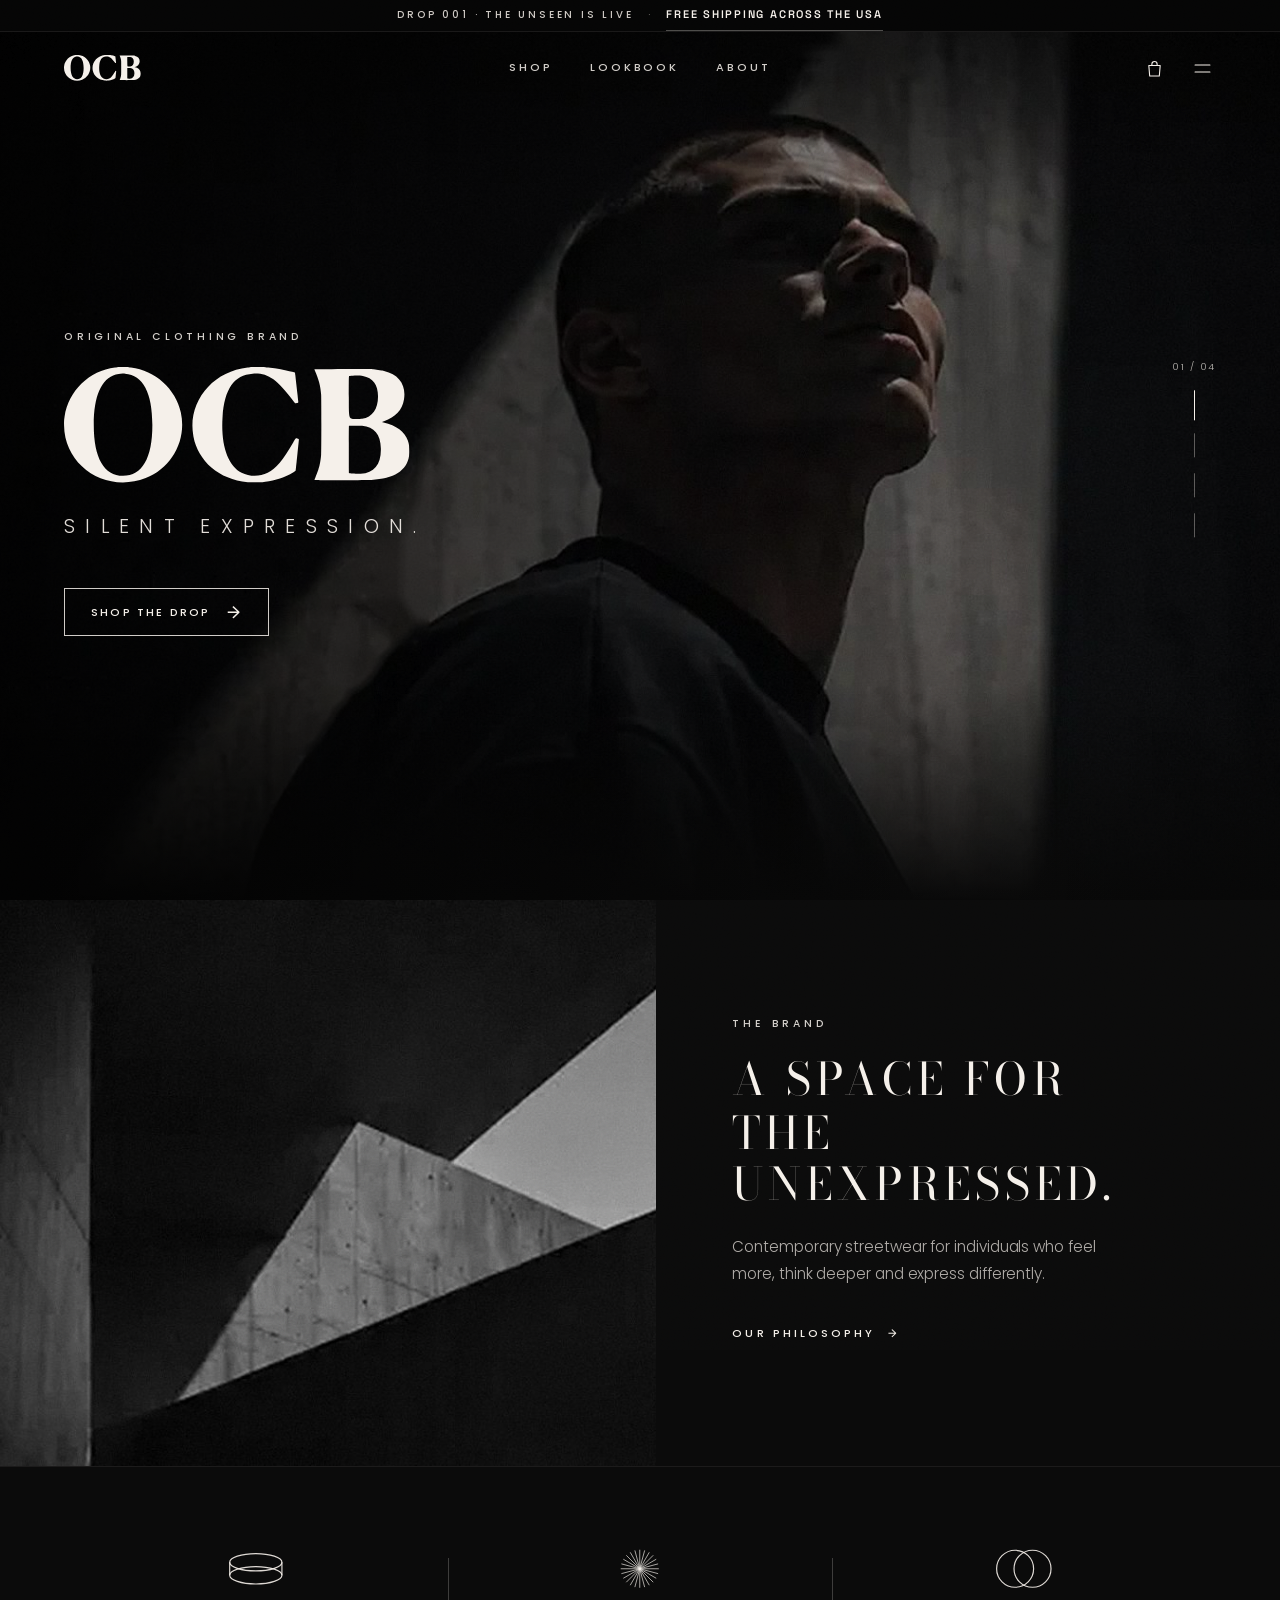
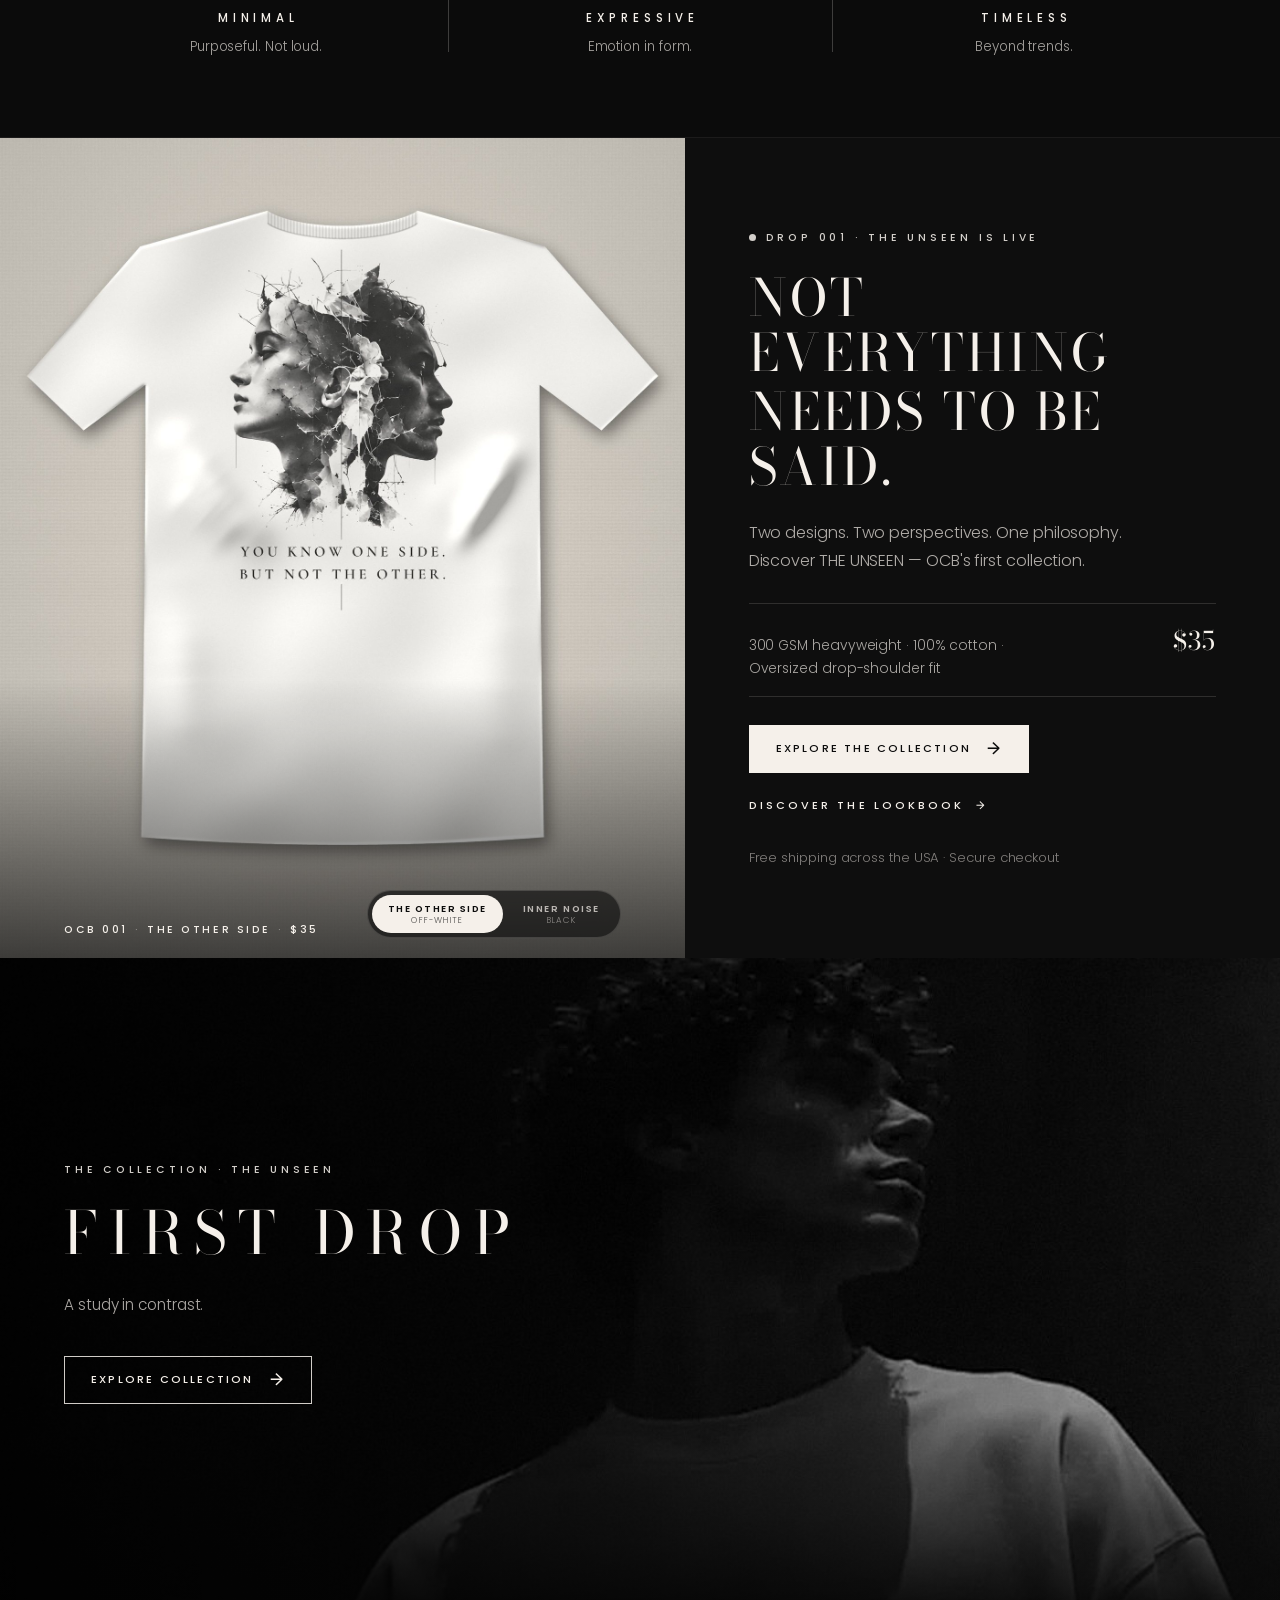
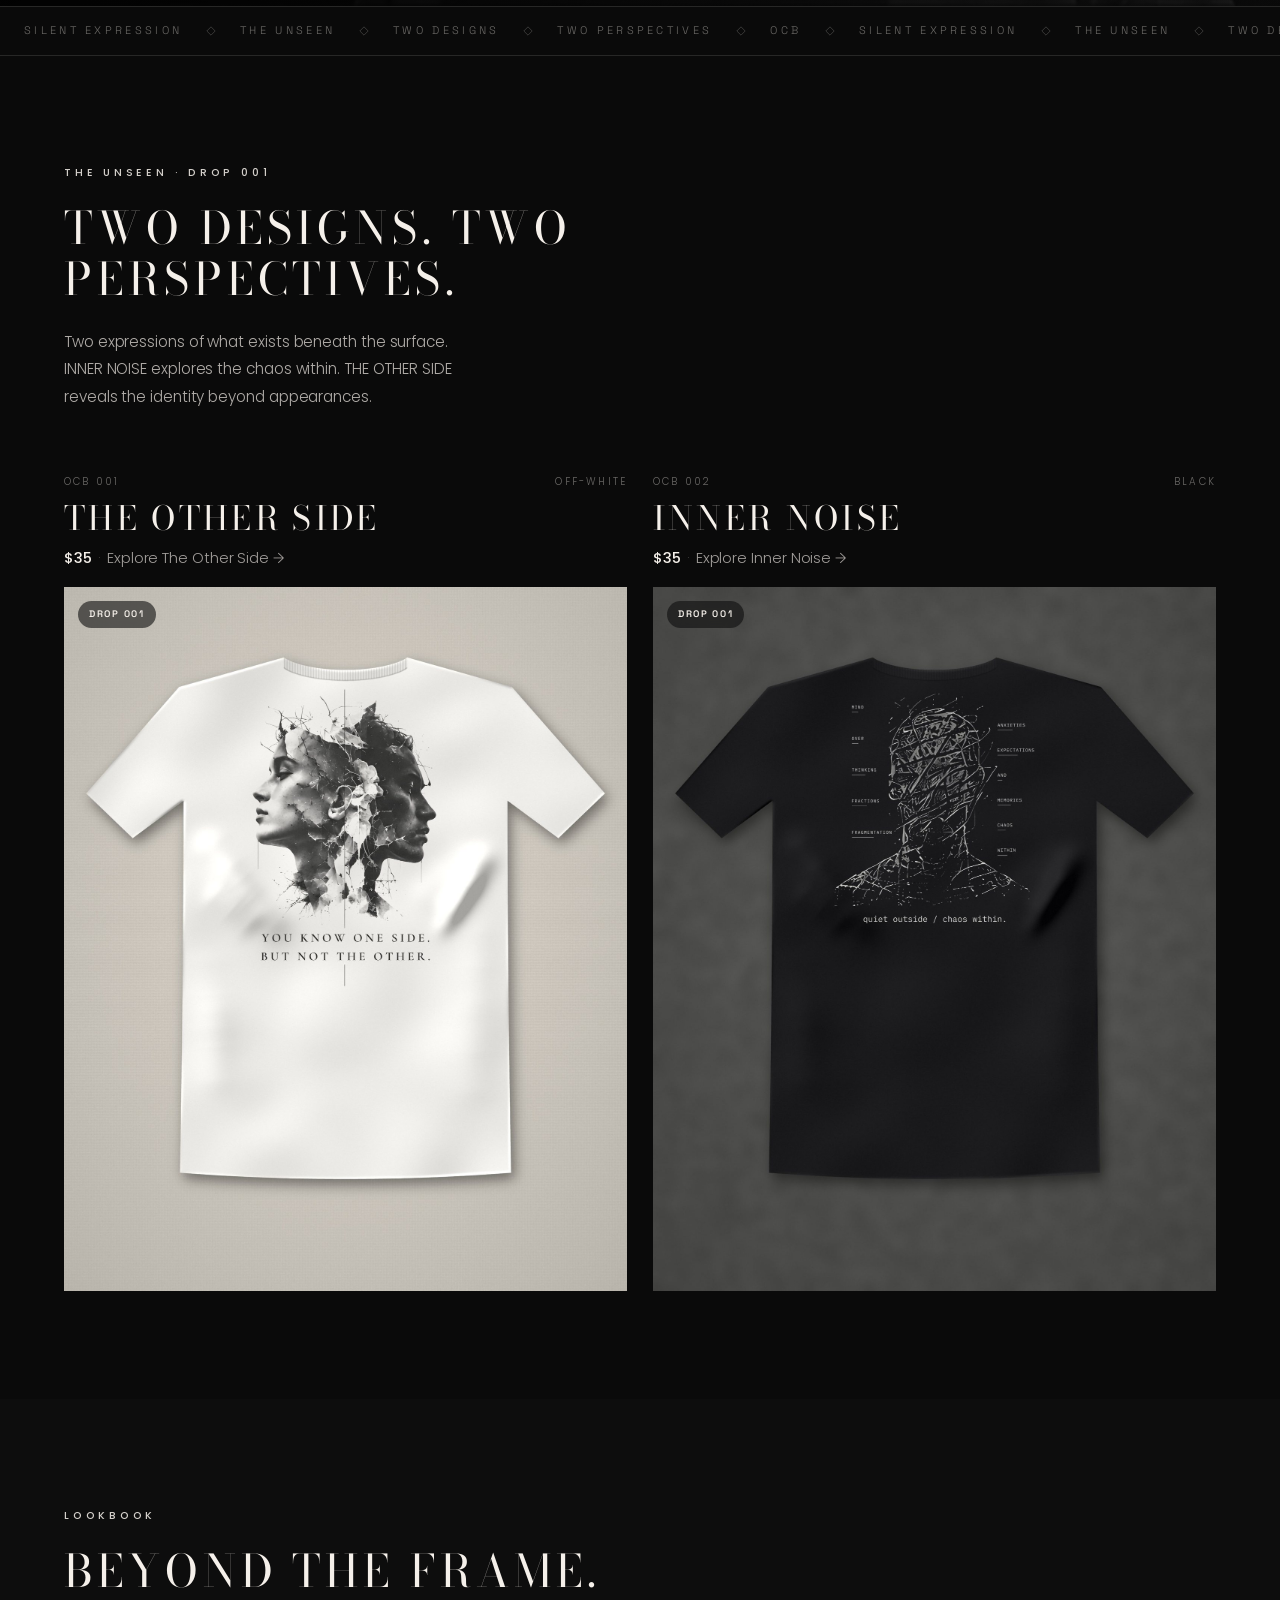
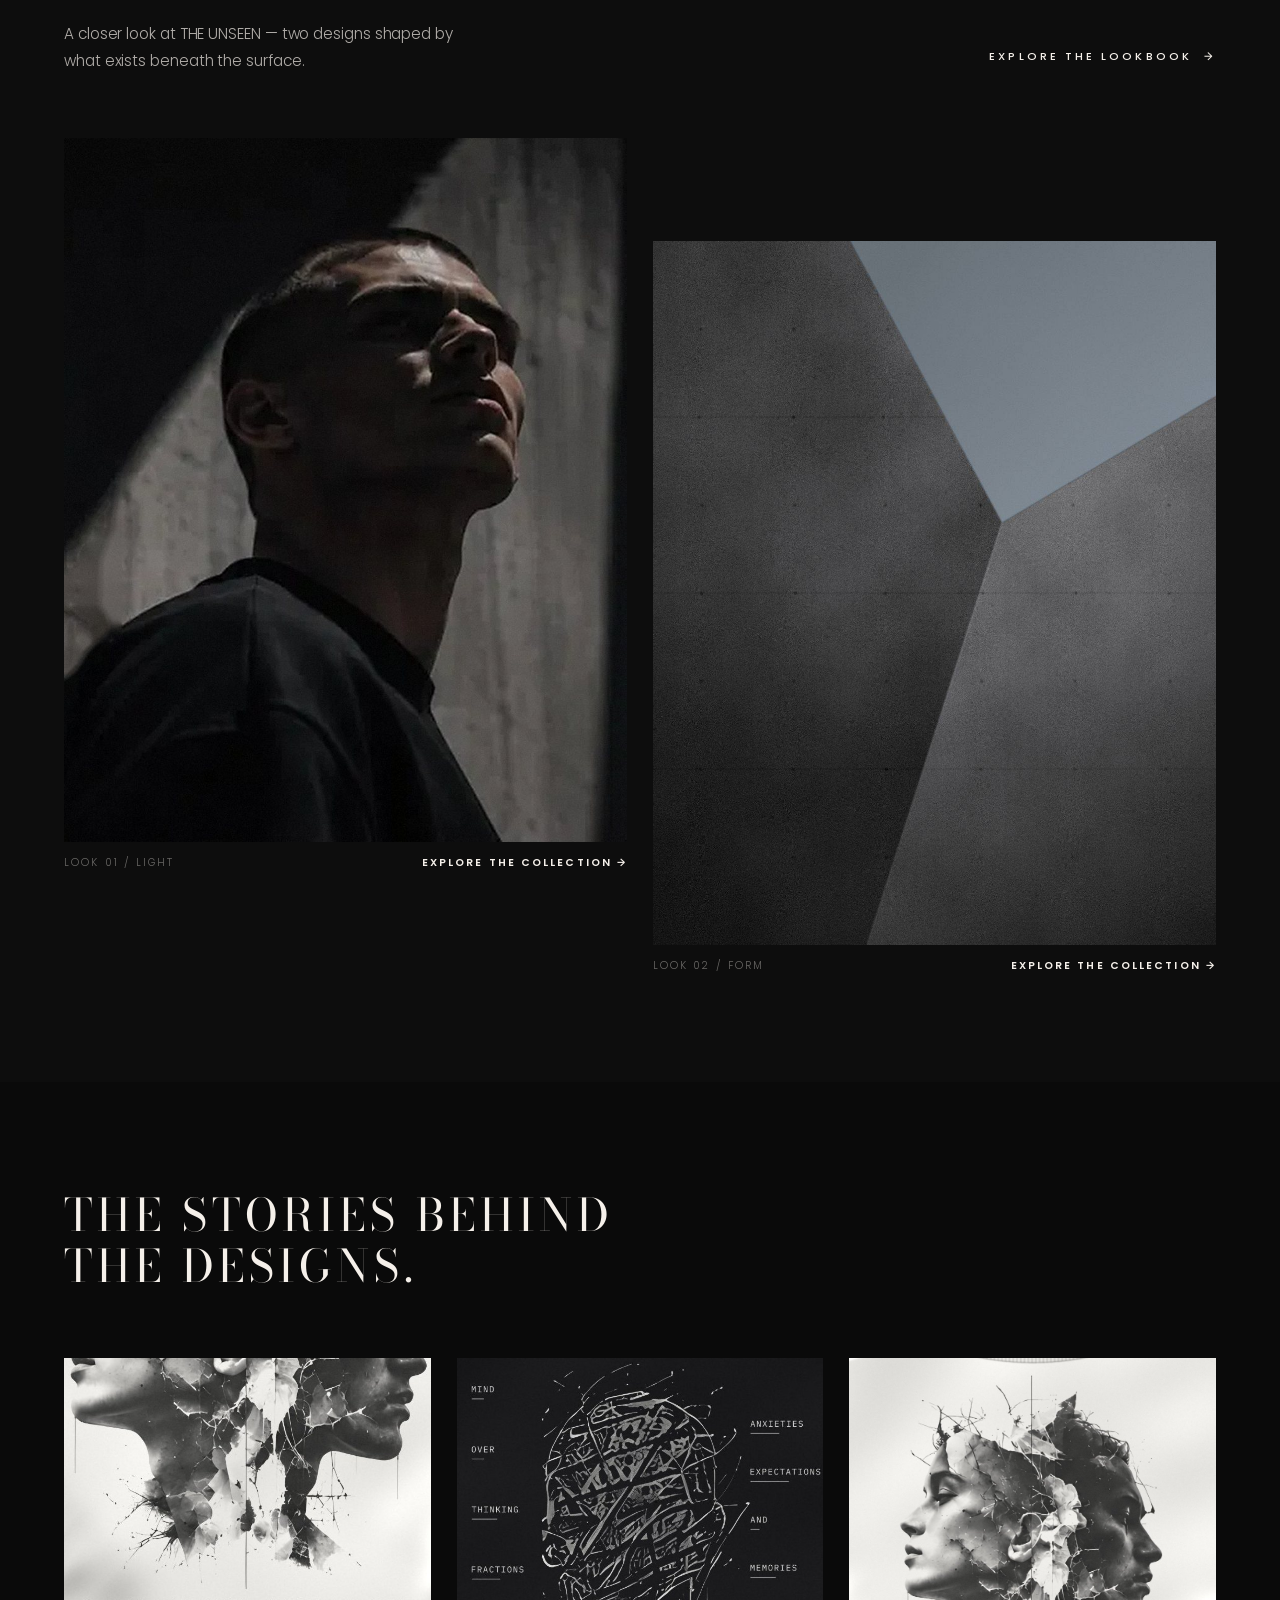
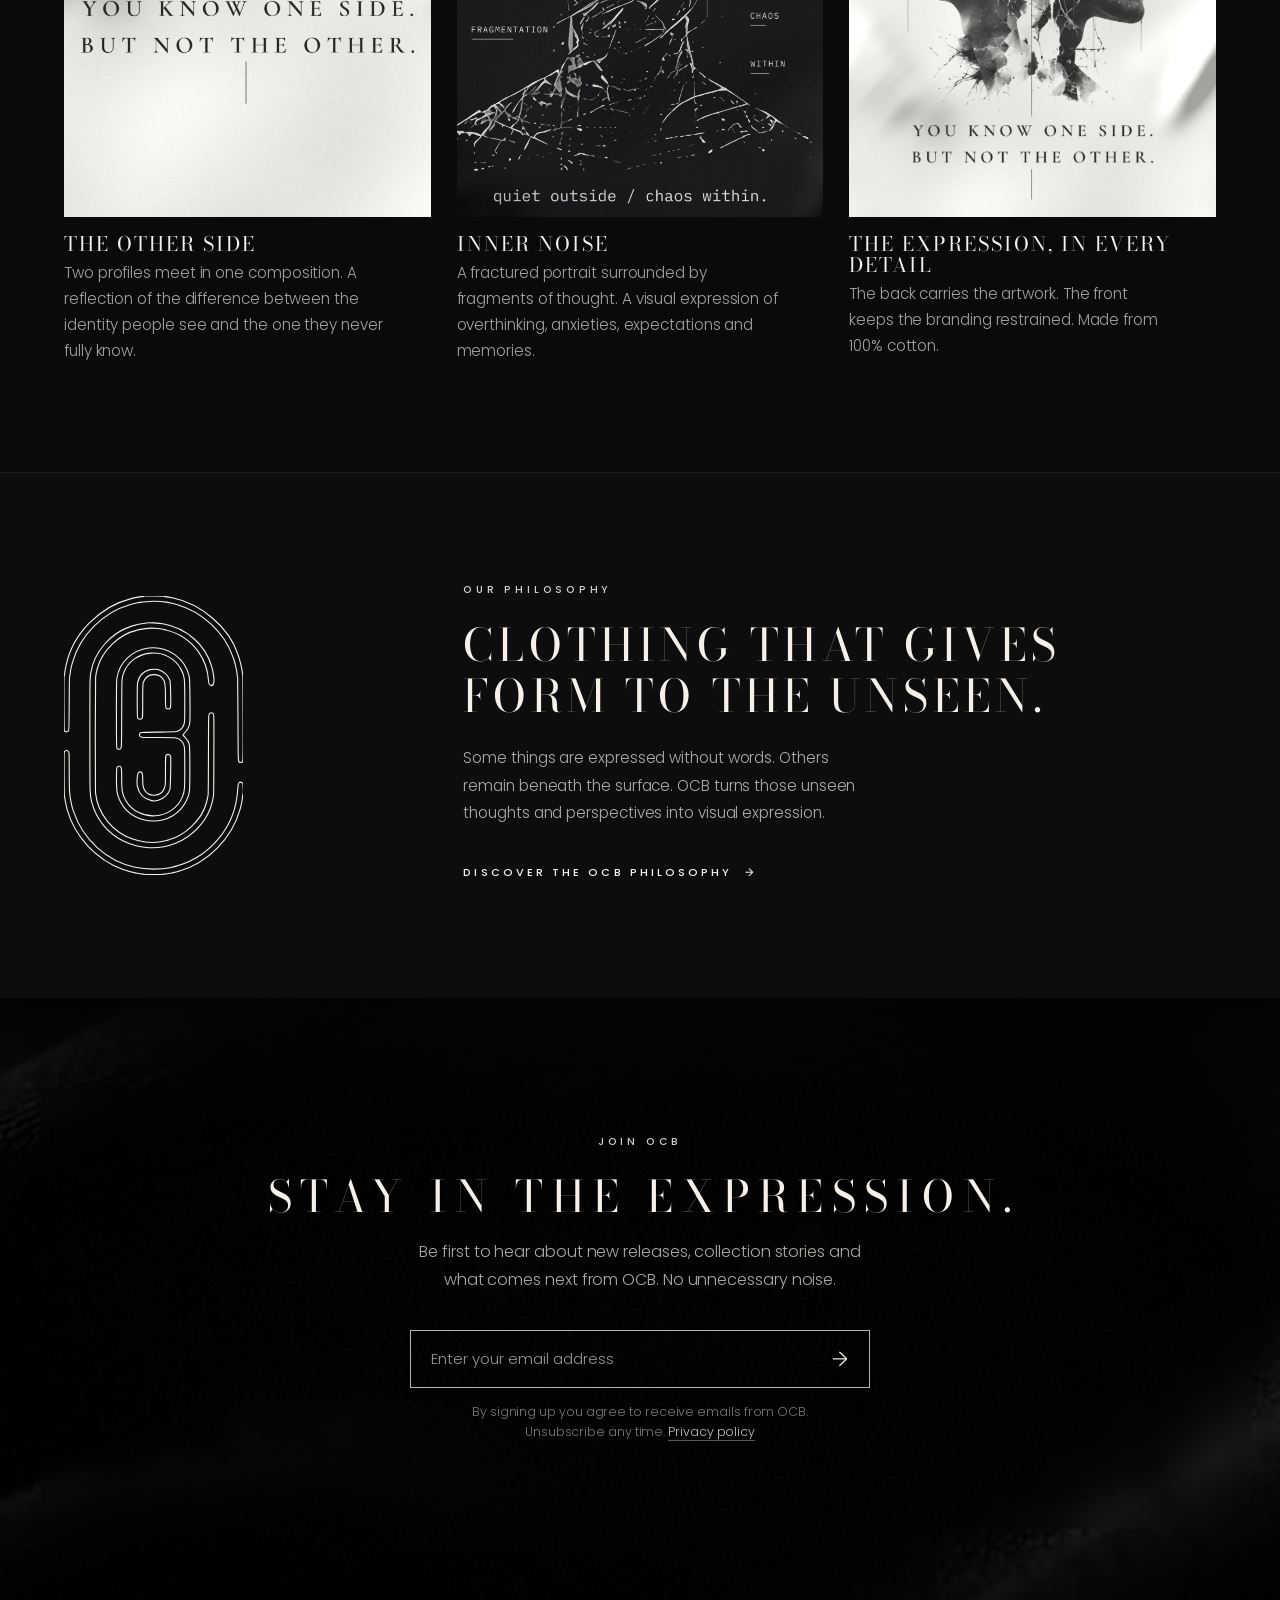
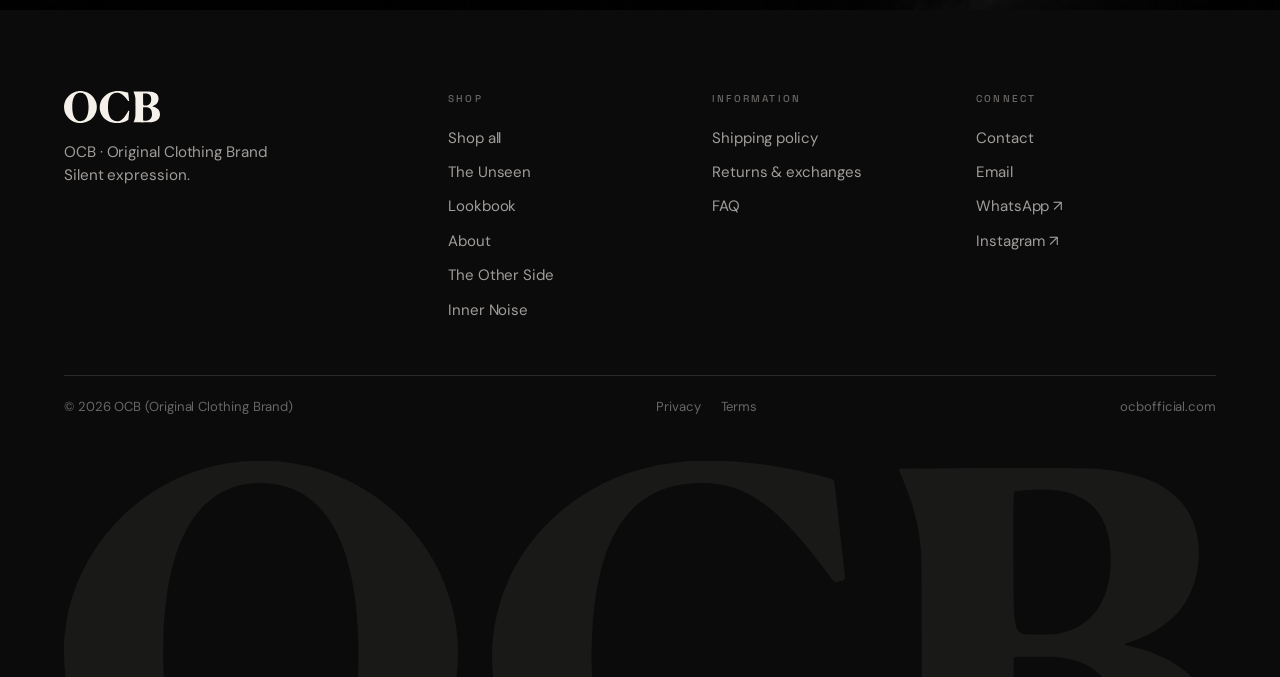
<file: index.html>
<!DOCTYPE html>
<!-- OCB store · version 4 -->
<html lang="en">
<head>
<meta charset="utf-8">
<meta name="viewport" content="width=device-width, initial-scale=1, viewport-fit=cover">
<title>OCB — Original Clothing Brand</title>
<meta name="description" content="OCB — Original Clothing Brand. Silent expression. Drop 001 · THE UNSEEN is live: two designs, two perspectives, one philosophy.">
<meta name="theme-color" content="#0B0B0B">
<meta property="og:title" content="OCB — Original Clothing Brand">
<meta property="og:description" content="Silent expression. Drop 001 · THE UNSEEN is live.">
<meta property="og:type" content="website">
<meta property="og:url" content="https://ocbofficial.com/">
<meta property="og:image" content="https://ocbofficial.com/images/og.jpg">
<meta name="twitter:card" content="summary_large_image">

<!-- installable web app -->
<link rel="manifest" href="manifest.webmanifest?v=4">
<link rel="icon" type="image/png" href="icons/favicon-48.png">
<link rel="apple-touch-icon" href="icons/apple-touch-icon.png">
<meta name="mobile-web-app-capable" content="yes">
<meta name="apple-mobile-web-app-capable" content="yes">
<meta name="apple-mobile-web-app-status-bar-style" content="black-translucent">
<meta name="apple-mobile-web-app-title" content="OCB">

<link rel="preconnect" href="https://fonts.googleapis.com">
<link rel="preconnect" href="https://fonts.gstatic.com" crossorigin>
<link href="https://fonts.googleapis.com/css2?family=Bodoni+Moda:ital,opsz,wght@0,6..96,400;0,6..96,500;1,6..96,400&family=Poppins:wght@300;400;500;600&family=DM+Sans:ital,opsz,wght@0,9..40,300;0,9..40,400;0,9..40,500;1,9..40,400&family=Instrument+Sans:ital,wght@0,400;0,500;0,600;0,700;1,400&family=Space+Grotesk:wght@400;500;600;700&display=swap" rel="stylesheet">
<link rel="stylesheet" href="css/styles.css?v=4">
</head>
<body data-theme="dark">

<!-- ============ LOGO + ICON LIBRARY (vector, no image files) ============ -->
<svg width="0" height="0" style="position:absolute" aria-hidden="true" focusable="false">
  <defs>
    <symbol id="ocbMark" viewBox="0 0 724 1126">
      <g transform="translate(0,1126) scale(0.1,-0.1)"><path d="M3235 11251 c-6 -5 -39 -12 -75 -15 -65 -6 -158 -19 -215 -31 -117
-23 -150 -31 -230 -51 -1300 -328 -2377 -1439 -2636 -2719 -36 -180 -47 -245
-55 -335 -3 -36 -10 -69 -15 -74 -21 -23 -11 -2201 10 -2220 43 -39 129 -36
167 5 18 20 19 54 24 1088 3 586 9 1072 13 1079 5 7 13 50 18 95 5 45 13 107
19 137 5 30 12 71 15 90 3 19 10 51 15 70 5 19 14 58 20 85 7 28 15 61 20 75
4 14 13 45 20 70 304 1079 1231 2006 2310 2310 25 7 56 16 70 20 14 5 48 13
75 20 28 6 66 15 85 20 19 5 51 12 70 15 19 3 60 10 90 16 112 19 209 29 388
39 239 14 536 -2 752 -39 30 -6 71 -13 90 -16 19 -3 51 -10 70 -15 19 -5 58
-14 85 -20 28 -7 61 -15 75 -20 14 -4 45 -13 70 -20 991 -279 1901 -1127 2233
-2080 9 -25 26 -72 38 -105 12 -33 26 -75 30 -92 5 -18 14 -50 20 -70 6 -21
15 -55 20 -75 5 -21 14 -57 20 -80 24 -96 47 -231 57 -334 5 -44 13 -87 18
-95 5 -8 11 -689 14 -1697 6 -1880 -3 -1742 107 -1742 112 0 104 -147 99 1763
-2 1220 -6 1734 -15 1787 -28 185 -36 232 -60 340 -18 80 -29 125 -62 240 -6
19 -14 49 -18 65 -5 17 -18 57 -30 90 -13 33 -26 71 -30 85 -326 1040 -1477
2042 -2606 2271 -180 36 -245 47 -335 55 -36 3 -69 10 -74 15 -6 5 -178 9
-386 9 -208 0 -380 -4 -385 -9z M3379 10176 c-3 -3 -50 -10 -105 -16 -207 -20
-323 -46 -544 -117 -850 -276 -1517 -1044 -1651 -1898 -33 -218 -34 -257 -34
-2510 0 -2497 -3 -2400 75 -2705 364 -1436 1973 -2224 3390 -1660 730 290
1310 943 1479 1663 30 127 35 153 53 272 7 46 12 607 14 1668 4 1599 4 1599
-30 1633 -48 48 -101 48 -151 -1 -35 -35 -35 -35 -38 -1628 -3 -1109 -7 -1613
-15 -1662 -16 -97 -35 -184 -62 -280 -6 -22 -15 -53 -19 -70 -174 -638 -843
-1281 -1528 -1466 -18 -5 -50 -14 -70 -19 -353 -97 -800 -98 -1163 -3 -97 26
-114 31 -175 51 -838 279 -1448 1030 -1532 1887 -14 143 -10 4545 4 4660 20
158 33 224 62 325 5 19 14 51 20 70 194 698 877 1345 1596 1512 22 5 58 13 80
19 196 47 573 70 760 46 108 -14 199 -28 235 -37 19 -5 58 -14 85 -21 508
-119 1001 -448 1306 -869 262 -362 393 -731 417 -1175 9 -165 32 -205 118
-205 108 0 134 193 69 525 -23 118 -28 143 -35 165 -4 14 -13 45 -20 70 -250
891 -1030 1577 -1980 1741 -148 25 -595 51 -611 35z M3420 9159 c-666 -82
-1187 -582 -1285 -1231 -23 -149 -22 -2765 0 -2808 25 -48 78 -63 139 -40 53
20 51 -48 57 1440 6 1526 1 1411 69 1605 362 1024 1836 1124 2337 160 138
-266 143 -313 143 -1312 0 -928 0 -927 -123 -1060 -140 -152 -110 -147 -940
-153 -793 -6 -767 -2 -767 -110 0 -109 -1 -109 791 -110 774 0 767 1 902 -135
136 -139 137 -141 137 -1058 0 -918 -5 -979 -92 -1192 -396 -963 -1765 -1055
-2293 -155 -142 243 -164 367 -165 918 0 440 -5 462 -105 462 -100 0 -105 -21
-105 -477 0 -556 23 -688 161 -952 553 -1057 2128 -1043 2658 24 146 295 146
297 146 1340 0 1071 6 1037 -207 1248 -88 88 -88 88 -13 159 124 116 194 249
216 416 22 166 6 1752 -19 1863 -171 756 -877 1254 -1642 1158z M3460 8285
c-244 -67 -433 -271 -486 -525 -22 -101 -20 -1389 1 -1430 32 -61 127 -71 176
-19 29 31 29 31 29 700 0 554 2 678 15 724 110 422 681 476 856 80 45 -102 49
-153 49 -622 0 -442 0 -442 23 -468 46 -54 150 -40 176 23 28 68 9 1027 -22
1107 -87 223 -233 356 -478 434 -46 15 -281 12 -339 -4z M37 4993 c-37 -26
-37 -26 -33 -887 2 -519 8 -889 14 -931 30 -207 64 -374 102 -510 6 -22 15
-53 19 -70 294 -1054 1172 -1993 2225 -2377 175 -64 371 -119 516 -147 30 -6
69 -13 85 -16 66 -14 154 -26 225 -31 41 -3 79 -10 84 -15 13 -12 679 -12 691
0 6 5 44 12 85 15 71 5 159 17 225 31 17 3 55 10 85 16 30 6 73 15 95 21 79
20 120 30 145 38 14 4 45 13 70 20 1134 318 2109 1309 2440 2480 7 25 16 56
20 70 4 14 13 52 20 85 7 33 16 71 20 85 5 14 11 45 15 70 4 25 11 70 16 100
5 30 12 87 15 125 3 39 10 74 15 80 30 31 9 440 -24 463 -122 82 -172 14 -187
-253 -86 -1577 -1201 -2867 -2745 -3176 -215 -43 -335 -53 -655 -53 -355 0
-471 11 -750 73 -1145 252 -2106 1122 -2482 2246 -39 116 -49 150 -68 225 -97
383 -108 528 -109 1473 -1 755 1 730 -61 762 -41 21 -69 18 -113 -12z M4129
4831 c-29 -29 -29 -29 -29 -610 0 -612 -1 -620 -48 -741 -137 -348 -652 -365
-815 -27 -55 114 -57 125 -57 385 0 291 -30 350 -152 303 -65 -25 -101 -406
-57 -598 69 -305 259 -490 567 -552 293 -60 618 136 739 446 26 66 51 1260 28
1351 -18 73 -121 98 -176 43z" fill="currentColor"/></g>
    </symbol>
    <symbol id="ocbWord" viewBox="0 0 2230 914">
      <g transform="translate(0,914) scale(0.1,-0.1)"><path d="M3435 9129 c-22 -4 -85 -13 -140 -20 -1656 -196 -3016 -1517 -3259
-3165 -36 -247 -38 -272 -34 -579 34 -2645 2738 -4386 5270 -3394 1698 666
2657 2459 2267 4239 -333 1522 -1659 2714 -3224 2900 -55 6 -119 16 -142 21
-51 11 -682 10 -738 -2z m506 -420 c1158 -91 1760 -1225 1760 -3312 0 -2136
-659 -3276 -1892 -3277 -1225 -1 -1889 1154 -1889 3285 0 1856 489 2975 1420
3247 125 36 225 51 446 67 11 0 81 -4 155 -10z M12005 9130 c-22 -4 -89 -13
-150 -20 -2287 -245 -3889 -2237 -3515 -4372 5 -32 14 -82 19 -112 124 -717
564 -1468 1151 -1967 636 -539 1381 -841 2350 -951 154 -17 796 -17 940 0 58
7 143 17 190 23 630 78 1292 298 1792 596 165 98 164 98 172 175 4 35 11 101
16 148 5 47 14 132 20 190 6 58 15 143 20 190 5 47 14 132 20 190 6 58 15 147
20 198 6 50 14 134 20 185 5 50 14 139 20 197 20 189 41 392 61 574 14 129 18
123 -100 150 -106 24 -89 41 -251 -241 -670 -1164 -1115 -1694 -1656 -1970
-516 -264 -1170 -263 -1684 3 -895 464 -1347 1780 -1230 3585 118 1827 743
2729 1945 2808 952 63 1542 -329 2600 -1730 158 -209 141 -197 242 -169 110
31 109 28 94 152 -17 147 -28 248 -41 363 -6 55 -15 136 -20 180 -5 44 -14
125 -20 180 -14 125 -28 257 -40 360 -5 44 -14 125 -20 180 -6 55 -15 136 -20
180 -5 44 -14 125 -20 180 -24 217 -9 193 -135 228 -317 89 -725 177 -1100
237 -110 18 -368 48 -510 60 -77 6 -173 16 -213 21 -88 11 -910 10 -967 -1z
M17278 9001 c-608 -3 -1110 -9 -1114 -13 -4 -4 3 -31 15 -60 276 -650 366
-990 413 -1558 19 -222 19 -3677 0 -3895 -22 -267 -53 -478 -98 -665 -18 -74
-71 -263 -84 -300 -79 -223 -125 -343 -182 -479 -38 -91 -66 -171 -64 -178 7
-16 3314 -19 3666 -3 1465 67 2299 598 2440 1555 7 44 16 99 21 122 39 181 -8
600 -97 853 -205 590 -746 995 -1576 1180 -124 27 -124 29 30 80 743 247 1183
723 1291 1395 152 946 -318 1624 -1284 1850 -38 9 -88 20 -110 25 -65 16 -262
47 -370 59 -55 6 -143 16 -195 22 -116 14 -1168 17 -2702 10z m2005 -436 c652
-117 980 -558 981 -1320 1 -817 -365 -1334 -1026 -1450 -63 -11 -175 -15 -470
-15 -388 0 -388 0 -388 1384 0 1384 0 1384 28 1390 23 4 190 19 347 30 110 8
443 -4 528 -19z m-48 -3224 c785 -66 1191 -556 1212 -1461 23 -1009 -418
-1562 -1300 -1630 -201 -16 -706 14 -755 44 -13 8 -18 3036 -5 3049 10 10 722
8 848 -2z M986 799 c-464 -77 -398 -781 74 -782 481 -2 539 706 63 783 -65 11
-68 11 -137 -1z m212 -93 c234 -123 230 -486 -6 -594 -346 -158 -618 348 -308
571 71 50 239 63 314 23z M3724 800 c-470 -70 -410 -780 66 -784 248 -3 285
29 285 244 0 175 0 175 -125 175 -125 0 -125 0 -128 -27 -4 -32 8 -37 108 -40
65 -3 65 -3 68 -120 3 -150 0 -153 -188 -153 -220 0 -325 102 -325 315 0 270
268 416 486 264 40 -27 40 -27 66 -1 66 65 -147 152 -313 127z M9064 800
c-422 -64 -425 -699 -3 -780 157 -31 399 79 333 151 -24 26 -44 23 -78 -11
-158 -162 -438 -54 -487 188 -57 278 264 502 469 327 36 -32 43 -34 61 -23
101 63 -122 175 -295 148z M10966 800 c-202 -36 -332 -215 -312 -432 46 -500
766 -465 770 37 2 266 -200 440 -458 395z m212 -94 c231 -121 231 -475 -1
-590 -352 -176 -623 333 -305 573 59 44 236 54 306 17z M15900 800 c-197 -33
-320 -183 -320 -390 0 -295 260 -466 566 -372 107 33 105 29 102 228 -3 169
-3 169 -122 172 -89 2 -121 -1 -128 -10 -24 -38 10 -58 98 -58 74 0 74 0 74
-120 0 -152 0 -152 -165 -158 -230 -9 -352 110 -343 333 10 276 276 398 510
233 20 -14 58 13 58 42 0 59 -207 121 -330 100z M1927 776 c-40 -41 -22 -746
19 -746 40 0 44 18 44 178 0 179 1 182 70 182 57 0 52 6 169 -192 93 -158 113
-178 155 -162 24 9 23 11 -79 180 -102 169 -104 172 -77 180 195 60 219 293
37 369 -62 26 -315 34 -338 11z m306 -80 c73 -30 95 -131 42 -186 -39 -41 -83
-52 -190 -48 -90 3 -90 3 -93 112 -1 61 0 116 2 123 7 18 195 18 239 -1z
M2873 783 c-21 -8 -18 -739 2 -747 64 -24 65 -16 65 374 0 374 -4 400 -53 379
-1 0 -8 -3 -14 -6z M4608 779 c-29 -16 -27 -723 1 -739 59 -31 61 -18 61 370
0 388 -3 404 -62 369z M5193 783 c-21 -8 -18 -739 2 -747 62 -23 65 -10 65
314 0 174 4 300 9 300 5 0 104 -137 221 -304 222 -320 231 -330 290 -311 28 9
32 738 4 749 -52 20 -54 8 -54 -314 0 -313 -3 -331 -41 -277 -9 12 -98 141
-200 287 -226 326 -230 330 -296 303z M6559 783 c-9 -2 -31 -39 -49 -81 -49
-112 -128 -294 -209 -480 -80 -183 -79 -178 -49 -185 36 -10 55 9 88 90 46
112 26 104 243 101 191 -3 191 -3 230 -95 40 -94 60 -113 102 -97 21 8 17 25
-39 156 -24 57 -67 159 -96 228 -29 69 -72 171 -96 228 -24 57 -44 107 -44
113 0 5 -12 14 -26 19 -26 10 -29 10 -55 3z m40 -131 c30 -56 140 -335 135
-343 -6 -11 -301 -12 -308 -1 -6 10 144 362 155 362 4 0 13 -8 18 -18z M7373
783 c-22 -8 -18 -739 3 -747 24 -9 377 -7 392 3 8 4 12 19 10 32 -3 24 -3 24
-168 29 -165 5 -165 5 -168 338 -2 344 -7 372 -55 351 -1 0 -8 -3 -14 -6z
M9866 774 c-24 -23 -24 -705 0 -728 13 -13 46 -16 202 -16 199 0 216 4 210 41
-3 24 -3 24 -173 29 -170 5 -170 5 -173 335 -2 296 -4 331 -19 343 -22 16 -28
15 -47 -4z M11823 780 c-80 -32 -8 -70 133 -70 104 0 104 0 106 -332 3 -333 3
-333 38 -333 35 0 35 0 38 333 2 332 2 332 106 332 118 0 156 10 156 40 0 13
-10 24 -26 30 -32 13 -521 12 -551 0z M12833 783 c-21 -8 -18 -739 2 -747 56
-21 64 2 67 181 3 168 3 168 198 168 195 0 195 0 198 -168 2 -168 2 -168 27
-177 56 -21 55 -30 55 370 0 400 1 391 -55 370 -25 -10 -25 -10 -25 -165 0
-155 0 -155 -200 -155 -200 0 -200 0 -200 155 0 155 -11 192 -53 174 -1 0 -8
-3 -14 -6z M13913 783 c-21 -8 -18 -739 2 -747 64 -24 65 -16 65 374 0 374 -4
400 -53 379 -1 0 -8 -3 -14 -6z M14508 779 c-29 -16 -27 -723 1 -739 58 -30
61 -13 61 317 0 204 3 294 11 291 5 -2 104 -138 218 -303 219 -315 233 -331
287 -306 34 15 39 722 5 741 -58 30 -61 13 -61 -315 0 -232 -3 -293 -12 -289
-7 2 -105 138 -218 300 -218 316 -237 336 -292 303z M17373 784 c-30 -13 -17
-743 13 -750 65 -16 299 1 349 27 138 69 159 270 36 341 -48 27 -49 32 -15 54
103 68 76 258 -46 311 -36 15 -311 29 -337 17z m303 -90 c86 -41 84 -168 -3
-209 -24 -12 -58 -15 -135 -13 -103 3 -103 3 -106 107 -1 58 0 111 2 118 8 20
198 18 242 -3z m8 -318 c107 -45 115 -199 14 -252 -26 -14 -59 -18 -148 -18
-115 -1 -115 -1 -118 128 -1 72 0 136 2 143 8 19 205 18 250 -1z M18353 784
c-21 -9 -18 -740 2 -748 56 -21 64 2 67 181 3 168 3 168 55 171 62 4 60 6 187
-212 79 -135 100 -156 140 -140 25 10 22 16 -80 185 -100 165 -102 173 -57
182 170 34 190 275 30 356 -46 23 -307 42 -344 25z m315 -94 c142 -87 50 -230
-148 -230 -100 0 -100 0 -100 125 0 125 0 125 108 125 90 0 112 -3 140 -20z
M19525 780 c-15 -5 -47 -67 -110 -211 -49 -112 -115 -265 -148 -339 -83 -191
-79 -178 -58 -189 38 -21 58 -2 96 89 45 107 27 100 245 100 202 0 184 8 230
-103 35 -85 58 -106 96 -88 23 10 23 10 -7 83 -70 164 -111 263 -150 356 -23
53 -59 140 -80 192 -22 52 -43 97 -47 101 -14 13 -47 17 -67 9z m104 -285 c88
-210 95 -195 -90 -195 -178 0 -169 -20 -81 186 97 230 80 229 171 9z M20333
783 c-21 -8 -18 -739 2 -747 62 -24 65 -10 65 315 0 229 3 300 12 297 7 -3
105 -139 220 -303 202 -292 220 -313 265 -314 52 -2 53 2 53 379 0 388 -2 401
-61 370 -18 -10 -19 -24 -19 -310 0 -233 -3 -300 -12 -300 -7 0 -105 134 -218
296 -232 335 -241 344 -307 317z M21468 780 c-31 -19 -27 -724 4 -741 39 -21
321 -6 390 21 305 115 302 593 -4 700 -74 25 -358 40 -390 20z m377 -98 c276
-126 207 -519 -100 -572 -210 -36 -210 -37 -213 298 -2 304 -2 304 130 300
112 -3 141 -7 183 -26z" fill="currentColor"/></g>
    </symbol>
    <symbol id="i-diamond" viewBox="0 0 24 24"><path d="M12 2 22 12 12 22 2 12Z" fill="none" stroke="currentColor" stroke-width="1.6"/></symbol>
    <symbol id="i-arrow" viewBox="0 0 24 24"><path d="M3 12h17M14 5l7 7-7 7" fill="none" stroke="currentColor" stroke-width="1.7" stroke-linecap="round" stroke-linejoin="round"/></symbol>
    <symbol id="i-left" viewBox="0 0 24 24"><path d="M15 5l-7 7 7 7" fill="none" stroke="currentColor" stroke-width="1.8" stroke-linecap="round" stroke-linejoin="round"/></symbol>
    <symbol id="i-right" viewBox="0 0 24 24"><path d="M9 5l7 7-7 7" fill="none" stroke="currentColor" stroke-width="1.8" stroke-linecap="round" stroke-linejoin="round"/></symbol>
    <symbol id="i-x" viewBox="0 0 24 24"><path d="M5 5l14 14M19 5 5 19" fill="none" stroke="currentColor" stroke-width="1.7" stroke-linecap="round"/></symbol>
    <symbol id="i-bag" viewBox="0 0 24 24"><path d="M5 8h14l-1 12.5H6L5 8Z"/><path d="M9 8V6.5a3 3 0 0 1 6 0V8"/></symbol>
    <symbol id="i-user" viewBox="0 0 24 24"><circle cx="12" cy="8.5" r="3.7"/><path d="M4.5 20.5c1.2-3.6 4-5.3 7.5-5.3s6.3 1.7 7.5 5.3"/></symbol>
    <symbol id="i-menu" viewBox="0 0 24 24"><path d="M4 8.5h16M4 15.5h16"/></symbol>
    <symbol id="i-truck" viewBox="0 0 24 24"><path d="M2.5 6.5h11v10h-11zM13.5 10h4.2l3.3 3.4v3.1h-7.5"/><circle cx="7" cy="17.5" r="1.8"/><circle cx="17" cy="17.5" r="1.8"/></symbol>
    <symbol id="i-return" viewBox="0 0 24 24"><path d="M4 9h11a5 5 0 0 1 0 10H8"/><path d="M8 5 4 9l4 4"/></symbol>
    <symbol id="i-lock" viewBox="0 0 24 24"><rect x="5" y="10.5" width="14" height="10" rx="2"/><path d="M8.5 10.5V8a3.5 3.5 0 0 1 7 0v2.5"/></symbol>
    <symbol id="i-mail" viewBox="0 0 24 24"><rect x="3" y="5.5" width="18" height="13" rx="2"/><path d="m4 7.5 8 6 8-6"/></symbol>
    <symbol id="i-card" viewBox="0 0 24 24"><rect x="2.5" y="5.5" width="19" height="13" rx="2.2"/><path d="M2.5 10h19M6.5 15h4"/></symbol>
    <symbol id="i-info" viewBox="0 0 24 24"><circle cx="12" cy="12" r="9"/><path d="M12 11v5.5M12 7.6v.2"/></symbol>
    <symbol id="i-phone" viewBox="0 0 24 24"><rect x="6.5" y="2.5" width="11" height="19" rx="2.6"/><path d="M10.5 18.5h3"/></symbol>
    <symbol id="i-share" viewBox="0 0 24 24"><path d="M12 15V3.5M8 7l4-4 4 4"/><path d="M7.5 10.5H6a1.5 1.5 0 0 0-1.5 1.5v7A1.5 1.5 0 0 0 6 20.5h12a1.5 1.5 0 0 0 1.5-1.5v-7a1.5 1.5 0 0 0-1.5-1.5h-1.5"/></symbol>
    <symbol id="i-plus" viewBox="0 0 24 24"><rect x="3.5" y="3.5" width="17" height="17" rx="4"/><path d="M12 8v8M8 12h8"/></symbol>
    <symbol id="i-dots" viewBox="0 0 24 24"><circle cx="12" cy="5" r="1.2" fill="currentColor"/><circle cx="12" cy="12" r="1.2" fill="currentColor"/><circle cx="12" cy="19" r="1.2" fill="currentColor"/></symbol>
    <symbol id="i-install" viewBox="0 0 24 24"><path d="M12 3.5V15M7.5 10.5 12 15l4.5-4.5"/><path d="M4.5 16.5v2a2 2 0 0 0 2 2h11a2 2 0 0 0 2-2v-2"/></symbol>
    <symbol id="i-desktop" viewBox="0 0 24 24"><rect x="3" y="4.5" width="18" height="12" rx="1.8"/><path d="M8.5 20.5h7M12 16.5v4M12 7.5v5M9.8 10.5 12 12.7l2.2-2.2"/></symbol>
    <symbol id="i-bag2" viewBox="0 0 24 24"><path d="M5.5 8.5h13l-1 12h-11l-1-12Z"/><path d="M9 8.5V7a3 3 0 0 1 6 0v1.5"/></symbol>
    <symbol id="i-burger" viewBox="0 0 24 24"><path d="M3.5 8h17M3.5 16h17"/></symbol>
    <symbol id="p-minimal" viewBox="0 0 64 40"><ellipse cx="32" cy="14" rx="24" ry="8"/><ellipse cx="32" cy="26" rx="24" ry="8"/><path d="M8 14v12M56 14v12"/></symbol>
    <symbol id="p-expressive" viewBox="0 0 64 64"><g><path d="M32 32 L60.0 32.0"/><path d="M32 32 L59.0 39.2"/><path d="M32 32 L56.2 46.0"/><path d="M32 32 L51.8 51.8"/><path d="M32 32 L46.0 56.2"/><path d="M32 32 L39.2 59.0"/><path d="M32 32 L32.0 60.0"/><path d="M32 32 L24.8 59.0"/><path d="M32 32 L18.0 56.2"/><path d="M32 32 L12.2 51.8"/><path d="M32 32 L7.8 46.0"/><path d="M32 32 L5.0 39.2"/><path d="M32 32 L4.0 32.0"/><path d="M32 32 L5.0 24.8"/><path d="M32 32 L7.8 18.0"/><path d="M32 32 L12.2 12.2"/><path d="M32 32 L18.0 7.8"/><path d="M32 32 L24.8 5.0"/><path d="M32 32 L32.0 4.0"/><path d="M32 32 L39.2 5.0"/><path d="M32 32 L46.0 7.8"/><path d="M32 32 L51.8 12.2"/><path d="M32 32 L56.2 18.0"/><path d="M32 32 L59.0 24.8"/></g></symbol>
    <symbol id="p-timeless" viewBox="0 0 64 40"><circle cx="24" cy="20" r="17"/><circle cx="40" cy="20" r="17"/></symbol>
    <symbol id="i-check" viewBox="0 0 24 24"><path d="m5 12.5 4.5 4.5L19 7.5"/></symbol>
    <symbol id="i-wa" viewBox="0 0 24 24"><path d="M3.6 20.4 4.9 16a8.5 8.5 0 1 1 3.2 3.1l-4.5 1.300Z"/><path d="M9.2 8.300c-.4 1.200.3 2.800 1.700 4.200 1.400 1.400 3 2.100 4.200 1.700l.8-1.300-1.700-1-.8.700c-.9-.4-1.700-1.200-2.100-2.100l.7-.8-1-1.700-1.800.300Z"/></symbol>
  </defs>
</svg>

<div class="grain" aria-hidden="true"></div>
<div class="cursor" aria-hidden="true"><b>View</b></div>
<div class="cursor-dot" aria-hidden="true"></div>

<div class="loader" id="loader" role="status" aria-label="Loading">
  <div class="loader__mark" id="loaderMark"></div>
  <div class="loader__bar"><i id="loaderBar"></i></div>
</div>
<div class="curtain" id="curtain" aria-hidden="true"><svg viewBox="0 0 724 1126"><use href="#ocbMark"/></svg></div>

<a class="skip" href="#main">Skip to content</a>

<!-- ============ HEADER ============
     Menu links: change the words freely. Keep the href values:
     #/shop  #/lookbook  #/about  #/faq  #/contact -->
<header class="head" id="head">
  <div class="strip" id="strip" hidden></div>
  <div class="nav">
    <a class="nav__logo" href="#/" aria-label="OCB, Original Clothing Brand. Home">
      <svg class="w" viewBox="0 0 2230 760" aria-hidden="true"><use href="#ocbWord" width="2230" height="914"/></svg>
    </a>
    <nav class="nav__mid" id="navMid" aria-label="Main">
      <a href="#/shop" data-spy="shop">Shop</a>
      <a href="#/lookbook" data-spy="lookbook">Lookbook</a>
      <a href="#/about" data-spy="about">About</a>
    </nav>
    <div class="nav__right">
      <button class="nav__btn nav__icon" id="btnAccount" aria-label="Account" hidden><svg class="icon" viewBox="0 0 24 24" aria-hidden="true"><use href="#i-user"/></svg></button>
      <button class="nav__btn nav__icon" id="btnCart" aria-label="Open bag"><svg class="icon" viewBox="0 0 24 24" aria-hidden="true"><use href="#i-bag2"/></svg><span class="nav__count" id="cartCount" aria-hidden="true">0</span></button>
      <button class="nav__btn nav__icon" id="btnMenu" aria-label="Open menu" aria-expanded="false"><svg class="icon" viewBox="0 0 24 24" aria-hidden="true"><use href="#i-burger"/></svg></button>
    </div>
  </div>
</header>

<!-- full-screen menu -->
<div class="menu" id="menu" data-theme="dark" role="dialog" aria-modal="true" aria-label="Menu">
  <div class="menu__top">
    <svg class="menu__word" viewBox="0 0 2230 760" aria-hidden="true"><use href="#ocbWord" width="2230" height="914"/></svg>
    <button class="nav__btn menu__close" id="menuClose" aria-label="Close menu">Close <span aria-hidden="true">✕</span></button>
  </div>
  <nav class="menu__links" aria-label="Main">
    <a href="#/">Home</a>
    <a href="#/shop">Shop</a>
    <a href="#/lookbook">Lookbook</a>
    <a href="#/about">About</a>
    <a href="#/contact">Contact</a>
  </nav>
  <div class="menu__small" id="menuSmall"></div>
  <p class="menu__tag" id="menuTag"></p>
</div>

<!-- ============ HOME ============ -->
<main id="main">
<div class="view home" id="vHome" data-theme="dark">

  <!-- 1 · Opening: films behind the OCB mark -->
  <section class="hx" id="top" aria-label="OCB">
    <div class="hx__media" id="hxMedia" aria-hidden="true"></div>
    <div class="hx__shade" aria-hidden="true"></div>
    <div class="wrap hx__inner">
      <p class="eyebrow hx__fade" id="hxEyebrow"></p>
      <h1 class="hx__logo"><span class="sr">OCB</span><svg viewBox="0 0 2230 760" aria-hidden="true"><use href="#ocbWord" width="2230" height="914"/></svg></h1>
      <p class="hx__tag hx__fade" id="hxTag"></p>
      <a class="obtn hx__fade" id="hxBtn" href="#/shop"><span id="hxBtnText"></span> <span class="arr" aria-hidden="true">→</span></a>
    </div>
    <div class="hx__count" id="hxCount" aria-label="Choose a film"></div>
  </section>

  <!-- 2 · The brand -->
  <section class="story" id="story">
    <div class="story__img" data-rv><img id="storyImg" alt="" loading="lazy" decoding="async"></div>
    <div class="story__text" id="storyText"></div>
  </section>

  <!-- 3 · Three pillars -->
  <section class="pillars" id="pillars"><div class="wrap pillars__row" id="pillarRow"></div></section>

  <!-- 4 · The drop: product feature with the switcher -->
  <section class="feat" id="feat">
    <div class="feat__media" id="heroMedia"></div>
    <div class="feat__text">
      <p class="eyebrow" id="heroLabel" data-rv></p>
      <h2 class="serif feat__title" id="heroTitle"></h2>
      <p class="feat__sub" id="heroSub" data-rv></p>
      <div class="feat__buy" data-rv>
        <p class="feat__spec" id="heroSpec"></p>
        <p class="feat__price" id="heroPrice"></p>
      </div>
      <div class="feat__cta" data-rv>
        <a href="#/shop" class="obtn obtn--fill"><span id="heroBtn"></span> <span class="arr" aria-hidden="true">→</span></a>
        <a href="#/lookbook" class="tlink" id="heroLook"></a>
      </div>
      <p class="feat__note" id="heroNote" data-rv></p>
    </div>
  </section>

  <!-- 5 · The collection banner -->
  <section class="coll" id="coll">
    <div class="coll__bg" id="collBg" aria-hidden="true"></div>
    <div class="wrap coll__inner" id="collText"></div>
  </section>

  <div class="marquee" aria-hidden="true"><div class="marquee__row" id="marquee"></div></div>

  <!-- 6 · The products -->
  <section class="prods" id="sides">
    <div class="wrap">
      <div class="shead" id="sidesHead"></div>
      <div class="cards" id="sidesGrid"></div>
    </div>
  </section>

  <!-- 7 · Lookbook teaser (uses the films) -->
  <section class="look2" id="look">
    <div class="wrap">
      <div class="shead shead--row" id="lookHead"></div>
      <div class="looks" id="lookGrid"></div>
    </div>
  </section>

  <!-- 8 · The stories behind the designs -->
  <section class="stories" id="details">
    <div class="wrap">
      <div class="shead" id="detailHead"></div>
      <div class="details" id="detailGrid"></div>
    </div>
  </section>

  <!-- 9 · Our philosophy -->
  <section class="philo2" id="note">
    <div class="wrap philo2__grid">
      <div class="philo2__mark" id="noteMark" data-draw aria-hidden="true"></div>
      <div id="noteBody"></div>
    </div>
  </section>

  <!-- 10 · Newsletter -->
  <section class="join" id="news">
    <div class="join__bg" aria-hidden="true"></div>
    <div class="wrap join__inner">
      <p class="eyebrow" id="newsEyebrow"></p>
      <h2 class="serif join__title" id="newsTitle"></h2>
      <p class="join__sub" id="newsSub"></p>
      <form id="newsForm" novalidate>
        <label class="sr" for="newsEmail">Email address</label>
        <input type="email" id="newsEmail" name="email" placeholder="Enter your email address" autocomplete="email" required>
        <div class="hp" aria-hidden="true"><label>Company <input type="text" id="newsHp" tabindex="-1" autocomplete="off"></label></div>
        <button type="submit" aria-label="Sign up"><span aria-hidden="true">→</span></button>
      </form>
      <p class="join__consent" id="newsConsent"></p>
      <p class="news__msg" id="newsMsg" role="status" aria-live="polite"></p>
    </div>
  </section>
</div>

<!-- every other page (shop, lookbook, about, product, checkout, account, order, policies) is drawn in here -->
<div class="view" id="vPage" data-theme="light"></div>
</main>

<!-- ============ FOOTER ============ -->
<footer class="foot" data-theme="dark">
  <div class="wrap">
    <div class="foot__grid">
      <div class="foot__brand">
        <svg viewBox="0 0 2230 760" aria-hidden="true"><use href="#ocbWord" width="2230" height="914"/></svg>
        <p id="footTag"></p>
      </div>
      <div><h4>Shop</h4><ul id="footShop"></ul></div>
      <div><h4>Information</h4><ul id="footInfo"></ul></div>
      <div><h4>Connect</h4><ul id="footConnect"></ul></div>
    </div>
    <div class="foot__bottom">
      <p id="footCopy"></p>
      <p class="foot__legal"><a href="#/policy/privacy">Privacy</a><a href="#/policy/terms">Terms</a></p>
      <p id="footDomain"></p>
    </div>
  </div>
  <svg class="foot__big" viewBox="0 0 2230 914" aria-hidden="true"><use href="#ocbWord"/></svg>
</footer>

<!-- ============ OVERLAYS ============ -->
<div class="scrim" id="scrim"></div>

<aside class="drawer" id="drawer" data-theme="light" role="dialog" aria-modal="true" aria-label="Your bag">
  <div class="drawer__head">
    <h2>Your bag<sup id="drawerCount"></sup></h2>
    <button class="nav__btn" id="drawerClose" aria-label="Close bag">Close <span aria-hidden="true">✕</span></button>
  </div>
  <div class="drawer__ship" id="drawerShip" hidden></div>
  <div class="drawer__body" id="drawerBody"></div>
  <div class="drawer__foot" id="drawerFoot"></div>
</aside>

<div class="modal" id="modal" role="dialog" aria-modal="true">
  <div class="modal__panel" id="modalPanel" data-theme="light"></div>
</div>

<div class="zoom" id="zoom" role="dialog" aria-modal="true" aria-label="Enlarged photo">
  <button id="zoomClose" aria-label="Close"><svg class="icon" viewBox="0 0 24 24" aria-hidden="true"><use href="#i-x"/></svg></button>
  <img id="zoomImg" alt="">
</div>

<div class="toasts" id="toasts" role="status" aria-live="polite"></div>

<noscript><p style="padding:120px 24px;text-align:center">This store needs JavaScript. Please turn it on and reload.</p></noscript>

<script src="config.js?v=4"></script>
<script src="js/app.js?v=4"></script>
</body>
</html>
</file>
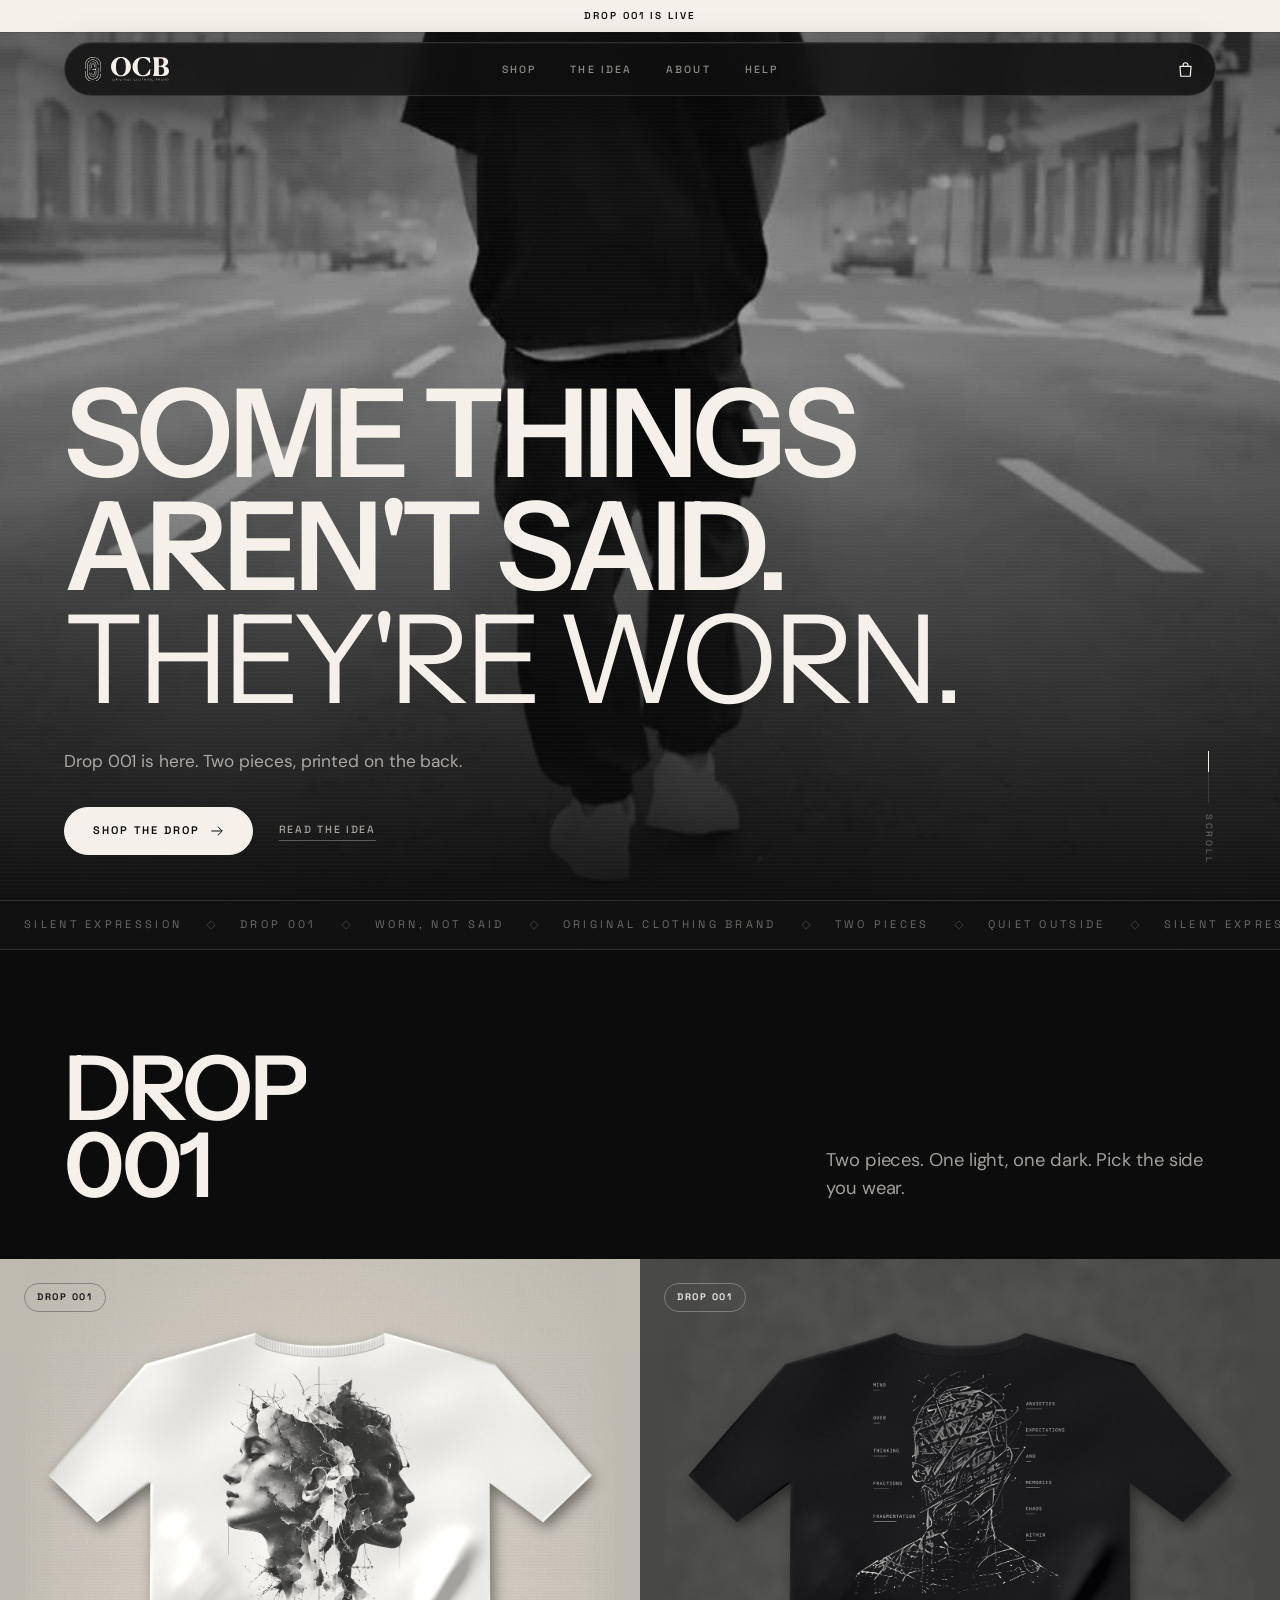
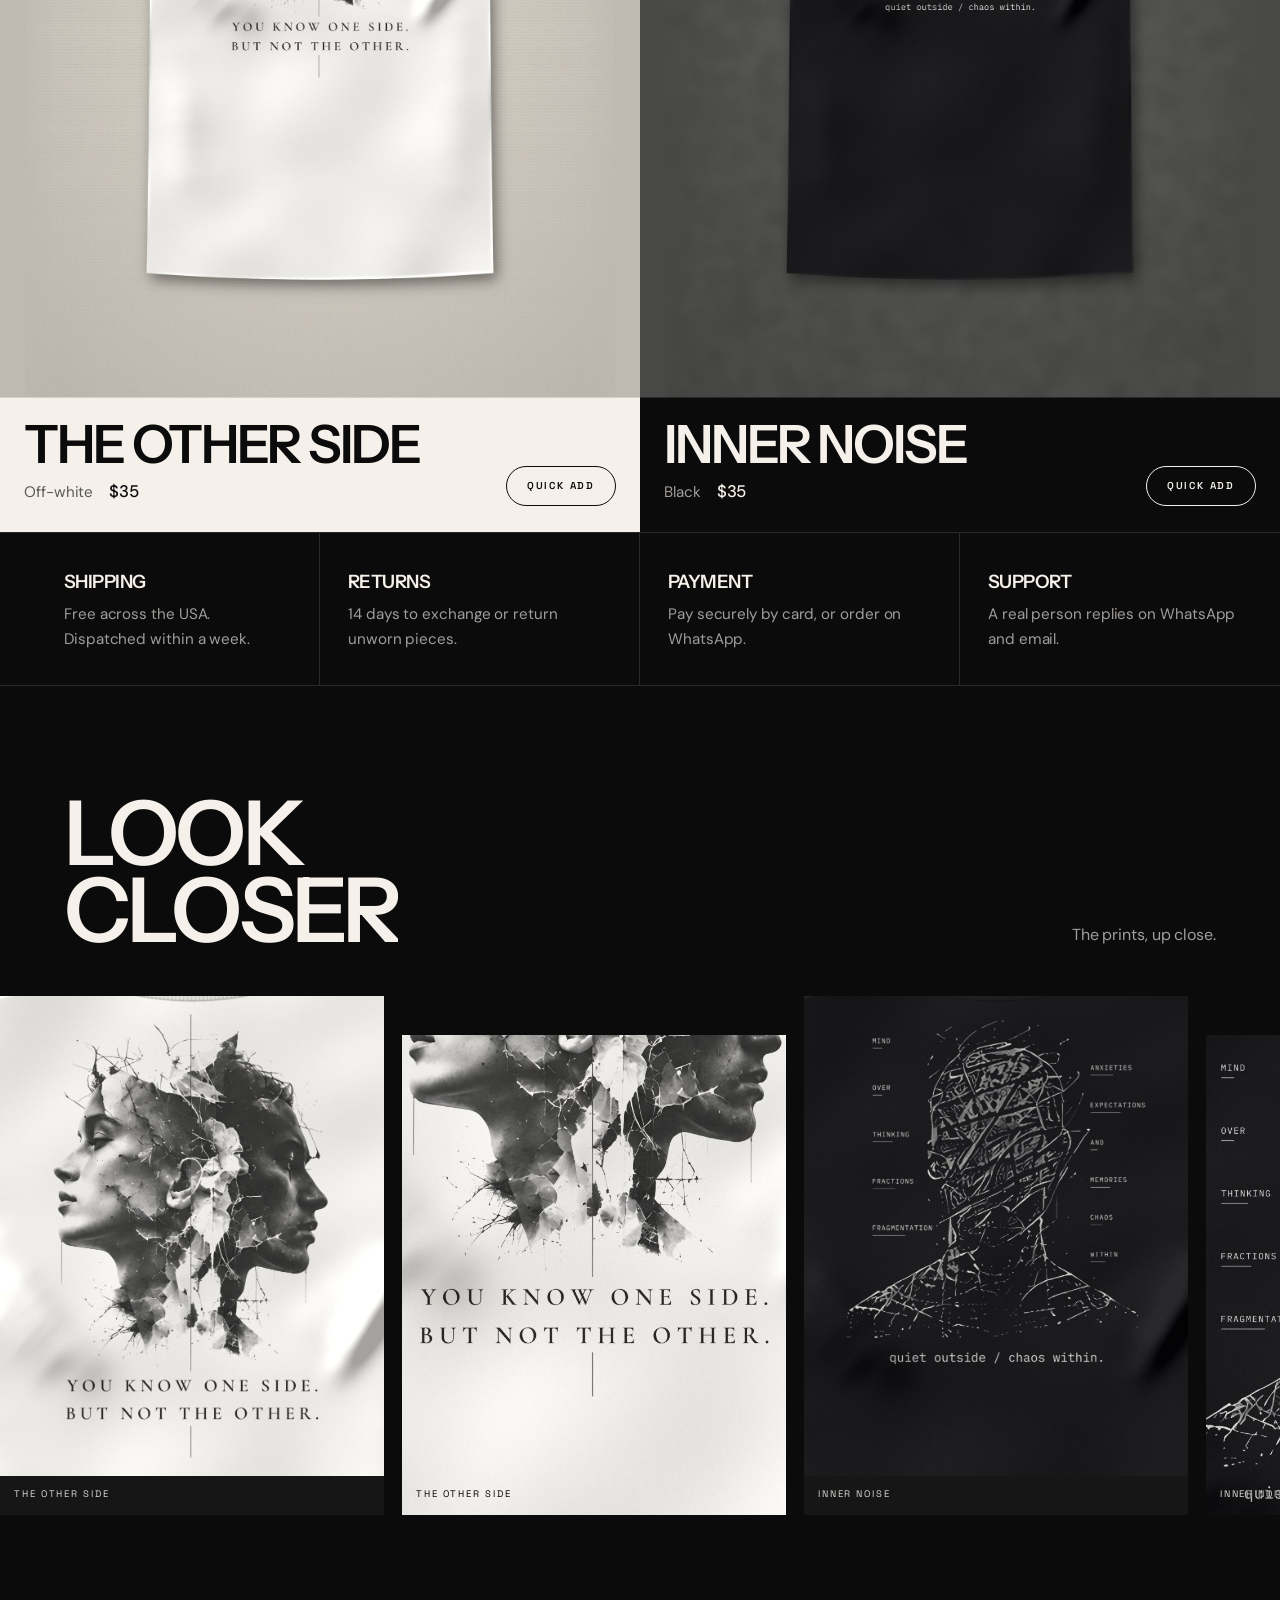
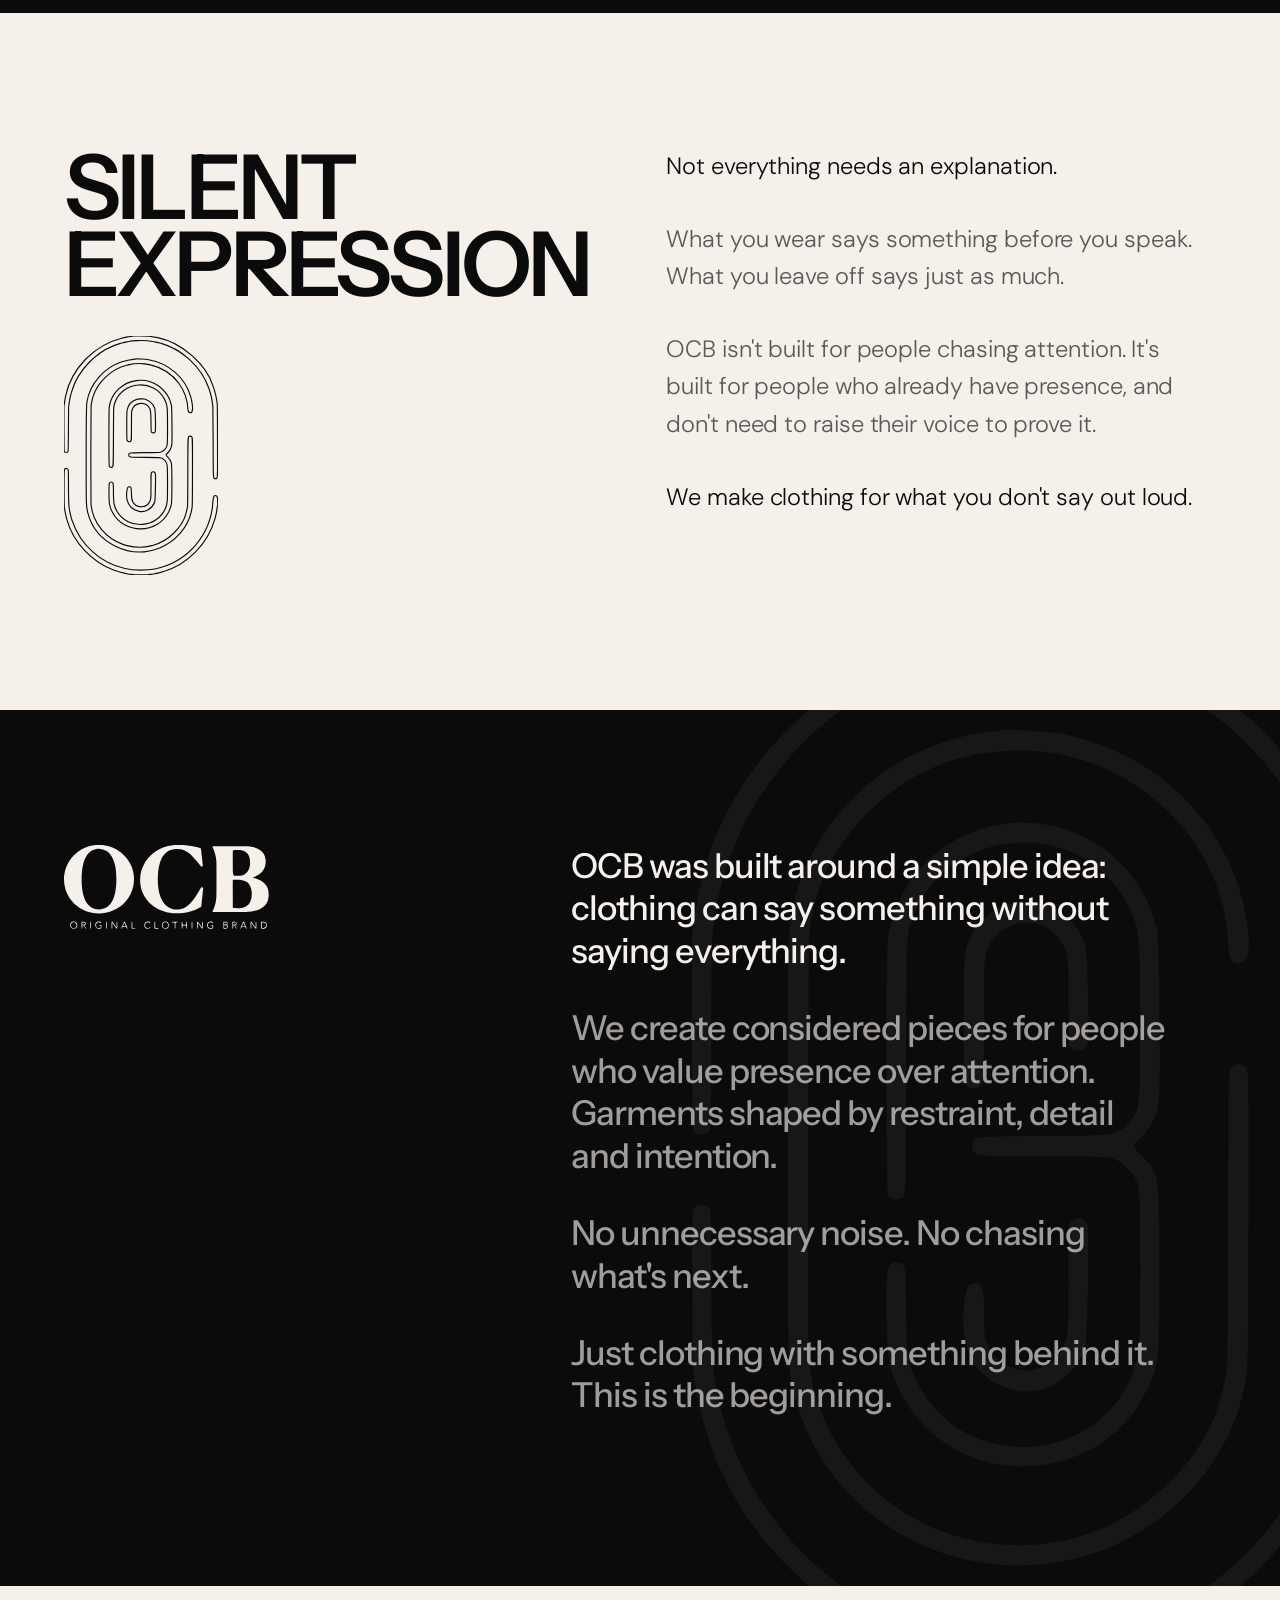
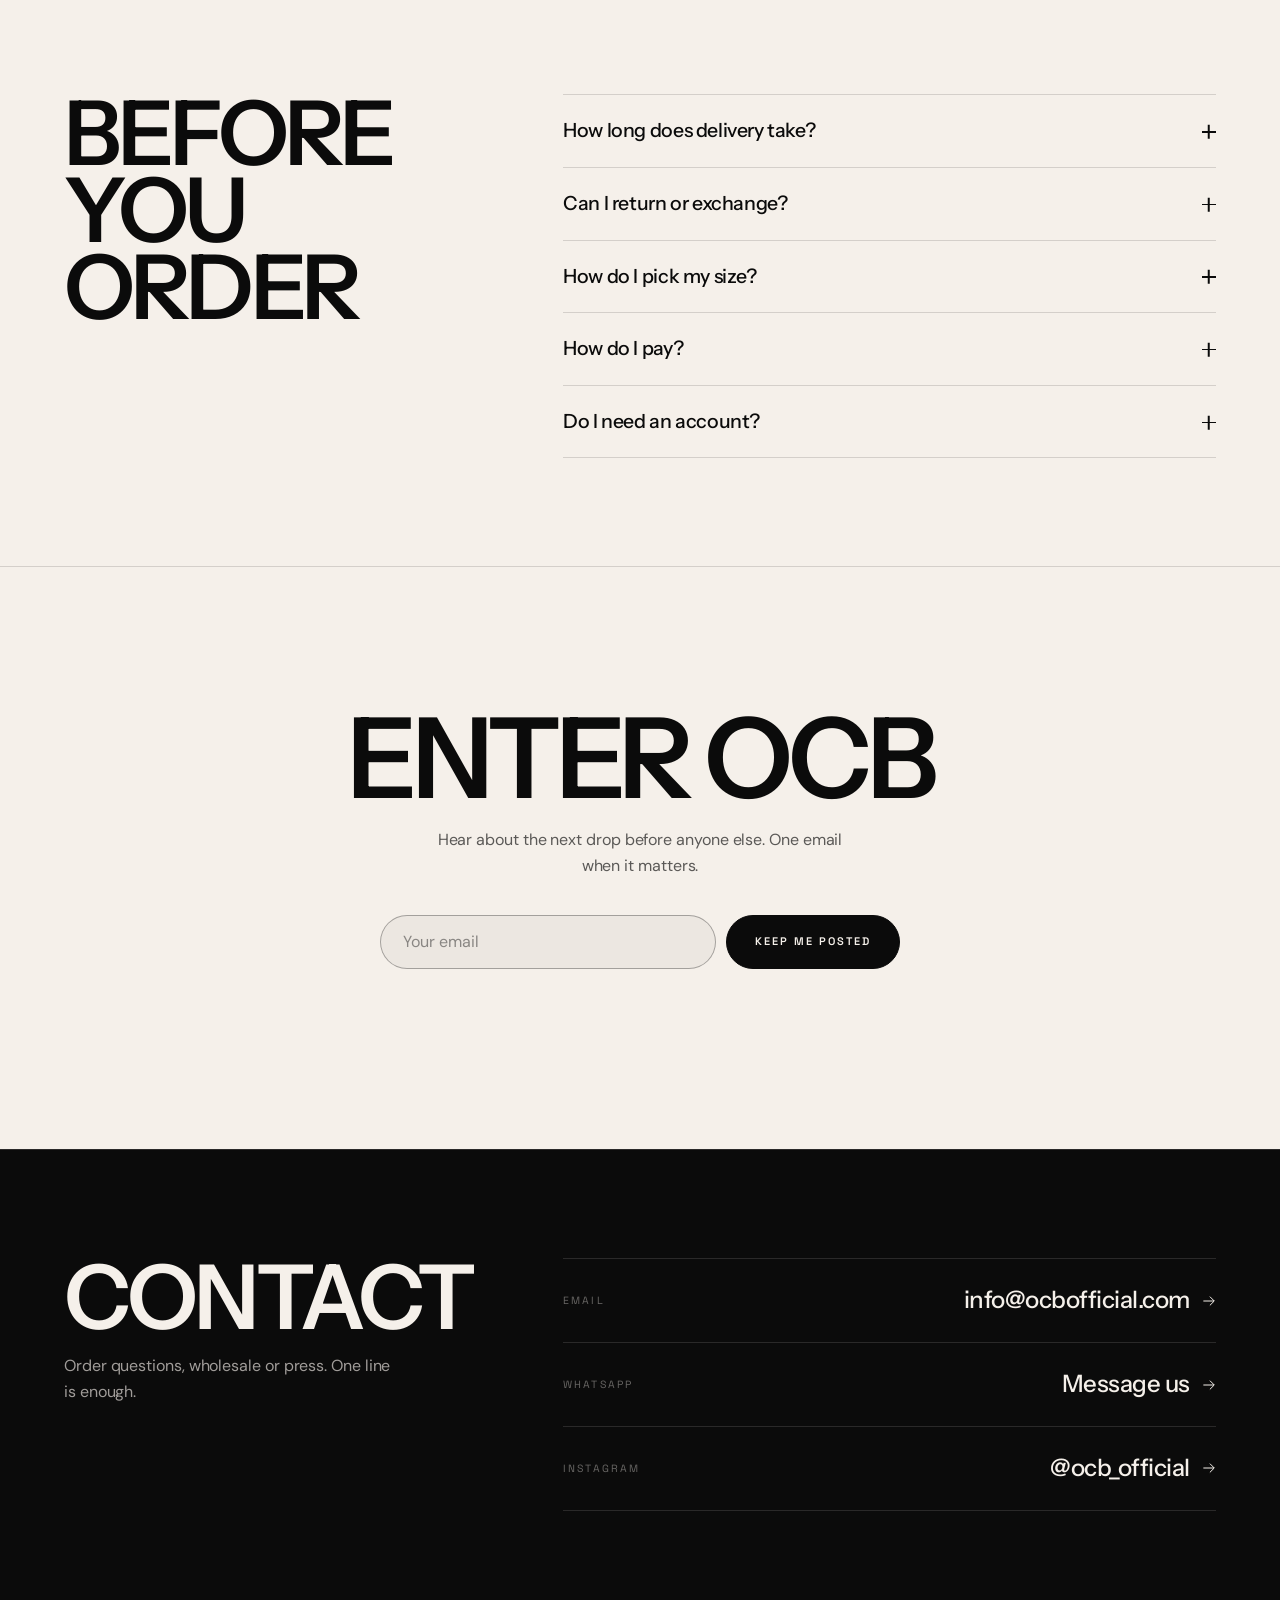
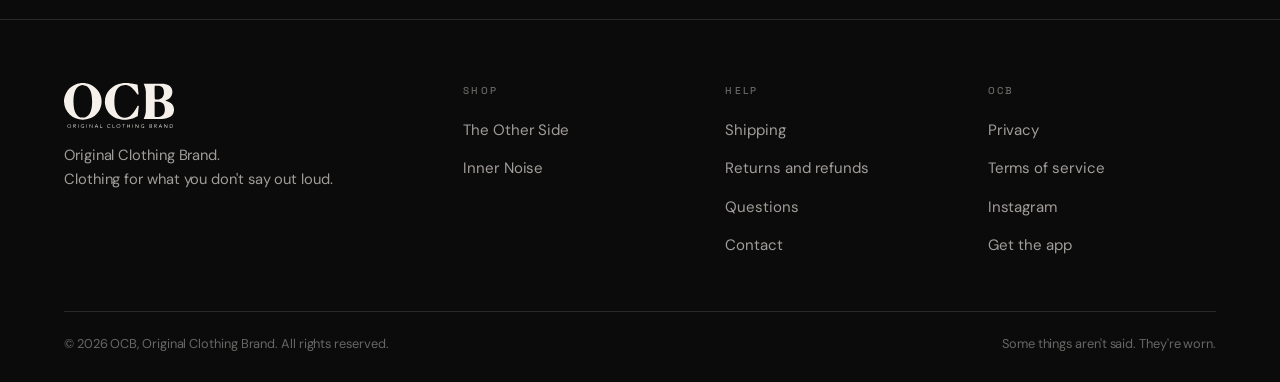
<file: v2/index.html>
<!DOCTYPE html>
<html lang="en">
<head>
<meta charset="utf-8">
<meta name="viewport" content="width=device-width, initial-scale=1, viewport-fit=cover">
<title>OCB — Original Clothing Brand</title>
<meta name="description" content="OCB — Original Clothing Brand. Some things aren't said. They're worn. Drop 001 is live: two pieces, printed on the back.">
<meta name="theme-color" content="#0B0B0B">
<meta property="og:title" content="OCB — Original Clothing Brand">
<meta property="og:description" content="Some things aren't said. They're worn. Drop 001 is live.">
<meta property="og:type" content="website">
<meta property="og:url" content="https://ocbofficial.com/">
<meta property="og:image" content="https://ocbofficial.com/images/og.jpg">
<meta name="twitter:card" content="summary_large_image">

<!-- installable web app -->
<link rel="manifest" href="manifest.webmanifest">
<link rel="icon" type="image/png" href="icons/favicon-48.png">
<link rel="apple-touch-icon" href="icons/apple-touch-icon.png">
<meta name="mobile-web-app-capable" content="yes">
<meta name="apple-mobile-web-app-capable" content="yes">
<meta name="apple-mobile-web-app-status-bar-style" content="black-translucent">
<meta name="apple-mobile-web-app-title" content="OCB">

<link rel="preconnect" href="https://fonts.googleapis.com">
<link rel="preconnect" href="https://fonts.gstatic.com" crossorigin>
<link href="https://fonts.googleapis.com/css2?family=DM+Sans:ital,opsz,wght@0,9..40,300;0,9..40,400;0,9..40,500;1,9..40,400&family=Instrument+Sans:wght@400;500;600;700&family=Space+Grotesk:wght@400;500;600;700&display=swap" rel="stylesheet">
<link rel="stylesheet" href="css/styles.css">
</head>
<body data-theme="dark">

<!-- ============ LOGO + ICON LIBRARY (vector, no image files) ============ -->
<svg width="0" height="0" style="position:absolute" aria-hidden="true" focusable="false">
  <defs>
    <symbol id="ocbMark" viewBox="0 0 724 1126">
      <g transform="translate(0,1126) scale(0.1,-0.1)"><path d="M3235 11251 c-6 -5 -39 -12 -75 -15 -65 -6 -158 -19 -215 -31 -117
-23 -150 -31 -230 -51 -1300 -328 -2377 -1439 -2636 -2719 -36 -180 -47 -245
-55 -335 -3 -36 -10 -69 -15 -74 -21 -23 -11 -2201 10 -2220 43 -39 129 -36
167 5 18 20 19 54 24 1088 3 586 9 1072 13 1079 5 7 13 50 18 95 5 45 13 107
19 137 5 30 12 71 15 90 3 19 10 51 15 70 5 19 14 58 20 85 7 28 15 61 20 75
4 14 13 45 20 70 304 1079 1231 2006 2310 2310 25 7 56 16 70 20 14 5 48 13
75 20 28 6 66 15 85 20 19 5 51 12 70 15 19 3 60 10 90 16 112 19 209 29 388
39 239 14 536 -2 752 -39 30 -6 71 -13 90 -16 19 -3 51 -10 70 -15 19 -5 58
-14 85 -20 28 -7 61 -15 75 -20 14 -4 45 -13 70 -20 991 -279 1901 -1127 2233
-2080 9 -25 26 -72 38 -105 12 -33 26 -75 30 -92 5 -18 14 -50 20 -70 6 -21
15 -55 20 -75 5 -21 14 -57 20 -80 24 -96 47 -231 57 -334 5 -44 13 -87 18
-95 5 -8 11 -689 14 -1697 6 -1880 -3 -1742 107 -1742 112 0 104 -147 99 1763
-2 1220 -6 1734 -15 1787 -28 185 -36 232 -60 340 -18 80 -29 125 -62 240 -6
19 -14 49 -18 65 -5 17 -18 57 -30 90 -13 33 -26 71 -30 85 -326 1040 -1477
2042 -2606 2271 -180 36 -245 47 -335 55 -36 3 -69 10 -74 15 -6 5 -178 9
-386 9 -208 0 -380 -4 -385 -9z M3379 10176 c-3 -3 -50 -10 -105 -16 -207 -20
-323 -46 -544 -117 -850 -276 -1517 -1044 -1651 -1898 -33 -218 -34 -257 -34
-2510 0 -2497 -3 -2400 75 -2705 364 -1436 1973 -2224 3390 -1660 730 290
1310 943 1479 1663 30 127 35 153 53 272 7 46 12 607 14 1668 4 1599 4 1599
-30 1633 -48 48 -101 48 -151 -1 -35 -35 -35 -35 -38 -1628 -3 -1109 -7 -1613
-15 -1662 -16 -97 -35 -184 -62 -280 -6 -22 -15 -53 -19 -70 -174 -638 -843
-1281 -1528 -1466 -18 -5 -50 -14 -70 -19 -353 -97 -800 -98 -1163 -3 -97 26
-114 31 -175 51 -838 279 -1448 1030 -1532 1887 -14 143 -10 4545 4 4660 20
158 33 224 62 325 5 19 14 51 20 70 194 698 877 1345 1596 1512 22 5 58 13 80
19 196 47 573 70 760 46 108 -14 199 -28 235 -37 19 -5 58 -14 85 -21 508
-119 1001 -448 1306 -869 262 -362 393 -731 417 -1175 9 -165 32 -205 118
-205 108 0 134 193 69 525 -23 118 -28 143 -35 165 -4 14 -13 45 -20 70 -250
891 -1030 1577 -1980 1741 -148 25 -595 51 -611 35z M3420 9159 c-666 -82
-1187 -582 -1285 -1231 -23 -149 -22 -2765 0 -2808 25 -48 78 -63 139 -40 53
20 51 -48 57 1440 6 1526 1 1411 69 1605 362 1024 1836 1124 2337 160 138
-266 143 -313 143 -1312 0 -928 0 -927 -123 -1060 -140 -152 -110 -147 -940
-153 -793 -6 -767 -2 -767 -110 0 -109 -1 -109 791 -110 774 0 767 1 902 -135
136 -139 137 -141 137 -1058 0 -918 -5 -979 -92 -1192 -396 -963 -1765 -1055
-2293 -155 -142 243 -164 367 -165 918 0 440 -5 462 -105 462 -100 0 -105 -21
-105 -477 0 -556 23 -688 161 -952 553 -1057 2128 -1043 2658 24 146 295 146
297 146 1340 0 1071 6 1037 -207 1248 -88 88 -88 88 -13 159 124 116 194 249
216 416 22 166 6 1752 -19 1863 -171 756 -877 1254 -1642 1158z M3460 8285
c-244 -67 -433 -271 -486 -525 -22 -101 -20 -1389 1 -1430 32 -61 127 -71 176
-19 29 31 29 31 29 700 0 554 2 678 15 724 110 422 681 476 856 80 45 -102 49
-153 49 -622 0 -442 0 -442 23 -468 46 -54 150 -40 176 23 28 68 9 1027 -22
1107 -87 223 -233 356 -478 434 -46 15 -281 12 -339 -4z M37 4993 c-37 -26
-37 -26 -33 -887 2 -519 8 -889 14 -931 30 -207 64 -374 102 -510 6 -22 15
-53 19 -70 294 -1054 1172 -1993 2225 -2377 175 -64 371 -119 516 -147 30 -6
69 -13 85 -16 66 -14 154 -26 225 -31 41 -3 79 -10 84 -15 13 -12 679 -12 691
0 6 5 44 12 85 15 71 5 159 17 225 31 17 3 55 10 85 16 30 6 73 15 95 21 79
20 120 30 145 38 14 4 45 13 70 20 1134 318 2109 1309 2440 2480 7 25 16 56
20 70 4 14 13 52 20 85 7 33 16 71 20 85 5 14 11 45 15 70 4 25 11 70 16 100
5 30 12 87 15 125 3 39 10 74 15 80 30 31 9 440 -24 463 -122 82 -172 14 -187
-253 -86 -1577 -1201 -2867 -2745 -3176 -215 -43 -335 -53 -655 -53 -355 0
-471 11 -750 73 -1145 252 -2106 1122 -2482 2246 -39 116 -49 150 -68 225 -97
383 -108 528 -109 1473 -1 755 1 730 -61 762 -41 21 -69 18 -113 -12z M4129
4831 c-29 -29 -29 -29 -29 -610 0 -612 -1 -620 -48 -741 -137 -348 -652 -365
-815 -27 -55 114 -57 125 -57 385 0 291 -30 350 -152 303 -65 -25 -101 -406
-57 -598 69 -305 259 -490 567 -552 293 -60 618 136 739 446 26 66 51 1260 28
1351 -18 73 -121 98 -176 43z" fill="currentColor"/></g>
    </symbol>
    <symbol id="ocbWord" viewBox="0 0 2230 914">
      <g transform="translate(0,914) scale(0.1,-0.1)"><path d="M3435 9129 c-22 -4 -85 -13 -140 -20 -1656 -196 -3016 -1517 -3259
-3165 -36 -247 -38 -272 -34 -579 34 -2645 2738 -4386 5270 -3394 1698 666
2657 2459 2267 4239 -333 1522 -1659 2714 -3224 2900 -55 6 -119 16 -142 21
-51 11 -682 10 -738 -2z m506 -420 c1158 -91 1760 -1225 1760 -3312 0 -2136
-659 -3276 -1892 -3277 -1225 -1 -1889 1154 -1889 3285 0 1856 489 2975 1420
3247 125 36 225 51 446 67 11 0 81 -4 155 -10z M12005 9130 c-22 -4 -89 -13
-150 -20 -2287 -245 -3889 -2237 -3515 -4372 5 -32 14 -82 19 -112 124 -717
564 -1468 1151 -1967 636 -539 1381 -841 2350 -951 154 -17 796 -17 940 0 58
7 143 17 190 23 630 78 1292 298 1792 596 165 98 164 98 172 175 4 35 11 101
16 148 5 47 14 132 20 190 6 58 15 143 20 190 5 47 14 132 20 190 6 58 15 147
20 198 6 50 14 134 20 185 5 50 14 139 20 197 20 189 41 392 61 574 14 129 18
123 -100 150 -106 24 -89 41 -251 -241 -670 -1164 -1115 -1694 -1656 -1970
-516 -264 -1170 -263 -1684 3 -895 464 -1347 1780 -1230 3585 118 1827 743
2729 1945 2808 952 63 1542 -329 2600 -1730 158 -209 141 -197 242 -169 110
31 109 28 94 152 -17 147 -28 248 -41 363 -6 55 -15 136 -20 180 -5 44 -14
125 -20 180 -14 125 -28 257 -40 360 -5 44 -14 125 -20 180 -6 55 -15 136 -20
180 -5 44 -14 125 -20 180 -24 217 -9 193 -135 228 -317 89 -725 177 -1100
237 -110 18 -368 48 -510 60 -77 6 -173 16 -213 21 -88 11 -910 10 -967 -1z
M17278 9001 c-608 -3 -1110 -9 -1114 -13 -4 -4 3 -31 15 -60 276 -650 366
-990 413 -1558 19 -222 19 -3677 0 -3895 -22 -267 -53 -478 -98 -665 -18 -74
-71 -263 -84 -300 -79 -223 -125 -343 -182 -479 -38 -91 -66 -171 -64 -178 7
-16 3314 -19 3666 -3 1465 67 2299 598 2440 1555 7 44 16 99 21 122 39 181 -8
600 -97 853 -205 590 -746 995 -1576 1180 -124 27 -124 29 30 80 743 247 1183
723 1291 1395 152 946 -318 1624 -1284 1850 -38 9 -88 20 -110 25 -65 16 -262
47 -370 59 -55 6 -143 16 -195 22 -116 14 -1168 17 -2702 10z m2005 -436 c652
-117 980 -558 981 -1320 1 -817 -365 -1334 -1026 -1450 -63 -11 -175 -15 -470
-15 -388 0 -388 0 -388 1384 0 1384 0 1384 28 1390 23 4 190 19 347 30 110 8
443 -4 528 -19z m-48 -3224 c785 -66 1191 -556 1212 -1461 23 -1009 -418
-1562 -1300 -1630 -201 -16 -706 14 -755 44 -13 8 -18 3036 -5 3049 10 10 722
8 848 -2z M986 799 c-464 -77 -398 -781 74 -782 481 -2 539 706 63 783 -65 11
-68 11 -137 -1z m212 -93 c234 -123 230 -486 -6 -594 -346 -158 -618 348 -308
571 71 50 239 63 314 23z M3724 800 c-470 -70 -410 -780 66 -784 248 -3 285
29 285 244 0 175 0 175 -125 175 -125 0 -125 0 -128 -27 -4 -32 8 -37 108 -40
65 -3 65 -3 68 -120 3 -150 0 -153 -188 -153 -220 0 -325 102 -325 315 0 270
268 416 486 264 40 -27 40 -27 66 -1 66 65 -147 152 -313 127z M9064 800
c-422 -64 -425 -699 -3 -780 157 -31 399 79 333 151 -24 26 -44 23 -78 -11
-158 -162 -438 -54 -487 188 -57 278 264 502 469 327 36 -32 43 -34 61 -23
101 63 -122 175 -295 148z M10966 800 c-202 -36 -332 -215 -312 -432 46 -500
766 -465 770 37 2 266 -200 440 -458 395z m212 -94 c231 -121 231 -475 -1
-590 -352 -176 -623 333 -305 573 59 44 236 54 306 17z M15900 800 c-197 -33
-320 -183 -320 -390 0 -295 260 -466 566 -372 107 33 105 29 102 228 -3 169
-3 169 -122 172 -89 2 -121 -1 -128 -10 -24 -38 10 -58 98 -58 74 0 74 0 74
-120 0 -152 0 -152 -165 -158 -230 -9 -352 110 -343 333 10 276 276 398 510
233 20 -14 58 13 58 42 0 59 -207 121 -330 100z M1927 776 c-40 -41 -22 -746
19 -746 40 0 44 18 44 178 0 179 1 182 70 182 57 0 52 6 169 -192 93 -158 113
-178 155 -162 24 9 23 11 -79 180 -102 169 -104 172 -77 180 195 60 219 293
37 369 -62 26 -315 34 -338 11z m306 -80 c73 -30 95 -131 42 -186 -39 -41 -83
-52 -190 -48 -90 3 -90 3 -93 112 -1 61 0 116 2 123 7 18 195 18 239 -1z
M2873 783 c-21 -8 -18 -739 2 -747 64 -24 65 -16 65 374 0 374 -4 400 -53 379
-1 0 -8 -3 -14 -6z M4608 779 c-29 -16 -27 -723 1 -739 59 -31 61 -18 61 370
0 388 -3 404 -62 369z M5193 783 c-21 -8 -18 -739 2 -747 62 -23 65 -10 65
314 0 174 4 300 9 300 5 0 104 -137 221 -304 222 -320 231 -330 290 -311 28 9
32 738 4 749 -52 20 -54 8 -54 -314 0 -313 -3 -331 -41 -277 -9 12 -98 141
-200 287 -226 326 -230 330 -296 303z M6559 783 c-9 -2 -31 -39 -49 -81 -49
-112 -128 -294 -209 -480 -80 -183 -79 -178 -49 -185 36 -10 55 9 88 90 46
112 26 104 243 101 191 -3 191 -3 230 -95 40 -94 60 -113 102 -97 21 8 17 25
-39 156 -24 57 -67 159 -96 228 -29 69 -72 171 -96 228 -24 57 -44 107 -44
113 0 5 -12 14 -26 19 -26 10 -29 10 -55 3z m40 -131 c30 -56 140 -335 135
-343 -6 -11 -301 -12 -308 -1 -6 10 144 362 155 362 4 0 13 -8 18 -18z M7373
783 c-22 -8 -18 -739 3 -747 24 -9 377 -7 392 3 8 4 12 19 10 32 -3 24 -3 24
-168 29 -165 5 -165 5 -168 338 -2 344 -7 372 -55 351 -1 0 -8 -3 -14 -6z
M9866 774 c-24 -23 -24 -705 0 -728 13 -13 46 -16 202 -16 199 0 216 4 210 41
-3 24 -3 24 -173 29 -170 5 -170 5 -173 335 -2 296 -4 331 -19 343 -22 16 -28
15 -47 -4z M11823 780 c-80 -32 -8 -70 133 -70 104 0 104 0 106 -332 3 -333 3
-333 38 -333 35 0 35 0 38 333 2 332 2 332 106 332 118 0 156 10 156 40 0 13
-10 24 -26 30 -32 13 -521 12 -551 0z M12833 783 c-21 -8 -18 -739 2 -747 56
-21 64 2 67 181 3 168 3 168 198 168 195 0 195 0 198 -168 2 -168 2 -168 27
-177 56 -21 55 -30 55 370 0 400 1 391 -55 370 -25 -10 -25 -10 -25 -165 0
-155 0 -155 -200 -155 -200 0 -200 0 -200 155 0 155 -11 192 -53 174 -1 0 -8
-3 -14 -6z M13913 783 c-21 -8 -18 -739 2 -747 64 -24 65 -16 65 374 0 374 -4
400 -53 379 -1 0 -8 -3 -14 -6z M14508 779 c-29 -16 -27 -723 1 -739 58 -30
61 -13 61 317 0 204 3 294 11 291 5 -2 104 -138 218 -303 219 -315 233 -331
287 -306 34 15 39 722 5 741 -58 30 -61 13 -61 -315 0 -232 -3 -293 -12 -289
-7 2 -105 138 -218 300 -218 316 -237 336 -292 303z M17373 784 c-30 -13 -17
-743 13 -750 65 -16 299 1 349 27 138 69 159 270 36 341 -48 27 -49 32 -15 54
103 68 76 258 -46 311 -36 15 -311 29 -337 17z m303 -90 c86 -41 84 -168 -3
-209 -24 -12 -58 -15 -135 -13 -103 3 -103 3 -106 107 -1 58 0 111 2 118 8 20
198 18 242 -3z m8 -318 c107 -45 115 -199 14 -252 -26 -14 -59 -18 -148 -18
-115 -1 -115 -1 -118 128 -1 72 0 136 2 143 8 19 205 18 250 -1z M18353 784
c-21 -9 -18 -740 2 -748 56 -21 64 2 67 181 3 168 3 168 55 171 62 4 60 6 187
-212 79 -135 100 -156 140 -140 25 10 22 16 -80 185 -100 165 -102 173 -57
182 170 34 190 275 30 356 -46 23 -307 42 -344 25z m315 -94 c142 -87 50 -230
-148 -230 -100 0 -100 0 -100 125 0 125 0 125 108 125 90 0 112 -3 140 -20z
M19525 780 c-15 -5 -47 -67 -110 -211 -49 -112 -115 -265 -148 -339 -83 -191
-79 -178 -58 -189 38 -21 58 -2 96 89 45 107 27 100 245 100 202 0 184 8 230
-103 35 -85 58 -106 96 -88 23 10 23 10 -7 83 -70 164 -111 263 -150 356 -23
53 -59 140 -80 192 -22 52 -43 97 -47 101 -14 13 -47 17 -67 9z m104 -285 c88
-210 95 -195 -90 -195 -178 0 -169 -20 -81 186 97 230 80 229 171 9z M20333
783 c-21 -8 -18 -739 2 -747 62 -24 65 -10 65 315 0 229 3 300 12 297 7 -3
105 -139 220 -303 202 -292 220 -313 265 -314 52 -2 53 2 53 379 0 388 -2 401
-61 370 -18 -10 -19 -24 -19 -310 0 -233 -3 -300 -12 -300 -7 0 -105 134 -218
296 -232 335 -241 344 -307 317z M21468 780 c-31 -19 -27 -724 4 -741 39 -21
321 -6 390 21 305 115 302 593 -4 700 -74 25 -358 40 -390 20z m377 -98 c276
-126 207 -519 -100 -572 -210 -36 -210 -37 -213 298 -2 304 -2 304 130 300
112 -3 141 -7 183 -26z" fill="currentColor"/></g>
    </symbol>
    <symbol id="i-diamond" viewBox="0 0 24 24"><path d="M12 2 22 12 12 22 2 12Z" fill="none" stroke="currentColor" stroke-width="1.6"/></symbol>
    <symbol id="i-arrow" viewBox="0 0 24 24"><path d="M3 12h17M14 5l7 7-7 7" fill="none" stroke="currentColor" stroke-width="1.7" stroke-linecap="round" stroke-linejoin="round"/></symbol>
    <symbol id="i-left" viewBox="0 0 24 24"><path d="M15 5l-7 7 7 7" fill="none" stroke="currentColor" stroke-width="1.8" stroke-linecap="round" stroke-linejoin="round"/></symbol>
    <symbol id="i-right" viewBox="0 0 24 24"><path d="M9 5l7 7-7 7" fill="none" stroke="currentColor" stroke-width="1.8" stroke-linecap="round" stroke-linejoin="round"/></symbol>
    <symbol id="i-x" viewBox="0 0 24 24"><path d="M5 5l14 14M19 5 5 19" fill="none" stroke="currentColor" stroke-width="1.7" stroke-linecap="round"/></symbol>
    <symbol id="i-bag" viewBox="0 0 24 24"><path d="M5 8h14l-1 12.5H6L5 8Z"/><path d="M9 8V6.5a3 3 0 0 1 6 0V8"/></symbol>
    <symbol id="i-user" viewBox="0 0 24 24"><circle cx="12" cy="8.5" r="3.7"/><path d="M4.5 20.5c1.2-3.6 4-5.3 7.5-5.3s6.3 1.7 7.5 5.3"/></symbol>
    <symbol id="i-menu" viewBox="0 0 24 24"><path d="M4 8.5h16M4 15.5h16"/></symbol>
    <symbol id="i-truck" viewBox="0 0 24 24"><path d="M2.5 6.5h11v10h-11zM13.5 10h4.2l3.3 3.4v3.1h-7.5"/><circle cx="7" cy="17.5" r="1.8"/><circle cx="17" cy="17.5" r="1.8"/></symbol>
    <symbol id="i-return" viewBox="0 0 24 24"><path d="M4 9h11a5 5 0 0 1 0 10H8"/><path d="M8 5 4 9l4 4"/></symbol>
    <symbol id="i-lock" viewBox="0 0 24 24"><rect x="5" y="10.5" width="14" height="10" rx="2"/><path d="M8.5 10.5V8a3.5 3.5 0 0 1 7 0v2.5"/></symbol>
    <symbol id="i-mail" viewBox="0 0 24 24"><rect x="3" y="5.5" width="18" height="13" rx="2"/><path d="m4 7.5 8 6 8-6"/></symbol>
    <symbol id="i-card" viewBox="0 0 24 24"><rect x="2.5" y="5.5" width="19" height="13" rx="2.2"/><path d="M2.5 10h19M6.5 15h4"/></symbol>
    <symbol id="i-info" viewBox="0 0 24 24"><circle cx="12" cy="12" r="9"/><path d="M12 11v5.5M12 7.6v.2"/></symbol>
    <symbol id="i-phone" viewBox="0 0 24 24"><rect x="6.5" y="2.5" width="11" height="19" rx="2.6"/><path d="M10.5 18.5h3"/></symbol>
    <symbol id="i-share" viewBox="0 0 24 24"><path d="M12 15V3.5M8 7l4-4 4 4"/><path d="M7.5 10.5H6a1.5 1.5 0 0 0-1.5 1.5v7A1.5 1.5 0 0 0 6 20.5h12a1.5 1.5 0 0 0 1.5-1.5v-7a1.5 1.5 0 0 0-1.5-1.5h-1.5"/></symbol>
    <symbol id="i-plus" viewBox="0 0 24 24"><rect x="3.5" y="3.5" width="17" height="17" rx="4"/><path d="M12 8v8M8 12h8"/></symbol>
    <symbol id="i-dots" viewBox="0 0 24 24"><circle cx="12" cy="5" r="1.2" fill="currentColor"/><circle cx="12" cy="12" r="1.2" fill="currentColor"/><circle cx="12" cy="19" r="1.2" fill="currentColor"/></symbol>
    <symbol id="i-install" viewBox="0 0 24 24"><path d="M12 3.5V15M7.5 10.5 12 15l4.5-4.5"/><path d="M4.5 16.5v2a2 2 0 0 0 2 2h11a2 2 0 0 0 2-2v-2"/></symbol>
    <symbol id="i-desktop" viewBox="0 0 24 24"><rect x="3" y="4.5" width="18" height="12" rx="1.8"/><path d="M8.5 20.5h7M12 16.5v4M12 7.5v5M9.8 10.5 12 12.7l2.2-2.2"/></symbol>
    <symbol id="i-check" viewBox="0 0 24 24"><path d="m5 12.5 4.5 4.5L19 7.5"/></symbol>
    <symbol id="i-wa" viewBox="0 0 24 24"><path d="M3.6 20.4 4.9 16a8.5 8.5 0 1 1 3.2 3.1l-4.5 1.300Z"/><path d="M9.2 8.300c-.4 1.200.3 2.800 1.700 4.200 1.400 1.400 3 2.100 4.200 1.700l.8-1.300-1.700-1-.8.700c-.9-.4-1.700-1.200-2.100-2.100l.7-.8-1-1.700-1.800.300Z"/></symbol>
  </defs>
</svg>

<div class="grain" aria-hidden="true"></div>
<div class="cursor" aria-hidden="true"><b>View</b></div>
<div class="cursor-dot" aria-hidden="true"></div>

<div class="loader" id="loader" role="status" aria-label="Loading">
  <div class="loader__mark" id="loaderMark"></div>
  <div class="loader__bar"><i id="loaderBar"></i></div>
</div>
<div class="curtain" id="curtain" aria-hidden="true"><svg viewBox="0 0 724 1126"><use href="#ocbMark"/></svg></div>

<!-- ============ HEADER ============ -->
<header class="head" id="head">
  <div class="strip" id="strip" hidden></div>
  <div class="nav">
    <a class="nav__logo" href="#/" aria-label="OCB, Original Clothing Brand. Home">
      <svg class="m" viewBox="0 0 724 1126" aria-hidden="true"><use href="#ocbMark"/></svg>
      <svg class="w" viewBox="0 0 2230 914" aria-hidden="true"><use href="#ocbWord"/></svg>
    </a>
    <!-- Main menu. To rename a link change the text. The href must stay one of: #/shop #/idea #/about #/help #/contact -->
    <nav class="nav__mid" id="navMid" aria-label="Main">
      <a href="#/shop" data-spy="shop">Shop</a>
      <a href="#/idea" data-spy="idea">The idea</a>
      <a href="#/about" data-spy="about">About</a>
      <a href="#/help" data-spy="help">Help</a>
    </nav>
    <div class="nav__right">
      <button class="nav__btn" id="btnAccount" aria-label="Account" hidden><svg class="icon" viewBox="0 0 24 24" aria-hidden="true"><use href="#i-user"/></svg></button>
      <button class="nav__btn" id="btnCart" aria-label="Open cart">
        <svg class="icon" viewBox="0 0 24 24" aria-hidden="true"><use href="#i-bag"/></svg>
        <span class="nav__count" id="cartCount" aria-hidden="true">0</span>
      </button>
      <button class="nav__btn nav__menu" id="btnMenu" aria-label="Open menu" aria-expanded="false"><svg class="icon" viewBox="0 0 24 24" aria-hidden="true"><use href="#i-menu"/></svg></button>
    </div>
  </div>
</header>

<!-- full-screen menu for phones and tablets -->
<div class="menu" id="menu" data-theme="light" role="dialog" aria-modal="true" aria-label="Menu">
  <button class="menu__close" id="menuClose" aria-label="Close menu"><svg class="icon" viewBox="0 0 24 24" aria-hidden="true"><use href="#i-x"/></svg></button>
  <nav class="menu__links" aria-label="Main">
    <a href="#/shop">Shop</a>
    <a href="#/idea">The idea</a>
    <a href="#/about">About</a>
    <a href="#/help">Help</a>
    <a href="#/contact">Contact</a>
  </nav>
  <div class="menu__foot" id="menuFoot"></div>
</div>

<!-- ============ HOME ============ -->
<main class="view" id="vHome" data-theme="dark">

  <section class="hero" id="top">
    <div class="hero__bg" id="heroBg" aria-hidden="true"></div>
    <div class="hero__shade" aria-hidden="true"></div>
    <div class="hero__scan" aria-hidden="true"></div>
    <div class="hero__inner">
      <h1 class="display" id="heroTitle"></h1>
      <p class="hero__sub hero__fade" id="heroSub"></p>
      <div class="hero__cta hero__fade">
        <a href="#/shop" class="btn btn--fill" data-magnet><span><span id="heroBtn">Shop the drop</span> <svg viewBox="0 0 24 24" aria-hidden="true"><use href="#i-arrow"/></svg></span></a>
        <a href="#/idea" class="link">Read the idea</a>
      </div>
    </div>
    <div class="hero__scroll" aria-hidden="true"><div class="track"><i></i></div><span>Scroll</span></div>
  </section>

  <div class="marquee" aria-hidden="true"><div class="marquee__row" id="marquee"></div></div>

  <!-- SHOP: products are drawn here from config.js -->
  <section class="shop" id="shop">
    <div class="wrap shop__head">
      <h2 class="section-title" id="shopTitle"></h2>
      <p id="shopIntro" data-rv></p>
    </div>
    <div class="dip" id="dip"></div>
    <div class="promises" id="promises"></div>
  </section>

  <section class="closer" id="closer">
    <div class="wrap closer__head">
      <h2 class="section-title" id="closerTitle"></h2>
      <p id="closerIntro" data-rv></p>
    </div>
    <div class="rail" id="rail"></div>
  </section>

  <section class="philo" id="idea" data-theme="light">
    <div class="wrap philo__grid">
      <div class="philo__head">
        <h2 class="section-title" id="philoTitle"></h2>
        <div class="philo__sigil" id="philoSigil" data-draw></div>
      </div>
      <div class="philo__body" id="philoBody"></div>
    </div>
  </section>

  <section class="about" id="about">
    <div class="about__mark" aria-hidden="true"><svg viewBox="0 0 724 1126"><use href="#ocbMark"/></svg></div>
    <div class="wrap about__grid">
      <div><svg class="about__word" viewBox="0 0 2230 914" role="img" aria-label="OCB, Original Clothing Brand" data-rv><use href="#ocbWord"/></svg></div>
      <div class="about__body" id="aboutBody"></div>
    </div>
  </section>

  <section class="faq" id="help" data-theme="light">
    <div class="wrap faq__grid">
      <div>
        <h2 class="section-title"><span class="mask"><span>Before</span></span><span class="mask"><span>you order</span></span></h2>
      </div>
      <div class="acc" id="faqList"></div>
    </div>
  </section>

  <section class="news" id="news" data-theme="light" style="border-top:1px solid var(--line)">
    <div class="wrap">
      <div class="news__inner">
        <h2 id="newsTitle" data-rv></h2>
        <p class="news__sub" id="newsSub" data-rv></p>
        <form id="newsForm" novalidate data-rv>
          <label class="field field--pill"><span class="sr">Your email</span>
            <input type="email" id="newsEmail" name="email" placeholder="Your email" autocomplete="email" required></label>
          <div class="hp" aria-hidden="true"><label>Company <input type="text" id="newsHp" tabindex="-1" autocomplete="off"></label></div>
          <button type="submit" class="btn btn--fill"><span>Keep me posted</span></button>
        </form>
        <p class="news__msg" id="newsMsg" role="status" aria-live="polite"></p>
      </div>
    </div>
  </section>

  <section class="contact" id="contact">
    <div class="wrap contact__grid">
      <div>
        <h2 class="section-title"><span class="mask"><span>Contact</span></span></h2>
        <p class="contact__note" data-rv>Order questions, wholesale or press. One line is enough.</p>
      </div>
      <div class="contact__rows" id="contactRows"></div>
    </div>
  </section>
</main>

<!-- every other page (product, checkout, account, order, policies) is drawn in here -->
<main class="view" id="vPage" data-theme="light"></main>

<!-- ============ FOOTER ============ -->
<footer class="foot" data-theme="dark">
  <div class="wrap">
    <div class="foot__grid">
      <div class="foot__brand">
        <svg viewBox="0 0 2230 914" aria-hidden="true"><use href="#ocbWord"/></svg>
        <p>Original Clothing Brand.<br>Clothing for what you don't say out loud.</p>
      </div>
      <div>
        <h4>Shop</h4>
        <ul id="footShop"></ul>
      </div>
      <div>
        <h4>Help</h4>
        <ul>
          <li><a href="#/policy/shipping">Shipping</a></li>
          <li><a href="#/policy/returns">Returns and refunds</a></li>
          <li><a href="#/help">Questions</a></li>
          <li><a href="#/policy/contact">Contact</a></li>
        </ul>
      </div>
      <div>
        <h4>OCB</h4>
        <ul id="footMore">
          <li><a href="#/policy/privacy">Privacy</a></li>
          <li><a href="#/policy/terms">Terms of service</a></li>
        </ul>
      </div>
    </div>
    <div class="foot__bottom">
      <p id="footCopy"></p>
      <p>Some things aren't said. They're worn.</p>
    </div>
  </div>
</footer>

<!-- ============ OVERLAYS ============ -->
<div class="scrim" id="scrim"></div>

<aside class="drawer" id="drawer" data-theme="light" role="dialog" aria-modal="true" aria-label="Cart">
  <div class="drawer__head">
    <h2>Cart<sup id="drawerCount"></sup></h2>
    <button class="x" id="drawerClose" aria-label="Close cart"><svg class="icon" viewBox="0 0 24 24" aria-hidden="true"><use href="#i-x"/></svg></button>
  </div>
  <div class="drawer__ship" id="drawerShip" hidden></div>
  <div class="drawer__body" id="drawerBody"></div>
  <div class="drawer__foot" id="drawerFoot"></div>
</aside>

<div class="modal" id="modal" role="dialog" aria-modal="true">
  <div class="modal__panel" id="modalPanel" data-theme="light"></div>
</div>

<div class="zoom" id="zoom" role="dialog" aria-modal="true" aria-label="Enlarged photo">
  <button id="zoomClose" aria-label="Close"><svg class="icon" viewBox="0 0 24 24" aria-hidden="true"><use href="#i-x"/></svg></button>
  <img id="zoomImg" alt="">
</div>

<div class="toasts" id="toasts" role="status" aria-live="polite"></div>

<noscript><p style="padding:120px 24px;text-align:center">This store needs JavaScript. Please turn it on and reload.</p></noscript>

<script src="config.js"></script>
<script src="js/app.js"></script>
</body>
</html>
</file>
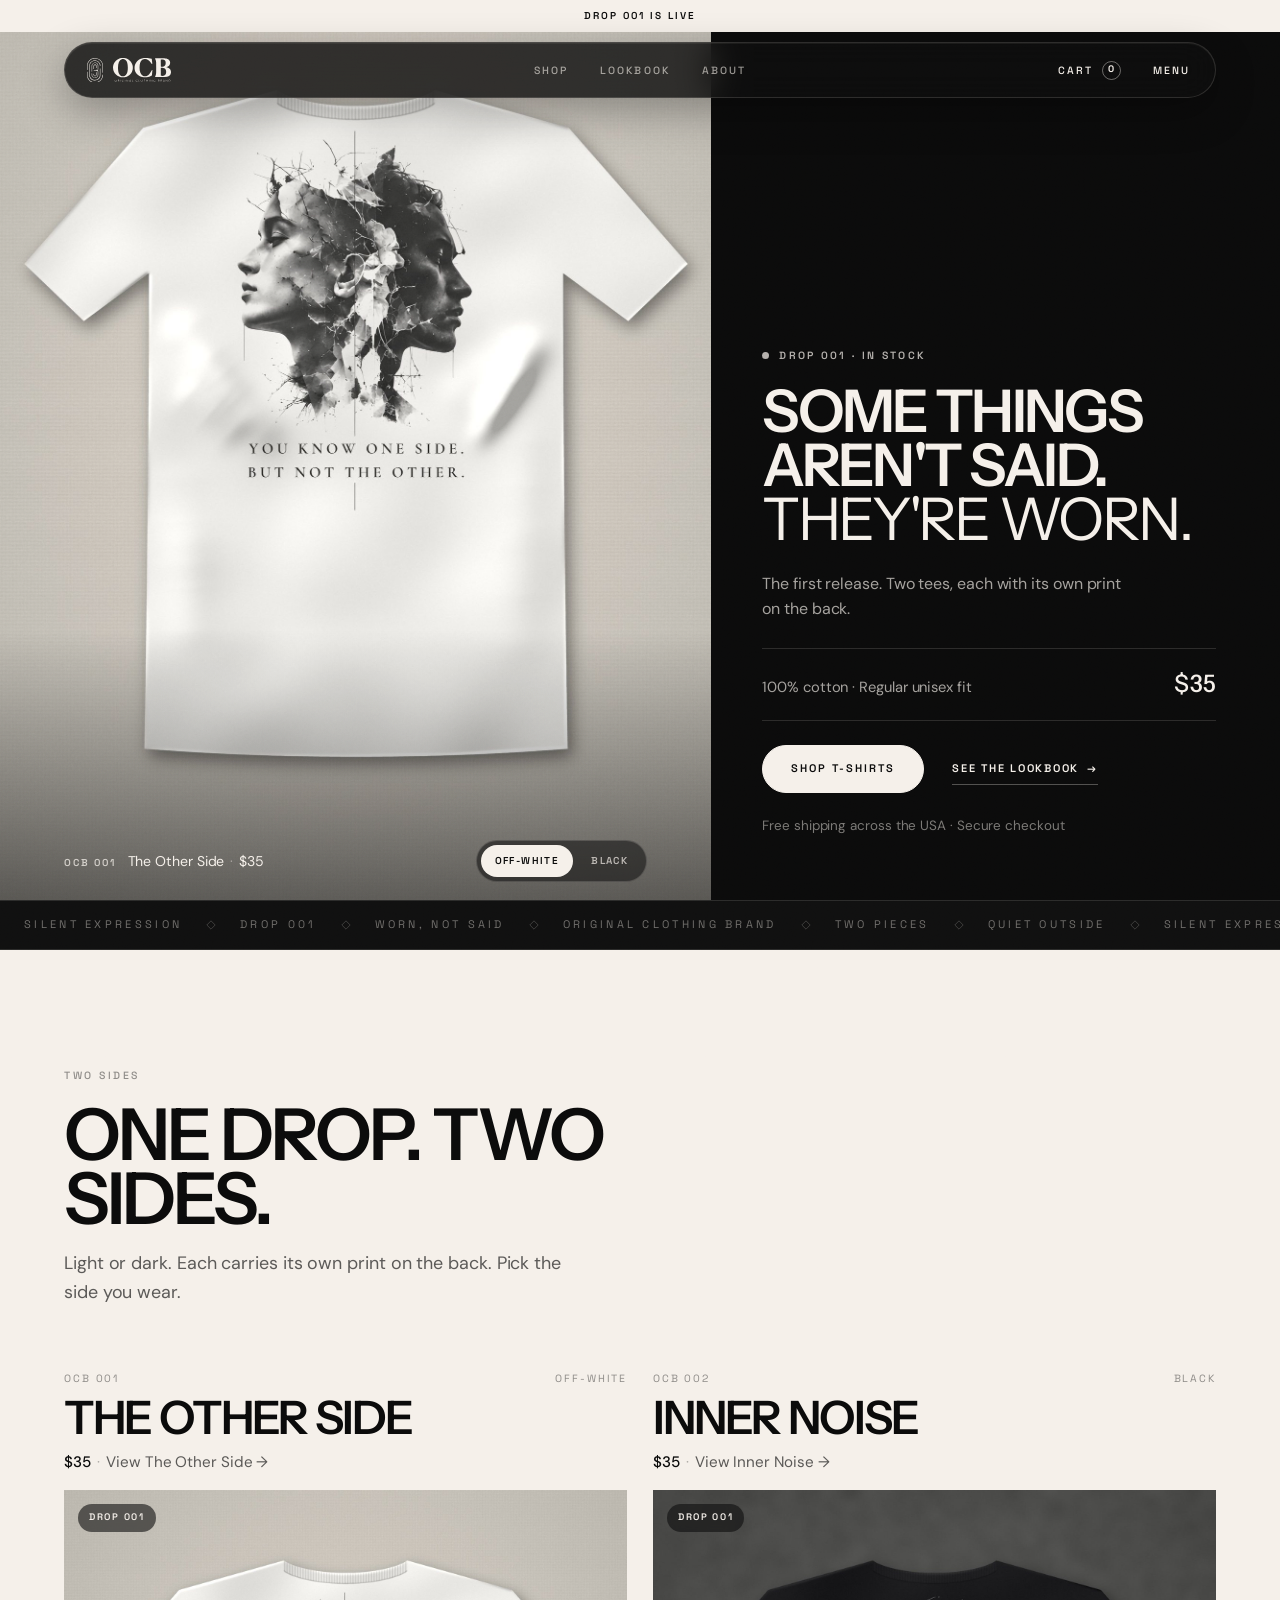
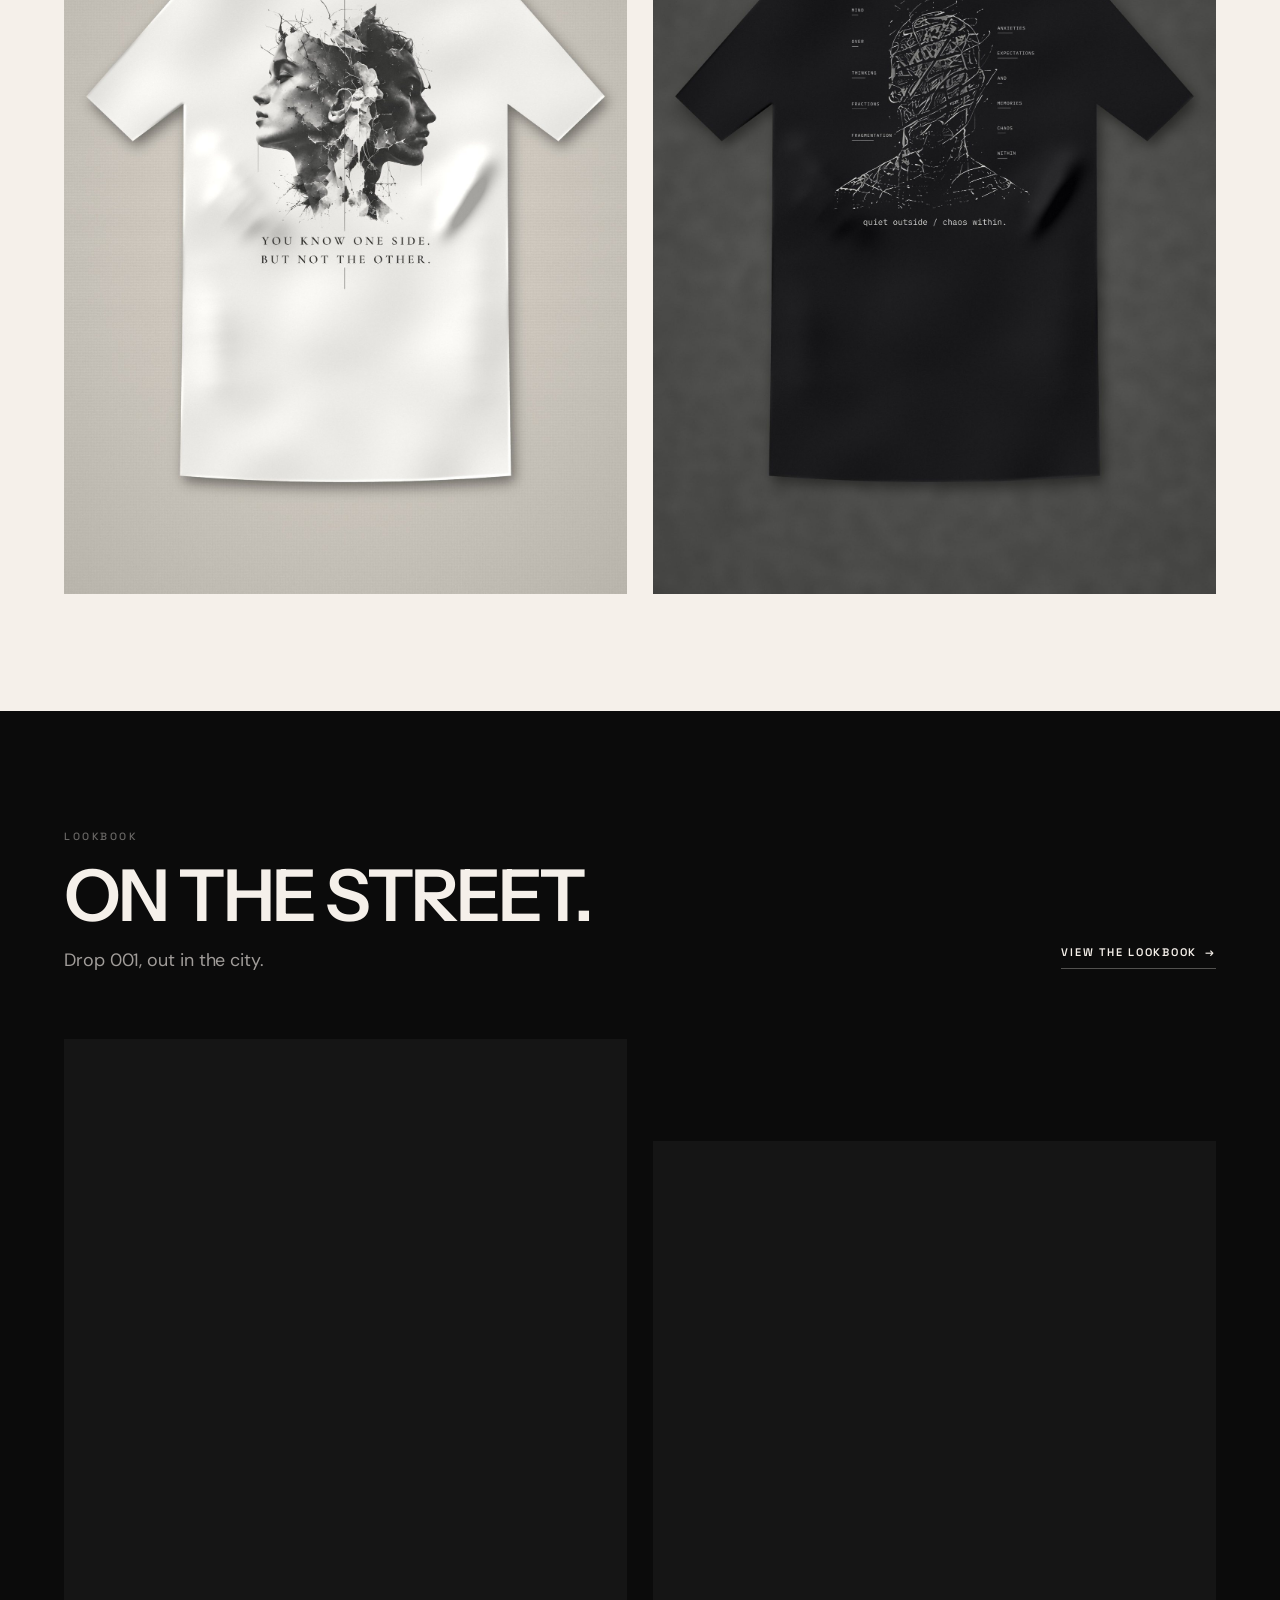
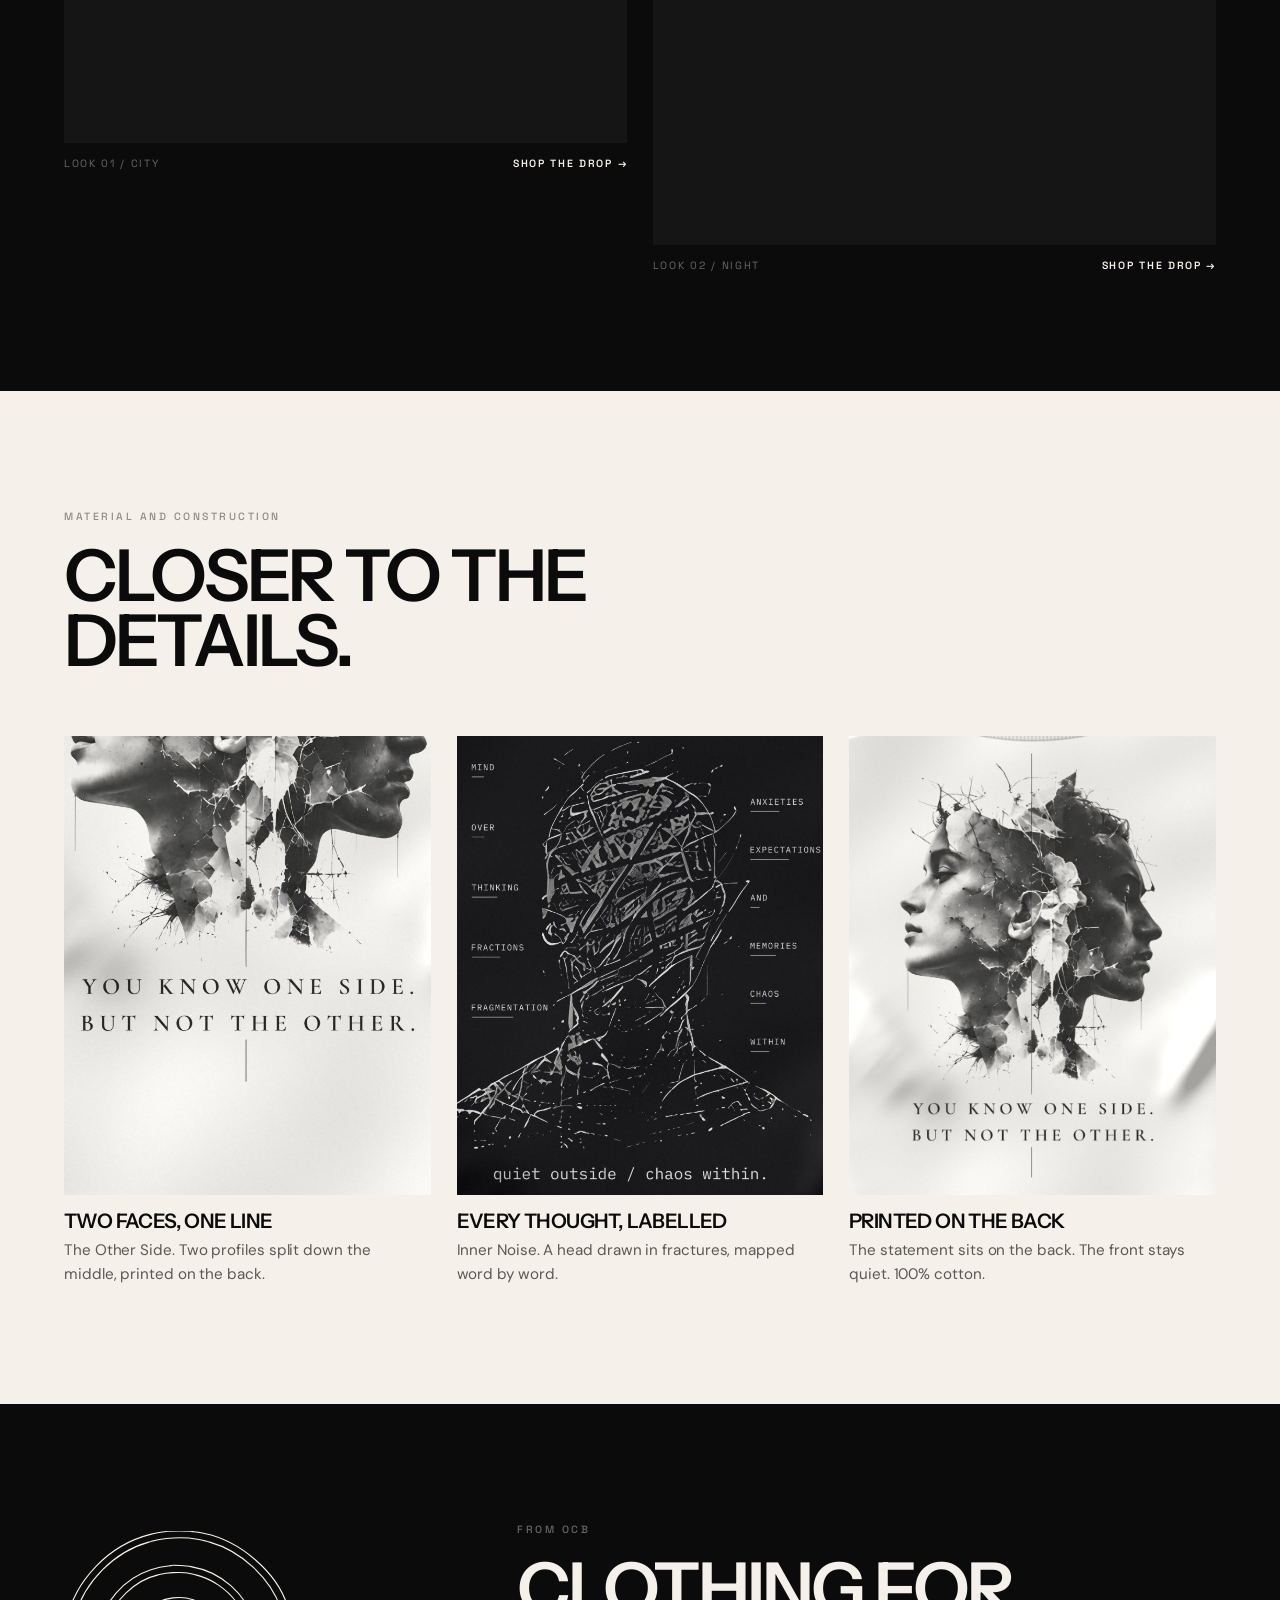
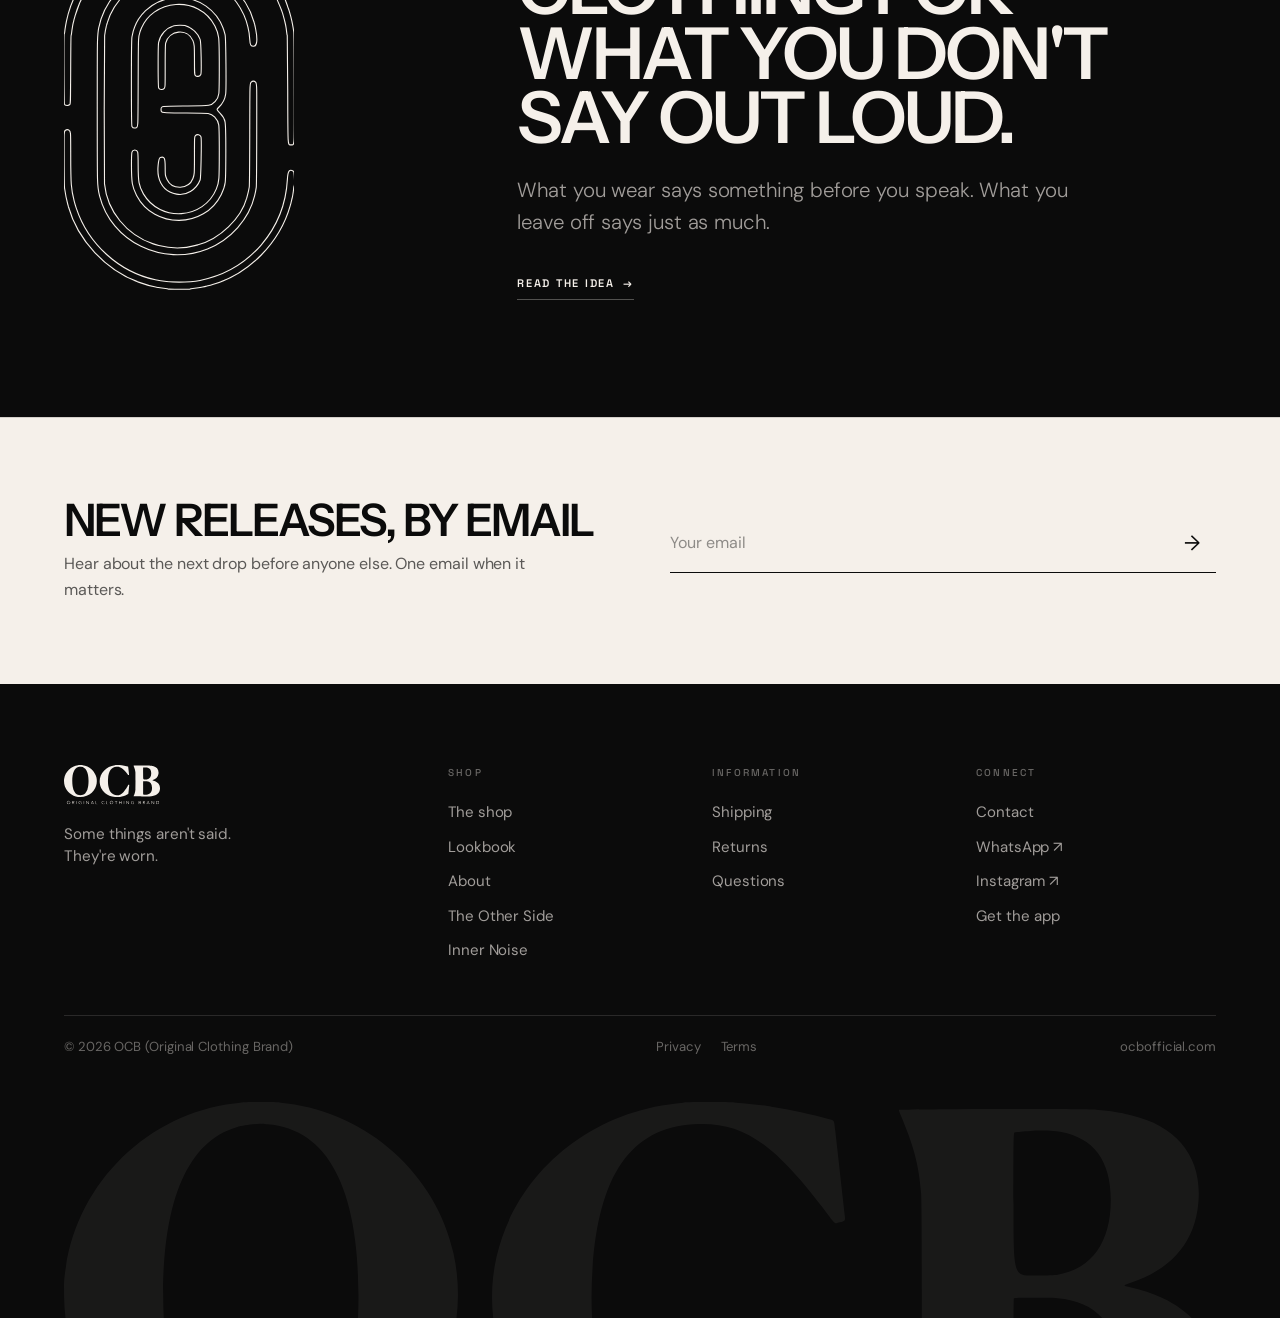
<file: v3/index.html>
<!DOCTYPE html>
<html lang="en">
<head>
<meta charset="utf-8">
<meta name="viewport" content="width=device-width, initial-scale=1, viewport-fit=cover">
<title>OCB — Original Clothing Brand</title>
<meta name="description" content="OCB — Original Clothing Brand. Some things aren't said. They're worn. Drop 001 is live: two pieces, printed on the back.">
<meta name="theme-color" content="#0B0B0B">
<meta property="og:title" content="OCB — Original Clothing Brand">
<meta property="og:description" content="Some things aren't said. They're worn. Drop 001 is live.">
<meta property="og:type" content="website">
<meta property="og:url" content="https://ocbofficial.com/">
<meta property="og:image" content="https://ocbofficial.com/images/og.jpg">
<meta name="twitter:card" content="summary_large_image">

<!-- installable web app -->
<link rel="manifest" href="manifest.webmanifest">
<link rel="icon" type="image/png" href="icons/favicon-48.png">
<link rel="apple-touch-icon" href="icons/apple-touch-icon.png">
<meta name="mobile-web-app-capable" content="yes">
<meta name="apple-mobile-web-app-capable" content="yes">
<meta name="apple-mobile-web-app-status-bar-style" content="black-translucent">
<meta name="apple-mobile-web-app-title" content="OCB">

<link rel="preconnect" href="https://fonts.googleapis.com">
<link rel="preconnect" href="https://fonts.gstatic.com" crossorigin>
<link href="https://fonts.googleapis.com/css2?family=DM+Sans:ital,opsz,wght@0,9..40,300;0,9..40,400;0,9..40,500;1,9..40,400&family=Instrument+Sans:ital,wght@0,400;0,500;0,600;0,700;1,400&family=Space+Grotesk:wght@400;500;600;700&display=swap" rel="stylesheet">
<link rel="stylesheet" href="css/styles.css">
</head>
<body data-theme="dark">

<!-- ============ LOGO + ICON LIBRARY (vector, no image files) ============ -->
<svg width="0" height="0" style="position:absolute" aria-hidden="true" focusable="false">
  <defs>
    <symbol id="ocbMark" viewBox="0 0 724 1126">
      <g transform="translate(0,1126) scale(0.1,-0.1)"><path d="M3235 11251 c-6 -5 -39 -12 -75 -15 -65 -6 -158 -19 -215 -31 -117
-23 -150 -31 -230 -51 -1300 -328 -2377 -1439 -2636 -2719 -36 -180 -47 -245
-55 -335 -3 -36 -10 -69 -15 -74 -21 -23 -11 -2201 10 -2220 43 -39 129 -36
167 5 18 20 19 54 24 1088 3 586 9 1072 13 1079 5 7 13 50 18 95 5 45 13 107
19 137 5 30 12 71 15 90 3 19 10 51 15 70 5 19 14 58 20 85 7 28 15 61 20 75
4 14 13 45 20 70 304 1079 1231 2006 2310 2310 25 7 56 16 70 20 14 5 48 13
75 20 28 6 66 15 85 20 19 5 51 12 70 15 19 3 60 10 90 16 112 19 209 29 388
39 239 14 536 -2 752 -39 30 -6 71 -13 90 -16 19 -3 51 -10 70 -15 19 -5 58
-14 85 -20 28 -7 61 -15 75 -20 14 -4 45 -13 70 -20 991 -279 1901 -1127 2233
-2080 9 -25 26 -72 38 -105 12 -33 26 -75 30 -92 5 -18 14 -50 20 -70 6 -21
15 -55 20 -75 5 -21 14 -57 20 -80 24 -96 47 -231 57 -334 5 -44 13 -87 18
-95 5 -8 11 -689 14 -1697 6 -1880 -3 -1742 107 -1742 112 0 104 -147 99 1763
-2 1220 -6 1734 -15 1787 -28 185 -36 232 -60 340 -18 80 -29 125 -62 240 -6
19 -14 49 -18 65 -5 17 -18 57 -30 90 -13 33 -26 71 -30 85 -326 1040 -1477
2042 -2606 2271 -180 36 -245 47 -335 55 -36 3 -69 10 -74 15 -6 5 -178 9
-386 9 -208 0 -380 -4 -385 -9z M3379 10176 c-3 -3 -50 -10 -105 -16 -207 -20
-323 -46 -544 -117 -850 -276 -1517 -1044 -1651 -1898 -33 -218 -34 -257 -34
-2510 0 -2497 -3 -2400 75 -2705 364 -1436 1973 -2224 3390 -1660 730 290
1310 943 1479 1663 30 127 35 153 53 272 7 46 12 607 14 1668 4 1599 4 1599
-30 1633 -48 48 -101 48 -151 -1 -35 -35 -35 -35 -38 -1628 -3 -1109 -7 -1613
-15 -1662 -16 -97 -35 -184 -62 -280 -6 -22 -15 -53 -19 -70 -174 -638 -843
-1281 -1528 -1466 -18 -5 -50 -14 -70 -19 -353 -97 -800 -98 -1163 -3 -97 26
-114 31 -175 51 -838 279 -1448 1030 -1532 1887 -14 143 -10 4545 4 4660 20
158 33 224 62 325 5 19 14 51 20 70 194 698 877 1345 1596 1512 22 5 58 13 80
19 196 47 573 70 760 46 108 -14 199 -28 235 -37 19 -5 58 -14 85 -21 508
-119 1001 -448 1306 -869 262 -362 393 -731 417 -1175 9 -165 32 -205 118
-205 108 0 134 193 69 525 -23 118 -28 143 -35 165 -4 14 -13 45 -20 70 -250
891 -1030 1577 -1980 1741 -148 25 -595 51 -611 35z M3420 9159 c-666 -82
-1187 -582 -1285 -1231 -23 -149 -22 -2765 0 -2808 25 -48 78 -63 139 -40 53
20 51 -48 57 1440 6 1526 1 1411 69 1605 362 1024 1836 1124 2337 160 138
-266 143 -313 143 -1312 0 -928 0 -927 -123 -1060 -140 -152 -110 -147 -940
-153 -793 -6 -767 -2 -767 -110 0 -109 -1 -109 791 -110 774 0 767 1 902 -135
136 -139 137 -141 137 -1058 0 -918 -5 -979 -92 -1192 -396 -963 -1765 -1055
-2293 -155 -142 243 -164 367 -165 918 0 440 -5 462 -105 462 -100 0 -105 -21
-105 -477 0 -556 23 -688 161 -952 553 -1057 2128 -1043 2658 24 146 295 146
297 146 1340 0 1071 6 1037 -207 1248 -88 88 -88 88 -13 159 124 116 194 249
216 416 22 166 6 1752 -19 1863 -171 756 -877 1254 -1642 1158z M3460 8285
c-244 -67 -433 -271 -486 -525 -22 -101 -20 -1389 1 -1430 32 -61 127 -71 176
-19 29 31 29 31 29 700 0 554 2 678 15 724 110 422 681 476 856 80 45 -102 49
-153 49 -622 0 -442 0 -442 23 -468 46 -54 150 -40 176 23 28 68 9 1027 -22
1107 -87 223 -233 356 -478 434 -46 15 -281 12 -339 -4z M37 4993 c-37 -26
-37 -26 -33 -887 2 -519 8 -889 14 -931 30 -207 64 -374 102 -510 6 -22 15
-53 19 -70 294 -1054 1172 -1993 2225 -2377 175 -64 371 -119 516 -147 30 -6
69 -13 85 -16 66 -14 154 -26 225 -31 41 -3 79 -10 84 -15 13 -12 679 -12 691
0 6 5 44 12 85 15 71 5 159 17 225 31 17 3 55 10 85 16 30 6 73 15 95 21 79
20 120 30 145 38 14 4 45 13 70 20 1134 318 2109 1309 2440 2480 7 25 16 56
20 70 4 14 13 52 20 85 7 33 16 71 20 85 5 14 11 45 15 70 4 25 11 70 16 100
5 30 12 87 15 125 3 39 10 74 15 80 30 31 9 440 -24 463 -122 82 -172 14 -187
-253 -86 -1577 -1201 -2867 -2745 -3176 -215 -43 -335 -53 -655 -53 -355 0
-471 11 -750 73 -1145 252 -2106 1122 -2482 2246 -39 116 -49 150 -68 225 -97
383 -108 528 -109 1473 -1 755 1 730 -61 762 -41 21 -69 18 -113 -12z M4129
4831 c-29 -29 -29 -29 -29 -610 0 -612 -1 -620 -48 -741 -137 -348 -652 -365
-815 -27 -55 114 -57 125 -57 385 0 291 -30 350 -152 303 -65 -25 -101 -406
-57 -598 69 -305 259 -490 567 -552 293 -60 618 136 739 446 26 66 51 1260 28
1351 -18 73 -121 98 -176 43z" fill="currentColor"/></g>
    </symbol>
    <symbol id="ocbWord" viewBox="0 0 2230 914">
      <g transform="translate(0,914) scale(0.1,-0.1)"><path d="M3435 9129 c-22 -4 -85 -13 -140 -20 -1656 -196 -3016 -1517 -3259
-3165 -36 -247 -38 -272 -34 -579 34 -2645 2738 -4386 5270 -3394 1698 666
2657 2459 2267 4239 -333 1522 -1659 2714 -3224 2900 -55 6 -119 16 -142 21
-51 11 -682 10 -738 -2z m506 -420 c1158 -91 1760 -1225 1760 -3312 0 -2136
-659 -3276 -1892 -3277 -1225 -1 -1889 1154 -1889 3285 0 1856 489 2975 1420
3247 125 36 225 51 446 67 11 0 81 -4 155 -10z M12005 9130 c-22 -4 -89 -13
-150 -20 -2287 -245 -3889 -2237 -3515 -4372 5 -32 14 -82 19 -112 124 -717
564 -1468 1151 -1967 636 -539 1381 -841 2350 -951 154 -17 796 -17 940 0 58
7 143 17 190 23 630 78 1292 298 1792 596 165 98 164 98 172 175 4 35 11 101
16 148 5 47 14 132 20 190 6 58 15 143 20 190 5 47 14 132 20 190 6 58 15 147
20 198 6 50 14 134 20 185 5 50 14 139 20 197 20 189 41 392 61 574 14 129 18
123 -100 150 -106 24 -89 41 -251 -241 -670 -1164 -1115 -1694 -1656 -1970
-516 -264 -1170 -263 -1684 3 -895 464 -1347 1780 -1230 3585 118 1827 743
2729 1945 2808 952 63 1542 -329 2600 -1730 158 -209 141 -197 242 -169 110
31 109 28 94 152 -17 147 -28 248 -41 363 -6 55 -15 136 -20 180 -5 44 -14
125 -20 180 -14 125 -28 257 -40 360 -5 44 -14 125 -20 180 -6 55 -15 136 -20
180 -5 44 -14 125 -20 180 -24 217 -9 193 -135 228 -317 89 -725 177 -1100
237 -110 18 -368 48 -510 60 -77 6 -173 16 -213 21 -88 11 -910 10 -967 -1z
M17278 9001 c-608 -3 -1110 -9 -1114 -13 -4 -4 3 -31 15 -60 276 -650 366
-990 413 -1558 19 -222 19 -3677 0 -3895 -22 -267 -53 -478 -98 -665 -18 -74
-71 -263 -84 -300 -79 -223 -125 -343 -182 -479 -38 -91 -66 -171 -64 -178 7
-16 3314 -19 3666 -3 1465 67 2299 598 2440 1555 7 44 16 99 21 122 39 181 -8
600 -97 853 -205 590 -746 995 -1576 1180 -124 27 -124 29 30 80 743 247 1183
723 1291 1395 152 946 -318 1624 -1284 1850 -38 9 -88 20 -110 25 -65 16 -262
47 -370 59 -55 6 -143 16 -195 22 -116 14 -1168 17 -2702 10z m2005 -436 c652
-117 980 -558 981 -1320 1 -817 -365 -1334 -1026 -1450 -63 -11 -175 -15 -470
-15 -388 0 -388 0 -388 1384 0 1384 0 1384 28 1390 23 4 190 19 347 30 110 8
443 -4 528 -19z m-48 -3224 c785 -66 1191 -556 1212 -1461 23 -1009 -418
-1562 -1300 -1630 -201 -16 -706 14 -755 44 -13 8 -18 3036 -5 3049 10 10 722
8 848 -2z M986 799 c-464 -77 -398 -781 74 -782 481 -2 539 706 63 783 -65 11
-68 11 -137 -1z m212 -93 c234 -123 230 -486 -6 -594 -346 -158 -618 348 -308
571 71 50 239 63 314 23z M3724 800 c-470 -70 -410 -780 66 -784 248 -3 285
29 285 244 0 175 0 175 -125 175 -125 0 -125 0 -128 -27 -4 -32 8 -37 108 -40
65 -3 65 -3 68 -120 3 -150 0 -153 -188 -153 -220 0 -325 102 -325 315 0 270
268 416 486 264 40 -27 40 -27 66 -1 66 65 -147 152 -313 127z M9064 800
c-422 -64 -425 -699 -3 -780 157 -31 399 79 333 151 -24 26 -44 23 -78 -11
-158 -162 -438 -54 -487 188 -57 278 264 502 469 327 36 -32 43 -34 61 -23
101 63 -122 175 -295 148z M10966 800 c-202 -36 -332 -215 -312 -432 46 -500
766 -465 770 37 2 266 -200 440 -458 395z m212 -94 c231 -121 231 -475 -1
-590 -352 -176 -623 333 -305 573 59 44 236 54 306 17z M15900 800 c-197 -33
-320 -183 -320 -390 0 -295 260 -466 566 -372 107 33 105 29 102 228 -3 169
-3 169 -122 172 -89 2 -121 -1 -128 -10 -24 -38 10 -58 98 -58 74 0 74 0 74
-120 0 -152 0 -152 -165 -158 -230 -9 -352 110 -343 333 10 276 276 398 510
233 20 -14 58 13 58 42 0 59 -207 121 -330 100z M1927 776 c-40 -41 -22 -746
19 -746 40 0 44 18 44 178 0 179 1 182 70 182 57 0 52 6 169 -192 93 -158 113
-178 155 -162 24 9 23 11 -79 180 -102 169 -104 172 -77 180 195 60 219 293
37 369 -62 26 -315 34 -338 11z m306 -80 c73 -30 95 -131 42 -186 -39 -41 -83
-52 -190 -48 -90 3 -90 3 -93 112 -1 61 0 116 2 123 7 18 195 18 239 -1z
M2873 783 c-21 -8 -18 -739 2 -747 64 -24 65 -16 65 374 0 374 -4 400 -53 379
-1 0 -8 -3 -14 -6z M4608 779 c-29 -16 -27 -723 1 -739 59 -31 61 -18 61 370
0 388 -3 404 -62 369z M5193 783 c-21 -8 -18 -739 2 -747 62 -23 65 -10 65
314 0 174 4 300 9 300 5 0 104 -137 221 -304 222 -320 231 -330 290 -311 28 9
32 738 4 749 -52 20 -54 8 -54 -314 0 -313 -3 -331 -41 -277 -9 12 -98 141
-200 287 -226 326 -230 330 -296 303z M6559 783 c-9 -2 -31 -39 -49 -81 -49
-112 -128 -294 -209 -480 -80 -183 -79 -178 -49 -185 36 -10 55 9 88 90 46
112 26 104 243 101 191 -3 191 -3 230 -95 40 -94 60 -113 102 -97 21 8 17 25
-39 156 -24 57 -67 159 -96 228 -29 69 -72 171 -96 228 -24 57 -44 107 -44
113 0 5 -12 14 -26 19 -26 10 -29 10 -55 3z m40 -131 c30 -56 140 -335 135
-343 -6 -11 -301 -12 -308 -1 -6 10 144 362 155 362 4 0 13 -8 18 -18z M7373
783 c-22 -8 -18 -739 3 -747 24 -9 377 -7 392 3 8 4 12 19 10 32 -3 24 -3 24
-168 29 -165 5 -165 5 -168 338 -2 344 -7 372 -55 351 -1 0 -8 -3 -14 -6z
M9866 774 c-24 -23 -24 -705 0 -728 13 -13 46 -16 202 -16 199 0 216 4 210 41
-3 24 -3 24 -173 29 -170 5 -170 5 -173 335 -2 296 -4 331 -19 343 -22 16 -28
15 -47 -4z M11823 780 c-80 -32 -8 -70 133 -70 104 0 104 0 106 -332 3 -333 3
-333 38 -333 35 0 35 0 38 333 2 332 2 332 106 332 118 0 156 10 156 40 0 13
-10 24 -26 30 -32 13 -521 12 -551 0z M12833 783 c-21 -8 -18 -739 2 -747 56
-21 64 2 67 181 3 168 3 168 198 168 195 0 195 0 198 -168 2 -168 2 -168 27
-177 56 -21 55 -30 55 370 0 400 1 391 -55 370 -25 -10 -25 -10 -25 -165 0
-155 0 -155 -200 -155 -200 0 -200 0 -200 155 0 155 -11 192 -53 174 -1 0 -8
-3 -14 -6z M13913 783 c-21 -8 -18 -739 2 -747 64 -24 65 -16 65 374 0 374 -4
400 -53 379 -1 0 -8 -3 -14 -6z M14508 779 c-29 -16 -27 -723 1 -739 58 -30
61 -13 61 317 0 204 3 294 11 291 5 -2 104 -138 218 -303 219 -315 233 -331
287 -306 34 15 39 722 5 741 -58 30 -61 13 -61 -315 0 -232 -3 -293 -12 -289
-7 2 -105 138 -218 300 -218 316 -237 336 -292 303z M17373 784 c-30 -13 -17
-743 13 -750 65 -16 299 1 349 27 138 69 159 270 36 341 -48 27 -49 32 -15 54
103 68 76 258 -46 311 -36 15 -311 29 -337 17z m303 -90 c86 -41 84 -168 -3
-209 -24 -12 -58 -15 -135 -13 -103 3 -103 3 -106 107 -1 58 0 111 2 118 8 20
198 18 242 -3z m8 -318 c107 -45 115 -199 14 -252 -26 -14 -59 -18 -148 -18
-115 -1 -115 -1 -118 128 -1 72 0 136 2 143 8 19 205 18 250 -1z M18353 784
c-21 -9 -18 -740 2 -748 56 -21 64 2 67 181 3 168 3 168 55 171 62 4 60 6 187
-212 79 -135 100 -156 140 -140 25 10 22 16 -80 185 -100 165 -102 173 -57
182 170 34 190 275 30 356 -46 23 -307 42 -344 25z m315 -94 c142 -87 50 -230
-148 -230 -100 0 -100 0 -100 125 0 125 0 125 108 125 90 0 112 -3 140 -20z
M19525 780 c-15 -5 -47 -67 -110 -211 -49 -112 -115 -265 -148 -339 -83 -191
-79 -178 -58 -189 38 -21 58 -2 96 89 45 107 27 100 245 100 202 0 184 8 230
-103 35 -85 58 -106 96 -88 23 10 23 10 -7 83 -70 164 -111 263 -150 356 -23
53 -59 140 -80 192 -22 52 -43 97 -47 101 -14 13 -47 17 -67 9z m104 -285 c88
-210 95 -195 -90 -195 -178 0 -169 -20 -81 186 97 230 80 229 171 9z M20333
783 c-21 -8 -18 -739 2 -747 62 -24 65 -10 65 315 0 229 3 300 12 297 7 -3
105 -139 220 -303 202 -292 220 -313 265 -314 52 -2 53 2 53 379 0 388 -2 401
-61 370 -18 -10 -19 -24 -19 -310 0 -233 -3 -300 -12 -300 -7 0 -105 134 -218
296 -232 335 -241 344 -307 317z M21468 780 c-31 -19 -27 -724 4 -741 39 -21
321 -6 390 21 305 115 302 593 -4 700 -74 25 -358 40 -390 20z m377 -98 c276
-126 207 -519 -100 -572 -210 -36 -210 -37 -213 298 -2 304 -2 304 130 300
112 -3 141 -7 183 -26z" fill="currentColor"/></g>
    </symbol>
    <symbol id="i-diamond" viewBox="0 0 24 24"><path d="M12 2 22 12 12 22 2 12Z" fill="none" stroke="currentColor" stroke-width="1.6"/></symbol>
    <symbol id="i-arrow" viewBox="0 0 24 24"><path d="M3 12h17M14 5l7 7-7 7" fill="none" stroke="currentColor" stroke-width="1.7" stroke-linecap="round" stroke-linejoin="round"/></symbol>
    <symbol id="i-left" viewBox="0 0 24 24"><path d="M15 5l-7 7 7 7" fill="none" stroke="currentColor" stroke-width="1.8" stroke-linecap="round" stroke-linejoin="round"/></symbol>
    <symbol id="i-right" viewBox="0 0 24 24"><path d="M9 5l7 7-7 7" fill="none" stroke="currentColor" stroke-width="1.8" stroke-linecap="round" stroke-linejoin="round"/></symbol>
    <symbol id="i-x" viewBox="0 0 24 24"><path d="M5 5l14 14M19 5 5 19" fill="none" stroke="currentColor" stroke-width="1.7" stroke-linecap="round"/></symbol>
    <symbol id="i-bag" viewBox="0 0 24 24"><path d="M5 8h14l-1 12.5H6L5 8Z"/><path d="M9 8V6.5a3 3 0 0 1 6 0V8"/></symbol>
    <symbol id="i-user" viewBox="0 0 24 24"><circle cx="12" cy="8.5" r="3.7"/><path d="M4.5 20.5c1.2-3.6 4-5.3 7.5-5.3s6.3 1.7 7.5 5.3"/></symbol>
    <symbol id="i-menu" viewBox="0 0 24 24"><path d="M4 8.5h16M4 15.5h16"/></symbol>
    <symbol id="i-truck" viewBox="0 0 24 24"><path d="M2.5 6.5h11v10h-11zM13.5 10h4.2l3.3 3.4v3.1h-7.5"/><circle cx="7" cy="17.5" r="1.8"/><circle cx="17" cy="17.5" r="1.8"/></symbol>
    <symbol id="i-return" viewBox="0 0 24 24"><path d="M4 9h11a5 5 0 0 1 0 10H8"/><path d="M8 5 4 9l4 4"/></symbol>
    <symbol id="i-lock" viewBox="0 0 24 24"><rect x="5" y="10.5" width="14" height="10" rx="2"/><path d="M8.5 10.5V8a3.5 3.5 0 0 1 7 0v2.5"/></symbol>
    <symbol id="i-mail" viewBox="0 0 24 24"><rect x="3" y="5.5" width="18" height="13" rx="2"/><path d="m4 7.5 8 6 8-6"/></symbol>
    <symbol id="i-card" viewBox="0 0 24 24"><rect x="2.5" y="5.5" width="19" height="13" rx="2.2"/><path d="M2.5 10h19M6.5 15h4"/></symbol>
    <symbol id="i-info" viewBox="0 0 24 24"><circle cx="12" cy="12" r="9"/><path d="M12 11v5.5M12 7.6v.2"/></symbol>
    <symbol id="i-phone" viewBox="0 0 24 24"><rect x="6.5" y="2.5" width="11" height="19" rx="2.6"/><path d="M10.5 18.5h3"/></symbol>
    <symbol id="i-share" viewBox="0 0 24 24"><path d="M12 15V3.5M8 7l4-4 4 4"/><path d="M7.5 10.5H6a1.5 1.5 0 0 0-1.5 1.5v7A1.5 1.5 0 0 0 6 20.5h12a1.5 1.5 0 0 0 1.5-1.5v-7a1.5 1.5 0 0 0-1.5-1.5h-1.5"/></symbol>
    <symbol id="i-plus" viewBox="0 0 24 24"><rect x="3.5" y="3.5" width="17" height="17" rx="4"/><path d="M12 8v8M8 12h8"/></symbol>
    <symbol id="i-dots" viewBox="0 0 24 24"><circle cx="12" cy="5" r="1.2" fill="currentColor"/><circle cx="12" cy="12" r="1.2" fill="currentColor"/><circle cx="12" cy="19" r="1.2" fill="currentColor"/></symbol>
    <symbol id="i-install" viewBox="0 0 24 24"><path d="M12 3.5V15M7.5 10.5 12 15l4.5-4.5"/><path d="M4.5 16.5v2a2 2 0 0 0 2 2h11a2 2 0 0 0 2-2v-2"/></symbol>
    <symbol id="i-desktop" viewBox="0 0 24 24"><rect x="3" y="4.5" width="18" height="12" rx="1.8"/><path d="M8.5 20.5h7M12 16.5v4M12 7.5v5M9.8 10.5 12 12.7l2.2-2.2"/></symbol>
    <symbol id="i-check" viewBox="0 0 24 24"><path d="m5 12.5 4.5 4.5L19 7.5"/></symbol>
    <symbol id="i-wa" viewBox="0 0 24 24"><path d="M3.6 20.4 4.9 16a8.5 8.5 0 1 1 3.2 3.1l-4.5 1.300Z"/><path d="M9.2 8.300c-.4 1.200.3 2.800 1.700 4.200 1.400 1.400 3 2.100 4.200 1.700l.8-1.300-1.700-1-.8.700c-.9-.4-1.700-1.200-2.100-2.100l.7-.8-1-1.700-1.800.300Z"/></symbol>
  </defs>
</svg>

<div class="grain" aria-hidden="true"></div>
<div class="cursor" aria-hidden="true"><b>View</b></div>
<div class="cursor-dot" aria-hidden="true"></div>

<div class="loader" id="loader" role="status" aria-label="Loading">
  <div class="loader__mark" id="loaderMark"></div>
  <div class="loader__bar"><i id="loaderBar"></i></div>
</div>
<div class="curtain" id="curtain" aria-hidden="true"><svg viewBox="0 0 724 1126"><use href="#ocbMark"/></svg></div>

<a class="skip" href="#main">Skip to content</a>

<!-- ============ HEADER ============
     Menu links: change the words freely. Keep the href values:
     #/shop  #/lookbook  #/about  #/faq  #/contact -->
<header class="head" id="head">
  <div class="strip" id="strip" hidden></div>
  <div class="nav">
    <a class="nav__logo" href="#/" aria-label="OCB, Original Clothing Brand. Home">
      <svg class="m" viewBox="0 0 724 1126" aria-hidden="true"><use href="#ocbMark"/></svg>
      <svg class="w" viewBox="0 0 2230 914" aria-hidden="true"><use href="#ocbWord"/></svg>
    </a>
    <nav class="nav__mid" id="navMid" aria-label="Main">
      <a href="#/shop" data-spy="shop">Shop</a>
      <a href="#/lookbook" data-spy="lookbook">Lookbook</a>
      <a href="#/about" data-spy="about">About</a>
    </nav>
    <div class="nav__right">
      <button class="nav__btn nav__icon" id="btnAccount" aria-label="Account" hidden><svg class="icon" viewBox="0 0 24 24" aria-hidden="true"><use href="#i-user"/></svg></button>
      <button class="nav__btn" id="btnCart" aria-label="Open cart">Cart <span class="nav__count" id="cartCount" aria-hidden="true">0</span></button>
      <button class="nav__btn" id="btnMenu" aria-label="Open menu" aria-expanded="false">Menu</button>
    </div>
  </div>
</header>

<!-- full-screen menu -->
<div class="menu" id="menu" data-theme="dark" role="dialog" aria-modal="true" aria-label="Menu">
  <div class="menu__top">
    <svg class="menu__word" viewBox="0 0 2230 914" aria-hidden="true"><use href="#ocbWord"/></svg>
    <button class="nav__btn menu__close" id="menuClose" aria-label="Close menu">Close <span aria-hidden="true">✕</span></button>
  </div>
  <nav class="menu__links" aria-label="Main">
    <a href="#/">Home</a>
    <a href="#/shop">Shop</a>
    <a href="#/lookbook">Lookbook</a>
    <a href="#/about">About</a>
    <a href="#/contact">Contact</a>
  </nav>
  <div class="menu__small" id="menuSmall"></div>
  <p class="menu__tag" id="menuTag"></p>
</div>

<!-- ============ HOME ============ -->
<main id="main">
<div class="view" id="vHome" data-theme="dark">

  <!-- the release -->
  <section class="hero" id="top">
    <div class="hero__media" id="heroMedia"></div>
    <div class="hero__text">
      <p class="hero__label hero__fade" id="heroLabel"></p>
      <h1 class="display hero__title" id="heroTitle"></h1>
      <p class="hero__sub hero__fade" id="heroSub"></p>
      <div class="hero__buy hero__fade">
        <p class="hero__spec" id="heroSpec"></p>
        <p class="hero__price" id="heroPrice"></p>
      </div>
      <div class="hero__cta hero__fade">
        <a href="#/shop" class="btn btn--fill" data-magnet><span id="heroBtn">Shop T-shirts</span></a>
        <a href="#/lookbook" class="more" id="heroLook">See the lookbook <span class="arr" aria-hidden="true">→</span></a>
      </div>
      <p class="hero__note hero__fade" id="heroNote"></p>
    </div>
  </section>

  <div class="marquee" aria-hidden="true"><div class="marquee__row" id="marquee"></div></div>

  <!-- the products -->
  <section class="block" id="sides" data-theme="light">
    <div class="wrap">
      <div class="block__head" id="sidesHead"></div>
      <div class="cards" id="sidesGrid"></div>
    </div>
  </section>

  <!-- lookbook teaser (uses the header videos) -->
  <section class="block" id="look" data-theme="dark">
    <div class="wrap">
      <div class="block__head block__head--row" id="lookHead"></div>
      <div class="looks" id="lookGrid"></div>
    </div>
  </section>

  <!-- details -->
  <section class="block" id="details" data-theme="light">
    <div class="wrap">
      <div class="block__head" id="detailHead"></div>
      <div class="details" id="detailGrid"></div>
    </div>
  </section>

  <!-- a note from OCB -->
  <section class="block letter" id="note" data-theme="dark">
    <div class="wrap note__grid">
      <div class="note__mark" id="noteMark" data-draw aria-hidden="true"></div>
      <div class="note__body" id="noteBody"></div>
    </div>
  </section>

  <!-- newsletter -->
  <section class="news" id="news" data-theme="light">
    <div class="wrap news__row">
      <div>
        <h2 class="news__title" id="newsTitle"></h2>
        <p class="news__sub" id="newsSub"></p>
      </div>
      <div class="news__form">
        <form id="newsForm" novalidate>
          <label class="sr" for="newsEmail">Your email</label>
          <input type="email" id="newsEmail" name="email" placeholder="Your email" autocomplete="email" required>
          <div class="hp" aria-hidden="true"><label>Company <input type="text" id="newsHp" tabindex="-1" autocomplete="off"></label></div>
          <button type="submit" aria-label="Sign up"><span aria-hidden="true">→</span></button>
        </form>
        <p class="news__msg" id="newsMsg" role="status" aria-live="polite"></p>
      </div>
    </div>
  </section>
</div>

<!-- every other page (shop, lookbook, about, product, checkout, account, order, policies) is drawn in here -->
<div class="view" id="vPage" data-theme="light"></div>
</main>

<!-- ============ FOOTER ============ -->
<footer class="foot" data-theme="dark">
  <div class="wrap">
    <div class="foot__grid">
      <div class="foot__brand">
        <svg viewBox="0 0 2230 914" aria-hidden="true"><use href="#ocbWord"/></svg>
        <p id="footTag"></p>
      </div>
      <div><h4>Shop</h4><ul id="footShop"></ul></div>
      <div><h4>Information</h4><ul id="footInfo"></ul></div>
      <div><h4>Connect</h4><ul id="footConnect"></ul></div>
    </div>
    <div class="foot__bottom">
      <p id="footCopy"></p>
      <p class="foot__legal"><a href="#/policy/privacy">Privacy</a><a href="#/policy/terms">Terms</a></p>
      <p id="footDomain"></p>
    </div>
  </div>
  <svg class="foot__big" viewBox="0 0 2230 914" aria-hidden="true"><use href="#ocbWord"/></svg>
</footer>

<!-- ============ OVERLAYS ============ -->
<div class="scrim" id="scrim"></div>

<aside class="drawer" id="drawer" data-theme="light" role="dialog" aria-modal="true" aria-label="Your cart">
  <div class="drawer__head">
    <h2>Your cart<sup id="drawerCount"></sup></h2>
    <button class="nav__btn" id="drawerClose" aria-label="Close cart">Close <span aria-hidden="true">✕</span></button>
  </div>
  <div class="drawer__ship" id="drawerShip" hidden></div>
  <div class="drawer__body" id="drawerBody"></div>
  <div class="drawer__foot" id="drawerFoot"></div>
</aside>

<div class="modal" id="modal" role="dialog" aria-modal="true">
  <div class="modal__panel" id="modalPanel" data-theme="light"></div>
</div>

<div class="zoom" id="zoom" role="dialog" aria-modal="true" aria-label="Enlarged photo">
  <button id="zoomClose" aria-label="Close"><svg class="icon" viewBox="0 0 24 24" aria-hidden="true"><use href="#i-x"/></svg></button>
  <img id="zoomImg" alt="">
</div>

<div class="toasts" id="toasts" role="status" aria-live="polite"></div>

<noscript><p style="padding:120px 24px;text-align:center">This store needs JavaScript. Please turn it on and reload.</p></noscript>

<script src="config.js"></script>
<script src="js/app.js"></script>
</body>
</html>
</file>
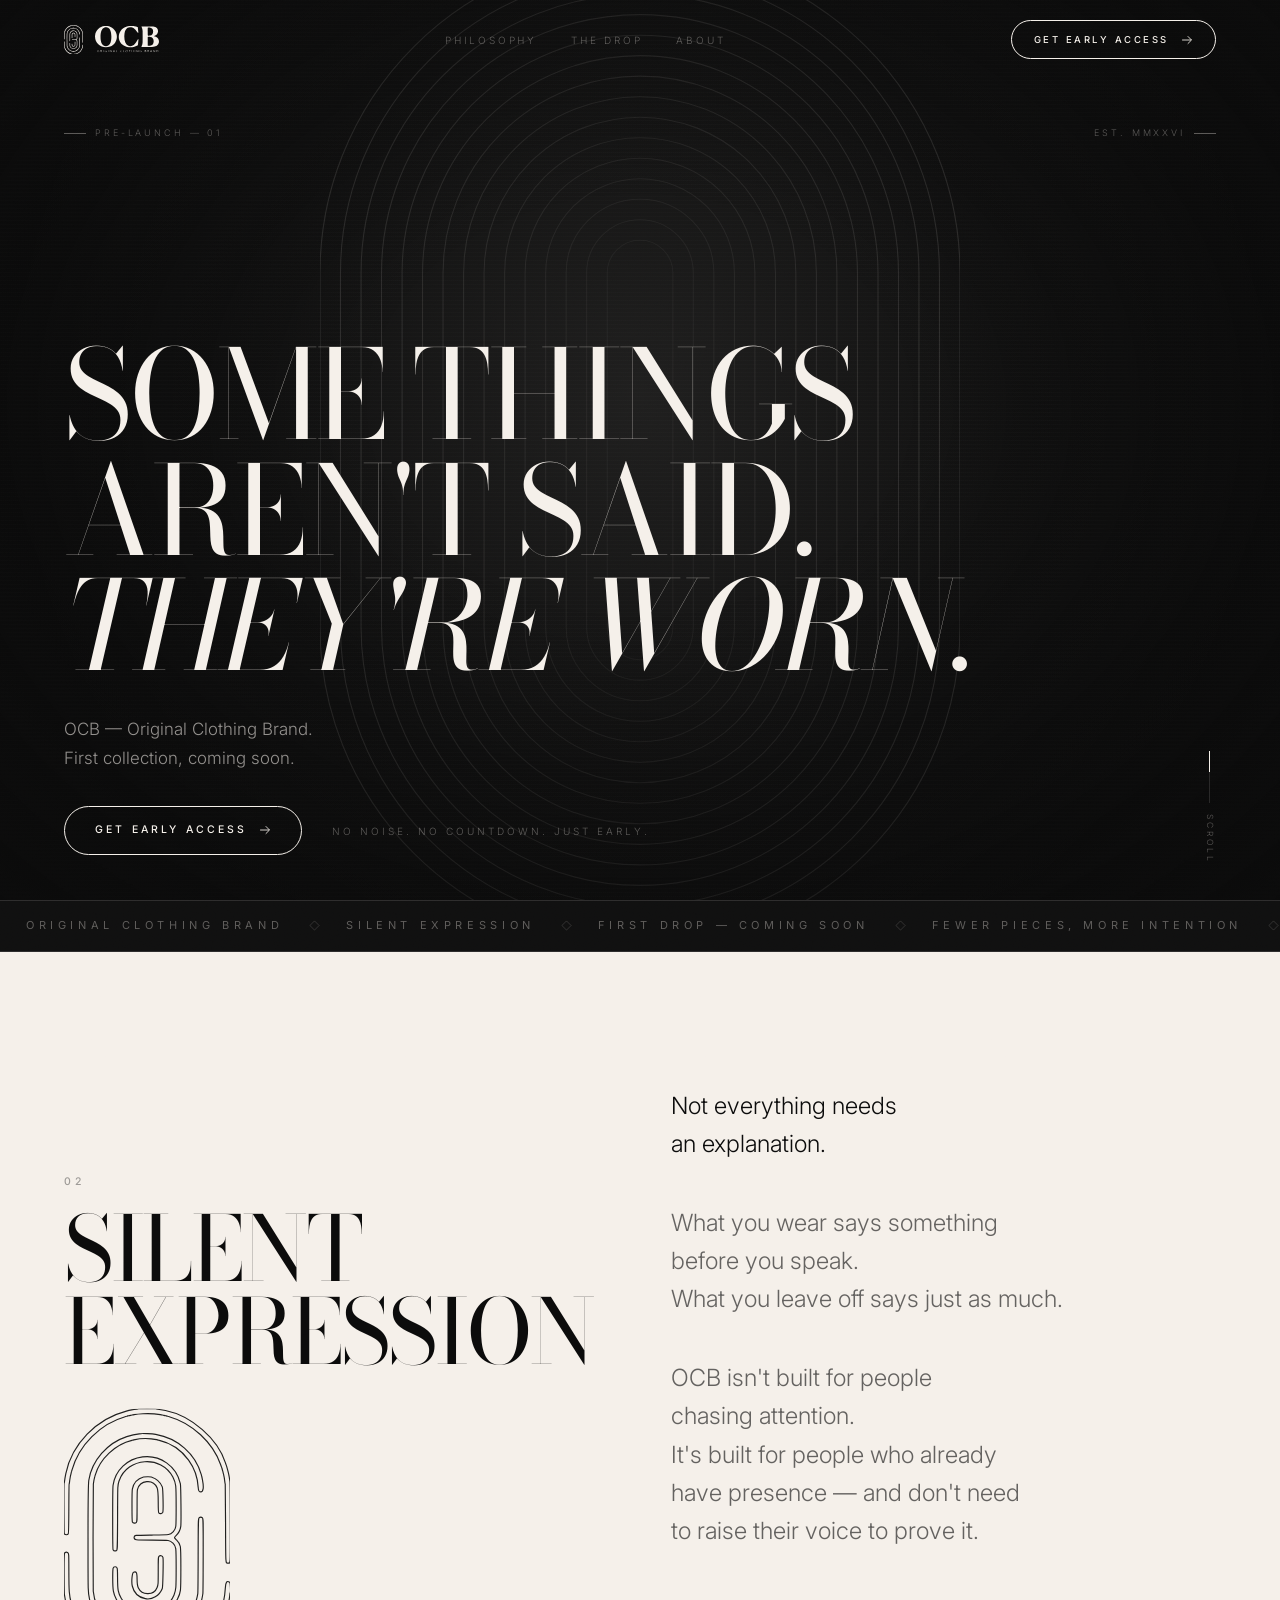
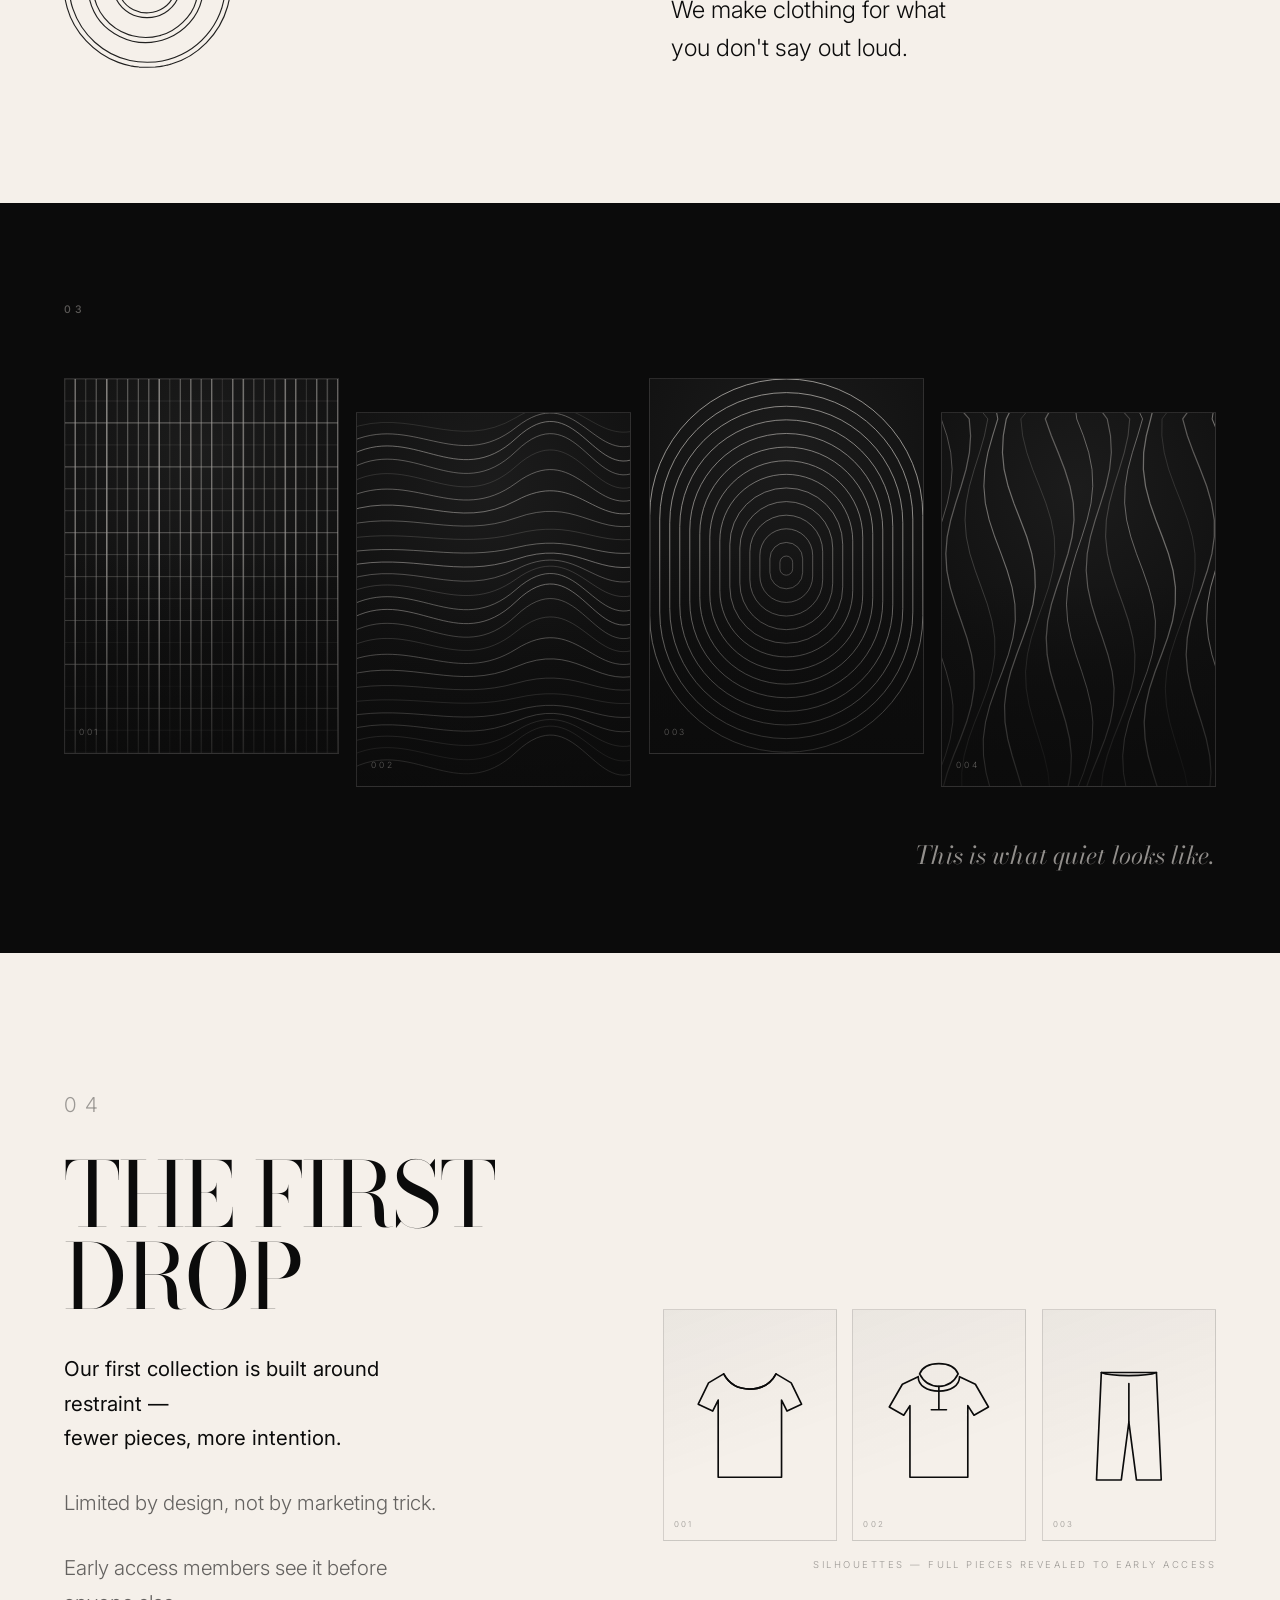
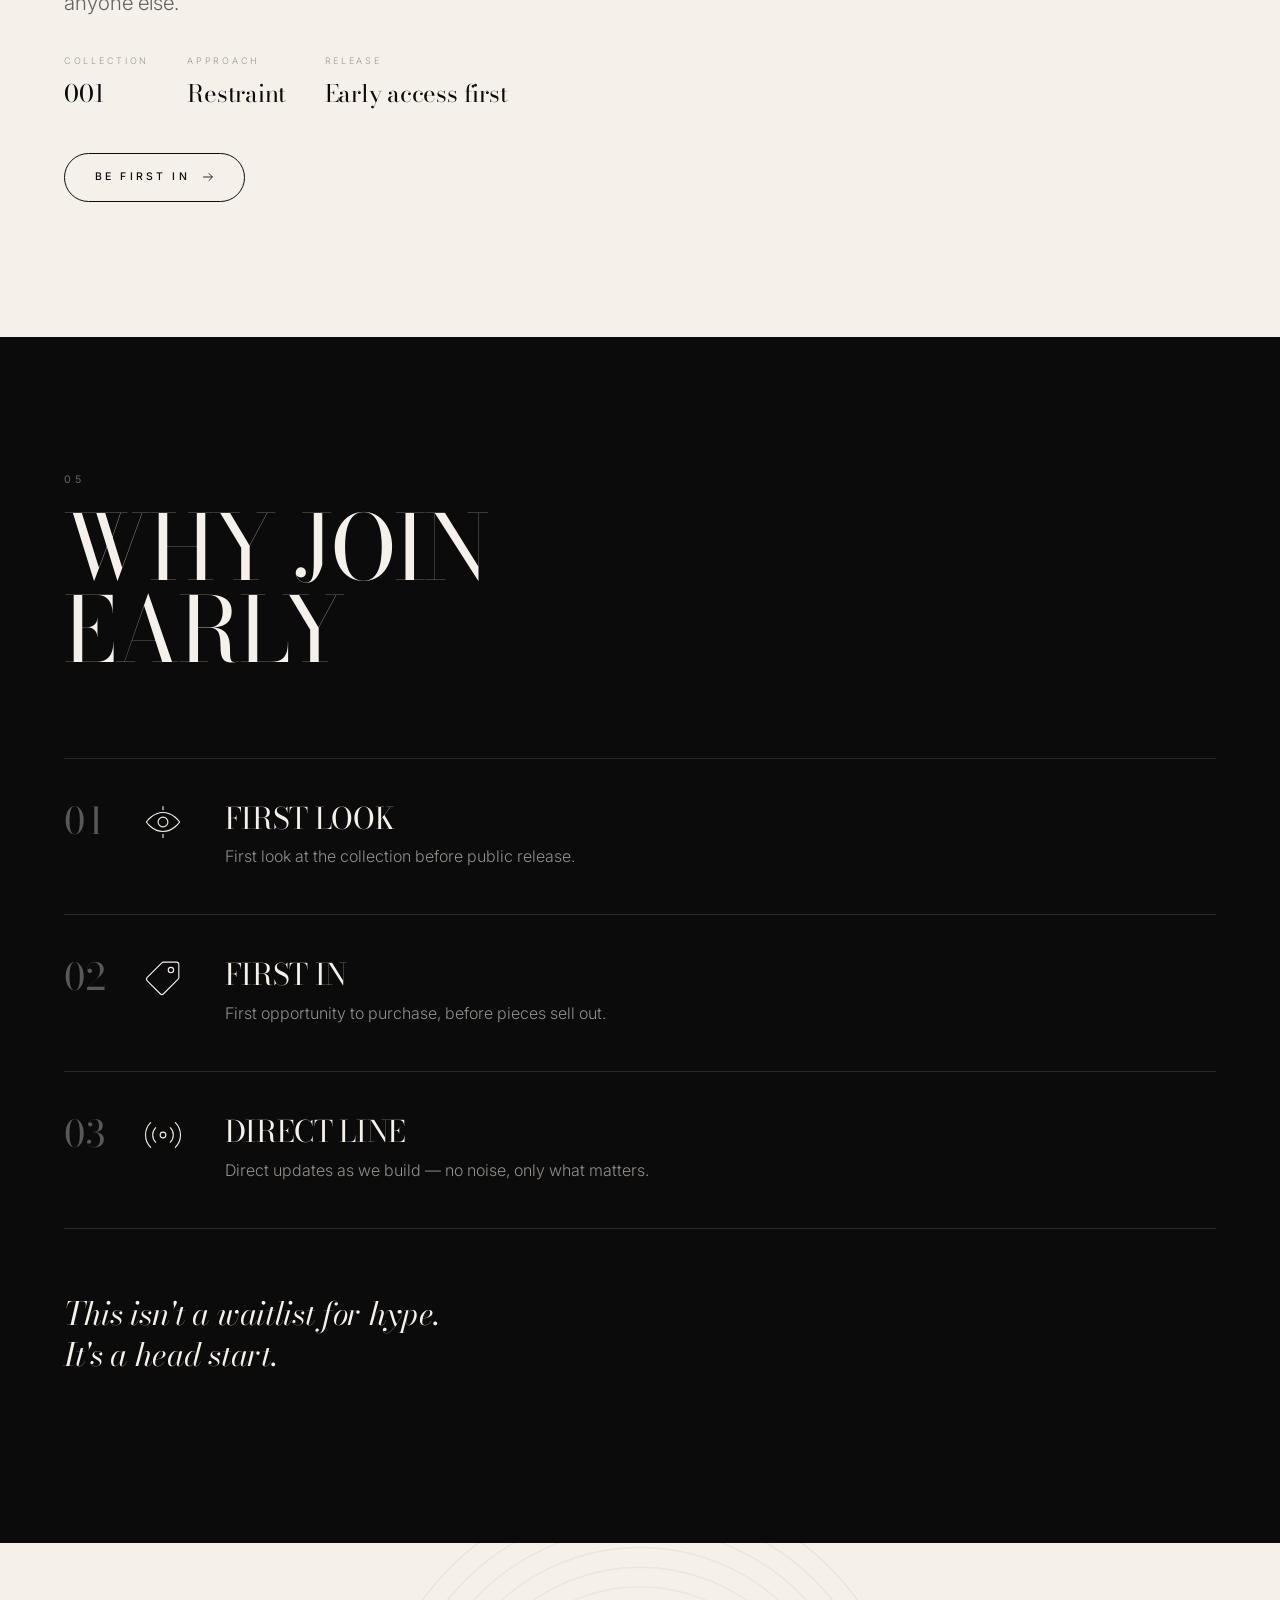
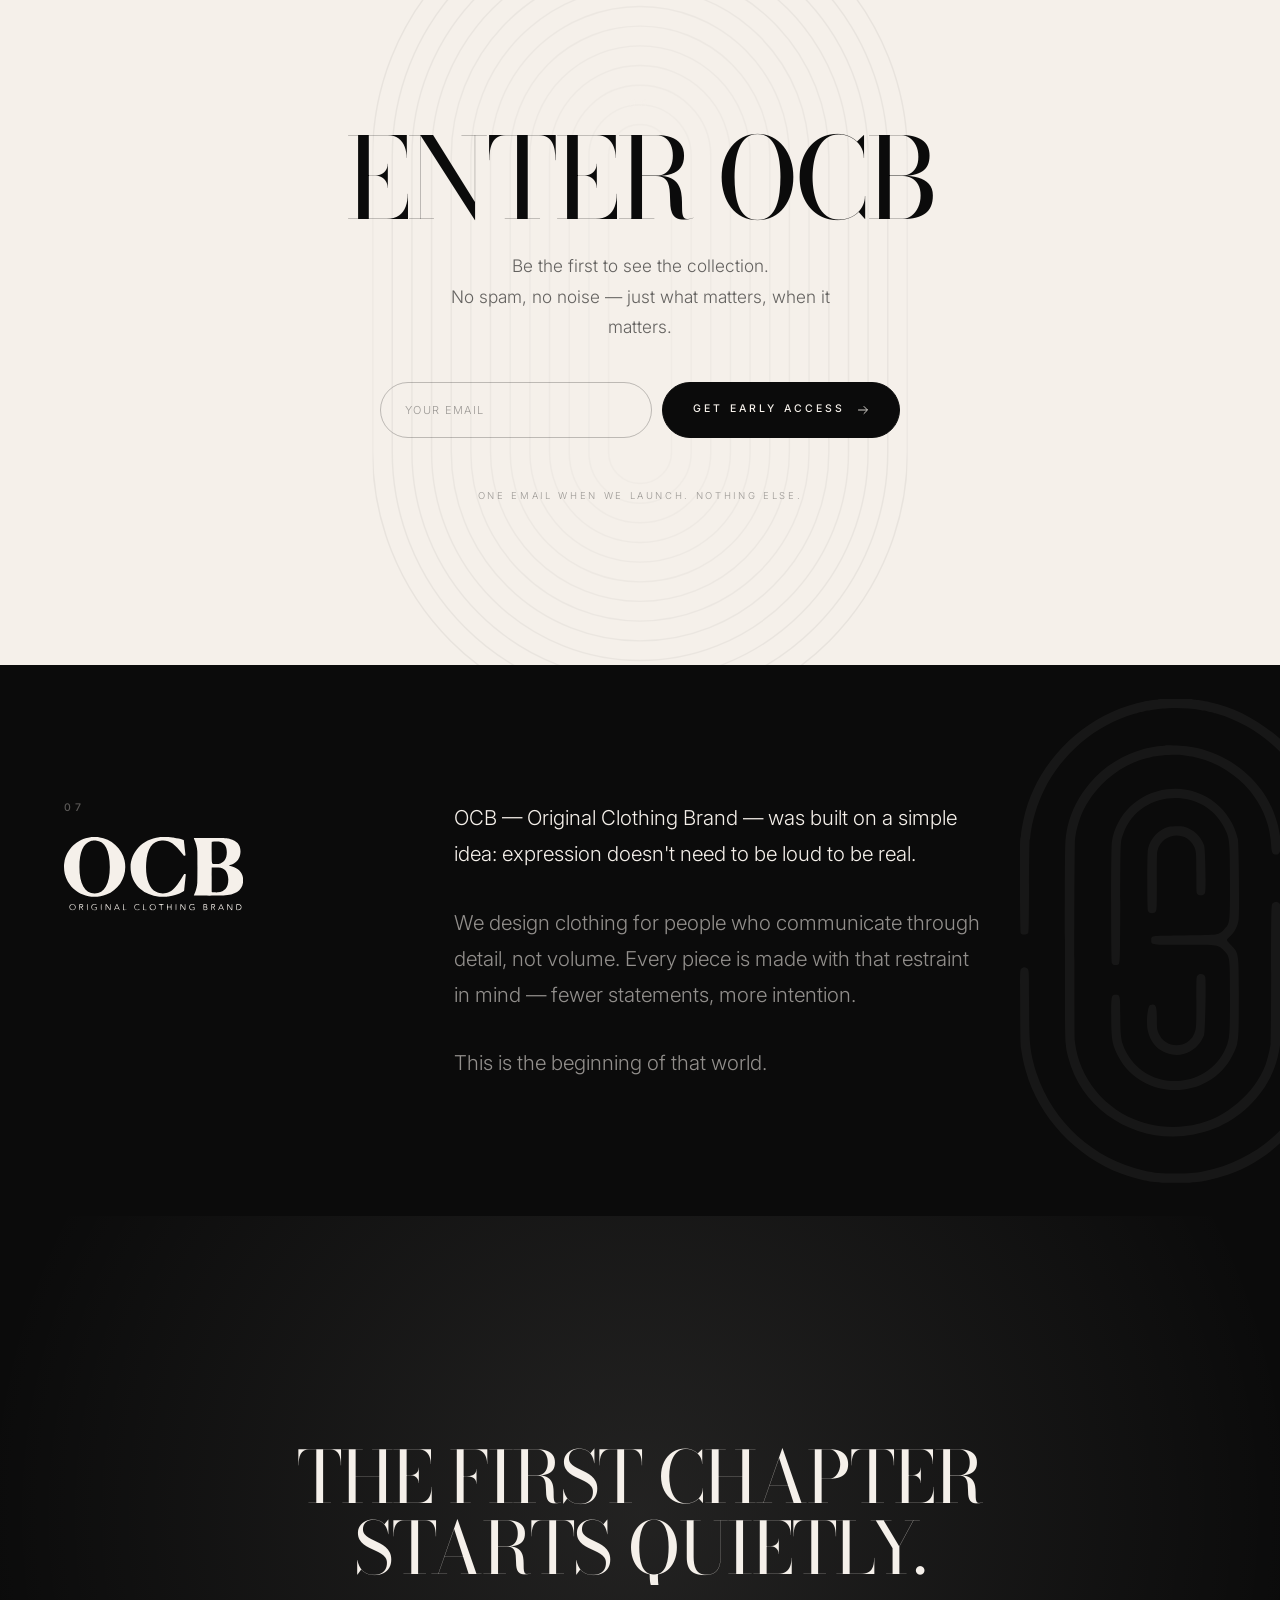
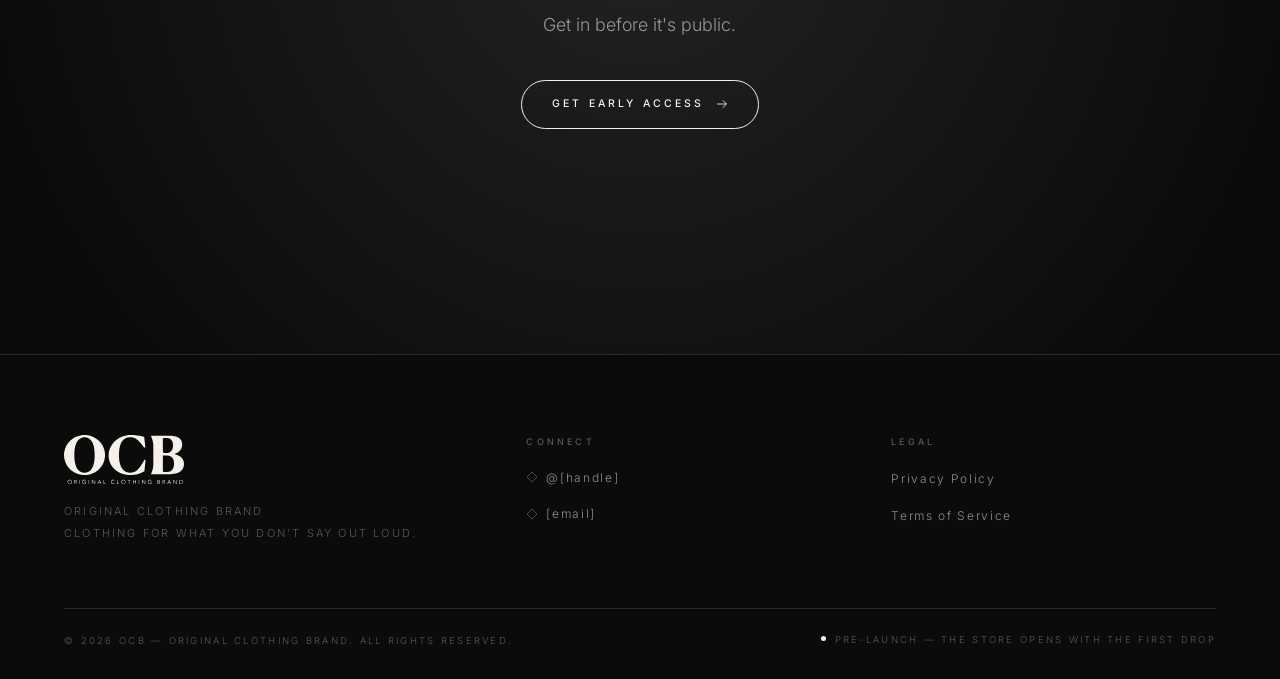
<file: v1/index(old).html>
<!DOCTYPE html>
<html lang="en">
<head>
<meta charset="utf-8">
<meta name="viewport" content="width=device-width, initial-scale=1, viewport-fit=cover">
<title>OCB — Original Clothing Brand | Coming Soon</title>
<meta name="description" content="OCB — Original Clothing Brand. Some things aren't said. They're worn. First collection coming soon. Get early access.">
<meta name="theme-color" content="#0B0B0B">
<meta property="og:title" content="OCB — Original Clothing Brand">
<meta property="og:description" content="Some things aren't said. They're worn. First collection, coming soon.">
<meta property="og:type" content="website">
<link rel="preconnect" href="https://fonts.googleapis.com">
<link rel="preconnect" href="https://fonts.gstatic.com" crossorigin>
<link href="https://fonts.googleapis.com/css2?family=Bodoni+Moda:ital,opsz,wght@0,6..96,400;0,6..96,500;0,6..96,700;1,6..96,400;1,6..96,500&family=Inter:wght@300;400;500;600&display=swap" rel="stylesheet">
<link rel="icon" href="data:image/svg+xml,%3Csvg xmlns='http://www.w3.org/2000/svg' viewBox='0 0 100 100'%3E%3Crect width='100' height='100' fill='%230B0B0B'/%3E%3Crect x='30' y='18' width='40' height='64' rx='20' fill='none' stroke='%23F5F0EA' stroke-width='5'/%3E%3Crect x='42' y='32' width='16' height='36' rx='8' fill='none' stroke='%23F5F0EA' stroke-width='5'/%3E%3C/svg%3E">

<style>
/* ============================================================
   OCB — ORIGINAL CLOTHING BRAND
   Pre-launch landing page. Single file. No dependencies.
   Palette locked to the logo: ink #0B0B0B / cream #F5F0EA
   ============================================================ */

:root{
  --ink:#0B0B0B;
  --ink-1:#101010;
  --ink-2:#151515;
  --cream:#F5F0EA;
  --cream-dim:rgba(245,240,234,.58);
  --cream-fade:rgba(245,240,234,.34);
  --line:rgba(245,240,234,.13);
  --line-strong:rgba(245,240,234,.26);
  --ink-dim:rgba(11,11,11,.62);
  --ink-fade:rgba(11,11,11,.38);
  --line-dark:rgba(11,11,11,.14);
  --serif:"Bodoni Moda",'Didot','Bodoni MT','Playfair Display',Georgia,serif;
  --sans:"Inter",-apple-system,BlinkMacSystemFont,'Segoe UI',Helvetica,Arial,sans-serif;
  --ease:cubic-bezier(.16,1,.3,1);
  --ease-io:cubic-bezier(.65,.05,.36,1);
  --pad:clamp(20px,5vw,72px);
  --max:1440px;
}

*,*::before,*::after{box-sizing:border-box}
html{-webkit-text-size-adjust:100%;scroll-behavior:smooth}
@media (prefers-reduced-motion:reduce){html{scroll-behavior:auto}}
body{
  margin:0;background:var(--ink);color:var(--cream);
  font-family:var(--sans);font-weight:300;font-size:16px;line-height:1.6;
  -webkit-font-smoothing:antialiased;-moz-osx-font-smoothing:grayscale;
  overflow-x:hidden;
}
body.is-locked{overflow:hidden;height:100vh}
img,svg{display:block;max-width:100%}
button,input{font:inherit;color:inherit}
a{color:inherit;text-decoration:none}
::selection{background:var(--cream);color:var(--ink)}

/* ---------- type primitives ---------- */
.display{
  font-family:var(--serif);font-weight:400;line-height:.94;
  letter-spacing:-.022em;text-transform:uppercase;margin:0;
}
.eyebrow{
  font-size:clamp(9px,1vw,10.5px);letter-spacing:.42em;text-transform:uppercase;
  font-weight:500;color:var(--cream-fade);margin:0;
}
.section-title{
  font-family:var(--serif);text-transform:uppercase;font-weight:400;
  font-size:clamp(2.4rem,7.4vw,5.6rem);line-height:.92;letter-spacing:-.02em;margin:0;
}
.lede{font-size:clamp(1rem,1.5vw,1.18rem);line-height:1.85;color:var(--cream-dim);font-weight:300}

/* ---------- layout ---------- */
.wrap{width:100%;max-width:var(--max);margin:0 auto;padding-left:var(--pad);padding-right:var(--pad)}
section{position:relative}
.rule{height:1px;background:var(--line);width:100%;transform-origin:left;}

/* ---------- grain + vignette ---------- */
.grain{
  position:fixed;inset:-50%;width:200%;height:200%;pointer-events:none;z-index:900;
  opacity:.045;mix-blend-mode:overlay;
  background-image:url("data:image/svg+xml,%3Csvg xmlns='http://www.w3.org/2000/svg' width='300' height='300'%3E%3Cfilter id='n'%3E%3CfeTurbulence type='fractalNoise' baseFrequency='.82' numOctaves='4' stitchTiles='stitch'/%3E%3C/filter%3E%3Crect width='300' height='300' filter='url(%23n)'/%3E%3C/svg%3E");
  animation:grainShift 7s steps(6) infinite;
}
@keyframes grainShift{
  0%{transform:translate(0,0)}20%{transform:translate(-3%,2%)}40%{transform:translate(2%,-3%)}
  60%{transform:translate(-2%,-2%)}80%{transform:translate(3%,1%)}100%{transform:translate(0,0)}
}

/* ---------- cursor ---------- */
.cursor{
  position:fixed;top:0;left:0;width:26px;height:26px;border:1px solid var(--line-strong);
  border-radius:50%;pointer-events:none;z-index:950;mix-blend-mode:difference;
  transform:translate(-50%,-50%);transition:width .45s var(--ease),height .45s var(--ease),
  background-color .45s var(--ease),border-color .45s var(--ease),opacity .3s;opacity:0;
}
.cursor.on{opacity:1}
.cursor.grow{width:64px;height:64px;background:rgba(245,240,234,.1);border-color:rgba(245,240,234,.5)}
.cursor-dot{
  position:fixed;top:0;left:0;width:4px;height:4px;background:var(--cream);border-radius:50%;
  pointer-events:none;z-index:951;transform:translate(-50%,-50%);mix-blend-mode:difference;opacity:0;
  transition:opacity .3s
}
.cursor-dot.on{opacity:1}
@media (hover:none),(pointer:coarse){.cursor,.cursor-dot{display:none}}

/* ---------- preloader ---------- */
.loader{
  position:fixed;inset:0;z-index:1000;background:var(--ink);
  display:flex;flex-direction:column;align-items:center;justify-content:center;gap:32px;
}
.loader__mark{width:58px;color:var(--cream)}
.loader__mark path{
  fill:none;stroke:var(--cream);stroke-width:1.15;vector-effect:non-scaling-stroke;
  stroke-linejoin:round;stroke-dasharray:var(--len,4000);stroke-dashoffset:var(--len,4000);
  animation:drawIn 2.1s var(--ease-io) forwards;
}
@keyframes drawIn{to{stroke-dashoffset:0}}
.loader__bar{width:min(210px,44vw);height:1px;background:var(--line);position:relative;overflow:hidden}
.loader__bar i{position:absolute;inset:0;background:var(--cream);transform:scaleX(0);transform-origin:left;transition:transform .3s linear}
.loader__num{font-size:10px;letter-spacing:.4em;color:var(--cream-fade);font-variant-numeric:tabular-nums}
.loader.done{transform:translateY(-100%);transition:transform 1.05s var(--ease) .12s}
.loader__veil{position:fixed;inset:0;z-index:999;background:var(--ink);transform:translateY(0);pointer-events:none}
.loader__veil.done{transform:translateY(-100%);transition:transform 1.05s var(--ease)}

/* ---------- nav ---------- */
.nav{
  position:fixed;top:0;left:0;right:0;z-index:800;
  display:flex;align-items:center;justify-content:space-between;gap:16px;
  padding:20px var(--pad);
  transition:transform .6s var(--ease),background-color .6s var(--ease),
             backdrop-filter .6s var(--ease),padding .6s var(--ease),border-color .6s;
  border-bottom:1px solid transparent;
}
.nav.solid{background:rgba(11,11,11,.72);backdrop-filter:blur(14px) saturate(1.1);
  -webkit-backdrop-filter:blur(14px);border-bottom-color:var(--line);padding-top:14px;padding-bottom:14px}
.nav.hide{transform:translateY(-101%)}
.nav__logo{display:flex;align-items:center;gap:12px}
.nav__logo .m{width:19px;color:var(--cream);flex:none}
.nav__logo .w{width:64px;color:var(--cream)}
.nav__mid{display:none;gap:34px}
@media(min-width:900px){.nav__mid{display:flex}}
.nav__mid a{font-size:10px;letter-spacing:.28em;text-transform:uppercase;color:var(--cream-fade);
  transition:color .4s var(--ease);position:relative;padding:4px 0}
.nav__mid a::after{content:"";position:absolute;left:0;bottom:0;height:1px;width:100%;background:currentColor;
  transform:scaleX(0);transform-origin:right;transition:transform .5s var(--ease)}
.nav__mid a:hover{color:var(--cream)}
.nav__mid a:hover::after{transform:scaleX(1);transform-origin:left}

/* ---------- buttons ---------- */
.btn{
  --bg:var(--cream);--fg:var(--ink);
  position:relative;display:inline-flex;align-items:center;justify-content:center;gap:12px;
  padding:15px 30px;border:1px solid var(--bg);background:transparent;color:var(--bg);
  font-size:10.5px;letter-spacing:.3em;text-transform:uppercase;font-weight:500;
  cursor:pointer;overflow:hidden;border-radius:999px;isolation:isolate;
  transition:color .5s var(--ease),border-color .5s var(--ease),transform .35s var(--ease);
  will-change:transform;
}
.btn span{position:relative;z-index:2;display:inline-flex;align-items:center;gap:12px;white-space:nowrap}
.btn::before{
  content:"";position:absolute;inset:0;background:var(--bg);z-index:1;
  transform:translateY(101%);transition:transform .62s var(--ease);
}
.btn:hover::before,.btn:focus-visible::before{transform:translateY(0)}
.btn:hover,.btn:focus-visible{color:var(--fg)}
.btn:focus-visible{outline:2px solid var(--bg);outline-offset:4px}
.btn .arw{width:12px;height:12px;flex:none;transition:transform .5s var(--ease)}
.btn:hover .arw{transform:translateX(4px)}
.btn--sm{padding:11px 22px;font-size:9.5px;letter-spacing:.26em}
.btn--ink{--bg:var(--ink);--fg:var(--cream)}
.light .btn--fill,.btn--fill{background:var(--ink);color:var(--cream);border-color:var(--ink)}
.light .btn--fill::before,.btn--fill::before{background:var(--cream)}
.light .btn--fill:hover,.light .btn--fill:focus-visible,.btn--fill:hover{color:var(--ink)}

/* ---------- reveal system ---------- */
[data-rv]{opacity:0;transform:translateY(28px);transition:opacity 1s var(--ease),transform 1.15s var(--ease)}
[data-rv].in{opacity:1;transform:none}
.mask{display:block;overflow:hidden}
.mask > *{display:block;transform:translateY(105%);transition:transform 1.15s var(--ease)}
.mask.in > *{transform:none}
.rule[data-rv]{transform:scaleX(0);opacity:1;transition:transform 1.3s var(--ease)}
.rule[data-rv].in{transform:scaleX(1)}
@media (prefers-reduced-motion:reduce){
  [data-rv],.mask>*{opacity:1!important;transform:none!important;transition:none!important}
  .grain{animation:none}
  .loader__mark path{animation:none;stroke-dashoffset:0}
}

/* ================= HERO ================= */
.hero{min-height:100svh;display:flex;flex-direction:column;justify-content:flex-end;
  position:relative;overflow:hidden;padding-bottom:clamp(28px,5vh,56px)}
.hero__bg{position:absolute;inset:0;z-index:0;overflow:hidden}
.hero__glow{
  position:absolute;left:50%;top:44%;width:min(150vh,150vw);aspect-ratio:1;transform:translate(-50%,-50%);
  background:radial-gradient(circle,rgba(245,240,234,.085) 0%,rgba(245,240,234,.02) 42%,transparent 68%);
  animation:breathe 11s ease-in-out infinite;
}
@keyframes breathe{0%,100%{transform:translate(-50%,-50%) scale(1);opacity:.85}50%{transform:translate(-50%,-50%) scale(1.12);opacity:1}}
.hero__motif{
  position:absolute;left:50%;top:50%;transform:translate(-50%,-50%);
  height:min(122vh,1180px);width:auto;color:var(--cream);opacity:.14;
  will-change:transform;
}
.hero__motif svg{height:100%;width:auto}
.hero__motif .st{fill:none;stroke:currentColor;stroke-width:1.1;vector-effect:non-scaling-stroke}
.hero__scan{
  position:absolute;inset:0;pointer-events:none;
  background:repeating-linear-gradient(to bottom,rgba(245,240,234,.028) 0 1px,transparent 1px 4px);
  opacity:.55;
}
.hero__vign{position:absolute;inset:0;pointer-events:none;
  background:radial-gradient(ellipse at 50% 45%,transparent 30%,rgba(11,11,11,.55) 78%,rgba(11,11,11,.92) 100%)}
.hero__inner{position:relative;z-index:2;width:100%;max-width:var(--max);margin:0 auto;
  padding:0 var(--pad)}
.hero__top{position:absolute;top:clamp(90px,14vh,150px);left:var(--pad);right:var(--pad);
  display:flex;justify-content:space-between;gap:20px;z-index:2;max-width:calc(var(--max) - var(--pad)*2);
  margin:0 auto}
.hero h1{
  font-size:clamp(2.6rem,9.6vw,9.4rem);
  max-width:16ch;margin:0 0 clamp(22px,3.4vh,38px);
}
.hero h1 .ln{display:block;overflow:hidden}
.hero h1 .ln > span{display:block;transform:translateY(108%);
  transition:transform 1.35s var(--ease)}
.hero h1 .ln:nth-child(2) > span{transition-delay:.11s}
.ready .hero h1 .ln > span{transform:none}
.hero h1 em{font-style:italic;font-weight:400}
.hero__sub{max-width:34ch;font-size:clamp(.9rem,1.35vw,1.06rem);color:var(--cream-dim);
  margin:0 0 clamp(26px,3.6vh,40px);line-height:1.75}
.hero__cta{display:flex;flex-wrap:wrap;align-items:center;gap:clamp(16px,2.4vw,30px)}
.hero__teaser{font-size:10px;letter-spacing:.3em;text-transform:uppercase;color:var(--cream-fade)}
.hero__fade{opacity:0;transform:translateY(24px);transition:opacity 1.1s var(--ease),transform 1.1s var(--ease)}
.ready .hero__fade{opacity:1;transform:none}
.ready .hero__sub{transition-delay:.34s}
.ready .hero__cta{transition-delay:.44s}
.ready .hero__top{transition-delay:.54s}
.hero__scroll{
  position:absolute;bottom:clamp(24px,4vh,44px);right:var(--pad);z-index:3;
  display:flex;flex-direction:column;align-items:center;gap:11px
}
.hero__scroll span{writing-mode:vertical-rl}
.hero__scroll .track{width:1px;height:52px;background:var(--line);position:relative;overflow:hidden}
.hero__scroll .track i{position:absolute;top:0;left:0;width:100%;height:40%;background:var(--cream);
  animation:trickle 2.4s var(--ease-io) infinite}
@keyframes trickle{0%{transform:translateY(-100%)}60%,100%{transform:translateY(260%)}}
.hero__scroll span{font-size:8.5px;letter-spacing:.35em;color:var(--cream-fade);text-transform:uppercase}
@media(max-width:900px){.hero__scroll{display:none}}

/* ================= MARQUEE ================= */
.marquee{border-top:1px solid var(--line);border-bottom:1px solid var(--line);
  padding:16px 0;overflow:hidden;background:var(--ink-1);position:relative;z-index:2}
.marquee__row{display:flex;width:max-content;animation:slide 34s linear infinite}
.marquee:hover .marquee__row{animation-play-state:paused}
.marquee__row > div{display:flex;align-items:center;flex:none}
.marquee__row span{font-size:11px;letter-spacing:.42em;text-transform:uppercase;
  color:var(--cream-fade);padding:0 26px;white-space:nowrap;font-weight:400}
.marquee__row svg{width:11px;color:var(--cream-fade);flex:none;opacity:.7}
@keyframes slide{to{transform:translateX(-50%)}}
@media (prefers-reduced-motion:reduce){.marquee__row{animation:none}}

/* ================= LIGHT SECTION ================= */
.light{background:var(--cream);color:var(--ink)}
.light .eyebrow{color:var(--ink-fade)}
.light .lede{color:var(--ink-dim)}
.light .rule{background:var(--line-dark)}
.light .btn{--bg:var(--ink);--fg:var(--cream)}

/* ================= PHILOSOPHY ================= */
.philo{padding:clamp(88px,15vh,190px) 0;overflow:hidden}
.philo__grid{display:grid;gap:clamp(34px,6vw,90px);grid-template-columns:1fr}
@media(min-width:940px){.philo__grid{grid-template-columns:.92fr 1.08fr;align-items:start}}
.philo__head{position:relative}
@media(min-width:940px){.philo__head{position:sticky;top:120px}}
.philo__body p{margin:0 0 1.7em;font-size:clamp(1.05rem,1.85vw,1.5rem);line-height:1.62;
  font-weight:300;color:var(--ink);max-width:33ch}
.philo__body p:last-child{margin-bottom:0}
.philo__body .dim{color:var(--ink-dim)}
.philo__body .ln{display:block;overflow:hidden}
.philo__body .ln > span{display:block;transform:translateY(105%);transition:transform 1.1s var(--ease)}
.philo__body .ln.in > span{transform:none}
.philo__sigil{width:clamp(90px,13vw,168px);margin-top:36px;color:var(--ink);opacity:.9}
.philo__sigil path{fill:none;stroke:currentColor;stroke-width:1.15;
  vector-effect:non-scaling-stroke;stroke-linejoin:round;
  stroke-dasharray:var(--len);stroke-dashoffset:var(--len)}
.philo__sigil.in path{transition:stroke-dashoffset 2.6s var(--ease-io);stroke-dashoffset:0}

/* ================= WORLD (mood grid) ================= */
.world{padding:clamp(70px,11vh,140px) 0 clamp(62px,9vh,120px);background:var(--ink);position:relative}
.world__head{display:flex;flex-wrap:wrap;justify-content:space-between;align-items:flex-end;
  gap:22px;margin-bottom:clamp(34px,5vw,60px)}
.world__grid{display:grid;gap:clamp(10px,1.4vw,18px);grid-template-columns:repeat(2,1fr)}
@media(min-width:860px){.world__grid{grid-template-columns:repeat(4,1fr)}}
.tile{
  position:relative;aspect-ratio:3/4.1;overflow:hidden;background:var(--ink-2);
  border:1px solid var(--line);isolation:isolate;
}
@media(min-width:860px){
  .tile:nth-child(2),.tile:nth-child(4){margin-top:clamp(14px,2.6vw,40px)}
}
.tile{background:radial-gradient(120% 90% at 50% 20%,#1c1c1c 0%,#111 55%,#0d0d0d 100%)}
.tile svg{position:absolute;inset:0;width:100%;height:100%;color:var(--cream);
  transition:transform 1.6s var(--ease),opacity .8s var(--ease);opacity:.62}
.tile:hover svg{transform:scale(1.06);opacity:.9}
.tile::after{content:"";position:absolute;inset:0;
  background:linear-gradient(to top,rgba(11,11,11,.75),transparent 55%);pointer-events:none}
.tile__lab{position:absolute;left:14px;bottom:13px;z-index:2;font-size:8.5px;letter-spacing:.32em;
  text-transform:uppercase;color:var(--cream-fade);transition:color .5s var(--ease)}
.tile:hover .tile__lab{color:var(--cream)}
.tile__no{position:absolute;right:12px;top:11px;z-index:2;font-size:8.5px;letter-spacing:.22em;
  color:var(--cream-fade);font-variant-numeric:tabular-nums}
.world__quote{margin-top:clamp(30px,4.5vw,52px);display:flex;justify-content:flex-end}
.world__quote p{font-family:var(--serif);font-size:clamp(1.05rem,2.1vw,1.55rem);line-height:1.35;
  margin:0;letter-spacing:.005em;font-style:italic;font-weight:400;color:var(--cream-dim);
  max-width:24ch;text-align:right;position:relative;padding-right:2px}

/* ================= FIRST DROP ================= */
.drop{padding:clamp(88px,15vh,190px) 0;overflow:hidden}
.drop__grid{display:grid;gap:clamp(40px,6vw,88px);grid-template-columns:1fr;align-items:center}
@media(min-width:980px){.drop__grid{grid-template-columns:1fr 1.06fr}}
.drop__copy p{margin:0 0 1.5em;font-size:clamp(1.02rem,1.6vw,1.32rem);line-height:1.68;
  font-weight:300;color:var(--ink-dim);max-width:32ch}
.drop__copy p strong{font-weight:400;color:var(--ink)}
.drop__meta{display:flex;gap:clamp(20px,3vw,44px);margin:34px 0 40px;flex-wrap:wrap}
.drop__meta div{display:flex;flex-direction:column;gap:6px}
.drop__meta dt{font-size:9px;letter-spacing:.3em;text-transform:uppercase;color:var(--ink-fade);margin:0}
.drop__meta dd{margin:0;font-family:var(--serif);font-size:clamp(1.1rem,2vw,1.5rem);letter-spacing:-.01em}
.silh{display:grid;grid-template-columns:repeat(3,1fr);gap:clamp(8px,1.2vw,16px)}
.silh__cell{position:relative;aspect-ratio:3/4;border:1px solid var(--line-dark);overflow:hidden;
  background:linear-gradient(160deg,rgba(11,11,11,.045),transparent 60%);display:grid;place-items:center}
.silh__cell svg{width:80%;height:auto;color:var(--ink);
  transition:transform 1s var(--ease),opacity .7s var(--ease)}
.silh__cell:hover svg{transform:translateY(-6px) scale(1.03)}
.silh__cell .g{fill:none;stroke:currentColor;stroke-width:2.4;stroke-linejoin:round;stroke-linecap:round;
  stroke-dasharray:var(--len);stroke-dashoffset:var(--len)}
.silh__cell.in .g{transition:stroke-dashoffset 2.2s var(--ease-io);stroke-dashoffset:0}
.silh__cell:nth-child(2).in .g{transition-delay:.16s}
.silh__cell:nth-child(3).in .g{transition-delay:.32s}
.silh__cell i{position:absolute;left:10px;bottom:9px;font-style:normal;font-size:8px;
  letter-spacing:.28em;text-transform:uppercase;color:var(--ink-fade)}
.silh__note{margin-top:16px;font-size:9.5px;letter-spacing:.26em;text-transform:uppercase;
  color:var(--ink-fade);text-align:right}

/* ================= WHY EARLY ================= */
.why{padding:clamp(88px,15vh,190px) 0;background:var(--ink)}
.why__head{max-width:none;margin-bottom:clamp(46px,7vw,86px)}
.why__head .section-title{max-width:14ch}
.why__list{display:grid;gap:0;border-top:1px solid var(--line)}
.why__item{
  display:grid;grid-template-columns:auto 1fr;gap:clamp(18px,3vw,44px);align-items:start;
  padding:clamp(26px,4vw,44px) 0;border-bottom:1px solid var(--line);position:relative;
  transition:padding-left .7s var(--ease)
}
@media(min-width:760px){
  .why__item{grid-template-columns:auto 42px 1fr}
  .why__item:hover{padding-left:16px}
}
.why__item::before{content:"";position:absolute;left:0;bottom:-1px;height:1px;width:100%;
  background:var(--cream);transform:scaleX(0);transform-origin:left;transition:transform .9s var(--ease)}
.why__item:hover::before{transform:scaleX(1)}
.why__no{font-family:var(--serif);font-size:clamp(1.5rem,3vw,2.3rem);line-height:1;
  color:var(--cream-fade);transition:color .6s var(--ease);font-variant-numeric:tabular-nums}
.why__item:hover .why__no{color:var(--cream)}
.why__ico{width:38px;height:38px;color:var(--cream);display:none}
@media(min-width:760px){.why__ico{display:block}}
.why__ico .g{fill:none;stroke:currentColor;stroke-width:1.4;stroke-linecap:round;stroke-linejoin:round;
  stroke-dasharray:var(--len);stroke-dashoffset:var(--len)}
.why__item.in .why__ico .g{transition:stroke-dashoffset 1.8s var(--ease-io) .2s;stroke-dashoffset:0}
.why__txt h3{margin:0 0 8px;font-family:var(--serif);font-weight:400;text-transform:uppercase;
  font-size:clamp(1.15rem,2.5vw,1.85rem);letter-spacing:-.012em;line-height:1.1}
.why__txt p{margin:0;font-size:clamp(.9rem,1.25vw,1rem);color:var(--cream-dim);max-width:44ch;line-height:1.7}
.why__close{margin-top:clamp(38px,5vw,64px);font-family:var(--serif);font-style:italic;
  font-size:clamp(1.15rem,2.6vw,2rem);line-height:1.3;letter-spacing:-.01em;max-width:22ch}

/* ================= SIGNUP ================= */
.signup{padding:clamp(96px,17vh,210px) 0;background:var(--cream);color:var(--ink);
  position:relative;overflow:hidden;text-align:center}
.signup__bg{position:absolute;left:50%;top:50%;transform:translate(-50%,-50%);
  height:min(115%,860px);color:var(--ink);opacity:.05;pointer-events:none}
.signup__bg svg{height:100%;width:auto}
.signup__bg .st{fill:none;stroke:currentColor;stroke-width:1.4;vector-effect:non-scaling-stroke}
.signup__inner{position:relative;z-index:2;max-width:640px;margin:0 auto}
.signup h2{font-family:var(--serif);text-transform:uppercase;font-weight:400;
  font-size:clamp(2.8rem,10vw,7rem);line-height:.9;letter-spacing:-.028em;margin:0 0 22px}
.signup__sub{color:var(--ink-dim);font-size:clamp(.94rem,1.4vw,1.08rem);line-height:1.75;
  margin:0 auto 40px;max-width:38ch}
.form{display:flex;gap:10px;flex-direction:column;align-items:stretch;max-width:520px;margin:0 auto}
@media(min-width:620px){.form{flex-direction:row}}
.form__field{flex:1;position:relative}
.form input[type=email]{
  width:100%;background:transparent;border:1px solid rgba(11,11,11,.24);border-radius:999px;
  padding:16px 24px;font-size:13.5px;letter-spacing:.06em;color:var(--ink);
  transition:border-color .5s var(--ease),background-color .5s var(--ease);
}
.form input::placeholder{color:var(--ink-fade);letter-spacing:.12em;text-transform:uppercase;font-size:11px}
.form input:focus{outline:none;border-color:var(--ink);background:rgba(11,11,11,.03)}
.form input[aria-invalid="true"]{border-color:#8B2F2F}
.form .btn{flex:none}
.form__msg{min-height:22px;margin-top:16px;font-size:10.5px;letter-spacing:.22em;text-transform:uppercase;
  color:var(--ink-fade);opacity:0;transform:translateY(6px);transition:opacity .5s,transform .5s}
.form__msg.show{opacity:1;transform:none}
.form__msg.err{color:#8B2F2F}
.signup__micro{margin-top:12px;font-size:9.5px;letter-spacing:.28em;text-transform:uppercase;color:var(--ink-fade)}
.signup__done{display:none;flex-direction:column;align-items:center;gap:20px}
.signup.done .form,.signup.done .signup__sub,.signup.done .signup__micro,
.signup.done .form__msg{display:none}
.signup.done .signup__done{display:flex;animation:fadeUp .9s var(--ease) both}
@keyframes fadeUp{from{opacity:0;transform:translateY(18px)}to{opacity:1;transform:none}}
.signup__done .tick{width:52px;color:var(--ink)}
.signup__done .tick .g{fill:none;stroke:currentColor;stroke-width:2;stroke-linecap:round;
  stroke-linejoin:round;stroke-dasharray:var(--len);stroke-dashoffset:var(--len);
  animation:drawIn 1.4s var(--ease-io) .15s forwards}
.signup__done p{margin:0;color:var(--ink-dim);font-size:.95rem;max-width:32ch;line-height:1.7}

/* ================= ABOUT ================= */
.about{padding:clamp(88px,15vh,190px) 0;background:var(--ink);position:relative;overflow:hidden}
.about__mark{position:absolute;right:-4%;top:50%;transform:translateY(-50%);height:min(88%,620px);
  color:var(--cream);opacity:.05;pointer-events:none}
.about__mark svg{height:100%;width:auto}
.about__grid{display:grid;gap:clamp(30px,5vw,80px);grid-template-columns:1fr;position:relative;z-index:2}
@media(min-width:900px){.about__grid{grid-template-columns:.6fr 1.4fr}}
.about__body p{margin:0 0 1.6em;font-size:clamp(1rem,1.6vw,1.28rem);line-height:1.75;
  color:var(--cream-dim);max-width:44ch;font-weight:300}
.about__body p:first-child{color:var(--cream)}
.about__body p:last-child{margin-bottom:0}

/* ================= FINAL CTA ================= */
.final{min-height:82vh;display:flex;align-items:center;justify-content:center;text-align:center;
  padding:clamp(90px,14vh,170px) 0;position:relative;overflow:hidden;background:var(--ink)}
.final__glow{position:absolute;left:50%;bottom:-42%;width:min(150vw,1500px);aspect-ratio:1;
  transform:translateX(-50%);
  background:radial-gradient(circle,rgba(245,240,234,.1) 0%,transparent 62%);animation:breathe 13s ease-in-out infinite}
.final__inner{position:relative;z-index:2;max-width:1000px;margin:0 auto;padding:0 var(--pad)}
.final h2{font-family:var(--serif);text-transform:uppercase;font-weight:400;
  font-size:clamp(1.95rem,5.6vw,4.6rem);line-height:1;letter-spacing:-.022em;margin:0 0 26px}
.final h2 .ln{display:block;overflow:hidden}
.final h2 .ln>span{display:block;transform:translateY(106%);transition:transform 1.2s var(--ease)}
.final h2 .ln.in>span{transform:none}
.final__sub{color:var(--cream-dim);font-size:clamp(.95rem,1.5vw,1.12rem);margin:0 0 40px}

/* ================= FOOTER ================= */
.foot{background:var(--ink);border-top:1px solid var(--line);padding:clamp(48px,7vw,80px) 0 30px}
.foot__grid{display:grid;gap:36px;grid-template-columns:1fr}
@media(min-width:760px){.foot__grid{grid-template-columns:1.3fr 1fr 1fr;gap:40px}}
.foot__brand .w{width:120px;color:var(--cream);margin-bottom:16px}
.foot__brand p{margin:0;font-size:11px;letter-spacing:.2em;text-transform:uppercase;color:var(--cream-fade);line-height:2}
.foot h4{margin:0 0 16px;font-size:9px;letter-spacing:.36em;text-transform:uppercase;
  color:var(--cream-fade);font-weight:500}
.foot ul{list-style:none;margin:0;padding:0;display:grid;gap:11px}
.foot a{font-size:12px;letter-spacing:.14em;color:var(--cream-dim);transition:color .4s var(--ease);
  display:inline-flex;align-items:center;gap:8px}
.foot a:hover{color:var(--cream)}
.foot a svg{width:12px;flex:none;opacity:.7}
.foot__bottom{margin-top:clamp(38px,6vw,64px);padding-top:22px;border-top:1px solid var(--line);
  display:flex;flex-wrap:wrap;gap:14px;justify-content:space-between;align-items:center}
.foot__bottom p{margin:0;font-size:9.5px;letter-spacing:.24em;text-transform:uppercase;color:var(--cream-fade)}
.foot__status{display:inline-flex;align-items:flex-start;gap:9px;line-height:1.9}
.foot__status i{width:5px;height:5px;border-radius:50%;background:var(--cream);flex:none;margin-top:.55em;
  animation:pulse 2.6s ease-in-out infinite}
@keyframes pulse{0%,100%{opacity:.3;transform:scale(1)}50%{opacity:1;transform:scale(1.35)}}

/* ---------- mobile polish ---------- */
@media(max-width:640px){
  .nav{padding-top:16px;padding-bottom:16px}
  .nav__logo .w{width:52px}
  .nav__logo .m{width:15px}
  .nav .btn--sm{padding:10px 15px;font-size:8.5px;letter-spacing:.2em}
  .nav .btn--sm .arw{display:none}
  .hero{padding-bottom:52px}
  .hero__cta{gap:20px}
  .hero__teaser{font-size:9px;letter-spacing:.22em}
  .hero__top .tag:last-child{display:none}
  .world{padding-bottom:clamp(56px,9vh,90px)}
  .world__quote p{text-align:left}
  .world__quote{justify-content:flex-start}
  .why__item{grid-template-columns:auto 1fr;column-gap:18px}
  .form .btn{width:100%}
  .foot__bottom{gap:10px}
}

/* misc */
.sr{position:absolute;width:1px;height:1px;overflow:hidden;clip:rect(0 0 0 0);white-space:nowrap}
.tag{display:inline-flex;align-items:center;gap:9px;font-size:9px;letter-spacing:.32em;
  text-transform:uppercase;color:var(--cream-fade)}
.tag i{width:22px;height:1px;background:currentColor;display:block}
.light .tag{color:var(--ink-fade)}
</style>
</head>
<body>

<!-- ============ SVG SYMBOL LIBRARY (all marks are vector, no images) ============ -->
<svg width="0" height="0" style="position:absolute" aria-hidden="true" focusable="false">
  <defs>
    <symbol id="ocbMark" viewBox="0 0 724 1126">
      <g transform="translate(0,1126) scale(0.1,-0.1)"><path id="markPathSrc" d="M3235 11251 c-6 -5 -39 -12 -75 -15 -65 -6 -158 -19 -215 -31 -117
-23 -150 -31 -230 -51 -1300 -328 -2377 -1439 -2636 -2719 -36 -180 -47 -245
-55 -335 -3 -36 -10 -69 -15 -74 -21 -23 -11 -2201 10 -2220 43 -39 129 -36
167 5 18 20 19 54 24 1088 3 586 9 1072 13 1079 5 7 13 50 18 95 5 45 13 107
19 137 5 30 12 71 15 90 3 19 10 51 15 70 5 19 14 58 20 85 7 28 15 61 20 75
4 14 13 45 20 70 304 1079 1231 2006 2310 2310 25 7 56 16 70 20 14 5 48 13
75 20 28 6 66 15 85 20 19 5 51 12 70 15 19 3 60 10 90 16 112 19 209 29 388
39 239 14 536 -2 752 -39 30 -6 71 -13 90 -16 19 -3 51 -10 70 -15 19 -5 58
-14 85 -20 28 -7 61 -15 75 -20 14 -4 45 -13 70 -20 991 -279 1901 -1127 2233
-2080 9 -25 26 -72 38 -105 12 -33 26 -75 30 -92 5 -18 14 -50 20 -70 6 -21
15 -55 20 -75 5 -21 14 -57 20 -80 24 -96 47 -231 57 -334 5 -44 13 -87 18
-95 5 -8 11 -689 14 -1697 6 -1880 -3 -1742 107 -1742 112 0 104 -147 99 1763
-2 1220 -6 1734 -15 1787 -28 185 -36 232 -60 340 -18 80 -29 125 -62 240 -6
19 -14 49 -18 65 -5 17 -18 57 -30 90 -13 33 -26 71 -30 85 -326 1040 -1477
2042 -2606 2271 -180 36 -245 47 -335 55 -36 3 -69 10 -74 15 -6 5 -178 9
-386 9 -208 0 -380 -4 -385 -9z M3379 10176 c-3 -3 -50 -10 -105 -16 -207 -20
-323 -46 -544 -117 -850 -276 -1517 -1044 -1651 -1898 -33 -218 -34 -257 -34
-2510 0 -2497 -3 -2400 75 -2705 364 -1436 1973 -2224 3390 -1660 730 290
1310 943 1479 1663 30 127 35 153 53 272 7 46 12 607 14 1668 4 1599 4 1599
-30 1633 -48 48 -101 48 -151 -1 -35 -35 -35 -35 -38 -1628 -3 -1109 -7 -1613
-15 -1662 -16 -97 -35 -184 -62 -280 -6 -22 -15 -53 -19 -70 -174 -638 -843
-1281 -1528 -1466 -18 -5 -50 -14 -70 -19 -353 -97 -800 -98 -1163 -3 -97 26
-114 31 -175 51 -838 279 -1448 1030 -1532 1887 -14 143 -10 4545 4 4660 20
158 33 224 62 325 5 19 14 51 20 70 194 698 877 1345 1596 1512 22 5 58 13 80
19 196 47 573 70 760 46 108 -14 199 -28 235 -37 19 -5 58 -14 85 -21 508
-119 1001 -448 1306 -869 262 -362 393 -731 417 -1175 9 -165 32 -205 118
-205 108 0 134 193 69 525 -23 118 -28 143 -35 165 -4 14 -13 45 -20 70 -250
891 -1030 1577 -1980 1741 -148 25 -595 51 -611 35z M3420 9159 c-666 -82
-1187 -582 -1285 -1231 -23 -149 -22 -2765 0 -2808 25 -48 78 -63 139 -40 53
20 51 -48 57 1440 6 1526 1 1411 69 1605 362 1024 1836 1124 2337 160 138
-266 143 -313 143 -1312 0 -928 0 -927 -123 -1060 -140 -152 -110 -147 -940
-153 -793 -6 -767 -2 -767 -110 0 -109 -1 -109 791 -110 774 0 767 1 902 -135
136 -139 137 -141 137 -1058 0 -918 -5 -979 -92 -1192 -396 -963 -1765 -1055
-2293 -155 -142 243 -164 367 -165 918 0 440 -5 462 -105 462 -100 0 -105 -21
-105 -477 0 -556 23 -688 161 -952 553 -1057 2128 -1043 2658 24 146 295 146
297 146 1340 0 1071 6 1037 -207 1248 -88 88 -88 88 -13 159 124 116 194 249
216 416 22 166 6 1752 -19 1863 -171 756 -877 1254 -1642 1158z M3460 8285
c-244 -67 -433 -271 -486 -525 -22 -101 -20 -1389 1 -1430 32 -61 127 -71 176
-19 29 31 29 31 29 700 0 554 2 678 15 724 110 422 681 476 856 80 45 -102 49
-153 49 -622 0 -442 0 -442 23 -468 46 -54 150 -40 176 23 28 68 9 1027 -22
1107 -87 223 -233 356 -478 434 -46 15 -281 12 -339 -4z M37 4993 c-37 -26
-37 -26 -33 -887 2 -519 8 -889 14 -931 30 -207 64 -374 102 -510 6 -22 15
-53 19 -70 294 -1054 1172 -1993 2225 -2377 175 -64 371 -119 516 -147 30 -6
69 -13 85 -16 66 -14 154 -26 225 -31 41 -3 79 -10 84 -15 13 -12 679 -12 691
0 6 5 44 12 85 15 71 5 159 17 225 31 17 3 55 10 85 16 30 6 73 15 95 21 79
20 120 30 145 38 14 4 45 13 70 20 1134 318 2109 1309 2440 2480 7 25 16 56
20 70 4 14 13 52 20 85 7 33 16 71 20 85 5 14 11 45 15 70 4 25 11 70 16 100
5 30 12 87 15 125 3 39 10 74 15 80 30 31 9 440 -24 463 -122 82 -172 14 -187
-253 -86 -1577 -1201 -2867 -2745 -3176 -215 -43 -335 -53 -655 -53 -355 0
-471 11 -750 73 -1145 252 -2106 1122 -2482 2246 -39 116 -49 150 -68 225 -97
383 -108 528 -109 1473 -1 755 1 730 -61 762 -41 21 -69 18 -113 -12z M4129
4831 c-29 -29 -29 -29 -29 -610 0 -612 -1 -620 -48 -741 -137 -348 -652 -365
-815 -27 -55 114 -57 125 -57 385 0 291 -30 350 -152 303 -65 -25 -101 -406
-57 -598 69 -305 259 -490 567 -552 293 -60 618 136 739 446 26 66 51 1260 28
1351 -18 73 -121 98 -176 43z" fill="currentColor"/></g>
    </symbol>
    <symbol id="ocbWord" viewBox="0 0 2230 914">
      <g transform="translate(0,914) scale(0.1,-0.1)"><path d="M3435 9129 c-22 -4 -85 -13 -140 -20 -1656 -196 -3016 -1517 -3259
-3165 -36 -247 -38 -272 -34 -579 34 -2645 2738 -4386 5270 -3394 1698 666
2657 2459 2267 4239 -333 1522 -1659 2714 -3224 2900 -55 6 -119 16 -142 21
-51 11 -682 10 -738 -2z m506 -420 c1158 -91 1760 -1225 1760 -3312 0 -2136
-659 -3276 -1892 -3277 -1225 -1 -1889 1154 -1889 3285 0 1856 489 2975 1420
3247 125 36 225 51 446 67 11 0 81 -4 155 -10z M12005 9130 c-22 -4 -89 -13
-150 -20 -2287 -245 -3889 -2237 -3515 -4372 5 -32 14 -82 19 -112 124 -717
564 -1468 1151 -1967 636 -539 1381 -841 2350 -951 154 -17 796 -17 940 0 58
7 143 17 190 23 630 78 1292 298 1792 596 165 98 164 98 172 175 4 35 11 101
16 148 5 47 14 132 20 190 6 58 15 143 20 190 5 47 14 132 20 190 6 58 15 147
20 198 6 50 14 134 20 185 5 50 14 139 20 197 20 189 41 392 61 574 14 129 18
123 -100 150 -106 24 -89 41 -251 -241 -670 -1164 -1115 -1694 -1656 -1970
-516 -264 -1170 -263 -1684 3 -895 464 -1347 1780 -1230 3585 118 1827 743
2729 1945 2808 952 63 1542 -329 2600 -1730 158 -209 141 -197 242 -169 110
31 109 28 94 152 -17 147 -28 248 -41 363 -6 55 -15 136 -20 180 -5 44 -14
125 -20 180 -14 125 -28 257 -40 360 -5 44 -14 125 -20 180 -6 55 -15 136 -20
180 -5 44 -14 125 -20 180 -24 217 -9 193 -135 228 -317 89 -725 177 -1100
237 -110 18 -368 48 -510 60 -77 6 -173 16 -213 21 -88 11 -910 10 -967 -1z
M17278 9001 c-608 -3 -1110 -9 -1114 -13 -4 -4 3 -31 15 -60 276 -650 366
-990 413 -1558 19 -222 19 -3677 0 -3895 -22 -267 -53 -478 -98 -665 -18 -74
-71 -263 -84 -300 -79 -223 -125 -343 -182 -479 -38 -91 -66 -171 -64 -178 7
-16 3314 -19 3666 -3 1465 67 2299 598 2440 1555 7 44 16 99 21 122 39 181 -8
600 -97 853 -205 590 -746 995 -1576 1180 -124 27 -124 29 30 80 743 247 1183
723 1291 1395 152 946 -318 1624 -1284 1850 -38 9 -88 20 -110 25 -65 16 -262
47 -370 59 -55 6 -143 16 -195 22 -116 14 -1168 17 -2702 10z m2005 -436 c652
-117 980 -558 981 -1320 1 -817 -365 -1334 -1026 -1450 -63 -11 -175 -15 -470
-15 -388 0 -388 0 -388 1384 0 1384 0 1384 28 1390 23 4 190 19 347 30 110 8
443 -4 528 -19z m-48 -3224 c785 -66 1191 -556 1212 -1461 23 -1009 -418
-1562 -1300 -1630 -201 -16 -706 14 -755 44 -13 8 -18 3036 -5 3049 10 10 722
8 848 -2z M986 799 c-464 -77 -398 -781 74 -782 481 -2 539 706 63 783 -65 11
-68 11 -137 -1z m212 -93 c234 -123 230 -486 -6 -594 -346 -158 -618 348 -308
571 71 50 239 63 314 23z M3724 800 c-470 -70 -410 -780 66 -784 248 -3 285
29 285 244 0 175 0 175 -125 175 -125 0 -125 0 -128 -27 -4 -32 8 -37 108 -40
65 -3 65 -3 68 -120 3 -150 0 -153 -188 -153 -220 0 -325 102 -325 315 0 270
268 416 486 264 40 -27 40 -27 66 -1 66 65 -147 152 -313 127z M9064 800
c-422 -64 -425 -699 -3 -780 157 -31 399 79 333 151 -24 26 -44 23 -78 -11
-158 -162 -438 -54 -487 188 -57 278 264 502 469 327 36 -32 43 -34 61 -23
101 63 -122 175 -295 148z M10966 800 c-202 -36 -332 -215 -312 -432 46 -500
766 -465 770 37 2 266 -200 440 -458 395z m212 -94 c231 -121 231 -475 -1
-590 -352 -176 -623 333 -305 573 59 44 236 54 306 17z M15900 800 c-197 -33
-320 -183 -320 -390 0 -295 260 -466 566 -372 107 33 105 29 102 228 -3 169
-3 169 -122 172 -89 2 -121 -1 -128 -10 -24 -38 10 -58 98 -58 74 0 74 0 74
-120 0 -152 0 -152 -165 -158 -230 -9 -352 110 -343 333 10 276 276 398 510
233 20 -14 58 13 58 42 0 59 -207 121 -330 100z M1927 776 c-40 -41 -22 -746
19 -746 40 0 44 18 44 178 0 179 1 182 70 182 57 0 52 6 169 -192 93 -158 113
-178 155 -162 24 9 23 11 -79 180 -102 169 -104 172 -77 180 195 60 219 293
37 369 -62 26 -315 34 -338 11z m306 -80 c73 -30 95 -131 42 -186 -39 -41 -83
-52 -190 -48 -90 3 -90 3 -93 112 -1 61 0 116 2 123 7 18 195 18 239 -1z
M2873 783 c-21 -8 -18 -739 2 -747 64 -24 65 -16 65 374 0 374 -4 400 -53 379
-1 0 -8 -3 -14 -6z M4608 779 c-29 -16 -27 -723 1 -739 59 -31 61 -18 61 370
0 388 -3 404 -62 369z M5193 783 c-21 -8 -18 -739 2 -747 62 -23 65 -10 65
314 0 174 4 300 9 300 5 0 104 -137 221 -304 222 -320 231 -330 290 -311 28 9
32 738 4 749 -52 20 -54 8 -54 -314 0 -313 -3 -331 -41 -277 -9 12 -98 141
-200 287 -226 326 -230 330 -296 303z M6559 783 c-9 -2 -31 -39 -49 -81 -49
-112 -128 -294 -209 -480 -80 -183 -79 -178 -49 -185 36 -10 55 9 88 90 46
112 26 104 243 101 191 -3 191 -3 230 -95 40 -94 60 -113 102 -97 21 8 17 25
-39 156 -24 57 -67 159 -96 228 -29 69 -72 171 -96 228 -24 57 -44 107 -44
113 0 5 -12 14 -26 19 -26 10 -29 10 -55 3z m40 -131 c30 -56 140 -335 135
-343 -6 -11 -301 -12 -308 -1 -6 10 144 362 155 362 4 0 13 -8 18 -18z M7373
783 c-22 -8 -18 -739 3 -747 24 -9 377 -7 392 3 8 4 12 19 10 32 -3 24 -3 24
-168 29 -165 5 -165 5 -168 338 -2 344 -7 372 -55 351 -1 0 -8 -3 -14 -6z
M9866 774 c-24 -23 -24 -705 0 -728 13 -13 46 -16 202 -16 199 0 216 4 210 41
-3 24 -3 24 -173 29 -170 5 -170 5 -173 335 -2 296 -4 331 -19 343 -22 16 -28
15 -47 -4z M11823 780 c-80 -32 -8 -70 133 -70 104 0 104 0 106 -332 3 -333 3
-333 38 -333 35 0 35 0 38 333 2 332 2 332 106 332 118 0 156 10 156 40 0 13
-10 24 -26 30 -32 13 -521 12 -551 0z M12833 783 c-21 -8 -18 -739 2 -747 56
-21 64 2 67 181 3 168 3 168 198 168 195 0 195 0 198 -168 2 -168 2 -168 27
-177 56 -21 55 -30 55 370 0 400 1 391 -55 370 -25 -10 -25 -10 -25 -165 0
-155 0 -155 -200 -155 -200 0 -200 0 -200 155 0 155 -11 192 -53 174 -1 0 -8
-3 -14 -6z M13913 783 c-21 -8 -18 -739 2 -747 64 -24 65 -16 65 374 0 374 -4
400 -53 379 -1 0 -8 -3 -14 -6z M14508 779 c-29 -16 -27 -723 1 -739 58 -30
61 -13 61 317 0 204 3 294 11 291 5 -2 104 -138 218 -303 219 -315 233 -331
287 -306 34 15 39 722 5 741 -58 30 -61 13 -61 -315 0 -232 -3 -293 -12 -289
-7 2 -105 138 -218 300 -218 316 -237 336 -292 303z M17373 784 c-30 -13 -17
-743 13 -750 65 -16 299 1 349 27 138 69 159 270 36 341 -48 27 -49 32 -15 54
103 68 76 258 -46 311 -36 15 -311 29 -337 17z m303 -90 c86 -41 84 -168 -3
-209 -24 -12 -58 -15 -135 -13 -103 3 -103 3 -106 107 -1 58 0 111 2 118 8 20
198 18 242 -3z m8 -318 c107 -45 115 -199 14 -252 -26 -14 -59 -18 -148 -18
-115 -1 -115 -1 -118 128 -1 72 0 136 2 143 8 19 205 18 250 -1z M18353 784
c-21 -9 -18 -740 2 -748 56 -21 64 2 67 181 3 168 3 168 55 171 62 4 60 6 187
-212 79 -135 100 -156 140 -140 25 10 22 16 -80 185 -100 165 -102 173 -57
182 170 34 190 275 30 356 -46 23 -307 42 -344 25z m315 -94 c142 -87 50 -230
-148 -230 -100 0 -100 0 -100 125 0 125 0 125 108 125 90 0 112 -3 140 -20z
M19525 780 c-15 -5 -47 -67 -110 -211 -49 -112 -115 -265 -148 -339 -83 -191
-79 -178 -58 -189 38 -21 58 -2 96 89 45 107 27 100 245 100 202 0 184 8 230
-103 35 -85 58 -106 96 -88 23 10 23 10 -7 83 -70 164 -111 263 -150 356 -23
53 -59 140 -80 192 -22 52 -43 97 -47 101 -14 13 -47 17 -67 9z m104 -285 c88
-210 95 -195 -90 -195 -178 0 -169 -20 -81 186 97 230 80 229 171 9z M20333
783 c-21 -8 -18 -739 2 -747 62 -24 65 -10 65 315 0 229 3 300 12 297 7 -3
105 -139 220 -303 202 -292 220 -313 265 -314 52 -2 53 2 53 379 0 388 -2 401
-61 370 -18 -10 -19 -24 -19 -310 0 -233 -3 -300 -12 -300 -7 0 -105 134 -218
296 -232 335 -241 344 -307 317z M21468 780 c-31 -19 -27 -724 4 -741 39 -21
321 -6 390 21 305 115 302 593 -4 700 -74 25 -358 40 -390 20z m377 -98 c276
-126 207 -519 -100 -572 -210 -36 -210 -37 -213 298 -2 304 -2 304 130 300
112 -3 141 -7 183 -26z" fill="currentColor"/></g>
    </symbol>

    <!-- diamond separator -->
    <symbol id="symDiamond" viewBox="0 0 24 24">
      <path d="M12 2 22 12 12 22 2 12Z" fill="none" stroke="currentColor" stroke-width="1.4"/>
    </symbol>
    <!-- arrow -->
    <symbol id="symArrow" viewBox="0 0 24 24">
      <path d="M3 12h17M14 5l7 7-7 7" fill="none" stroke="currentColor" stroke-width="1.7"
            stroke-linecap="round" stroke-linejoin="round"/>
    </symbol>
    <!-- eye / first look -->
    <symbol id="symEye" viewBox="0 0 48 48">
      <path class="g" d="M3 24s8-12 21-12 21 12 21 12-8 12-21 12S3 24 3 24Z"/>
      <circle class="g" cx="24" cy="24" r="6.2"/>
      <path class="g" d="M24 4.5v4M24 39.5v4"/>
    </symbol>
    <!-- tag / first purchase -->
    <symbol id="symTag" viewBox="0 0 48 48">
      <path class="g" d="M24.6 4H41a3 3 0 0 1 3 3v16.4a3 3 0 0 1-.9 2.1L24.7 43.9a3 3 0 0 1-4.2 0L4.1 27.5a3 3 0 0 1 0-4.2L22.5 4.9A3 3 0 0 1 24.6 4Z"/>
      <circle class="g" cx="34" cy="14" r="3.4"/>
    </symbol>
    <!-- signal / direct updates -->
    <symbol id="symSignal" viewBox="0 0 48 48">
      <circle class="g" cx="24" cy="24" r="3.6"/>
      <path class="g" d="M14.8 14.8a13 13 0 0 0 0 18.4M33.2 33.2a13 13 0 0 0 0-18.4"/>
      <path class="g" d="M8.4 8.4a22 22 0 0 0 0 31.2M39.6 39.6a22 22 0 0 0 0-31.2"/>
    </symbol>
    <!-- confirmation tick -->
    <symbol id="symTick" viewBox="0 0 48 48">
      <circle class="g" cx="24" cy="24" r="21"/>
      <path class="g" d="m14.5 24.5 6.6 6.6L34 18.2"/>
    </symbol>
    <!-- garments -->
    <symbol id="symTee" viewBox="0 0 200 200">
      <path class="g" d="M62 26 40 39 25 70l21 10 8-16v112h92V64l8 16 21-10-15-31-22-13c-8 15-22 22-38 22s-30-7-38-22Z"/>
      <path class="g" d="M62 26c8 15 22 22 38 22s30-7 38-22"/>
    </symbol>
    <symbol id="symHoodie" viewBox="0 0 200 200">
      <path class="g" d="M70 30 47 41 28 74l21 12 9-14v104h84V72l9 14 21-12-19-33-23-11c0 13-13 21-30 21s-30-8-30-21Z"/>
      <path class="g" d="M72 26c4-10 15-15 28-15s24 5 28 15c-6 12-17 18-28 18s-22-6-28-18Z"/>
      <path class="g" d="M100 44v34M89 78h22"/>
    </symbol>
    <symbol id="symTrouser" viewBox="0 0 200 200">
      <path class="g" d="M60 24h80l7 156h-36l-11-84-11 84H53Z"/>
      <path class="g" d="M60 24c14 6 66 6 80 0M100 40v56"/>
    </symbol>
  </defs>
</svg>

<div class="grain" aria-hidden="true"></div>
<div class="cursor" aria-hidden="true"></div>
<div class="cursor-dot" aria-hidden="true"></div>

<!-- ============ PRELOADER ============ -->
<div class="loader" id="loader" role="status" aria-label="Loading">
  <div class="loader__mark" id="loaderMark"></div>
  <div class="loader__bar"><i id="loaderBar"></i></div>
  <div class="loader__num" id="loaderNum">000</div>
</div>
<div class="loader__veil" id="veil" aria-hidden="true"></div>

<!-- ============ NAV ============ -->
<header class="nav" id="nav">
  <a class="nav__logo" href="#top" aria-label="OCB — Original Clothing Brand, back to top">
    <svg class="m" viewBox="0 0 724 1126" aria-hidden="true"><use href="#ocbMark"/></svg>
    <svg class="w" viewBox="0 0 2230 914" aria-hidden="true"><use href="#ocbWord"/></svg>
  </a>
  <nav class="nav__mid" aria-label="Sections">
    <a href="#philosophy" data-scroll>Philosophy</a>
    <a href="#drop" data-scroll>The Drop</a>
    <a href="#about" data-scroll>About</a>
  </nav>
  <a href="#signup" data-scroll class="btn btn--sm" data-magnet>
    <span>Get Early Access <svg class="arw" viewBox="0 0 24 24" aria-hidden="true"><use href="#symArrow"/></svg></span>
  </a>
</header>

<main id="top">

<!-- ============ 01 — HERO ============ -->
<section class="hero" id="hero">
  <div class="hero__bg" aria-hidden="true">
    <div class="hero__glow"></div>
    <div class="hero__motif" id="heroMotif" data-parallax="0.16"></div>
    <div class="hero__scan"></div>
    <div class="hero__vign"></div>
  </div>

  <div class="hero__top hero__fade">
    <span class="tag"><i></i>Pre-launch — 01</span>
    <span class="tag">Est. MMXXVI<i></i></span>
  </div>

  <div class="hero__inner">
    <h1 class="display">
      <span class="ln"><span>Some things</span></span>
      <span class="ln"><span>aren't said.</span></span>
      <span class="ln"><span><em>They're worn.</em></span></span>
    </h1>
    <p class="hero__sub hero__fade">OCB — Original Clothing Brand.<br>First collection, coming soon.</p>
    <div class="hero__cta hero__fade">
      <a href="#signup" data-scroll class="btn" data-magnet>
        <span>Get Early Access <svg class="arw" viewBox="0 0 24 24" aria-hidden="true"><use href="#symArrow"/></svg></span>
      </a>
      <span class="hero__teaser">No noise. No countdown. Just early.</span>
    </div>
  </div>

  <div class="hero__scroll" aria-hidden="true">
    <div class="track"><i></i></div>
    <span>Scroll</span>
  </div>
</section>

<!-- ============ MARQUEE ============ -->
<div class="marquee" aria-hidden="true"><div class="marquee__row" id="marquee"></div></div>

<!-- ============ 02 — BRAND PHILOSOPHY ============ -->
<section class="light philo" id="philosophy">
  <div class="wrap philo__grid">
    <div class="philo__head">
      <p class="eyebrow" data-rv>02</p>
      <h2 class="section-title" style="margin-top:18px">
        <span class="mask" data-rv-mask><span>Silent</span></span>
        <span class="mask" data-rv-mask><span>Expression</span></span>
      </h2>
      <div class="philo__sigil" data-mark data-draw></div>
    </div>
    <div class="philo__body">
      <p><span class="ln" data-rv-line><span>Not everything needs</span></span><span class="ln" data-rv-line><span>an explanation.</span></span></p>
      <p class="dim"><span class="ln" data-rv-line><span>What you wear says something</span></span><span class="ln" data-rv-line><span>before you speak.</span></span><span class="ln" data-rv-line><span>What you leave off says just as much.</span></span></p>
      <p class="dim"><span class="ln" data-rv-line><span>OCB isn't built for people</span></span><span class="ln" data-rv-line><span>chasing attention.</span></span><span class="ln" data-rv-line><span>It's built for people who already</span></span><span class="ln" data-rv-line><span>have presence — and don't need</span></span><span class="ln" data-rv-line><span>to raise their voice to prove it.</span></span></p>
      <p><span class="ln" data-rv-line><span>We make clothing for what</span></span><span class="ln" data-rv-line><span>you don't say out loud.</span></span></p>
    </div>
  </div>
</section>

<!-- ============ 03 — THE OCB WORLD ============ -->
<section class="world" id="world">
  <div class="wrap">
    <div class="world__head">
      <p class="eyebrow" data-rv>03</p>
    </div>
    <div class="world__grid" id="worldGrid"></div>
    <div class="world__quote" data-rv>
      <p>This is what quiet looks like.</p>
    </div>
  </div>
</section>

<!-- ============ 04 — FIRST COLLECTION ============ -->
<section class="light drop" id="drop">
  <div class="wrap">
    <div class="drop__grid">
      <div class="drop__copy">
        <p class="eyebrow" data-rv>04</p>
        <h2 class="section-title" style="margin:18px 0 34px">
          <span class="mask" data-rv-mask><span>The First</span></span>
          <span class="mask" data-rv-mask><span>Drop</span></span>
        </h2>
        <p data-rv><strong>Our first collection is built around restraint —<br>fewer pieces, more intention.</strong></p>
        <p data-rv>Limited by design, not by marketing trick.</p>
        <p data-rv>Early access members see it before anyone else.</p>
        <dl class="drop__meta" data-rv>
          <div><dt>Collection</dt><dd>001</dd></div>
          <div><dt>Approach</dt><dd>Restraint</dd></div>
          <div><dt>Release</dt><dd>Early access first</dd></div>
        </dl>
        <a href="#signup" data-scroll class="btn" data-magnet data-rv>
          <span>Be First In <svg class="arw" viewBox="0 0 24 24" aria-hidden="true"><use href="#symArrow"/></svg></span>
        </a>
      </div>
      <div>
        <div class="silh" role="img" aria-label="Abstract silhouettes of the first collection">
          <div class="silh__cell" data-draw><svg viewBox="0 0 200 200" aria-hidden="true"><use href="#symTee"/></svg><i>001</i></div>
          <div class="silh__cell" data-draw><svg viewBox="0 0 200 200" aria-hidden="true"><use href="#symHoodie"/></svg><i>002</i></div>
          <div class="silh__cell" data-draw><svg viewBox="0 0 200 200" aria-hidden="true"><use href="#symTrouser"/></svg><i>003</i></div>
        </div>
        <p class="silh__note" data-rv>Silhouettes — full pieces revealed to early access</p>
      </div>
    </div>
  </div>
</section>

<!-- ============ 05 — WHY EARLY ACCESS ============ -->
<section class="why" id="why">
  <div class="wrap">
    <div class="why__head">
      <p class="eyebrow" data-rv>05</p>
      <h2 class="section-title" style="margin-top:18px">
        <span class="mask" data-rv-mask><span>Why Join</span></span>
        <span class="mask" data-rv-mask><span>Early</span></span>
      </h2>
    </div>
    <div class="why__list">
      <div class="why__item" data-rv data-draw>
        <span class="why__no">01</span>
        <svg class="why__ico" viewBox="0 0 48 48" aria-hidden="true"><use href="#symEye"/></svg>
        <div class="why__txt">
          <h3>First Look</h3>
          <p>First look at the collection before public release.</p>
        </div>
      </div>
      <div class="why__item" data-rv data-draw>
        <span class="why__no">02</span>
        <svg class="why__ico" viewBox="0 0 48 48" aria-hidden="true"><use href="#symTag"/></svg>
        <div class="why__txt">
          <h3>First In</h3>
          <p>First opportunity to purchase, before pieces sell out.</p>
        </div>
      </div>
      <div class="why__item" data-rv data-draw>
        <span class="why__no">03</span>
        <svg class="why__ico" viewBox="0 0 48 48" aria-hidden="true"><use href="#symSignal"/></svg>
        <div class="why__txt">
          <h3>Direct Line</h3>
          <p>Direct updates as we build — no noise, only what matters.</p>
        </div>
      </div>
    </div>
    <p class="why__close" data-rv>This isn't a waitlist for hype.<br>It's a head start.</p>
  </div>
</section>

<!-- ============ 06 — EMAIL SIGN-UP ============ -->
<section class="signup" id="signup">
  <div class="signup__bg" id="signupMotif" aria-hidden="true"></div>
  <div class="wrap">
    <div class="signup__inner">
      <p class="eyebrow" data-rv>06</p>
      <h2 style="margin-top:16px">
        <span class="mask" data-rv-mask><span>Enter OCB</span></span>
      </h2>
      <p class="signup__sub" data-rv>Be the first to see the collection.<br>No spam, no noise — just what matters, when it matters.</p>

      <form class="form" id="form" novalidate data-rv>
        <div class="form__field">
          <label class="sr" for="email">Your email</label>
          <input type="email" id="email" name="email" placeholder="Your email" autocomplete="email" required>
        </div>
        <button type="submit" class="btn btn--fill" data-magnet>
          <span>Get Early Access <svg class="arw" viewBox="0 0 24 24" aria-hidden="true"><use href="#symArrow"/></svg></span>
        </button>
      </form>
      <p class="form__msg" id="formMsg" role="status" aria-live="polite"></p>
      <p class="signup__micro">One email when we launch. Nothing else.</p>

      <div class="signup__done" data-draw>
        <svg class="tick" viewBox="0 0 48 48" aria-hidden="true"><use href="#symTick"/></svg>
        <p>You're in. We'll be in touch — once, when it matters.</p>
      </div>
    </div>
  </div>
</section>

<!-- ============ 07 — ABOUT OCB ============ -->
<section class="about" id="about">
  <div class="about__mark" aria-hidden="true">
    <svg viewBox="0 0 724 1126"><use href="#ocbMark"/></svg>
  </div>
  <div class="wrap about__grid">
    <div>
      <p class="eyebrow" data-rv>07</p>
      <svg class="w" viewBox="0 0 2230 914" aria-hidden="true" data-rv
           style="width:clamp(110px,14vw,180px);color:var(--cream);margin-top:20px"><use href="#ocbWord"/></svg>
    </div>
    <div class="about__body">
      <p data-rv>OCB — Original Clothing Brand — was built on a simple idea: expression doesn't need to be loud to be real.</p>
      <p data-rv>We design clothing for people who communicate through detail, not volume. Every piece is made with that restraint in mind — fewer statements, more intention.</p>
      <p data-rv>This is the beginning of that world.</p>
    </div>
  </div>
</section>

<!-- ============ 08 — FINAL CTA ============ -->
<section class="final" id="final">
  <div class="final__glow" aria-hidden="true"></div>
  <div class="final__inner">
    <h2>
      <span class="ln" data-rv-line><span>The first chapter</span></span>
      <span class="ln" data-rv-line><span>starts quietly.</span></span>
    </h2>
    <p class="final__sub" data-rv>Get in before it's public.</p>
    <a href="#signup" data-scroll class="btn" data-magnet data-rv>
      <span>Get Early Access <svg class="arw" viewBox="0 0 24 24" aria-hidden="true"><use href="#symArrow"/></svg></span>
    </a>
  </div>
</section>

</main>

<!-- ============ 09 — FOOTER ============ -->
<footer class="foot">
  <div class="wrap">
    <div class="foot__grid">
      <div class="foot__brand">
        <svg class="w" viewBox="0 0 2230 914" aria-hidden="true"><use href="#ocbWord"/></svg>
        <p>Original Clothing Brand<br>Clothing for what you don't say out loud.</p>
      </div>
      <div>
        <h4>Connect</h4>
        <ul>
          <li><a id="igLink" href="#" target="_blank" rel="noopener">
            <svg viewBox="0 0 24 24" aria-hidden="true"><use href="#symDiamond"/></svg><span id="igText">Instagram</span></a></li>
          <li><a id="mailLink" href="#"><svg viewBox="0 0 24 24" aria-hidden="true"><use href="#symDiamond"/></svg><span id="mailText">Contact</span></a></li>
        </ul>
      </div>
      <div>
        <h4>Legal</h4>
        <ul>
          <li><a href="#" data-legal>Privacy Policy</a></li>
          <li><a href="#" data-legal>Terms of Service</a></li>
        </ul>
      </div>
    </div>
    <div class="foot__bottom">
      <p>© 2026 OCB — Original Clothing Brand. All rights reserved.</p>
      <p class="foot__status"><i></i> Pre-launch — the store opens with the first drop</p>
    </div>
  </div>
</footer>

<script>
(function(){
"use strict";

/* ============================================================
   CONFIG — fill these two before launch, nothing else to edit.
   ============================================================ */
var CONFIG = {
  instagram : "[handle]",   // e.g. "ocb.official"  (no @)
  email     : "[email]",    // e.g. "hello@ocb.com"
  // Paste your Google Apps Script web-app URL here to capture sign-ups
  // in a Google Sheet. Leave "" and the form validates + confirms locally.
  // e.g. "https://script.google.com/macros/s/AKfycb.../exec"
  formEndpoint : ""
};

var RM = window.matchMedia("(prefers-reduced-motion: reduce)").matches;
var $  = function(s,c){ return (c||document).querySelector(s); };
var $$ = function(s,c){ return Array.prototype.slice.call((c||document).querySelectorAll(s)); };

/* ---------- footer contact wiring ---------- */
(function(){
  var ig = $("#igLink"), igT = $("#igText"), ml = $("#mailLink"), mlT = $("#mailText");
  var h = CONFIG.instagram.replace(/^@/,"");
  igT.textContent = "@" + h;
  ig.href = /^\[/.test(h) ? "#" : "https://instagram.com/" + h;
  mlT.textContent = CONFIG.email;
  ml.href = /^\[/.test(CONFIG.email) ? "#" : "mailto:" + CONFIG.email;
})();

/* ============================================================
   SVG BUILDERS — every symbol on this page is drawn, not loaded
   ============================================================ */
var MARK_D = $("#markPathSrc").getAttribute("d");

function markSVG(stroke){
  var p = stroke
    ? '<path d="'+MARK_D+'" fill="none" stroke="currentColor" stroke-width="1.15" vector-effect="non-scaling-stroke" stroke-linejoin="round"/>'
    : '<path d="'+MARK_D+'" fill="currentColor"/>';
  return '<svg viewBox="0 0 724 1126" aria-hidden="true"><g transform="translate(0,1126) scale(0.1,-0.1)">'+p+'</g></svg>';
}

/* concentric stadium field — the logo's core geometry, expanded */
function stadiumField(rings, w, h, opts){
  opts = opts || {};
  var step = (w/2) / (rings + 0.6), s = '', i, ins, rw, rh;
  for(i=0;i<rings;i++){
    ins = i*step;
    rw = w - ins*2; rh = h - ins*2;
    if(rw < 6 || rh < 6) break;
    s += '<rect class="st" x="'+ins.toFixed(1)+'" y="'+ins.toFixed(1)+'" width="'+rw.toFixed(1)+
         '" height="'+rh.toFixed(1)+'" rx="'+(rw/2).toFixed(1)+'"'+
         ' opacity="'+(opts.fade ? (1 - i/rings*0.72).toFixed(2) : 1)+'"/>';
  }
  return '<svg viewBox="0 0 '+w+' '+h+'" preserveAspectRatio="xMidYMid meet" aria-hidden="true">'+s+'</svg>';
}

/* ---------- mood tiles: woven, draped, folded, threaded ---------- */
function tileWeave(){
  var s='',i,v,o,w;
  for(i=0;i<=26;i++){ v=i*(300/26);
    o=(0.16+0.66*Math.abs(Math.sin(i*1.9))).toFixed(2); w=(0.6+1.1*Math.abs(Math.cos(i*2.4))).toFixed(2);
    s+='<line x1="'+v.toFixed(1)+'" y1="-6" x2="'+v.toFixed(1)+'" y2="416" stroke="currentColor" stroke-width="'+w+'" opacity="'+o+'"/>'; }
  for(i=0;i<=17;i++){ v=i*(410/17);
    o=(0.1+0.42*Math.abs(Math.cos(i*1.45))).toFixed(2); w=(0.5+0.8*Math.abs(Math.sin(i*1.1))).toFixed(2);
    s+='<line x1="-6" y1="'+v.toFixed(1)+'" x2="306" y2="'+v.toFixed(1)+'" stroke="currentColor" stroke-width="'+w+'" opacity="'+o+'"/>'; }
  return wrapTile(s);
}
function tileDrape(){
  var s='',i,y,amp;
  for(i=0;i<26;i++){
    y = 18 + i*15; amp = 26 + 16*Math.sin(i*0.55);
    s+='<path d="M-10 '+y+' C 60 '+(y-amp)+', 110 '+(y+amp)+', 175 '+(y-amp*0.5)+' S 260 '+(y+amp*0.7)+', 310 '+y+'" '+
       'fill="none" stroke="currentColor" stroke-width="1" opacity="'+(0.2+0.5*Math.abs(Math.sin(i*0.8))).toFixed(2)+'"/>';
  }
  return wrapTile(s);
}
function tileFold(){
  var s='',i,ins,w=300,h=410,step=11;
  for(i=0;i<17;i++){
    ins=i*step;
    if(w-ins*2<8) break;
    s+='<rect x="'+ins+'" y="'+(ins*1.36)+'" width="'+(w-ins*2)+'" height="'+(h-ins*2.72)+'" rx="'+((w-ins*2)/2)+
       '" fill="none" stroke="currentColor" stroke-width="1" opacity="'+(1-i/18*0.7).toFixed(2)+'"/>';
  }
  return wrapTile(s);
}
function tileThread(){
  var s='',i,k,d,x0,x,y;
  for(k=0;k<15;k++){
    x0 = -8 + k*22;
    d = 'M '+x0.toFixed(1)+' -12';
    for(i=1;i<=24;i++){
      y = -12 + i*18.5;
      x = x0 + Math.sin(i*0.42 + k*0.85)*16 + Math.sin(i*0.13)*7;
      d += ' L '+x.toFixed(1)+' '+y.toFixed(1);
    }
    s+='<path d="'+d+'" fill="none" stroke="currentColor" stroke-width="'+(0.7+0.7*Math.abs(Math.sin(k*1.3))).toFixed(2)+
       '" opacity="'+(0.2+0.5*Math.abs(Math.cos(k*0.9))).toFixed(2)+'"/>';
  }
  return wrapTile(s);
}
function wrapTile(inner){
  return '<svg viewBox="0 0 300 410" preserveAspectRatio="xMidYMid slice" aria-hidden="true">'+inner+'</svg>';
}

/* ---------- inject built graphics ---------- */
$("#loaderMark").innerHTML = markSVG(true);
$$("[data-mark]").forEach(function(el){ el.innerHTML = markSVG(true); });
$("#heroMotif").innerHTML   = stadiumField(15, 644, 1000, {fade:true});
$("#signupMotif").innerHTML = stadiumField(13, 560, 870,  {fade:true});

(function(){
  var tiles = [tileWeave(), tileDrape(), tileFold(), tileThread()], g = $("#worldGrid"), i, d;
  for(i=0;i<tiles.length;i++){
    d = document.createElement("div");
    d.className = "tile";
    d.setAttribute("data-rv","");
    d.innerHTML = tiles[i] + '<span class="tile__lab">'+("00"+(i+1))+'</span>';
    g.appendChild(d);
  }
})();

(function(){
  var words = ["Original Clothing Brand","Silent Expression","First Drop — Coming Soon","Fewer Pieces, More Intention","Early Access Only"];
  var block = '<div>' + words.map(function(w){
    return '<span>'+w+'</span><svg viewBox="0 0 24 24"><use href="#symDiamond"/></svg>';
  }).join('') + '</div>';
  $("#marquee").innerHTML = block + block;
})();

/* ============================================================
   STROKE-DRAW PREP
   ============================================================ */
function prepDraw(root){
  $$("path,circle,line,rect,polyline", root).forEach(function(p){
    try{
      var L = p.getTotalLength ? p.getTotalLength() : 0;
      if(L > 0) p.style.setProperty("--len", Math.ceil(L));
    }catch(e){}
  });
}
$$("[data-draw]").forEach(function(el){
  // <use> shadow content can't be measured — inline the referenced symbol first
  $$("use", el).forEach(function(u){
    var id = (u.getAttribute("href")||u.getAttribute("xlink:href")||"").slice(1);
    var sym = document.getElementById(id);
    if(!sym) return;
    var frag = document.createDocumentFragment();
    Array.prototype.slice.call(sym.children).forEach(function(c){ frag.appendChild(c.cloneNode(true)); });
    u.parentNode.replaceChild(frag, u);
  });
  prepDraw(el);
});
prepDraw($("#loaderMark"));
prepDraw($(".signup__done"));
(function(){
  var lp = $("#loaderMark path");
  if(lp){ var L = Math.ceil(lp.getTotalLength()); lp.style.setProperty("--len", L); }
})();

/* ============================================================
   PRELOADER
   ============================================================ */
(function(){
  var loader = $("#loader"), veil = $("#veil"), bar = $("#loaderBar"), num = $("#loaderNum");
  var pct = 0, done = false;
  document.body.classList.add("is-locked");

  function set(v){
    pct = Math.min(100, v);
    bar.style.transform = "scaleX(" + (pct/100) + ")";
    num.textContent = ("00" + Math.round(pct)).slice(-3);
  }
  function finish(){
    if(done) return; done = true;
    set(100);
    setTimeout(function(){
      loader.classList.add("done"); veil.classList.add("done");
      document.body.classList.remove("is-locked");
      document.documentElement.classList.add("ready");
      setTimeout(function(){ loader.remove(); veil.remove(); }, 1300);
    }, RM ? 60 : 420);
  }

  if(RM){ finish(); return; }
  var tick = setInterval(function(){
    set(pct + Math.random()*11 + 4);
    if(pct >= 99){ clearInterval(tick); }
  }, 105);
  var hard = setTimeout(function(){ clearInterval(tick); finish(); }, 2500);
  window.addEventListener("load", function(){
    setTimeout(function(){ clearInterval(tick); clearTimeout(hard); finish(); }, 1500);
  });
})();

/* ============================================================
   REVEAL ON SCROLL
   ============================================================ */
(function(){
  var targets = $$("[data-rv], [data-rv-mask], [data-rv-line], [data-draw]");
  if(RM || !("IntersectionObserver" in window)){
    targets.forEach(function(el){ el.classList.add("in"); });
    document.documentElement.classList.add("ready");
    return;
  }
  $$("[data-rv-mask]").forEach(function(el){ el.classList.add("mask"); });
  $$("[data-rv-line]").forEach(function(el){ el.classList.add("ln"); });

  var io = new IntersectionObserver(function(entries){
    entries.forEach(function(e){
      if(!e.isIntersecting) return;
      var el = e.target;
      var sibs = el.parentNode ? $$("[data-rv-mask],[data-rv-line]", el.parentNode) : [];
      var idx = sibs.indexOf(el);
      el.style.transitionDelay = (idx > 0 ? idx * 0.075 : 0) + "s";
      el.classList.add("in");
      io.unobserve(el);
    });
  }, { threshold: 0.12, rootMargin: "0px 0px -8% 0px" });

  targets.forEach(function(el){ io.observe(el); });
})();

/* ============================================================
   NAV
   ============================================================ */
(function(){
  var nav = $("#nav"), last = 0, tickQ = false;
  function onScroll(){
    var y = window.pageYOffset;
    nav.classList.toggle("solid", y > 40);
    if(y > 420 && y > last + 4) nav.classList.add("hide");
    else if(y < last - 4 || y < 200) nav.classList.remove("hide");
    last = y; tickQ = false;
  }
  window.addEventListener("scroll", function(){
    if(!tickQ){ tickQ = true; requestAnimationFrame(onScroll); }
  }, {passive:true});
  onScroll();
})();

/* smooth anchor scroll */
$$("[data-scroll]").forEach(function(a){
  a.addEventListener("click", function(e){
    var t = document.querySelector(a.getAttribute("href"));
    if(!t) return;
    e.preventDefault();
    t.scrollIntoView({behavior: RM ? "auto" : "smooth", block: "start"});
    if(a.getAttribute("href") === "#signup"){
      setTimeout(function(){ var f = $("#email"); if(f) f.focus({preventScroll:true}); }, RM ? 0 : 900);
    }
  });
});

/* ============================================================
   PARALLAX
   ============================================================ */
(function(){
  if(RM) return;
  var els = $$("[data-parallax]");
  if(!els.length) return;
  var raf = false;
  function run(){
    var y = window.pageYOffset;
    els.forEach(function(el){
      var k = parseFloat(el.getAttribute("data-parallax")) || 0.1;
      el.style.transform = "translate(-50%,-50%) translateY(" + (y*k).toFixed(2) + "px) rotate(" + (y*0.006).toFixed(3) + "deg)";
    });
    raf = false;
  }
  window.addEventListener("scroll", function(){ if(!raf){ raf = true; requestAnimationFrame(run); } }, {passive:true});
  run();
})();

/* ============================================================
   CURSOR + MAGNETIC BUTTONS
   ============================================================ */
(function(){
  if(RM || window.matchMedia("(hover:none)").matches) return;
  var ring = $(".cursor"), dot = $(".cursor-dot");
  var rx=0, ry=0, tx=0, ty=0, on=false;
  window.addEventListener("mousemove", function(e){
    tx = e.clientX; ty = e.clientY;
    dot.style.transform = "translate(" + tx + "px," + ty + "px) translate(-50%,-50%)";
    if(!on){ on = true; ring.classList.add("on"); dot.classList.add("on"); }
  }, {passive:true});
  (function loop(){
    rx += (tx - rx) * 0.16; ry += (ty - ry) * 0.16;
    ring.style.transform = "translate(" + rx.toFixed(2) + "px," + ry.toFixed(2) + "px) translate(-50%,-50%)";
    requestAnimationFrame(loop);
  })();
  $$("a,button,input,.tile").forEach(function(el){
    el.addEventListener("mouseenter", function(){ ring.classList.add("grow"); });
    el.addEventListener("mouseleave", function(){ ring.classList.remove("grow"); });
  });

  $$("[data-magnet]").forEach(function(el){
    el.addEventListener("mousemove", function(e){
      var r = el.getBoundingClientRect();
      var mx = e.clientX - (r.left + r.width/2);
      var my = e.clientY - (r.top + r.height/2);
      el.style.transform = "translate(" + (mx*0.22).toFixed(2) + "px," + (my*0.3).toFixed(2) + "px)";
    });
    el.addEventListener("mouseleave", function(){ el.style.transform = ""; });
  });
})();

/* ============================================================
   EMAIL SIGN-UP
   ============================================================ */
(function(){
  var form = $("#form"), input = $("#email"), msg = $("#formMsg"), sec = $("#signup");
  var RE = /^[^\s@]+@[^\s@]+\.[a-z]{2,}$/i;
  var busy = false;

  function say(text, isErr){
    msg.textContent = text;
    msg.classList.toggle("err", !!isErr);
    msg.classList.add("show");
  }

  input.addEventListener("input", function(){
    input.setAttribute("aria-invalid","false");
    msg.classList.remove("show");
  });

  form.addEventListener("submit", function(e){
    e.preventDefault();
    if(busy) return;
    var val = input.value.trim();
    if(!RE.test(val)){
      input.setAttribute("aria-invalid","true");
      say("Enter a valid email address", true);
      input.focus();
      return;
    }
    busy = true;
    say("Sending…");

    function ok(){
      busy = false;
      sec.classList.add("done");
      try{ localStorage.setItem("ocb_early_access","1"); }catch(err){}
    }
    function fail(){
      busy = false;
      say("Something went wrong. Try again.", true);
    }

    if(!CONFIG.formEndpoint){
      // No endpoint configured yet — confirm locally so the page stays functional.
      setTimeout(ok, 650);
      return;
    }
    // text/plain avoids CORS preflight so Google Apps Script works
    fetch(CONFIG.formEndpoint, {
      method: "POST",
      headers: {"Content-Type":"text/plain;charset=utf-8"},
      body: JSON.stringify({ email: val, source: "ocb-prelaunch" })
    }).then(function(r){ return r.json(); })
     .then(function(d){ (d.result === "success" || d.result === "duplicate") ? ok() : fail(); })
     .catch(function(){
       // If CORS still blocks the *response*, the POST itself went through.
       // Treat as success (email was recorded server-side).
       ok();
     });
  });

  // returning visitor
  try{ if(localStorage.getItem("ocb_early_access") === "1") sec.classList.add("done"); }catch(err){}
})();

/* legal links — placeholders until the pages exist */
$$("[data-legal]").forEach(function(a){
  a.addEventListener("click", function(e){ e.preventDefault(); });
});

/* keep 100svh honest on mobile browsers */
(function(){
  function vh(){ document.documentElement.style.setProperty("--vh", window.innerHeight*0.01 + "px"); }
  vh(); window.addEventListener("resize", vh);
})();

})();
</script>
</body>
</html>
</file>
<file: css/styles.css>
/* ============================================================
   OCB — ORIGINAL CLOTHING BRAND · store stylesheet · v4
   Palette locked to the logo: ink #0B0B0B / cream #F5F0EA
   You normally never need to edit this file. Content lives in config.js
   ============================================================ */

:root{
  --serif:"Bodoni Moda","Didot","Bodoni 72","Times New Roman",serif;
  --hsans:"Poppins","DM Sans","Helvetica Neue",Arial,sans-serif;
  --ink:#0B0B0B; --ink-1:#101010; --ink-2:#161616;
  --cream:#F5F0EA; --cream-2:#EBE5DC;
  --err:#B5473C; --ok:#4F8A63; --wa:#1FAF57;
  --display:"Instrument Sans","Helvetica Neue",Helvetica,Arial,sans-serif;
  --sans:"DM Sans","Instrument Sans","Helvetica Neue",Helvetica,Arial,sans-serif;
  --label:"Space Grotesk","Instrument Sans","Helvetica Neue",Helvetica,Arial,sans-serif;
  --ease:cubic-bezier(.16,1,.3,1);
  --ease-io:cubic-bezier(.65,.05,.36,1);
  --pad:clamp(16px,5vw,72px);
  --max:1440px;
  --head-h:64px;
  --sat:env(safe-area-inset-top,0px); --sab:env(safe-area-inset-bottom,0px);
}

/* two moods. Any block can declare one and everything inside follows. */
[data-theme="dark"]{
  --bg:var(--ink); --bg-2:var(--ink-2); --fg:var(--cream);
  --fg-dim:rgba(245,240,234,.64); --fg-fade:rgba(245,240,234,.4);
  --line:rgba(245,240,234,.13); --line-strong:rgba(245,240,234,.3);
  --field:rgba(245,240,234,.05);
  color-scheme:dark;
}
[data-theme="light"]{
  --bg:var(--cream); --bg-2:var(--cream-2); --fg:var(--ink);
  --fg-dim:rgba(11,11,11,.66); --fg-fade:rgba(11,11,11,.44);
  --line:rgba(11,11,11,.14); --line-strong:rgba(11,11,11,.32);
  --field:rgba(11,11,11,.035);
  color-scheme:light;
}
[data-theme]{background-color:var(--bg);color:var(--fg)}

*,*::before,*::after{box-sizing:border-box}
html{-webkit-text-size-adjust:100%;scroll-behavior:smooth;scroll-padding-top:calc(var(--head-h) + 24px)}
body{
  margin:0;font-family:var(--sans);font-size:16px;line-height:1.62;letter-spacing:-.005em;
  -webkit-font-smoothing:antialiased;-moz-osx-font-smoothing:grayscale;
  overflow-x:hidden;min-height:100vh;min-height:100dvh;
  transition:background-color .6s var(--ease),color .6s var(--ease);
}
body.is-locked{overflow:hidden}
img,svg{display:block;max-width:100%}
button,input,select,textarea{font:inherit;color:inherit}
button{background:none;border:0;padding:0;cursor:pointer}
a{color:inherit;text-decoration:none}
h1,h2,h3,h4,p,ul,ol,dl,dd,figure{margin:0;padding:0}
ul,ol{list-style:none}
::selection{background:var(--fg);color:var(--bg)}
:focus-visible{outline:2px solid var(--fg);outline-offset:3px;border-radius:4px}
[hidden]{display:none!important}
.sr{position:absolute;width:1px;height:1px;overflow:hidden;clip:rect(0 0 0 0);white-space:nowrap}

.wrap{width:100%;max-width:var(--max);margin:0 auto;padding-left:var(--pad);padding-right:var(--pad)}
.display{font-family:var(--display);font-weight:600;line-height:.88;letter-spacing:-.045em;text-transform:uppercase}
.label{font-family:var(--label);font-size:10.5px;letter-spacing:.2em;text-transform:uppercase;font-weight:500;color:var(--fg-fade)}
.mask{display:block;overflow:hidden}
.mask>*{display:block;transform:translateY(105%);transition:transform 1.1s var(--ease)}
.mask.in>*{transform:none}
[data-rv]{opacity:0;transform:translateY(26px);transition:opacity .9s var(--ease),transform 1.05s var(--ease)}
[data-rv].in{opacity:1;transform:none}

/* ---------- grain ---------- */
.grain{position:fixed;inset:-50%;width:200%;height:200%;pointer-events:none;z-index:2000;opacity:.045;mix-blend-mode:overlay;
  background-image:url("data:image/svg+xml,%3Csvg xmlns='http://www.w3.org/2000/svg' width='300' height='300'%3E%3Cfilter id='n'%3E%3CfeTurbulence type='fractalNoise' baseFrequency='.82' numOctaves='4' stitchTiles='stitch'/%3E%3C/filter%3E%3Crect width='300' height='300' filter='url(%23n)'/%3E%3C/svg%3E");
  }

/* ---------- cursor (desktop only) ---------- */
.cursor{position:fixed;top:0;left:0;width:26px;height:26px;border:1px solid rgba(245,240,234,.5);border-radius:50%;
  pointer-events:none;z-index:2100;mix-blend-mode:difference;transform:translate(-50%,-50%);opacity:0;
  display:grid;place-items:center;
  transition:width .45s var(--ease),height .45s var(--ease),background-color .45s var(--ease),opacity .3s}
.cursor.on{opacity:1}
.cursor.grow{width:58px;height:58px;background:rgba(245,240,234,.12)}
.cursor.view{width:84px;height:84px;background:var(--cream);border-color:var(--cream);mix-blend-mode:normal;box-shadow:0 10px 30px rgba(0,0,0,.28)}
.cursor b{position:absolute;inset:0;display:grid;place-items:center;font-family:var(--label);font-size:10px;letter-spacing:.2em;text-indent:.2em;
  text-transform:uppercase;font-weight:700;color:var(--ink);opacity:0;transition:opacity .25s}
.cursor.view b{opacity:1}
.cursor.view+.cursor-dot{opacity:0}
.cursor-dot{position:fixed;top:0;left:0;width:4px;height:4px;background:var(--cream);border-radius:50%;pointer-events:none;
  z-index:2101;transform:translate(-50%,-50%);mix-blend-mode:difference;opacity:0;transition:opacity .3s}
.cursor-dot.on{opacity:1}
@media (hover:none),(pointer:coarse){.cursor,.cursor-dot{display:none}}

/* ---------- preloader + route curtain ---------- */
.loader{position:fixed;inset:0;z-index:3000;background:var(--ink);color:var(--cream);
  display:flex;flex-direction:column;align-items:center;justify-content:center;gap:30px}
.loader__mark{width:56px}
.loader__mark path{fill:none;stroke:var(--cream);stroke-width:1.15;vector-effect:non-scaling-stroke;stroke-linejoin:round;
  stroke-dasharray:var(--len,4000);stroke-dashoffset:var(--len,4000);animation:drawIn 1.5s var(--ease-io) forwards}
@keyframes drawIn{to{stroke-dashoffset:0}}
.loader__bar{width:min(200px,44vw);height:1px;background:rgba(245,240,234,.14);position:relative;overflow:hidden}
.loader__bar i{position:absolute;inset:0;background:var(--cream);transform:scaleX(0);transform-origin:left;transition:transform .25s linear}
.loader.done{transform:translateY(-100%);transition:transform .95s var(--ease) .1s}
.curtain{position:fixed;inset:0;z-index:1500;background:var(--ink);transform:translateY(101%);pointer-events:none;visibility:hidden;
  display:grid;place-items:center;color:var(--cream)}
.curtain.cover,.curtain.leave{visibility:visible}
.curtain svg{width:38px;opacity:.9}
.curtain.cover{transform:translateY(0);transition:transform .42s var(--ease-io)}
.curtain.leave{transform:translateY(-101%);transition:transform .55s var(--ease-io)}

/* ---------- buttons ---------- */
.btn{--b:var(--fg);--t:var(--bg);
  position:relative;display:inline-flex;align-items:center;justify-content:center;gap:10px;min-height:48px;
  padding:14px 28px;border:1px solid var(--b);color:var(--b);border-radius:999px;overflow:hidden;isolation:isolate;
  font-family:var(--label);font-size:11px;letter-spacing:.18em;text-transform:uppercase;font-weight:600;white-space:nowrap;
  transition:color .5s var(--ease),border-color .4s var(--ease),transform .35s var(--ease),opacity .3s}
.btn>span{position:relative;z-index:2;display:inline-flex;align-items:center;gap:10px}
.btn::before{content:"";position:absolute;inset:-1px;background:var(--b);z-index:1;transform:translateY(102%);transition:transform .6s var(--ease)}
.btn svg{width:14px;height:14px;flex:none}
.btn--fill{background:var(--b);color:var(--t)}
.btn--fill::before{background:var(--t)}
@media (hover:hover){
  .btn:hover::before{transform:translateY(0)}
  .btn:hover{color:var(--t)}
  .btn--fill:hover{color:var(--b)}
}
.btn:active{transform:scale(.98)}
.btn--block{display:flex;width:100%}
.btn--sm{min-height:40px;padding:10px 20px;font-size:10px}
.btn--wa{--b:var(--wa);--t:#fff}
.btn[disabled],.btn.is-busy{opacity:.55;pointer-events:none}
.btn.is-busy>span::after{content:"";width:12px;height:12px;border:1.5px solid currentColor;border-right-color:transparent;border-radius:50%;animation:spin .7s linear infinite}
@keyframes spin{to{transform:rotate(360deg)}}
.link{font-family:var(--label);font-size:10.5px;letter-spacing:.16em;text-transform:uppercase;font-weight:500;
  color:var(--fg-dim);border-bottom:1px solid var(--line-strong);padding-bottom:2px;transition:color .3s,border-color .3s}
.link:hover{color:var(--fg);border-color:var(--fg)}
.icon{width:20px;height:20px;fill:none;stroke:currentColor;stroke-width:1.5;stroke-linecap:round;stroke-linejoin:round}


.skip{position:fixed;left:12px;top:-60px;z-index:3100;padding:10px 16px;border-radius:999px;background:var(--cream);color:var(--ink);font-weight:500;transition:top .3s}
.skip:focus{top:12px}
.arr{display:inline-block;transition:transform .45s var(--ease)}
a:hover .arr,button:hover .arr,.more:hover .arr{transform:translateX(5px)}
.more{display:inline-flex;align-items:center;gap:8px;font-family:var(--label);font-size:11px;letter-spacing:.16em;text-transform:uppercase;font-weight:600;
  padding:6px 0;border-bottom:1px solid var(--line-strong);color:var(--fg);transition:border-color .3s}
.more:hover{border-color:var(--fg)}
.kicker{font-family:var(--label);font-size:10.5px;letter-spacing:.24em;text-transform:uppercase;font-weight:500;color:var(--fg-fade);margin-bottom:18px}
.h2{font-family:var(--display);text-transform:uppercase;font-weight:600;letter-spacing:-.042em;line-height:.9;font-size:clamp(2.1rem,5.6vw,4.6rem);max-width:14ch}
.intro{margin-top:18px;color:var(--fg-dim);font-size:clamp(1rem,1.4vw,1.12rem);line-height:1.6;max-width:42ch}
.sep{opacity:.45;margin:0 .15em}
.live{display:inline-block;width:7px;height:7px;border-radius:50%;background:currentColor;margin-right:10px;vertical-align:middle;position:relative;top:-1px;
  box-shadow:0 0 0 0 currentColor;animation:live 2.4s var(--ease) infinite}
.live.off{animation:none;opacity:.4}
@keyframes live{0%{box-shadow:0 0 0 0 rgba(245,240,234,.45)}70%,100%{box-shadow:0 0 0 9px rgba(245,240,234,0)}}
[data-theme="light"] .live{animation-name:liveInk}
@keyframes liveInk{0%{box-shadow:0 0 0 0 rgba(11,11,11,.35)}70%,100%{box-shadow:0 0 0 9px rgba(11,11,11,0)}}

/* ================= HEADER (editorial, full width) ================= */
/* the bar never moves, collapses or animates its text, so it cannot flicker.
   Only the dark backing fades in (an opacity change on its own layer) when you scroll past the opening photo. */
.head{position:fixed;top:0;left:0;right:0;z-index:900;padding-top:var(--sat)}
.head::before{content:"";position:absolute;inset:0;background:#080808;border-bottom:1px solid rgba(245,240,234,.08);opacity:1;transition:opacity .45s ease;pointer-events:none;will-change:opacity}
.head.clear::before{opacity:0}
.strip{position:relative;z-index:1;height:32px;display:flex;align-items:center;justify-content:center;background:#050505;color:rgba(245,240,234,.84);border-bottom:1px solid rgba(245,240,234,.08)}
.strip p{display:flex;align-items:center;gap:14px;font-family:var(--hsans);font-size:10px;letter-spacing:.28em;text-transform:uppercase;font-weight:500;white-space:nowrap;padding:0 12px;margin:0}
.strip i{font-style:normal;opacity:.5}
@media(max-width:700px){.strip .more,.strip i{display:none}}
.nav{position:relative;z-index:1;height:72px;display:flex;align-items:center;justify-content:space-between;gap:12px;padding:0 var(--pad);color:var(--cream)}
.nav__logo{display:flex;align-items:center;flex:none;height:44px}
.nav__logo .w{width:clamp(64px,6vw,82px);transition:opacity .3s}
.nav__logo:hover .w{opacity:.8}
.nav__mid{display:none;position:absolute;left:50%;top:50%;transform:translate(-50%,-50%);gap:clamp(12px,2.6vw,40px)}
.nav__mid a{position:relative;font-family:var(--hsans);font-size:11px;letter-spacing:.26em;text-transform:uppercase;font-weight:500;color:rgba(245,240,234,.86);padding:10px 2px;transition:color .3s}
.nav__mid a::after{content:"";position:absolute;left:2px;right:2px;bottom:4px;height:1px;background:currentColor;transform:scaleX(0);transform-origin:left;transition:transform .5s var(--ease)}
.nav__mid a:hover,.nav__mid a.active{color:#fff}
.nav__mid a:hover::after,.nav__mid a.active::after{transform:scaleX(1)}
.nav__right{display:flex;align-items:center;gap:4px;margin-right:-8px}
.nav__btn{font-family:var(--hsans);font-size:10.5px;letter-spacing:.22em;text-transform:uppercase;font-weight:500;color:var(--cream);height:44px;display:inline-flex;align-items:center;gap:8px;padding:0 12px;transition:opacity .3s}
.nav__btn:hover{opacity:.72}
.nav__icon{position:relative;width:44px;padding:0;justify-content:center}
.nav__icon .icon{width:21px;height:21px;stroke-width:1.25}
.nav__count{position:absolute;top:7px;right:5px;min-width:15px;height:15px;padding:0 4px;border-radius:999px;background:var(--cream);color:var(--ink);
  font-family:var(--hsans);font-size:8.5px;font-weight:600;letter-spacing:0;display:grid;place-items:center;transform:scale(0);transition:transform .4s var(--ease)}
.nav__count.on{transform:scale(1)}
.nav__count.bump{animation:bump .5s var(--ease)}
@keyframes bump{40%{transform:scale(1.5)}}
.nav__avatar{width:24px;height:24px;border-radius:50%;background:var(--cream);color:var(--ink);display:grid;place-items:center;font-family:var(--hsans);font-size:11px;font-weight:600;text-transform:uppercase;letter-spacing:0}
@media(min-width:960px){.nav__mid{display:flex}}

/* menu */
.menu{position:fixed;inset:0;z-index:1200;display:flex;flex-direction:column;padding:calc(var(--sat) + 18px) var(--pad) calc(var(--sab) + 26px);
  clip-path:inset(0 0 100% 0);transition:clip-path .7s var(--ease-io);visibility:hidden;overflow:auto}
.menu.open{clip-path:inset(0);visibility:visible}
.menu__top{display:flex;align-items:center;justify-content:space-between;height:56px;margin-bottom:auto}
.menu__word{width:76px}
.menu__links{margin:clamp(28px,6vh,60px) 0}
.menu__links a{display:block;width:max-content;font-family:var(--serif);font-weight:400;text-transform:uppercase;letter-spacing:.06em;
  font-size:clamp(2.6rem,10vw,6.4rem);line-height:.98;padding:3px 0;color:var(--fg);opacity:0;transform:translateY(34px);
  transition:opacity .6s var(--ease),transform .8s var(--ease),color .3s}
.menu__links:hover a{color:var(--fg-fade)}
.menu__links a:hover{color:var(--fg)}
.menu.open .menu__links a{opacity:1;transform:none}
.menu.open .menu__links a:nth-child(2){transition-delay:.05s}.menu.open .menu__links a:nth-child(3){transition-delay:.1s}
.menu.open .menu__links a:nth-child(4){transition-delay:.15s}.menu.open .menu__links a:nth-child(5){transition-delay:.2s}
.menu__small{display:flex;flex-wrap:wrap;gap:8px 26px;padding-top:20px;border-top:1px solid var(--line)}
.menu__small a,.menu__small button{font-family:var(--label);font-size:11px;letter-spacing:.16em;text-transform:uppercase;color:var(--fg-dim);padding:6px 0;transition:color .3s}
.menu__small a:hover,.menu__small button:hover{color:var(--fg)}
.menu__tag{margin-top:18px;display:flex;justify-content:space-between;gap:16px;flex-wrap:wrap;color:var(--fg-fade);font-size:.88rem}

/* ================= MARQUEE ================= */
.marquee{border-top:1px solid rgba(245,240,234,.12);border-bottom:1px solid rgba(245,240,234,.12);padding:15px 0;overflow:hidden;background:var(--ink-1);color:var(--cream)}
.marquee__row{display:flex;width:max-content;animation:slide 38s linear infinite}
.marquee__row>div{display:flex;align-items:center;flex:none}
.marquee__row span{font-family:var(--label);font-size:11px;letter-spacing:.3em;text-transform:uppercase;color:rgba(245,240,234,.42);padding:0 24px;white-space:nowrap}
.marquee__row svg{width:10px;height:10px;color:rgba(245,240,234,.42);flex:none;opacity:.7}
@keyframes slide{to{transform:translateX(-50%)}}

/* ================= HOME BLOCKS ================= */
.block{padding:clamp(76px,13vh,160px) 0}

/* product cards */
.cards{display:grid;gap:clamp(44px,5vw,28px) clamp(14px,2vw,28px);grid-template-columns:minmax(0,1fr)}
@media(min-width:720px){.cards{grid-template-columns:repeat(2,minmax(0,1fr))}}
@media(min-width:1180px){.cards--3{grid-template-columns:repeat(3,minmax(0,1fr))}}
.pcard__top{margin-bottom:16px}
.pcard__meta{display:flex;justify-content:space-between;gap:12px;font-family:var(--label);font-size:10.5px;letter-spacing:.18em;text-transform:uppercase;color:var(--fg-fade);margin-bottom:10px}
.pcard__name{font-family:var(--display);text-transform:uppercase;font-weight:600;letter-spacing:-.04em;line-height:.92;font-size:clamp(1.8rem,3.6vw,2.9rem)}
.pcard__link{display:inline-block;margin-top:10px;color:var(--fg-dim);font-size:.95rem;transition:color .3s}
.pcard__link:hover{color:var(--fg)}
.pcard__link b{color:var(--fg);font-weight:500;font-variant-numeric:tabular-nums}
.pcard__link s{color:var(--fg-fade);margin-left:6px}
.pcard__media{position:relative;aspect-ratio:4/5;overflow:hidden;background:var(--pbg,var(--bg-2))}
.pcard__media>a{position:absolute;inset:0;display:block}
.pcard__media img{position:absolute;inset:0;width:100%;height:100%;object-fit:cover;transition:transform 1.4s var(--ease),opacity .7s var(--ease)}
.pcard__media img.alt{opacity:0}
@media(hover:hover){
  .pcard:hover .pcard__media img{transform:scale(1.04)}
  .pcard:hover .pcard__media.has-alt img.main{opacity:0}
  .pcard:hover .pcard__media.has-alt img.alt{opacity:1}
}
.pcard__badge{position:absolute;top:14px;left:14px;z-index:2;padding:6px 11px;border-radius:999px;background:rgba(14,14,14,.6);color:#F5F0EA;
  -webkit-backdrop-filter:blur(8px);backdrop-filter:blur(8px);font-family:var(--label);font-size:9.5px;letter-spacing:.18em;text-transform:uppercase;font-weight:600}
.pcard__badge--out{left:auto;right:14px;background:#F5F0EA;color:#0B0B0B}
.quick{position:absolute;left:12px;right:12px;bottom:12px;z-index:3;display:flex;justify-content:flex-end}
.quick__open{font-family:var(--label);font-size:10px;letter-spacing:.16em;text-transform:uppercase;font-weight:600;height:40px;padding:0 16px;border-radius:999px;
  background:#F5F0EA;color:#0B0B0B;box-shadow:0 8px 24px rgba(0,0,0,.18)}
.quick__sizes{display:none;align-items:center;flex-wrap:wrap;gap:6px;width:100%;padding:8px;border-radius:18px;background:rgba(245,240,234,.9);
  -webkit-backdrop-filter:blur(12px);backdrop-filter:blur(12px);color:#0B0B0B;box-shadow:0 10px 30px rgba(0,0,0,.18)}
.quick__lab{font-family:var(--label);font-size:9.5px;letter-spacing:.16em;text-transform:uppercase;font-weight:600;padding:0 8px;opacity:.6}
.quick__sizes .chip{--fg:#0B0B0B;--bg:#F5F0EA;--line-strong:rgba(11,11,11,.22);min-width:40px;height:40px;font-size:11px}
.quick.open .quick__sizes{display:flex;animation:fadeUp .4s var(--ease) both}
.quick.open .quick__open{display:none}
@media(hover:hover) and (pointer:fine){
  .quick__open{display:none}
  .quick__sizes{display:flex;opacity:0;transform:translateY(12px);transition:opacity .45s var(--ease),transform .55s var(--ease)}
  .pcard:hover .quick__sizes,.quick:focus-within .quick__sizes{opacity:1;transform:none}
}
@keyframes fadeUp{from{opacity:0;transform:translateY(10px)}to{opacity:1;transform:none}}
.chip{min-width:46px;height:46px;padding:0 12px;border:1px solid var(--line-strong);border-radius:999px;display:inline-grid;place-items:center;
  font-family:var(--label);font-size:12px;font-weight:600;letter-spacing:.06em;color:var(--fg);transition:background-color .3s,color .3s,border-color .3s,transform .2s}
.chip:hover{border-color:var(--fg)}
.chip:active{transform:scale(.94)}
.chip[aria-pressed="true"],.chip.on{background:var(--fg);color:var(--bg);border-color:var(--fg)}
.chip[disabled]{opacity:.35;text-decoration:line-through;pointer-events:none}

/* lookbook tiles */
.looks{display:grid;gap:clamp(14px,2vw,28px);grid-template-columns:minmax(0,1fr)}
@media(min-width:720px){.looks{grid-template-columns:repeat(2,minmax(0,1fr))}.looks .look__tile:nth-child(2){margin-top:clamp(40px,8vw,120px)}}
.look__tile{position:relative}
.look__media{display:block;position:relative;overflow:hidden;background:var(--pbg,#151515)}
.look__media img{display:block;width:100%;height:auto;transition:transform 1.4s var(--ease)}
.look__tile:hover .look__media img{transform:scale(1.035)}
.look__tile figcaption{display:flex;justify-content:space-between;align-items:baseline;gap:14px;flex-wrap:wrap;padding-top:12px;
  font-family:var(--label);font-size:10.5px;letter-spacing:.16em;text-transform:uppercase;color:var(--fg-fade)}
.look__tile figcaption a{color:var(--fg);font-weight:600}

/* details */
.details{display:grid;gap:clamp(30px,3vw,28px) clamp(14px,2vw,28px);grid-template-columns:minmax(0,1fr)}
@media(min-width:620px){.details{grid-template-columns:repeat(2,minmax(0,1fr))}}
@media(min-width:1000px){.details{grid-template-columns:repeat(3,minmax(0,1fr))}.details--2{grid-template-columns:repeat(2,minmax(0,1fr))}}
.detail__img{position:relative;aspect-ratio:4/5;overflow:hidden;background:var(--pbg,var(--bg-2))}
.detail__img a{position:absolute;inset:0}
.detail__img img{position:absolute;inset:0;width:100%;height:100%;object-fit:cover;transition:transform 1.4s var(--ease)}
.detail:hover .detail__img img{transform:scale(1.05)}
.detail h3{margin-top:16px;font-family:var(--display);font-weight:600;text-transform:uppercase;letter-spacing:-.03em;font-size:1.25rem;line-height:1.05}
.detail p{margin-top:6px;color:var(--fg-dim);font-size:.95rem;max-width:36ch}

/* note from OCB */
@media(min-width:900px){.note__grid{grid-template-columns:minmax(0,.7fr) minmax(0,1.3fr)}}
.note__mark path,.about__mark path{fill:none;stroke:currentColor;stroke-width:1.1;vector-effect:non-scaling-stroke;stroke-linejoin:round;
  stroke-dasharray:var(--len,4000);stroke-dashoffset:var(--len,4000)}
.note__mark.in path,.about__mark.in path{transition:stroke-dashoffset 2.6s var(--ease-io);stroke-dashoffset:0}

/* newsletter */
.news{padding:clamp(56px,9vh,96px) 0;border-top:1px solid var(--line)}
@media(min-width:860px){.news__row{grid-template-columns:minmax(0,1fr) minmax(0,1fr)}}
.news form{display:flex;align-items:center;border-bottom:1px solid var(--fg)}
.news input{flex:1;min-width:0;background:none;border:0;padding:16px 0;font-size:16px;color:var(--fg)}
.news input::placeholder{color:var(--fg-fade)}
.news input:focus{outline:none}
.news button{width:48px;height:48px;font-size:1.3rem;display:grid;place-items:center;border-radius:50%;transition:transform .4s var(--ease),background-color .3s}
.news button:hover{transform:translateX(4px);background:var(--field)}
.news__msg{min-height:20px;margin-top:10px;font-size:.88rem;color:var(--fg-dim)}
.news__msg.err{color:var(--err)}
.hp{position:absolute;left:-9999px;width:1px;height:1px;overflow:hidden}

/* ================= FOOTER ================= */
.foot{padding:clamp(56px,9vh,96px) 0 0;overflow:hidden}
.foot__grid{display:grid;gap:34px 24px;grid-template-columns:1fr 1fr}
.foot__brand{grid-column:1/-1}
@media(min-width:820px){.foot__grid{grid-template-columns:1.5fr 1fr 1fr 1fr}.foot__brand{grid-column:auto}}
.foot__brand svg{width:96px;margin-bottom:18px}
.foot__brand p{color:var(--fg-dim);font-size:.95rem;line-height:1.5}
.foot h4{font-family:var(--label);font-size:10px;letter-spacing:.22em;text-transform:uppercase;color:var(--fg-fade);font-weight:500;margin-bottom:14px}
.foot li a,.foot li button{color:var(--fg-dim);font-size:.94rem;transition:color .3s;display:inline-block;padding:5px 0;text-align:left}
.foot li a:hover,.foot li button:hover{color:var(--fg)}
.foot__bottom{margin-top:48px;padding:20px 0 calc(20px + var(--sab));border-top:1px solid var(--line);display:flex;flex-wrap:wrap;gap:8px 24px;justify-content:space-between;color:var(--fg-fade);font-size:.82rem}
.foot__legal{display:flex;gap:20px}
.foot__legal a:hover{color:var(--fg)}
.foot__big{display:block;width:calc(100% - var(--pad) * 2);max-width:var(--max);margin:24px auto calc(min(100vw,var(--max)) * -.2);color:var(--fg);opacity:.06}

/* ================= CONTENT PAGES ================= */
.view{display:none}
.view.on{display:block}
.page{padding:calc(var(--head-h) + var(--sat) + clamp(30px,5vw,60px)) 0 clamp(70px,11vh,130px);min-height:100vh;min-height:100dvh}
.narrow{max-width:860px}
.crumbs{display:flex;flex-wrap:wrap;gap:8px;align-items:center;font-family:var(--label);font-size:10.5px;letter-spacing:.16em;text-transform:uppercase;color:var(--fg-fade);margin-bottom:22px}
.crumbs a:hover{color:var(--fg)}
.page__title{font-family:var(--display);text-transform:uppercase;font-weight:600;letter-spacing:-.045em;line-height:.88;font-size:clamp(2.4rem,8vw,6rem);margin-bottom:clamp(26px,4vw,48px)}
.phead .page__title{margin-bottom:0}
.phead{margin-bottom:clamp(36px,6vw,72px);position:relative}
.phead__count{margin-top:14px;font-family:var(--label);font-size:10.5px;letter-spacing:.18em;text-transform:uppercase;color:var(--fg-fade)}
.after{margin-top:40px;display:flex;flex-wrap:wrap;gap:10px 24px;color:var(--fg-dim)}
.after a{color:var(--fg);border-bottom:1px solid var(--line-strong);padding-bottom:2px}
.rule{border:0;height:1px;background:var(--line);margin:34px 0}

/* promises row (shop page) */
.promises{display:grid;grid-template-columns:1fr;margin-top:clamp(70px,10vh,120px);border-bottom:1px solid var(--line)}
.promises>div{padding:24px var(--pad);border-top:1px solid var(--line)}
.promises h3{font-family:var(--display);font-weight:600;text-transform:uppercase;letter-spacing:-.03em;font-size:1.1rem;margin-bottom:6px}
.promises p{color:var(--fg-dim);font-size:.94rem;line-height:1.6;max-width:34ch}
@media(min-width:560px){.promises{grid-template-columns:repeat(2,1fr)}.promises>div:nth-child(odd){border-right:1px solid var(--line)}}
@media(min-width:1080px){.promises{grid-template-columns:repeat(4,1fr)}.promises>div{border-right:1px solid var(--line);padding:32px 28px}
  .promises>div:first-child{padding-left:var(--pad)}.promises>div:last-child{border-right:0}}

/* lookbook page: a masonry of films and photos */
.lookbook{columns:1;column-gap:clamp(14px,2vw,26px)}
@media(min-width:620px){.lookbook{columns:2}}
@media(min-width:1100px){.lookbook{columns:3}}
.lookbook .look__tile{break-inside:avoid;margin-bottom:clamp(26px,3vw,40px)}

/* about */
.about{display:grid;gap:clamp(36px,6vw,100px);grid-template-columns:minmax(0,1fr)}
@media(min-width:940px){.about{grid-template-columns:minmax(0,.7fr) minmax(0,1.3fr)}.about__side{position:sticky;top:calc(var(--head-h) + 50px);align-self:start}}
.about__mark{width:clamp(110px,14vw,190px)}
.about__word{width:110px;margin-top:30px;opacity:.85}
.about__body p{font-size:clamp(1.05rem,1.6vw,1.3rem);line-height:1.6;color:var(--fg-dim);margin-bottom:1.1em;max-width:40ch;font-weight:300}
.about__body p.lead{font-family:var(--display);font-weight:500;letter-spacing:-.03em;font-size:clamp(1.5rem,3vw,2.4rem);line-height:1.15;color:var(--fg)}
.about__body .btn{margin-top:20px}

/* contact */
.contact__rows{border-top:1px solid var(--line)}
.contact__row{display:flex;align-items:center;justify-content:space-between;gap:16px;padding:24px 0;border-bottom:1px solid var(--line);transition:padding .6s var(--ease)}
.contact__row>span:first-child{font-family:var(--label);font-size:10.5px;letter-spacing:.2em;text-transform:uppercase;color:var(--fg-fade)}
.contact__row>span:last-child{font-family:var(--display);font-weight:500;letter-spacing:-.02em;font-size:clamp(1.1rem,3vw,2rem);overflow-wrap:anywhere;text-align:right}
@media(hover:hover){.contact__row:hover{padding-left:14px}}
.contact__legal{margin-top:44px;display:grid;gap:8px;color:var(--fg-dim)}
.contact__legal b{color:var(--fg);font-weight:500}
.contact__legal address{font-style:normal;max-width:40ch}
.contact__legal p{display:flex;flex-wrap:wrap;gap:18px;margin-top:14px}
.contact__legal p a{color:var(--fg);border-bottom:1px solid var(--line-strong)}

/* ================= PRODUCT PAGE ================= */
.pdp{display:grid;gap:clamp(24px,4vw,64px);grid-template-columns:minmax(0,1fr)}
@media(min-width:900px){.pdp{grid-template-columns:minmax(0,1.2fr) minmax(0,.8fr);align-items:start}
  .pdp__info{position:sticky;top:calc(var(--head-h) + 40px)}}
.gal{position:relative;margin:0 calc(var(--pad) * -1)}
.gal__track{display:flex;overflow-x:auto;scroll-snap-type:x mandatory;scrollbar-width:none;-webkit-overflow-scrolling:touch;overscroll-behavior-x:contain}
.gal__track::-webkit-scrollbar{display:none}
.gal__track.drag{scroll-snap-type:none;cursor:grabbing}
.gal__slide{flex:0 0 100%;scroll-snap-align:center;aspect-ratio:4/5;position:relative;background:var(--pbg,var(--bg-2));cursor:zoom-in;overflow:hidden}
.gal__slide img{position:absolute;inset:0;width:100%;height:100%;object-fit:cover;-webkit-user-drag:none;user-select:none;transition:transform 1.2s var(--ease)}
.gal__dots{display:flex;justify-content:center;gap:6px;padding:14px 0 0}
.gal__dots button{width:26px;height:26px;display:grid;place-items:center}
.gal__dots button::before{content:"";width:6px;height:6px;border-radius:999px;background:var(--fg-fade);transition:width .4s var(--ease),background-color .3s}
.gal__dots button.on::before{width:22px;background:var(--fg)}
.gal__count{position:absolute;right:calc(var(--pad) + 4px);top:14px;padding:6px 12px;border-radius:999px;background:rgba(14,14,14,.55);color:#F5F0EA;
  -webkit-backdrop-filter:blur(10px);backdrop-filter:blur(10px);font-family:var(--label);font-size:10.5px;letter-spacing:.14em;font-variant-numeric:tabular-nums}
@media(min-width:900px){
  .gal{margin:0}
  .gal__track{display:grid;grid-template-columns:repeat(2,minmax(0,1fr));gap:10px;overflow:visible}
  .gal__slide:first-child{grid-column:1/-1}
  .gal__slide:hover img{transform:scale(1.03)}
  .gal__dots,.gal__count{display:none}
}
.pdp__meta{display:flex;justify-content:space-between;gap:12px;font-family:var(--label);font-size:10.5px;letter-spacing:.18em;text-transform:uppercase;color:var(--fg-fade);margin-bottom:16px}
.pdp__name{font-family:var(--display);font-weight:600;text-transform:uppercase;letter-spacing:-.045em;line-height:.88;font-size:clamp(2.6rem,6vw,4.6rem)}
.pdp__price{margin-top:16px;display:flex;align-items:baseline;gap:12px;font-family:var(--display);font-size:1.6rem;font-weight:500;font-variant-numeric:tabular-nums;letter-spacing:-.02em}
.pdp__price s{font-size:1rem;color:var(--fg-fade);font-weight:400}
.pdp__price small{font-family:var(--sans);font-size:.8rem;color:var(--fg-fade);font-weight:400;letter-spacing:0}
.pdp__spec{margin-top:8px;color:var(--fg-dim);font-size:.95rem}
.pdp__tag{margin-top:22px;padding-top:22px;border-top:1px solid var(--line);font-family:var(--display);font-weight:500;letter-spacing:-.02em;font-size:1.2rem;line-height:1.35;max-width:28ch}
.pdp__row{display:flex;align-items:center;justify-content:space-between;gap:12px;margin:26px 0 12px}
.pdp__row .label b{color:var(--fg);font-weight:600}
.pdp__sizes{display:flex;flex-wrap:wrap;gap:8px}
.pdp__sizes .chip{min-width:54px;height:50px}
.pdp__sizes.shake{animation:shake .45s}
@keyframes shake{20%{transform:translateX(-7px)}40%{transform:translateX(6px)}60%{transform:translateX(-4px)}80%{transform:translateX(3px)}}
.pdp__hint{min-height:20px;margin-top:8px;font-size:.85rem;color:var(--err)}
.pdp__buy{display:grid;grid-template-columns:auto 1fr;gap:10px;margin-top:10px}
.pdp__buy .btn--now{grid-column:1/-1}
.qty{display:inline-flex;align-items:center;border:1px solid var(--line-strong);border-radius:999px;height:48px}
.qty button{width:44px;height:46px;display:grid;place-items:center;font-size:18px;border-radius:50%}
.qty button:hover{background:var(--field)}
.qty output{min-width:28px;text-align:center;font-variant-numeric:tabular-nums;font-weight:500}
.qty--sm{height:38px}.qty--sm button{width:36px;height:36px;font-size:16px}.qty--sm output{min-width:22px;font-size:.92rem}
.pdp__notes{margin-top:22px;display:grid;gap:9px;color:var(--fg-dim);font-size:.92rem}
.pdp__notes li{display:flex;gap:10px;align-items:center}
.pdp__notes .icon{width:17px;height:17px;flex:none}
.pdp__notes a{color:var(--fg);border-bottom:1px solid var(--line-strong)}
.pdp .acc{margin-top:30px}
.pdp .acc__q{font-family:var(--label);font-size:11px;letter-spacing:.18em;text-transform:uppercase;font-weight:600;padding:18px 0}
.acc__a a{color:var(--fg);text-decoration:underline;text-underline-offset:3px}
.other{margin-top:clamp(70px,11vh,140px);padding-top:clamp(34px,5vw,56px);border-top:1px solid var(--line)}
.label{font-family:var(--label);font-size:10.5px;letter-spacing:.2em;text-transform:uppercase;font-weight:500;color:var(--fg-fade)}
.link{font-family:var(--label);font-size:10.5px;letter-spacing:.16em;text-transform:uppercase;font-weight:500;color:var(--fg-dim);border-bottom:1px solid var(--line-strong);padding-bottom:2px;transition:color .3s,border-color .3s}
.link:hover{color:var(--fg);border-color:var(--fg)}
.icon{width:20px;height:20px;fill:none;stroke:currentColor;stroke-width:1.5;stroke-linecap:round;stroke-linejoin:round}

/* accordions */
.acc{border-top:1px solid var(--line)}
.acc__item{border-bottom:1px solid var(--line)}
.acc__q{width:100%;display:flex;align-items:center;justify-content:space-between;gap:20px;text-align:left;padding:20px 0;min-height:56px;
  font-family:var(--display);font-weight:500;font-size:clamp(1.02rem,1.6vw,1.22rem);letter-spacing:-.02em}
.acc__q i{position:relative;width:14px;height:14px;flex:none}
.acc__q i::before,.acc__q i::after{content:"";position:absolute;left:0;top:50%;width:100%;height:1.5px;background:currentColor;transition:transform .5s var(--ease)}
.acc__q i::after{transform:rotate(90deg)}
.acc__item.open .acc__q i::after{transform:rotate(0)}
.acc__a{display:grid;grid-template-rows:0fr;transition:grid-template-rows .55s var(--ease)}
.acc__item.open .acc__a{grid-template-rows:1fr}
.acc__a>div{overflow:hidden}
.acc__a p,.acc__a ul{color:var(--fg-dim);max-width:60ch;padding-bottom:22px;font-size:.98rem}
.acc__a li{position:relative;padding-left:18px;margin-bottom:6px}
.acc__a li::before{content:"";position:absolute;left:0;top:.72em;width:8px;height:1px;background:currentColor}

/* sticky buy bar on phones */
.buybar{position:fixed;left:0;right:0;bottom:0;z-index:700;padding:10px var(--pad) calc(10px + var(--sab));display:flex;align-items:center;justify-content:space-between;gap:12px;
  border-top:1px solid var(--line);transform:translateY(110%);transition:transform .5s var(--ease)}
.buybar.on{transform:none}
.buybar b{display:block;font-family:var(--display);text-transform:uppercase;letter-spacing:-.03em;font-size:.95rem;line-height:1.1}
.buybar small{color:var(--fg-dim);font-size:.85rem}
@media(min-width:900px){.buybar{display:none}}

/* lightbox */
.zoom{position:fixed;inset:0;z-index:1700;background:rgba(8,8,8,.96);display:none;align-items:center;justify-content:center;touch-action:pinch-zoom}
.zoom.open{display:flex;animation:fade .3s}
@keyframes fade{from{opacity:0}}
.zoom img{max-width:100%;max-height:100%;object-fit:contain;cursor:zoom-out}
.zoom button{position:absolute;top:calc(var(--sat) + 16px);right:16px;width:48px;height:48px;border-radius:50%;border:1px solid rgba(245,240,234,.3);color:#F5F0EA;display:grid;place-items:center}

/* ----- forms ----- */
.field{position:relative;display:block}
.field>span{display:block;font-family:var(--label);font-size:10px;letter-spacing:.16em;text-transform:uppercase;color:var(--fg-dim);margin-bottom:7px;font-weight:500}
.field input,.field select,.field textarea{width:100%;min-height:50px;padding:13px 16px;background:var(--field);border:1px solid var(--line-strong);border-radius:12px;
  font-size:16px;transition:border-color .3s,background-color .3s;-webkit-appearance:none;appearance:none}
.field input::placeholder{color:var(--fg-fade)}
.field input:focus,.field select:focus,.field textarea:focus{outline:none;border-color:var(--fg)}
.field.bad input,.field.bad select{border-color:var(--err)}
.field em{display:block;font-style:normal;font-size:.8rem;color:var(--err);margin-top:5px;min-height:0}
.grid2{display:grid;gap:14px;grid-template-columns:1fr}
@media(min-width:520px){.grid2{grid-template-columns:1fr 1fr}}
.stack{display:grid;gap:14px}
.check{display:flex;gap:10px;align-items:flex-start;font-size:.92rem;color:var(--fg-dim);cursor:pointer}
.check input{width:18px;height:18px;margin-top:3px;accent-color:var(--fg);flex:none}

/* ----- checkout ----- */
.co{display:grid;gap:clamp(26px,5vw,72px);grid-template-columns:minmax(0,1fr)}
@media(min-width:960px){.co{grid-template-columns:minmax(0,1.15fr) minmax(0,.85fr);align-items:start}.co__sum{position:sticky;top:calc(var(--head-h) + 44px)}}
@media(max-width:959px){.co__sum{order:-1}}
.co__block{padding:26px 0;border-top:1px solid var(--line)}
.co__block:first-child{padding-top:0;border-top:0}
.co__h{display:flex;align-items:baseline;justify-content:space-between;gap:12px;margin-bottom:18px}
.co__h h2{font-family:var(--display);font-weight:600;text-transform:uppercase;letter-spacing:-.03em;font-size:1.35rem}
.addr-list{display:grid;gap:10px;margin-bottom:16px}
.pick{display:flex;gap:14px;align-items:flex-start;padding:16px;border:1px solid var(--line-strong);border-radius:14px;cursor:pointer;transition:border-color .3s,background-color .3s}
.pick:hover{border-color:var(--fg)}
.pick input{margin-top:4px;accent-color:var(--fg);width:18px;height:18px;flex:none}
.pick.on{border-color:var(--fg);background:var(--field)}
.pick b{display:block;font-weight:500}
.pick small{display:block;color:var(--fg-dim);font-size:.9rem;line-height:1.5}
.pick .ic{width:38px;height:38px;border-radius:50%;display:grid;place-items:center;border:1px solid var(--line-strong);flex:none}
.pick .ic.wa{background:var(--wa);border-color:var(--wa);color:#fff}
.co__sum{padding:24px;border:1px solid var(--line);border-radius:18px;background:var(--bg-2)}
.sum__item{display:grid;grid-template-columns:60px minmax(0,1fr) auto;gap:14px;align-items:center;padding:12px 0;border-bottom:1px solid var(--line)}
.sum__item img{width:60px;aspect-ratio:4/5;object-fit:cover;border-radius:6px}
.sum__item b{display:block;font-weight:500;line-height:1.3}
.sum__item small{color:var(--fg-dim);font-size:.85rem}
.sum__item span{font-variant-numeric:tabular-nums}
.totals{margin-top:14px;display:grid;gap:8px;font-size:.95rem}
.totals div{display:flex;justify-content:space-between;gap:16px;color:var(--fg-dim)}
.totals div span:last-child{font-variant-numeric:tabular-nums;color:var(--fg)}
.totals .grand{padding-top:12px;margin-top:4px;border-top:1px solid var(--line);font-size:1.2rem;font-weight:500;color:var(--fg)}
.secure{display:flex;align-items:center;gap:8px;justify-content:center;margin-top:14px;font-size:.8rem;color:var(--fg-fade)}
.secure .icon{width:15px;height:15px}
.note{padding:14px 16px;border:1px solid var(--line);border-radius:12px;font-size:.92rem;color:var(--fg-dim);display:flex;gap:12px;align-items:flex-start}
.note .icon{flex:none;margin-top:2px;width:18px;height:18px}
.note a,.note button{color:var(--fg);text-decoration:underline;text-underline-offset:3px}
.msg{font-size:.9rem;min-height:20px}
.msg.err{color:var(--err)}.msg.ok{color:var(--ok)}

/* ----- order confirmation / empty states ----- */
.done{max-width:640px;margin:0 auto;text-align:center}
.done__tick{width:72px;height:72px;margin:0 auto 26px}
.done__tick circle,.done__tick path{fill:none;stroke:currentColor;stroke-width:1.6;stroke-linecap:round;stroke-linejoin:round;stroke-dasharray:140;stroke-dashoffset:140;animation:drawIn 1.1s var(--ease-io) .2s forwards}
.done__tick path{animation-delay:.7s}
.done h1{font-family:var(--display);text-transform:uppercase;font-weight:600;letter-spacing:-.045em;line-height:.9;font-size:clamp(2.2rem,8vw,4.2rem);margin-bottom:16px}
.done p{color:var(--fg-dim);max-width:44ch;margin:0 auto 10px}
.done__ref{display:inline-block;margin:16px 0 26px;padding:10px 18px;border:1px dashed var(--line-strong);border-radius:999px;font-family:var(--label);letter-spacing:.14em;font-size:.85rem}
.done__actions{display:flex;flex-wrap:wrap;gap:10px;justify-content:center;margin-bottom:34px}
.done .co__sum{text-align:left}
.empty{text-align:center;padding:40px 0}
.empty p{color:var(--fg-dim);margin:10px auto 22px;max-width:34ch}

/* ----- account ----- */
.acct{display:grid;gap:clamp(26px,5vw,64px);grid-template-columns:minmax(0,1fr)}
@media(min-width:960px){.acct{grid-template-columns:minmax(0,300px) minmax(0,1fr);align-items:start}}
.acct__me{padding:24px;border:1px solid var(--line);border-radius:18px}
.acct__me .nav__avatar{width:52px;height:52px;font-size:20px;background:var(--fg);color:var(--bg);margin-bottom:14px}
.acct__me b{display:block;font-size:1.15rem;font-weight:500;overflow-wrap:anywhere}
.acct__me small{color:var(--fg-dim);overflow-wrap:anywhere;display:block;margin-bottom:18px}
.card{padding:18px;border:1px solid var(--line);border-radius:14px;display:flex;justify-content:space-between;gap:16px;align-items:flex-start}
.card b{font-weight:500}
.card small{display:block;color:var(--fg-dim);font-size:.9rem;line-height:1.55}
.card__acts{display:flex;gap:14px;flex:none}
.tag{display:inline-block;padding:2px 9px;border-radius:999px;border:1px solid var(--line-strong);font-family:var(--label);font-size:9px;letter-spacing:.14em;text-transform:uppercase;margin-left:8px;vertical-align:middle}
.tag--paid{border-color:var(--ok);color:var(--ok)}

/* ----- policy ----- */
.policy{max-width:720px}
.policy p{margin-bottom:1.1em;color:var(--fg-dim);font-size:1.02rem;line-height:1.75}
.policy .label{margin-bottom:28px;display:block}
.policy address{font-style:normal;color:var(--fg-dim);line-height:1.75}

/* ================= OVERLAYS ================= */
.scrim{position:fixed;inset:0;z-index:1300;background:rgba(6,6,6,.6);opacity:0;visibility:hidden;transition:opacity .45s var(--ease),visibility .45s;
  -webkit-backdrop-filter:blur(3px);backdrop-filter:blur(3px)}
.scrim.on{opacity:1;visibility:visible}

/* cart drawer */
.drawer{position:fixed;top:0;right:0;bottom:0;z-index:1400;width:min(460px,100%);display:flex;flex-direction:column;
  transform:translateX(104%);transition:transform .65s var(--ease);visibility:hidden;box-shadow:-30px 0 80px rgba(0,0,0,.35)}
.drawer.open{transform:none;visibility:visible}
.drawer__head{display:flex;align-items:center;justify-content:space-between;padding:calc(var(--sat) + 18px) 22px 18px;border-bottom:1px solid var(--line)}
.drawer__head h2{font-family:var(--display);font-weight:600;text-transform:uppercase;letter-spacing:-.04em;font-size:1.5rem;line-height:1}
.drawer .nav__btn{color:var(--fg-dim);padding:0 12px}.drawer .nav__btn:hover{color:var(--fg);background:var(--field)}
.drawer__head h2 sup{font-family:var(--label);font-size:.7rem;letter-spacing:0;margin-left:6px;color:var(--fg-dim);vertical-align:top}
.x{width:44px;height:44px;border-radius:50%;border:1px solid var(--line-strong);display:grid;place-items:center;transition:transform .5s var(--ease),background-color .3s}
.x:hover{transform:rotate(90deg);background:var(--field)}
.x svg{width:14px;height:14px}
.drawer__ship{padding:14px 22px;border-bottom:1px solid var(--line);font-size:.86rem;color:var(--fg-dim)}
.drawer__ship i{display:block;height:3px;border-radius:3px;background:var(--line);margin-top:9px;overflow:hidden}
.drawer__ship i b{display:block;height:100%;background:var(--fg);border-radius:3px;transition:width .7s var(--ease)}
.drawer__body{flex:1;overflow:auto;padding:4px 22px;overscroll-behavior:contain}
.line{display:grid;grid-template-columns:84px minmax(0,1fr);gap:16px;padding:18px 0;border-bottom:1px solid var(--line);animation:fadeUp .5s var(--ease) both}
.line.bye{animation:bye .35s var(--ease) forwards}
@keyframes bye{to{opacity:0;transform:translateX(40px)}}
.line img{width:84px;aspect-ratio:4/5;object-fit:cover;border-radius:6px;background:var(--bg-2)}
.line__top{display:flex;justify-content:space-between;gap:12px}
.line__top b{font-family:var(--display);font-weight:600;text-transform:uppercase;letter-spacing:-.03em;font-size:1.02rem;line-height:1.1}
.line__top span{font-variant-numeric:tabular-nums;white-space:nowrap}
.line small{color:var(--fg-dim);font-size:.86rem;display:block;margin:4px 0 12px}
.line__bot{display:flex;align-items:center;justify-content:space-between;gap:12px}
.line__rm{font-size:.82rem;color:var(--fg-dim);text-decoration:underline;text-underline-offset:3px;padding:8px 0}
.line__rm:hover{color:var(--fg)}
.drawer__foot{padding:18px 22px calc(18px + var(--sab));border-top:1px solid var(--line)}
.drawer__sub{display:flex;justify-content:space-between;align-items:baseline;font-size:1.15rem;font-weight:500;margin-bottom:4px}
.drawer__sub span:last-child{font-variant-numeric:tabular-nums}
.drawer__foot>small{display:block;color:var(--fg-dim);font-size:.84rem;margin-bottom:14px}
.drawer__empty{height:100%;display:flex;flex-direction:column;align-items:center;justify-content:center;text-align:center;gap:10px;padding:30px 0}
.drawer__empty svg{width:44px;opacity:.5;margin-bottom:10px}
.drawer__empty p{color:var(--fg-dim);max-width:26ch;margin-bottom:14px}

/* modal (sign-in, size guide, install, address) */
.modal{position:fixed;inset:0;z-index:1600;display:flex;align-items:flex-end;justify-content:center;visibility:hidden;pointer-events:none}
.modal.open{visibility:visible;pointer-events:auto}
.modal__panel{position:relative;width:100%;max-width:480px;max-height:92vh;max-height:92dvh;overflow:auto;padding:30px 22px calc(26px + var(--sab));
  border-radius:24px 24px 0 0;transform:translateY(104%);transition:transform .6s var(--ease);box-shadow:0 -20px 80px rgba(0,0,0,.4)}
.modal.open .modal__panel{transform:none}
@media(min-width:640px){.modal{align-items:center;padding:24px}
  .modal__panel{border-radius:24px;padding:38px 36px 34px;transform:translateY(30px) scale(.97);opacity:0;transition:transform .5s var(--ease),opacity .35s}
  .modal.open .modal__panel{opacity:1;transform:none}}
.modal__panel--wide{max-width:620px}
.modal .x{position:absolute;top:16px;right:16px}
.modal h2{font-family:var(--display);font-weight:600;text-transform:uppercase;letter-spacing:-.04em;font-size:clamp(1.7rem,5vw,2.2rem);line-height:.95;margin-bottom:10px;padding-right:50px}
.modal__sub{color:var(--fg-dim);margin-bottom:22px;font-size:.96rem}
.or{display:flex;align-items:center;gap:14px;margin:18px 0;font-family:var(--label);font-size:10px;letter-spacing:.2em;text-transform:uppercase;color:var(--fg-fade)}
.or::before,.or::after{content:"";flex:1;height:1px;background:var(--line)}
.gbtn{display:flex;align-items:center;justify-content:center;gap:12px;width:100%;min-height:50px;border:1px solid var(--line-strong);border-radius:999px;font-weight:500;transition:border-color .3s,background-color .3s}
.gbtn:hover{border-color:var(--fg);background:var(--field)}
.gbtn svg{width:18px;height:18px}
.auth__switch{margin-top:16px;font-size:.9rem;color:var(--fg-dim);text-align:center}
.auth__switch button{color:var(--fg);text-decoration:underline;text-underline-offset:3px}
.table{width:100%;border-collapse:collapse;font-variant-numeric:tabular-nums}
.table th,.table td{padding:12px 8px;text-align:left;border-bottom:1px solid var(--line)}
.table th{font-family:var(--label);font-size:10px;letter-spacing:.16em;text-transform:uppercase;color:var(--fg-dim);font-weight:500}
.table-wrap{overflow-x:auto}

/* install steps */
.steps{display:grid;gap:12px;margin:6px 0 22px;counter-reset:s}
.steps li{display:grid;grid-template-columns:34px minmax(0,1fr) auto;gap:14px;align-items:center;padding:14px;border:1px solid var(--line);border-radius:14px;counter-increment:s}
.steps li::before{content:counter(s);width:34px;height:34px;border-radius:50%;background:var(--fg);color:var(--bg);display:grid;place-items:center;font-family:var(--label);font-weight:700;font-size:13px}
.steps li b{font-weight:500}
.steps li small{display:block;color:var(--fg-dim);font-size:.85rem}
.steps .glyph{width:40px;height:40px;border-radius:10px;border:1px solid var(--line-strong);display:grid;place-items:center}
.steps .glyph svg{width:20px;height:20px}
.install__app{display:flex;align-items:center;gap:14px;margin-bottom:22px;padding-right:52px}
.install__app img{width:60px;height:60px;border-radius:14px;box-shadow:0 8px 22px rgba(0,0,0,.25)}
.install__app small{display:block;color:var(--fg-dim)}

/* toast */
.toasts{position:fixed;left:50%;bottom:calc(22px + var(--sab));transform:translateX(-50%);z-index:2200;display:grid;gap:8px;width:min(440px,calc(100% - 28px));pointer-events:none}
.toast{display:flex;align-items:center;gap:12px;padding:12px 14px 12px 12px;border-radius:16px;background:var(--cream);color:var(--ink);box-shadow:0 18px 50px rgba(0,0,0,.4);
  animation:toastIn .55s var(--ease) both;pointer-events:auto;font-size:.92rem;border:1px solid rgba(11,11,11,.1)}
.toast.out{animation:toastOut .35s var(--ease) forwards}
.toast img{width:40px;height:50px;object-fit:cover;border-radius:6px;flex:none}
.toast div{flex:1;min-width:0}
.toast b{display:block;font-weight:600}
.toast small{color:rgba(11,11,11,.62)}
.toast button{flex:none;font-family:var(--label);font-size:10px;letter-spacing:.14em;text-transform:uppercase;font-weight:700;padding:10px 14px;border-radius:999px;background:var(--ink);color:var(--cream)}
.toast.err{background:#2a1512;color:#F5F0EA;border-color:var(--err)}
@keyframes toastIn{from{opacity:0;transform:translateY(24px) scale(.96)}}
@keyframes toastOut{to{opacity:0;transform:translateY(14px)}}
.fly{position:fixed;z-index:2300;object-fit:cover;border-radius:8px;pointer-events:none;box-shadow:0 14px 40px rgba(0,0,0,.4);
  transition:transform .85s cubic-bezier(.5,-.2,.3,1),opacity .85s ease-in,width .85s var(--ease),height .85s var(--ease)}

/* foldables: when the screen has a hinge down the middle, give each half its own column */
@media (horizontal-viewport-segments:2){
  .pdp,.co{grid-template-columns:1fr 1fr;column-gap:calc(env(viewport-segment-left 1 0,50vw) - env(viewport-segment-right 0 0,50vw) + var(--pad) * 2)}
}
/* very narrow cover screens */
@media(max-width:340px){
  :root{--pad:14px}
  .pdp__buy{grid-template-columns:1fr}.qty{justify-self:start}
  .btn{padding:14px 18px;letter-spacing:.12em}
  .sum__item{grid-template-columns:48px minmax(0,1fr)}.sum__item>span{grid-column:2}
  .sum__item img{width:48px}
}
@media print{.head,.grain,.cursor,.cursor-dot,.toasts,.buybar{display:none!important}}

@media (prefers-reduced-motion:reduce){
  html{scroll-behavior:auto}
  *,*::before,*::after{animation-duration:.01ms!important;animation-iteration-count:1!important;transition-duration:.01ms!important}
  [data-rv],.mask>*{opacity:1!important;transform:none!important}
  .hx__fade,.hx__logo svg{transform:none!important;opacity:1!important;clip-path:none!important}
  .loader__mark path,.philo2__mark path,.about__mark path{stroke-dashoffset:0!important}
  .done__tick circle,.done__tick path{stroke-dashoffset:0!important}
  .grain{animation:none}
}

/* ============================================================
   HOME · editorial dark (V3)
   ============================================================ */
.home{background:#0a0a0a;font-family:var(--hsans);font-weight:300}
.eyebrow{font-family:var(--hsans);font-size:10.5px;letter-spacing:.36em;text-transform:uppercase;font-weight:500;color:rgba(245,240,234,.86);margin-bottom:22px}
.serif{font-family:var(--serif);font-weight:400;text-transform:uppercase;letter-spacing:.11em;line-height:1.14;color:var(--fg)}
.sx{font-size:clamp(1.85rem,3.5vw,3.05rem);max-width:20ch}
.sx--wide{letter-spacing:.2em;font-size:clamp(2.2rem,4.6vw,3.9rem)}
.serif .mask{padding-bottom:.06em}
.body{font-family:var(--hsans);font-weight:300;color:rgba(245,240,234,.7);font-size:clamp(.95rem,1.15vw,1.04rem);line-height:1.8;max-width:44ch;margin-top:20px}
.obtn{display:inline-flex;align-items:center;gap:16px;min-height:48px;padding:14px 26px;border:1px solid rgba(245,240,234,.85);color:var(--cream);
  font-family:var(--hsans);font-size:11px;letter-spacing:.2em;text-transform:uppercase;font-weight:500;transition:background-color .4s var(--ease),color .4s var(--ease),border-color .4s}
.obtn:hover{background:var(--cream);color:var(--ink);border-color:var(--cream)}
.obtn--fill{background:var(--cream);color:var(--ink);border-color:var(--cream)}
.obtn--fill:hover{background:transparent;color:var(--cream)}
.obtn .arr{font-size:1.05rem;line-height:1}
.tlink{display:inline-flex;align-items:center;gap:12px;font-family:var(--hsans);font-size:11px;letter-spacing:.28em;text-transform:uppercase;font-weight:500;color:var(--fg);padding:8px 0;transition:opacity .3s}
.tlink:hover{opacity:.7}
.home .story__text .tlink,.home .philo2 .tlink,.home .shead .tlink{margin-top:30px}

/* 1 · opening */
.hx{position:relative;min-height:100vh;min-height:100svh;display:flex;align-items:center;overflow:hidden;background:#060606}
.hx__media{position:absolute;inset:0}
.hx__slide{position:absolute;inset:0;opacity:0;transition:opacity 1.4s var(--ease)}
.hx__slide.on{opacity:1}
.hx__slide img{width:100%;height:100%;object-fit:cover;transform:scale(1.035);transition:transform 7s ease-out}
.hx__slide.on img{transform:scale(1)}
.hx__shade{position:absolute;inset:0;pointer-events:none;
  background:linear-gradient(90deg,rgba(0,0,0,.82) 0%,rgba(0,0,0,.5) 42%,rgba(0,0,0,.2) 75%,rgba(0,0,0,.35) 100%),linear-gradient(0deg,rgba(10,10,10,1) 0%,rgba(10,10,10,0) 24%),linear-gradient(180deg,rgba(0,0,0,.55),rgba(0,0,0,0) 22%)}
.hx__inner{position:relative;z-index:2;padding-top:calc(var(--head-h) + 30px);padding-bottom:70px}
.hx__logo{margin:0 0 26px;width:clamp(210px,27vw,400px);color:var(--cream)}
.hx__logo svg{width:100%;height:auto;clip-path:inset(100% 0 0 0);transition:clip-path 1.5s var(--ease) .15s}
.ready .hx__logo svg{clip-path:inset(0)}
.hx__tag{font-family:var(--hsans);font-weight:300;text-transform:uppercase;letter-spacing:.52em;font-size:clamp(.9rem,1.55vw,1.3rem);color:rgba(245,240,234,.92);margin-bottom:46px}
.hx__fade{opacity:0;transform:translateY(16px);transition:opacity 1.1s var(--ease) .55s,transform 1.1s var(--ease) .55s}
.hx__tag.hx__fade{transition-delay:.75s}.obtn.hx__fade{transition-delay:.95s}
.ready .hx__fade{opacity:1;transform:none}
.hx__count{position:absolute;right:var(--pad);top:50%;transform:translateY(-50%);z-index:3;display:flex;flex-direction:column;align-items:center;gap:10px}
.hx__count span{font-family:var(--hsans);font-size:9.5px;letter-spacing:.18em;color:rgba(245,240,234,.75);margin-bottom:6px;font-variant-numeric:tabular-nums}
.hx__count button{width:20px;height:30px;display:grid;place-items:center}
.hx__count button::before{content:"";width:1px;height:24px;background:rgba(245,240,234,.35);transition:background-color .4s,height .4s var(--ease)}
.hx__count button.on::before{background:var(--cream);height:30px;width:1.5px}
@media(max-width:720px){.hx{align-items:flex-end}.hx__inner{padding-bottom:calc(64px + var(--sab))}.hx__count{top:auto;bottom:calc(30px + var(--sab));transform:none;flex-direction:row}
  .hx__count span{margin:0 6px 0 0}.hx__count button{width:26px;height:20px}.hx__count button::before{width:20px;height:1px}.hx__count button.on::before{width:26px;height:1.5px}}

/* 2 · the brand */
.story{display:grid;grid-template-columns:minmax(0,1fr);background:#0b0b0b}
.story__img{position:relative;overflow:hidden;aspect-ratio:4/3}
.story__img img{position:absolute;inset:0;width:100%;height:100%;object-fit:cover;filter:grayscale(1)}
.story__text{padding:clamp(56px,9vw,120px) var(--pad);display:flex;flex-direction:column;justify-content:center;align-items:flex-start}
@media(min-width:900px){.story{grid-template-columns:minmax(0,1.05fr) minmax(0,1fr);min-height:min(560px,70vh)}.story__img{aspect-ratio:auto}
  .story__text{padding-left:clamp(40px,6vw,110px)}}

/* 3 · pillars */
.pillars{background:#0b0b0b;border-top:1px solid rgba(245,240,234,.07);border-bottom:1px solid rgba(245,240,234,.07)}
.pillars__row{display:grid;grid-template-columns:repeat(3,minmax(0,1fr));padding-top:clamp(44px,6vw,76px);padding-bottom:clamp(44px,6vw,76px)}
.pillar{text-align:center;padding:4px clamp(6px,2vw,24px);position:relative}
.pillar+.pillar::before{content:"";position:absolute;left:0;top:12%;bottom:8%;width:1px;background:rgba(245,240,234,.22)}
.pillar__ic{height:clamp(30px,3.4vw,44px);width:auto;margin:0 auto 18px;fill:none;stroke:rgba(245,240,234,.9);stroke-width:1.1;vector-effect:non-scaling-stroke;overflow:visible}
.pillar h3{font-family:var(--hsans);font-size:clamp(9.5px,1vw,11.5px);font-weight:500;letter-spacing:.42em;text-transform:uppercase;margin-bottom:8px;padding-left:.42em}
.pillar p{font-size:clamp(.78rem,1.05vw,.92rem);color:rgba(245,240,234,.66)}

/* 4 · the drop (product feature + switcher) */
.feat{display:grid;grid-template-columns:minmax(0,1fr);background:#0e0e0e}
.feat__media{position:relative;overflow:hidden;min-height:76svh;background:#141414}
.feat__text{display:flex;flex-direction:column;justify-content:center;padding:clamp(48px,7vw,96px) var(--pad)}
.feat__title{font-size:clamp(2rem,4vw,3.5rem);letter-spacing:.06em;line-height:1.08;max-width:14ch}
.feat__sub{margin-top:22px;color:rgba(245,240,234,.7);max-width:40ch;line-height:1.75}
.feat__buy{display:flex;align-items:baseline;justify-content:space-between;gap:16px;flex-wrap:wrap;padding:16px 0;margin:28px 0;border-top:1px solid rgba(245,240,234,.14);border-bottom:1px solid rgba(245,240,234,.14)}
.feat__spec{font-size:.86rem;color:rgba(245,240,234,.68);max-width:36ch}
.feat__price{font-family:var(--serif);font-size:1.6rem;letter-spacing:.04em}
.feat__cta{display:flex;flex-wrap:wrap;align-items:center;gap:16px 30px}
.feat__note{margin-top:24px;font-size:.82rem;color:rgba(245,240,234,.5)}
.feat .eyebrow{margin-bottom:24px}
.hero__slide{position:absolute;inset:0;background:var(--pbg,#1a1a1a);opacity:0;visibility:hidden;transition:opacity 1.1s var(--ease),visibility 1.1s}
.hero__slide.on{opacity:1;visibility:visible}
.hero__slide img{position:absolute;inset:0;width:100%;height:100%;object-fit:cover;object-position:50% 38%;transform:scale(1.05);transition:transform 6s var(--ease)}
.hero__slide.on img{transform:scale(1)}
.feat__media::after{content:"";position:absolute;inset:auto 0 0;height:34%;background:linear-gradient(to top,rgba(8,8,8,.7),transparent);pointer-events:none}
.hero__cap{position:absolute;left:0;right:0;bottom:0;z-index:2;display:flex;align-items:flex-end;justify-content:space-between;gap:14px;flex-wrap:wrap;padding:18px var(--pad) 20px;color:#F5F0EA}
.hero__cap p{font-family:var(--hsans);font-size:10.5px;letter-spacing:.24em;text-transform:uppercase;font-weight:500}
.hero__pick{display:flex;gap:4px;padding:4px;border-radius:999px;background:rgba(10,10,10,.6);-webkit-backdrop-filter:blur(10px);backdrop-filter:blur(10px);border:1px solid rgba(245,240,234,.16)}
.hero__pick button{display:flex;flex-direction:column;align-items:center;line-height:1.25;padding:8px 16px;border-radius:999px;color:rgba(245,240,234,.72);transition:background-color .4s,color .4s}
.hero__pick b{font-family:var(--hsans);font-size:9.5px;letter-spacing:.16em;text-transform:uppercase;font-weight:600}
.hero__pick span{font-family:var(--hsans);font-size:8.5px;letter-spacing:.14em;text-transform:uppercase;opacity:.7}
.hero__pick button.on{background:#F5F0EA;color:#0B0B0B}
@media(min-width:960px){.feat{grid-template-columns:minmax(0,1.15fr) minmax(0,1fr)}.feat__media{min-height:min(820px,92vh)}.feat__text{padding-left:clamp(40px,5vw,90px)}}

/* 5 · the collection banner */
.coll{position:relative;min-height:clamp(440px,72vh,720px);display:flex;align-items:center;overflow:hidden;background:#070707}
.coll__bg{position:absolute;inset:0}
.coll__bg img{width:100%;height:100%;object-fit:cover;object-position:62% 30%;filter:grayscale(1)}
.coll::before{content:"";position:absolute;inset:0;z-index:1;background:linear-gradient(90deg,rgba(0,0,0,.86) 0%,rgba(0,0,0,.55) 45%,rgba(0,0,0,.15) 100%),linear-gradient(0deg,rgba(10,10,10,.9),transparent 30%)}
.coll__inner{position:relative;z-index:2;padding-top:72px;padding-bottom:72px}
.coll .body{margin-bottom:38px}

/* 6 – 9 · dark sections */
.home .marquee{background:#0a0a0a}
.prods,.look2,.stories,.philo2{background:#0a0a0a;padding:clamp(80px,12vh,150px) 0}
.look2{background:#0d0d0d}
.philo2{background:#0d0d0d;border-top:1px solid rgba(245,240,234,.06)}
.shead{margin-bottom:clamp(36px,5vw,64px)}
.shead--row{display:flex;flex-wrap:wrap;align-items:flex-end;justify-content:space-between;gap:20px 40px}
.shead--row .tlink{margin-top:0}
.home .pcard__name{font-family:var(--serif);font-weight:400;letter-spacing:.1em;font-size:clamp(1.45rem,2.6vw,2.1rem);line-height:1.1}
.home .pcard__meta{font-family:var(--hsans);letter-spacing:.22em;font-size:10px}
.home .pcard__link{font-family:var(--hsans);font-size:.92rem}
.home .detail h3{font-family:var(--serif);font-weight:400;letter-spacing:.1em;font-size:1.25rem}
.home .detail p{font-weight:300;color:rgba(245,240,234,.66);line-height:1.7}
.home .look__tile figcaption{font-family:var(--hsans);letter-spacing:.2em}
.philo2__grid{display:grid;gap:clamp(36px,6vw,100px);grid-template-columns:minmax(0,1fr);align-items:center}
@media(min-width:900px){.philo2__grid{grid-template-columns:minmax(0,.6fr) minmax(0,1.4fr)}}
.philo2__mark{width:clamp(96px,14vw,200px);color:var(--fg)}
.philo2__mark path{fill:none;stroke:currentColor;stroke-width:1.1;vector-effect:non-scaling-stroke;stroke-linejoin:round;stroke-dasharray:var(--len,4000);stroke-dashoffset:var(--len,4000)}
.philo2__mark.in path{transition:stroke-dashoffset 2.6s var(--ease-io);stroke-dashoffset:0}
.philo2 .sx{max-width:22ch}

/* 10 · join */
.join{position:relative;padding:clamp(90px,15vh,160px) 0;text-align:center;overflow:hidden;background:#090909}
.join__bg{position:absolute;inset:0;background:url("../images/home/fabric.jpg") center/cover no-repeat;opacity:.9}
.join::before{content:"";position:absolute;inset:0;z-index:1;background:radial-gradient(ellipse at center,rgba(0,0,0,.25),rgba(0,0,0,.75) 75%),linear-gradient(180deg,#0d0d0d 0%,transparent 22%)}
.join__inner{position:relative;z-index:2;display:flex;flex-direction:column;align-items:center}
.join__title{font-size:clamp(1.8rem,3.4vw,2.8rem);letter-spacing:.2em;padding-left:.2em}
.join__sub{margin:16px auto 36px;max-width:46ch;color:rgba(245,240,234,.7);line-height:1.75}
.join form{display:flex;align-items:center;width:min(460px,100%);border:1px solid rgba(245,240,234,.75);transition:border-color .3s}
.join form:focus-within{border-color:#fff}
.join input{flex:1;min-width:0;background:none;border:0;padding:16px 20px;font-family:var(--hsans);font-size:15px;color:var(--cream)}
.join input::placeholder{color:rgba(245,240,234,.62)}
.join input:focus{outline:none}
.join button{width:58px;height:54px;display:grid;place-items:center;font-size:1.3rem;color:var(--cream);transition:transform .4s var(--ease)}
.join button:hover{transform:translateX(4px)}
.join__consent{margin-top:14px;font-size:.78rem;color:rgba(245,240,234,.5);max-width:46ch}
.join__consent a{color:rgba(245,240,234,.8);border-bottom:1px solid rgba(245,240,234,.35)}
.join .news__msg{margin-top:12px;min-height:20px;font-size:.88rem;color:rgba(245,240,234,.8)}
.join .news__msg.err{color:#E08A7E}

/* the whole product card is one link; quick add stays on top */
.pcard{position:relative}
.pcard__hit::after{content:"";position:absolute;inset:0;z-index:1}
.pcard__hit:focus-visible{outline:none}
.pcard:has(.pcard__hit:focus-visible){outline:2px solid var(--fg);outline-offset:6px}
.pcard__badge{z-index:2}
.quick{z-index:3}
.promises h3 a{display:inline-flex;gap:8px;align-items:center}
.promises h3 a:hover{opacity:.7}

/* checkout · card payment box sits directly under its option */
.pick.only input{position:absolute;opacity:0;pointer-events:none}
.pick.on:has(+ .cardbox){border-bottom-left-radius:0;border-bottom-right-radius:0;border-bottom-color:transparent}
.cardbox{margin-top:-10px;padding:18px;border:1px solid var(--fg);border-top:0;border-radius:0 0 14px 14px;background:var(--field)}
.cardbox__el{min-height:120px}
.cardbox__wait{display:flex;align-items:center;gap:10px;padding:30px 4px;color:var(--fg-dim);font-size:.9rem}
.cardbox__wait::before{content:"";width:14px;height:14px;border:1.5px solid currentColor;border-right-color:transparent;border-radius:50%;animation:spin .8s linear infinite}
.cardbox__note{display:flex;gap:8px;align-items:flex-start;margin-top:14px;font-size:.8rem;color:var(--fg-dim)}
.cardbox__note .icon{width:15px;height:15px;flex:none;margin-top:2px}
</file>
<file: v2/css/styles.css>
/* ============================================================
   OCB — ORIGINAL CLOTHING BRAND · store stylesheet
   Palette locked to the logo: ink #0B0B0B / cream #F5F0EA
   You normally never need to edit this file. Content lives in config.js
   ============================================================ */

:root{
  --ink:#0B0B0B; --ink-1:#101010; --ink-2:#161616;
  --cream:#F5F0EA; --cream-2:#EBE5DC;
  --err:#B5473C; --ok:#4F8A63; --wa:#1FAF57;
  --display:"Instrument Sans","Helvetica Neue",Helvetica,Arial,sans-serif;
  --sans:"DM Sans","Instrument Sans","Helvetica Neue",Helvetica,Arial,sans-serif;
  --label:"Space Grotesk","Instrument Sans","Helvetica Neue",Helvetica,Arial,sans-serif;
  --ease:cubic-bezier(.16,1,.3,1);
  --ease-io:cubic-bezier(.65,.05,.36,1);
  --pad:clamp(16px,5vw,72px);
  --max:1440px;
  --head-h:64px;
  --sat:env(safe-area-inset-top,0px); --sab:env(safe-area-inset-bottom,0px);
}

/* two moods. Any block can declare one and everything inside follows. */
[data-theme="dark"]{
  --bg:var(--ink); --bg-2:var(--ink-2); --fg:var(--cream);
  --fg-dim:rgba(245,240,234,.64); --fg-fade:rgba(245,240,234,.4);
  --line:rgba(245,240,234,.13); --line-strong:rgba(245,240,234,.3);
  --field:rgba(245,240,234,.05);
  color-scheme:dark;
}
[data-theme="light"]{
  --bg:var(--cream); --bg-2:var(--cream-2); --fg:var(--ink);
  --fg-dim:rgba(11,11,11,.66); --fg-fade:rgba(11,11,11,.44);
  --line:rgba(11,11,11,.14); --line-strong:rgba(11,11,11,.32);
  --field:rgba(11,11,11,.035);
  color-scheme:light;
}
[data-theme]{background-color:var(--bg);color:var(--fg)}

*,*::before,*::after{box-sizing:border-box}
html{-webkit-text-size-adjust:100%;scroll-behavior:smooth;scroll-padding-top:calc(var(--head-h) + 24px)}
body{
  margin:0;font-family:var(--sans);font-size:16px;line-height:1.62;letter-spacing:-.005em;
  -webkit-font-smoothing:antialiased;-moz-osx-font-smoothing:grayscale;
  overflow-x:hidden;min-height:100vh;min-height:100dvh;
  transition:background-color .6s var(--ease),color .6s var(--ease);
}
body.is-locked{overflow:hidden}
img,svg,video{display:block;max-width:100%}
button,input,select,textarea{font:inherit;color:inherit}
button{background:none;border:0;padding:0;cursor:pointer}
a{color:inherit;text-decoration:none}
h1,h2,h3,h4,p,ul,ol,dl,dd,figure{margin:0;padding:0}
ul,ol{list-style:none}
::selection{background:var(--fg);color:var(--bg)}
:focus-visible{outline:2px solid var(--fg);outline-offset:3px;border-radius:4px}
[hidden]{display:none!important}
.sr{position:absolute;width:1px;height:1px;overflow:hidden;clip:rect(0 0 0 0);white-space:nowrap}

.wrap{width:100%;max-width:var(--max);margin:0 auto;padding-left:var(--pad);padding-right:var(--pad)}
.display{font-family:var(--display);font-weight:600;line-height:.88;letter-spacing:-.045em;text-transform:uppercase}
.label{font-family:var(--label);font-size:10.5px;letter-spacing:.2em;text-transform:uppercase;font-weight:500;color:var(--fg-fade)}
.section-title{font-family:var(--display);text-transform:uppercase;font-weight:600;
  font-size:clamp(2.3rem,7.4vw,5.6rem);line-height:.86;letter-spacing:-.042em}
.mask{display:block;overflow:hidden}
.mask>*{display:block;transform:translateY(105%);transition:transform 1.1s var(--ease)}
.mask.in>*{transform:none}
[data-rv]{opacity:0;transform:translateY(26px);transition:opacity .9s var(--ease),transform 1.05s var(--ease)}
[data-rv].in{opacity:1;transform:none}

/* ---------- grain ---------- */
.grain{position:fixed;inset:-50%;width:200%;height:200%;pointer-events:none;z-index:2000;opacity:.045;mix-blend-mode:overlay;
  background-image:url("data:image/svg+xml,%3Csvg xmlns='http://www.w3.org/2000/svg' width='300' height='300'%3E%3Cfilter id='n'%3E%3CfeTurbulence type='fractalNoise' baseFrequency='.82' numOctaves='4' stitchTiles='stitch'/%3E%3C/filter%3E%3Crect width='300' height='300' filter='url(%23n)'/%3E%3C/svg%3E");
  animation:grainShift 7s steps(6) infinite}
@keyframes grainShift{0%{transform:translate(0,0)}20%{transform:translate(-3%,2%)}40%{transform:translate(2%,-3%)}60%{transform:translate(-2%,-2%)}80%{transform:translate(3%,1%)}100%{transform:translate(0,0)}}

/* ---------- cursor (desktop only) ---------- */
.cursor{position:fixed;top:0;left:0;width:26px;height:26px;border:1px solid rgba(245,240,234,.5);border-radius:50%;
  pointer-events:none;z-index:2100;mix-blend-mode:difference;transform:translate(-50%,-50%);opacity:0;
  display:grid;place-items:center;
  transition:width .45s var(--ease),height .45s var(--ease),background-color .45s var(--ease),opacity .3s}
.cursor.on{opacity:1}
.cursor.grow{width:58px;height:58px;background:rgba(245,240,234,.12)}
.cursor.view{width:84px;height:84px;background:var(--cream);border-color:var(--cream);mix-blend-mode:normal;box-shadow:0 10px 30px rgba(0,0,0,.28)}
.cursor b{position:absolute;inset:0;display:grid;place-items:center;font-family:var(--label);font-size:10px;letter-spacing:.2em;text-indent:.2em;
  text-transform:uppercase;font-weight:700;color:var(--ink);opacity:0;transition:opacity .25s}
.cursor.view b{opacity:1}
.cursor.view+.cursor-dot{opacity:0}
.cursor-dot{position:fixed;top:0;left:0;width:4px;height:4px;background:var(--cream);border-radius:50%;pointer-events:none;
  z-index:2101;transform:translate(-50%,-50%);mix-blend-mode:difference;opacity:0;transition:opacity .3s}
.cursor-dot.on{opacity:1}
@media (hover:none),(pointer:coarse){.cursor,.cursor-dot{display:none}}

/* ---------- preloader + route curtain ---------- */
.loader{position:fixed;inset:0;z-index:3000;background:var(--ink);color:var(--cream);
  display:flex;flex-direction:column;align-items:center;justify-content:center;gap:30px}
.loader__mark{width:56px}
.loader__mark path{fill:none;stroke:var(--cream);stroke-width:1.15;vector-effect:non-scaling-stroke;stroke-linejoin:round;
  stroke-dasharray:var(--len,4000);stroke-dashoffset:var(--len,4000);animation:drawIn 1.5s var(--ease-io) forwards}
@keyframes drawIn{to{stroke-dashoffset:0}}
.loader__bar{width:min(200px,44vw);height:1px;background:rgba(245,240,234,.14);position:relative;overflow:hidden}
.loader__bar i{position:absolute;inset:0;background:var(--cream);transform:scaleX(0);transform-origin:left;transition:transform .25s linear}
.loader.done{transform:translateY(-100%);transition:transform .95s var(--ease) .1s}
.curtain{position:fixed;inset:0;z-index:1500;background:var(--ink);transform:translateY(101%);pointer-events:none;visibility:hidden;
  display:grid;place-items:center;color:var(--cream)}
.curtain.cover,.curtain.leave{visibility:visible}
.curtain svg{width:38px;opacity:.9}
.curtain.cover{transform:translateY(0);transition:transform .42s var(--ease-io)}
.curtain.leave{transform:translateY(-101%);transition:transform .55s var(--ease-io)}

/* ---------- buttons ---------- */
.btn{--b:var(--fg);--t:var(--bg);
  position:relative;display:inline-flex;align-items:center;justify-content:center;gap:10px;min-height:48px;
  padding:14px 28px;border:1px solid var(--b);color:var(--b);border-radius:999px;overflow:hidden;isolation:isolate;
  font-family:var(--label);font-size:11px;letter-spacing:.18em;text-transform:uppercase;font-weight:600;white-space:nowrap;
  transition:color .5s var(--ease),border-color .4s var(--ease),transform .35s var(--ease),opacity .3s}
.btn>span{position:relative;z-index:2;display:inline-flex;align-items:center;gap:10px}
.btn::before{content:"";position:absolute;inset:-1px;background:var(--b);z-index:1;transform:translateY(102%);transition:transform .6s var(--ease)}
.btn svg{width:14px;height:14px;flex:none}
.btn--fill{background:var(--b);color:var(--t)}
.btn--fill::before{background:var(--t)}
@media (hover:hover){
  .btn:hover::before{transform:translateY(0)}
  .btn:hover{color:var(--t)}
  .btn--fill:hover{color:var(--b)}
}
.btn:active{transform:scale(.98)}
.btn--block{display:flex;width:100%}
.btn--sm{min-height:40px;padding:10px 20px;font-size:10px}
.btn--wa{--b:var(--wa);--t:#fff}
.btn[disabled],.btn.is-busy{opacity:.55;pointer-events:none}
.btn.is-busy>span::after{content:"";width:12px;height:12px;border:1.5px solid currentColor;border-right-color:transparent;border-radius:50%;animation:spin .7s linear infinite}
@keyframes spin{to{transform:rotate(360deg)}}
.link{font-family:var(--label);font-size:10.5px;letter-spacing:.16em;text-transform:uppercase;font-weight:500;
  color:var(--fg-dim);border-bottom:1px solid var(--line-strong);padding-bottom:2px;transition:color .3s,border-color .3s}
.link:hover{color:var(--fg);border-color:var(--fg)}
.icon{width:20px;height:20px;fill:none;stroke:currentColor;stroke-width:1.5;stroke-linecap:round;stroke-linejoin:round}

/* ================= HEADER ================= */
.head{position:fixed;top:0;left:0;right:0;z-index:900;padding-top:var(--sat);pointer-events:none;
  transition:transform .6s var(--ease)}
.head>*{pointer-events:auto}
.head.hide{transform:translateY(-130%)}
.strip{background:var(--cream);color:var(--ink);height:32px;overflow:hidden;position:relative;box-shadow:0 1px 0 rgba(11,11,11,.12);
  transition:height .5s var(--ease),opacity .4s}
.strip.gone{height:0;opacity:0}
.strip p{position:absolute;inset:0;display:grid;place-items:center;font-family:var(--label);font-size:10px;letter-spacing:.2em;
  text-transform:uppercase;font-weight:600;opacity:0;transform:translateY(100%);transition:opacity .6s var(--ease),transform .7s var(--ease);padding:0 12px;white-space:nowrap}
.strip p.on{opacity:1;transform:none}
.strip p.out{opacity:0;transform:translateY(-100%)}
.nav{margin:10px var(--pad) 0;height:54px;display:flex;align-items:center;justify-content:space-between;gap:12px;
  padding:0 8px 0 20px;border-radius:999px;color:var(--cream);
  background:rgba(14,14,14,.86);border:1px solid rgba(245,240,234,.14);
  -webkit-backdrop-filter:blur(18px) saturate(1.3);backdrop-filter:blur(18px) saturate(1.3);
  box-shadow:0 1px 0 rgba(245,240,234,.06) inset,0 14px 40px rgba(0,0,0,.35);position:relative}
.nav__logo{display:flex;align-items:center;gap:10px;flex:none;height:44px}
.nav__logo .m{width:16px;transition:transform .8s var(--ease)}
.nav__logo:hover .m{transform:rotate(-8deg) scale(1.08)}
.nav__logo .w{width:58px}
.nav__mid{display:none;position:absolute;left:50%;top:50%;transform:translate(-50%,-50%);gap:2px}
.nav__mid a{font-family:var(--label);font-size:10.5px;letter-spacing:.2em;text-transform:uppercase;font-weight:500;
  color:rgba(245,240,234,.55);padding:10px 16px;border-radius:999px;transition:color .35s,background-color .35s}
.nav__mid a:hover,.nav__mid a.active{color:var(--cream);background:rgba(245,240,234,.08)}
.nav__right{display:flex;align-items:center;gap:2px}
.nav__btn{position:relative;width:44px;height:44px;display:grid;place-items:center;border-radius:50%;color:var(--cream);
  transition:background-color .3s}
.nav__btn:hover{background:rgba(245,240,234,.1)}
.nav__btn .icon{width:19px;height:19px}
.nav__count{position:absolute;top:5px;right:3px;min-width:17px;height:17px;padding:0 4px;border-radius:999px;background:var(--cream);color:var(--ink);
  font-family:var(--label);font-size:9.5px;font-weight:700;line-height:17px;text-align:center;transform:scale(0);transition:transform .4s var(--ease)}
.nav__count.on{transform:scale(1)}
.nav__count.bump{animation:bump .5s var(--ease)}
@keyframes bump{40%{transform:scale(1.45)}}
.nav__avatar{width:26px;height:26px;border-radius:50%;background:var(--cream);color:var(--ink);display:grid;place-items:center;
  font-family:var(--label);font-size:11px;font-weight:700;text-transform:uppercase}
@media(min-width:960px){.nav__mid{display:flex}.nav__menu{display:none}}
@media(max-width:359px){.nav__logo .w{display:none}.nav{padding-left:16px}}

/* full-screen menu (phones, tablets) */
.menu{position:fixed;inset:0;z-index:1200;display:flex;flex-direction:column;justify-content:space-between;
  padding:calc(var(--sat) + 96px) var(--pad) calc(var(--sab) + 32px);
  clip-path:inset(0 0 100% 0);transition:clip-path .7s var(--ease-io);visibility:hidden}
.menu.open{clip-path:inset(0);visibility:visible}
.menu__close{position:absolute;top:calc(var(--sat) + 18px);right:var(--pad);width:48px;height:48px;border:1px solid var(--line-strong);border-radius:50%;display:grid;place-items:center}
.menu__links a{display:block;font-family:var(--display);font-weight:600;text-transform:uppercase;letter-spacing:-.04em;
  font-size:clamp(2.4rem,11vw,4.4rem);line-height:1.02;padding:6px 0;opacity:0;transform:translateY(30px);
  transition:opacity .6s var(--ease),transform .8s var(--ease)}
.menu.open .menu__links a{opacity:1;transform:none}
.menu.open .menu__links a:nth-child(2){transition-delay:.06s}.menu.open .menu__links a:nth-child(3){transition-delay:.12s}
.menu.open .menu__links a:nth-child(4){transition-delay:.18s}.menu.open .menu__links a:nth-child(5){transition-delay:.24s}
.menu__foot{display:flex;flex-wrap:wrap;gap:14px 26px}

/* ================= HERO ================= */
.hero{min-height:100vh;min-height:100svh;display:flex;flex-direction:column;justify-content:flex-end;position:relative;overflow:hidden;
  padding-bottom:calc(clamp(28px,5vh,56px) + var(--sab))}
.hero__bg{position:absolute;inset:0;overflow:hidden;background:#0d0d0d}
.hero__bg img,.hero__bg video{position:absolute;inset:0;width:100%;height:100%;object-fit:cover}
.hero__bg video{opacity:0;transition:opacity 1.4s var(--ease)}
.hero__bg video.on{opacity:1}
.hero__bg.mono img,.hero__bg.mono video{filter:grayscale(1) contrast(1.06) brightness(.9)}
.hero__shade{position:absolute;inset:0;pointer-events:none;
  background:linear-gradient(to top,rgba(11,11,11,.94) 0%,rgba(11,11,11,.5) 34%,rgba(11,11,11,.18) 60%,rgba(11,11,11,.55) 100%)}
.hero__scan{position:absolute;inset:0;pointer-events:none;opacity:.5;
  background:repeating-linear-gradient(to bottom,rgba(245,240,234,.028) 0 1px,transparent 1px 4px)}
.hero__inner{position:relative;z-index:2;width:100%;max-width:var(--max);margin:0 auto;padding:0 var(--pad)}
.hero h1{font-size:clamp(2.5rem,9.6vw,9.4rem);max-width:16ch;margin-bottom:clamp(20px,3.2vh,36px)}
.hero h1 .ln{display:block;overflow:hidden;padding-bottom:.04em}
.hero h1 .ln>span{display:block;transform:translateY(110%);transition:transform 1.3s var(--ease)}
.hero h1 .ln:nth-child(2)>span{transition-delay:.1s}
.hero h1 .ln:nth-child(3)>span{transition-delay:.2s;font-weight:400}
.ready .hero h1 .ln>span{transform:none}
.hero__sub{max-width:36ch;font-size:clamp(.95rem,1.35vw,1.08rem);color:var(--fg-dim);margin-bottom:clamp(24px,3.4vh,38px);line-height:1.7}
.hero__cta{display:flex;flex-wrap:wrap;align-items:center;gap:14px 26px}
.hero__fade{opacity:0;transform:translateY(22px);transition:opacity 1s var(--ease) .4s,transform 1s var(--ease) .4s}
.ready .hero__fade{opacity:1;transform:none}
.hero__scroll{position:absolute;bottom:calc(clamp(24px,4vh,44px) + var(--sab));right:var(--pad);z-index:3;display:flex;flex-direction:column;align-items:center;gap:11px}
.hero__scroll span{writing-mode:vertical-rl;font-family:var(--label);font-size:9px;letter-spacing:.3em;color:var(--fg-fade);text-transform:uppercase}
.hero__scroll .track{width:1px;height:52px;background:var(--line);position:relative;overflow:hidden}
.hero__scroll .track i{position:absolute;top:0;left:0;width:100%;height:40%;background:var(--cream);animation:trickle 2.4s var(--ease-io) infinite}
@keyframes trickle{0%{transform:translateY(-100%)}60%,100%{transform:translateY(260%)}}
@media(max-width:900px){.hero__scroll{display:none}}

/* ================= MARQUEE ================= */
.marquee{border-top:1px solid var(--line);border-bottom:1px solid var(--line);padding:15px 0;overflow:hidden;background:var(--ink-1)}
.marquee__row{display:flex;width:max-content;animation:slide 38s linear infinite}
.marquee__row>div{display:flex;align-items:center;flex:none}
.marquee__row span{font-family:var(--label);font-size:11px;letter-spacing:.3em;text-transform:uppercase;color:var(--fg-fade);padding:0 24px;white-space:nowrap}
.marquee__row svg{width:10px;height:10px;color:var(--fg-fade);flex:none;opacity:.7}
@keyframes slide{to{transform:translateX(-50%)}}

/* ================= SHOP · the diptych ================= */
.shop{padding-top:clamp(64px,11vh,140px)}
.shop__head{display:flex;flex-wrap:wrap;align-items:flex-end;justify-content:space-between;gap:18px 40px;margin-bottom:clamp(28px,4.5vw,56px)}
.shop__head p{max-width:30ch;color:var(--fg-dim);font-size:clamp(1rem,1.5vw,1.15rem);line-height:1.55}
.dip{display:flex;flex-direction:column}
.dip__side{position:relative;flex:none;min-width:0;background-color:var(--pbg,var(--bg));overflow:hidden;
  transition:flex-grow .9s var(--ease)}
.dip__link{display:block;position:relative;aspect-ratio:4/5;overflow:hidden}
.dip__link img{position:absolute;inset:0;width:100%;height:100%;object-fit:cover;transition:transform 1.4s var(--ease),opacity .7s var(--ease)}
.dip__link img.alt{opacity:0}
.dip__badge{position:absolute;top:18px;left:var(--pad);z-index:2;padding:6px 12px;border-radius:999px;border:1px solid var(--line-strong);
  font-family:var(--label);font-size:9.5px;letter-spacing:.18em;text-transform:uppercase;font-weight:600;color:var(--fg)}
.dip__info{position:relative;z-index:2;display:flex;flex-wrap:wrap;align-items:flex-end;justify-content:space-between;gap:16px;
  padding:20px var(--pad) 26px;background:var(--bg);border-top:1px solid var(--line)}
.dip__name{font-family:var(--display);font-weight:600;text-transform:uppercase;letter-spacing:-.04em;line-height:.92;font-size:clamp(1.7rem,4.6vw,3.3rem)}
.dip__meta{margin-top:10px;display:flex;flex-wrap:wrap;gap:6px 16px;align-items:baseline;font-size:.95rem;color:var(--fg-dim)}
.dip__meta b{color:var(--fg);font-weight:500;font-size:1.05rem;font-variant-numeric:tabular-nums}
.dip__meta s{color:var(--fg-fade)}
.quick{position:relative;display:flex;align-items:center;gap:6px;flex-wrap:wrap}
.quick__sizes{display:none;gap:6px;flex-wrap:wrap}
.quick.open .quick__sizes{display:flex;animation:fadeUp .45s var(--ease) both}
.quick.open .quick__open{display:none}
@keyframes fadeUp{from{opacity:0;transform:translateY(10px)}to{opacity:1;transform:none}}
.chip{min-width:46px;height:46px;padding:0 12px;border:1px solid var(--line-strong);border-radius:999px;display:inline-grid;place-items:center;
  font-family:var(--label);font-size:12px;font-weight:600;letter-spacing:.06em;color:var(--fg);
  transition:background-color .3s,color .3s,border-color .3s,transform .2s}
.chip:hover{border-color:var(--fg)}
.chip:active{transform:scale(.94)}
.chip[aria-pressed="true"],.chip.on{background:var(--fg);color:var(--bg);border-color:var(--fg)}
.chip[disabled]{opacity:.35;text-decoration:line-through;pointer-events:none}
@media(min-width:820px){
  .dip{flex-direction:row}
  .dip__side{flex:1 1 0}
  .dip__link{aspect-ratio:auto;height:clamp(520px,82vh,940px)}
  /* whole tee stays visible; its side edges melt into the panel colour so no seam shows */
  .dip__link img.main{object-fit:contain;
    -webkit-mask-image:linear-gradient(to right,transparent 0,#000 9%,#000 91%,transparent 100%);
            mask-image:linear-gradient(to right,transparent 0,#000 9%,#000 91%,transparent 100%)}
  .dip__badge{left:24px;top:24px}
  .dip__info{padding:22px 24px 26px}
  .dip:hover .dip__side{flex-grow:.82}
  .dip .dip__side:hover{flex-grow:1.18}
  .dip__side:hover .dip__link img{transform:scale(1.045)}
  .dip__side.has-alt:hover .dip__link img.main{opacity:0}
  .dip__side.has-alt:hover .dip__link img.alt{opacity:1}
}
/* more than two products: an even grid */
.dip--grid{display:grid;grid-template-columns:1fr}
@media(min-width:620px){.dip--grid{grid-template-columns:repeat(2,1fr)}}
@media(min-width:1180px){.dip--grid{grid-template-columns:repeat(3,1fr)}}
.dip--grid .dip__link{aspect-ratio:4/5;height:auto}
.dip--grid .dip__link img.main{object-fit:cover;-webkit-mask-image:none;mask-image:none}
.dip--grid:hover .dip__side,.dip--grid .dip__side:hover{flex-grow:1}

/* promises row */
.promises{display:grid;grid-template-columns:1fr;border-bottom:1px solid var(--line)}
.promises>div{padding:26px var(--pad);border-top:1px solid var(--line)}
.promises h3{font-family:var(--display);font-weight:600;text-transform:uppercase;letter-spacing:-.03em;font-size:1.15rem;margin-bottom:6px}
.promises p{color:var(--fg-dim);font-size:.95rem;line-height:1.6;max-width:34ch}
@media(min-width:560px){.promises{grid-template-columns:repeat(2,1fr)}.promises>div:nth-child(odd){border-right:1px solid var(--line)}}
@media(min-width:1080px){.promises{grid-template-columns:repeat(4,1fr)}.promises>div{border-right:1px solid var(--line);padding:34px 28px}
  .promises>div:first-child{padding-left:var(--pad)}.promises>div:last-child{border-right:0}}

/* ================= LOOK CLOSER strip ================= */
.closer{padding:clamp(72px,12vh,150px) 0 clamp(60px,10vh,120px);overflow:hidden}
.closer__head{display:flex;flex-wrap:wrap;justify-content:space-between;align-items:flex-end;gap:16px 40px;margin-bottom:clamp(26px,4vw,48px)}
.closer__head p{color:var(--fg-dim)}
.rail{display:flex;gap:clamp(10px,1.4vw,18px);overflow-x:auto;scroll-snap-type:x proximity;padding:0 var(--pad) 8px;
  scrollbar-width:none;-webkit-overflow-scrolling:touch;cursor:grab}
.rail::-webkit-scrollbar{display:none}
.rail.drag{cursor:grabbing;scroll-snap-type:none;scroll-behavior:auto}
.rail.drag a{pointer-events:none}
.rail__tile{flex:none;width:clamp(220px,30vw,420px);scroll-snap-align:start;position:relative;overflow:hidden;background:var(--bg-2)}
.rail__tile:nth-child(even){margin-top:clamp(18px,3vw,46px)}
.rail__tile img{width:100%;aspect-ratio:4/5;object-fit:cover;transition:transform 1.3s var(--ease);-webkit-user-drag:none;user-select:none}
.rail__tile:hover img{transform:scale(1.05)}
.rail__tile span{position:absolute;left:14px;bottom:12px;font-family:var(--label);font-size:9.5px;letter-spacing:.2em;text-transform:uppercase;
  color:#F5F0EA;mix-blend-mode:difference}

/* ================= PHILOSOPHY ================= */
.philo{padding:clamp(84px,15vh,190px) 0;overflow:hidden}
.philo__grid{display:grid;gap:clamp(34px,6vw,90px);grid-template-columns:1fr}
@media(min-width:940px){.philo__grid{grid-template-columns:.92fr 1.08fr;align-items:start}.philo__head{position:sticky;top:130px}}
.philo__body p{margin-bottom:1.5em;font-size:clamp(1.08rem,1.85vw,1.5rem);line-height:1.58;font-weight:300;max-width:33ch}
.philo__body p:nth-child(n+2):not(:last-child){color:var(--fg-dim)}
.philo__sigil{width:clamp(84px,12vw,160px);margin-top:34px}
.philo__sigil path{fill:none;stroke:currentColor;stroke-width:1.15;vector-effect:non-scaling-stroke;stroke-linejoin:round;
  stroke-dasharray:var(--len,4000);stroke-dashoffset:var(--len,4000)}
.philo__sigil.in path{transition:stroke-dashoffset 2.6s var(--ease-io);stroke-dashoffset:0}

/* ================= ABOUT ================= */
.about{padding:clamp(84px,15vh,190px) 0;position:relative;overflow:hidden}
.about__mark{position:absolute;right:-6%;top:50%;transform:translateY(-50%);height:118%;opacity:.05;pointer-events:none}
.about__mark svg{height:100%;width:auto}
.about__grid{display:grid;gap:clamp(30px,6vw,90px);grid-template-columns:1fr;position:relative}
@media(min-width:940px){.about__grid{grid-template-columns:.8fr 1.2fr}}
.about__word{width:clamp(120px,16vw,210px)}
.about__body p{font-family:var(--display);font-weight:500;letter-spacing:-.03em;line-height:1.24;font-size:clamp(1.25rem,2.7vw,2.15rem);margin-bottom:1em;max-width:26ch}
.about__body p:nth-child(n+2){color:var(--fg-dim)}

/* ================= FAQ ================= */
.faq{padding:clamp(72px,12vh,150px) 0}
.faq__grid{display:grid;gap:clamp(28px,5vw,80px);grid-template-columns:1fr}
@media(min-width:940px){.faq__grid{grid-template-columns:.8fr 1.2fr}}
.acc{border-top:1px solid var(--line)}
.acc__item{border-bottom:1px solid var(--line)}
.acc__q{width:100%;display:flex;align-items:center;justify-content:space-between;gap:20px;text-align:left;padding:20px 0;min-height:56px;
  font-family:var(--display);font-weight:500;font-size:clamp(1.02rem,1.6vw,1.22rem);letter-spacing:-.02em}
.acc__q i{position:relative;width:14px;height:14px;flex:none}
.acc__q i::before,.acc__q i::after{content:"";position:absolute;left:0;top:50%;width:100%;height:1.5px;background:currentColor;transition:transform .5s var(--ease)}
.acc__q i::after{transform:rotate(90deg)}
.acc__item.open .acc__q i::after{transform:rotate(0)}
.acc__a{display:grid;grid-template-rows:0fr;transition:grid-template-rows .55s var(--ease)}
.acc__item.open .acc__a{grid-template-rows:1fr}
.acc__a>div{overflow:hidden}
.acc__a p,.acc__a ul{color:var(--fg-dim);max-width:60ch;padding-bottom:22px;font-size:.98rem}
.acc__a li{position:relative;padding-left:18px;margin-bottom:6px}
.acc__a li::before{content:"";position:absolute;left:0;top:.72em;width:8px;height:1px;background:currentColor}

/* ================= NEWSLETTER ================= */
.news{padding:clamp(90px,16vh,200px) 0;text-align:center;position:relative;overflow:hidden}
.news__inner{position:relative;max-width:640px;margin:0 auto}
.news h2{font-family:var(--display);text-transform:uppercase;font-weight:600;font-size:clamp(2.6rem,10vw,7rem);line-height:.84;letter-spacing:-.05em;margin-bottom:22px}
.news__sub{color:var(--fg-dim);max-width:38ch;margin:0 auto 36px}
.news form{display:flex;gap:10px;flex-direction:column;max-width:520px;margin:0 auto}
@media(min-width:620px){.news form{flex-direction:row}.news form .field{flex:1}}
.news__msg{min-height:22px;margin-top:14px;font-family:var(--label);font-size:10.5px;letter-spacing:.16em;text-transform:uppercase;color:var(--fg-dim)}
.news__msg.err{color:var(--err)}
.hp{position:absolute;left:-9999px;width:1px;height:1px;overflow:hidden}

/* ================= CONTACT + FOOTER ================= */
.contact{padding:clamp(72px,12vh,140px) 0;border-top:1px solid var(--line)}
.contact__grid{display:grid;gap:clamp(28px,5vw,80px);grid-template-columns:1fr}
@media(min-width:940px){.contact__grid{grid-template-columns:.8fr 1.2fr}}
.contact__note{color:var(--fg-dim);margin-top:18px;max-width:30ch}
.contact__rows{border-top:1px solid var(--line)}
.contact__row{display:flex;align-items:center;justify-content:space-between;gap:16px;padding:22px 0;border-bottom:1px solid var(--line);
  transition:padding .6s var(--ease)}
.contact__row span:first-child{font-family:var(--label);font-size:10.5px;letter-spacing:.2em;text-transform:uppercase;color:var(--fg-fade)}
.contact__row span:last-child{font-family:var(--display);font-weight:500;letter-spacing:-.02em;font-size:clamp(1rem,2.2vw,1.5rem);display:flex;align-items:center;gap:12px;
  overflow-wrap:anywhere;text-align:right}
.contact__row svg{width:14px;height:14px;flex:none;transition:transform .5s var(--ease)}
@media(hover:hover){.contact__row:hover{padding-left:14px}.contact__row:hover svg{transform:translateX(5px)}}
.foot{padding:clamp(44px,7vh,80px) 0 calc(28px + var(--sab));border-top:1px solid var(--line)}
.foot__grid{display:grid;gap:34px;grid-template-columns:1fr 1fr}
.foot__brand{grid-column:1/-1}
@media(min-width:820px){.foot__grid{grid-template-columns:1.6fr 1fr 1fr 1fr}.foot__brand{grid-column:auto}}
.foot__brand svg{width:110px;margin-bottom:16px}
.foot__brand p{color:var(--fg-dim);font-size:.92rem;max-width:30ch}
.foot h4{font-family:var(--label);font-size:10px;letter-spacing:.22em;text-transform:uppercase;color:var(--fg-fade);font-weight:500;margin-bottom:14px}
.foot li{margin-bottom:4px}
.foot li a,.foot li button{color:var(--fg-dim);font-size:.94rem;transition:color .3s;display:inline-block;padding:5px 0;text-align:left}
.foot li a:hover,.foot li button:hover{color:var(--fg)}
.foot__bottom{margin-top:44px;padding-top:22px;border-top:1px solid var(--line);display:flex;flex-wrap:wrap;gap:8px 24px;justify-content:space-between;
  color:var(--fg-fade);font-size:.8rem}

/* ================= VIEWS (product, checkout, account…) ================= */
.view{display:none}
.view.on{display:block}
.page{padding:calc(var(--head-h) + var(--sat) + clamp(22px,4vw,46px)) 0 clamp(64px,10vh,120px);min-height:100vh;min-height:100dvh}
.crumbs{display:flex;flex-wrap:wrap;gap:8px;align-items:center;font-family:var(--label);font-size:10.5px;letter-spacing:.16em;text-transform:uppercase;color:var(--fg-fade);margin-bottom:22px}
.crumbs a:hover{color:var(--fg)}
.page__title{font-family:var(--display);text-transform:uppercase;font-weight:600;letter-spacing:-.045em;line-height:.88;font-size:clamp(2.2rem,7vw,4.6rem);margin-bottom:clamp(24px,4vw,44px)}

/* ----- product ----- */
.pdp{display:grid;gap:clamp(22px,4vw,64px);grid-template-columns:minmax(0,1fr)}
@media(min-width:900px){.pdp{grid-template-columns:minmax(0,1.12fr) minmax(0,.88fr);align-items:start}
  .pdp__info{position:sticky;top:calc(var(--head-h) + 44px)}}
.gal{display:grid;gap:12px;grid-template-columns:minmax(0,1fr)}
@media(min-width:1100px){.gal.has-thumbs{grid-template-columns:76px minmax(0,1fr)}.gal__thumbs{order:-1;flex-direction:column}}
.gal__stage{position:relative;background-color:var(--pbg,var(--bg-2));overflow:hidden;margin:0 calc(var(--pad) * -1)}
@media(min-width:900px){.gal__stage{margin:0}}
.gal__track{display:flex;overflow-x:auto;scroll-snap-type:x mandatory;scrollbar-width:none;-webkit-overflow-scrolling:touch;overscroll-behavior-x:contain}
.gal__track::-webkit-scrollbar{display:none}
.gal__track.drag{scroll-snap-type:none;cursor:grabbing}
.gal__slide{flex:0 0 100%;scroll-snap-align:center;aspect-ratio:4/5;position:relative;cursor:zoom-in}
.gal__slide img{position:absolute;inset:0;width:100%;height:100%;object-fit:cover;-webkit-user-drag:none;user-select:none}
.gal__arrow{position:absolute;top:50%;transform:translateY(-50%);width:46px;height:46px;border-radius:50%;z-index:3;display:grid;place-items:center;
  background:rgba(14,14,14,.6);color:#F5F0EA;-webkit-backdrop-filter:blur(10px);backdrop-filter:blur(10px);transition:opacity .3s,transform .3s var(--ease)}
.gal__arrow:hover{transform:translateY(-50%) scale(1.08)}
.gal__arrow[disabled]{opacity:0;pointer-events:none}
.gal__arrow.prev{left:14px}.gal__arrow.next{right:14px}
.gal__arrow svg{width:16px;height:16px}
.gal__count{position:absolute;right:14px;bottom:14px;z-index:3;padding:6px 12px;border-radius:999px;background:rgba(14,14,14,.6);color:#F5F0EA;
  -webkit-backdrop-filter:blur(10px);backdrop-filter:blur(10px);font-family:var(--label);font-size:10.5px;letter-spacing:.14em;font-variant-numeric:tabular-nums}
.gal__bar{position:absolute;left:0;right:0;bottom:0;height:2px;background:rgba(127,127,127,.25);z-index:3}
.gal__bar i{display:block;height:100%;background:#F5F0EA;mix-blend-mode:difference;transition:width .5s var(--ease),transform .5s var(--ease);transform-origin:left}
.gal__thumbs{display:flex;gap:8px;overflow:auto;scrollbar-width:none}
.gal__thumbs::-webkit-scrollbar{display:none}
.gal__thumb{flex:none;width:64px;aspect-ratio:4/5;overflow:hidden;opacity:.5;border:1px solid transparent;transition:opacity .3s,border-color .3s}
@media(min-width:1100px){.gal__thumb{width:76px}}
.gal__thumb img{width:100%;height:100%;object-fit:cover}
.gal__thumb.on,.gal__thumb:hover{opacity:1}
.gal__thumb.on{border-color:var(--fg)}
.pdp__badge{display:inline-block;padding:6px 12px;border:1px solid var(--line-strong);border-radius:999px;margin-bottom:18px;
  font-family:var(--label);font-size:9.5px;letter-spacing:.18em;text-transform:uppercase;font-weight:600}
.pdp__name{font-family:var(--display);font-weight:600;text-transform:uppercase;letter-spacing:-.045em;line-height:.88;font-size:clamp(2.4rem,6.2vw,4.8rem)}
.pdp__colour{margin-top:12px;color:var(--fg-dim)}
.pdp__price{margin-top:18px;display:flex;align-items:baseline;gap:12px;font-size:1.5rem;font-weight:500;font-variant-numeric:tabular-nums;letter-spacing:-.02em}
.pdp__price s{font-size:1rem;color:var(--fg-fade);font-weight:400}
.pdp__price small{font-size:.8rem;color:var(--fg-fade);font-weight:400;letter-spacing:0}
.pdp__tag{margin-top:22px;padding-top:22px;border-top:1px solid var(--line);font-family:var(--display);font-weight:500;letter-spacing:-.02em;font-size:1.2rem;line-height:1.35;max-width:28ch}
.pdp__row{display:flex;align-items:center;justify-content:space-between;gap:12px;margin:26px 0 12px}
.pdp__row .label b{color:var(--fg);font-weight:600}
.pdp__sizes{display:flex;flex-wrap:wrap;gap:8px}
.pdp__sizes .chip{min-width:54px;height:50px}
.pdp__sizes.shake{animation:shake .45s}
@keyframes shake{20%{transform:translateX(-7px)}40%{transform:translateX(6px)}60%{transform:translateX(-4px)}80%{transform:translateX(3px)}}
.pdp__hint{min-height:20px;margin-top:8px;font-size:.85rem;color:var(--err)}
.pdp__buy{display:grid;grid-template-columns:auto 1fr;gap:10px;margin-top:10px}
.pdp__buy .btn--now{grid-column:1/-1}
.qty{display:inline-flex;align-items:center;border:1px solid var(--line-strong);border-radius:999px;height:48px}
.qty button{width:44px;height:46px;display:grid;place-items:center;font-size:18px;border-radius:50%}
.qty button:hover{background:var(--field)}
.qty output{min-width:28px;text-align:center;font-variant-numeric:tabular-nums;font-weight:500}
.qty--sm{height:38px}.qty--sm button{width:36px;height:36px;font-size:16px}.qty--sm output{min-width:22px;font-size:.92rem}
.pdp__notes{margin-top:20px;display:grid;gap:8px;color:var(--fg-dim);font-size:.92rem}
.pdp__notes li{display:flex;gap:10px;align-items:center}
.pdp__notes .icon{width:17px;height:17px;flex:none}
.pdp .acc{margin-top:30px}
.pdp .acc__q{font-family:var(--label);font-size:11px;letter-spacing:.18em;text-transform:uppercase;font-weight:600;padding:18px 0}
.other{margin-top:clamp(64px,10vh,130px);border-top:1px solid var(--line);padding-top:clamp(34px,5vw,60px)}
.other__card{display:grid;grid-template-columns:minmax(0,120px) minmax(0,1fr);gap:20px;align-items:center;margin-top:22px;padding:14px;border:1px solid var(--line);
  transition:border-color .4s}
.other__card:hover{border-color:var(--fg)}
.other__card img{width:100%;aspect-ratio:4/5;object-fit:cover}
.other__card h3{font-family:var(--display);font-weight:600;text-transform:uppercase;letter-spacing:-.04em;font-size:clamp(1.5rem,4vw,2.6rem);line-height:.92}
.other__card p{color:var(--fg-dim);margin:8px 0 14px}
@media(min-width:700px){.other__card{grid-template-columns:minmax(0,200px) minmax(0,1fr);gap:34px;padding:20px}}
/* sticky buy bar on phones */
.buybar{position:fixed;left:0;right:0;bottom:0;z-index:700;padding:10px var(--pad) calc(10px + var(--sab));display:flex;align-items:center;justify-content:space-between;gap:12px;
  border-top:1px solid var(--line);transform:translateY(110%);transition:transform .5s var(--ease)}
.buybar.on{transform:none}
.buybar b{display:block;font-family:var(--display);text-transform:uppercase;letter-spacing:-.03em;font-size:.95rem;line-height:1.1}
.buybar small{color:var(--fg-dim);font-size:.85rem}
@media(min-width:900px){.buybar{display:none}}

/* lightbox */
.zoom{position:fixed;inset:0;z-index:1700;background:rgba(8,8,8,.96);display:none;align-items:center;justify-content:center;touch-action:pinch-zoom}
.zoom.open{display:flex;animation:fade .3s}
@keyframes fade{from{opacity:0}}
.zoom img{max-width:100%;max-height:100%;object-fit:contain;cursor:zoom-out}
.zoom button{position:absolute;top:calc(var(--sat) + 16px);right:16px;width:48px;height:48px;border-radius:50%;border:1px solid rgba(245,240,234,.3);color:#F5F0EA;display:grid;place-items:center}

/* ----- forms ----- */
.field{position:relative;display:block}
.field>span{display:block;font-family:var(--label);font-size:10px;letter-spacing:.16em;text-transform:uppercase;color:var(--fg-dim);margin-bottom:7px;font-weight:500}
.field input,.field select,.field textarea{width:100%;min-height:50px;padding:13px 16px;background:var(--field);border:1px solid var(--line-strong);border-radius:12px;
  font-size:16px;transition:border-color .3s,background-color .3s;-webkit-appearance:none;appearance:none}
.field input::placeholder{color:var(--fg-fade)}
.field input:focus,.field select:focus,.field textarea:focus{outline:none;border-color:var(--fg)}
.field.bad input,.field.bad select{border-color:var(--err)}
.field em{display:block;font-style:normal;font-size:.8rem;color:var(--err);margin-top:5px;min-height:0}
.field--pill input{border-radius:999px;padding-left:22px}
.grid2{display:grid;gap:14px;grid-template-columns:1fr}
@media(min-width:520px){.grid2{grid-template-columns:1fr 1fr}}
.stack{display:grid;gap:14px}
.check{display:flex;gap:10px;align-items:flex-start;font-size:.92rem;color:var(--fg-dim);cursor:pointer}
.check input{width:18px;height:18px;margin-top:3px;accent-color:var(--fg);flex:none}

/* ----- checkout ----- */
.co{display:grid;gap:clamp(26px,5vw,72px);grid-template-columns:minmax(0,1fr)}
@media(min-width:960px){.co{grid-template-columns:minmax(0,1.15fr) minmax(0,.85fr);align-items:start}.co__sum{position:sticky;top:calc(var(--head-h) + 44px)}}
@media(max-width:959px){.co__sum{order:-1}}
.co__block{padding:26px 0;border-top:1px solid var(--line)}
.co__block:first-child{padding-top:0;border-top:0}
.co__h{display:flex;align-items:baseline;justify-content:space-between;gap:12px;margin-bottom:18px}
.co__h h2{font-family:var(--display);font-weight:600;text-transform:uppercase;letter-spacing:-.03em;font-size:1.35rem}
.addr-list{display:grid;gap:10px;margin-bottom:16px}
.pick{display:flex;gap:14px;align-items:flex-start;padding:16px;border:1px solid var(--line-strong);border-radius:14px;cursor:pointer;transition:border-color .3s,background-color .3s}
.pick:hover{border-color:var(--fg)}
.pick input{margin-top:4px;accent-color:var(--fg);width:18px;height:18px;flex:none}
.pick.on{border-color:var(--fg);background:var(--field)}
.pick b{display:block;font-weight:500}
.pick small{display:block;color:var(--fg-dim);font-size:.9rem;line-height:1.5}
.pick .ic{width:38px;height:38px;border-radius:50%;display:grid;place-items:center;border:1px solid var(--line-strong);flex:none}
.pick .ic.wa{background:var(--wa);border-color:var(--wa);color:#fff}
.co__sum{padding:24px;border:1px solid var(--line);border-radius:18px;background:var(--bg-2)}
.sum__item{display:grid;grid-template-columns:60px minmax(0,1fr) auto;gap:14px;align-items:center;padding:12px 0;border-bottom:1px solid var(--line)}
.sum__item img{width:60px;aspect-ratio:4/5;object-fit:cover;border-radius:6px}
.sum__item b{display:block;font-weight:500;line-height:1.3}
.sum__item small{color:var(--fg-dim);font-size:.85rem}
.sum__item span{font-variant-numeric:tabular-nums}
.totals{margin-top:14px;display:grid;gap:8px;font-size:.95rem}
.totals div{display:flex;justify-content:space-between;gap:16px;color:var(--fg-dim)}
.totals div span:last-child{font-variant-numeric:tabular-nums;color:var(--fg)}
.totals .grand{padding-top:12px;margin-top:4px;border-top:1px solid var(--line);font-size:1.2rem;font-weight:500;color:var(--fg)}
.secure{display:flex;align-items:center;gap:8px;justify-content:center;margin-top:14px;font-size:.8rem;color:var(--fg-fade)}
.secure .icon{width:15px;height:15px}
.note{padding:14px 16px;border:1px solid var(--line);border-radius:12px;font-size:.92rem;color:var(--fg-dim);display:flex;gap:12px;align-items:flex-start}
.note .icon{flex:none;margin-top:2px;width:18px;height:18px}
.note a,.note button{color:var(--fg);text-decoration:underline;text-underline-offset:3px}
.msg{font-size:.9rem;min-height:20px}
.msg.err{color:var(--err)}.msg.ok{color:var(--ok)}

/* ----- order confirmation / empty states ----- */
.done{max-width:640px;margin:0 auto;text-align:center}
.done__tick{width:72px;height:72px;margin:0 auto 26px}
.done__tick circle,.done__tick path{fill:none;stroke:currentColor;stroke-width:1.6;stroke-linecap:round;stroke-linejoin:round;stroke-dasharray:140;stroke-dashoffset:140;animation:drawIn 1.1s var(--ease-io) .2s forwards}
.done__tick path{animation-delay:.7s}
.done h1{font-family:var(--display);text-transform:uppercase;font-weight:600;letter-spacing:-.045em;line-height:.9;font-size:clamp(2.2rem,8vw,4.2rem);margin-bottom:16px}
.done p{color:var(--fg-dim);max-width:44ch;margin:0 auto 10px}
.done__ref{display:inline-block;margin:16px 0 26px;padding:10px 18px;border:1px dashed var(--line-strong);border-radius:999px;font-family:var(--label);letter-spacing:.14em;font-size:.85rem}
.done__actions{display:flex;flex-wrap:wrap;gap:10px;justify-content:center;margin-bottom:34px}
.done .co__sum{text-align:left}
.empty{text-align:center;padding:40px 0}
.empty p{color:var(--fg-dim);margin:10px auto 22px;max-width:34ch}

/* ----- account ----- */
.acct{display:grid;gap:clamp(26px,5vw,64px);grid-template-columns:minmax(0,1fr)}
@media(min-width:960px){.acct{grid-template-columns:minmax(0,300px) minmax(0,1fr);align-items:start}}
.acct__me{padding:24px;border:1px solid var(--line);border-radius:18px}
.acct__me .nav__avatar{width:52px;height:52px;font-size:20px;background:var(--fg);color:var(--bg);margin-bottom:14px}
.acct__me b{display:block;font-size:1.15rem;font-weight:500;overflow-wrap:anywhere}
.acct__me small{color:var(--fg-dim);overflow-wrap:anywhere;display:block;margin-bottom:18px}
.card{padding:18px;border:1px solid var(--line);border-radius:14px;display:flex;justify-content:space-between;gap:16px;align-items:flex-start}
.card b{font-weight:500}
.card small{display:block;color:var(--fg-dim);font-size:.9rem;line-height:1.55}
.card__acts{display:flex;gap:14px;flex:none}
.tag{display:inline-block;padding:2px 9px;border-radius:999px;border:1px solid var(--line-strong);font-family:var(--label);font-size:9px;letter-spacing:.14em;text-transform:uppercase;margin-left:8px;vertical-align:middle}
.tag--paid{border-color:var(--ok);color:var(--ok)}

/* ----- policy ----- */
.policy{max-width:720px}
.policy p{margin-bottom:1.1em;color:var(--fg-dim);font-size:1.02rem;line-height:1.75}
.policy .label{margin-bottom:28px;display:block}
.policy address{font-style:normal;color:var(--fg-dim);line-height:1.75}

/* ================= OVERLAYS ================= */
.scrim{position:fixed;inset:0;z-index:1300;background:rgba(6,6,6,.6);opacity:0;visibility:hidden;transition:opacity .45s var(--ease),visibility .45s;
  -webkit-backdrop-filter:blur(3px);backdrop-filter:blur(3px)}
.scrim.on{opacity:1;visibility:visible}

/* cart drawer */
.drawer{position:fixed;top:0;right:0;bottom:0;z-index:1400;width:min(460px,100%);display:flex;flex-direction:column;
  transform:translateX(104%);transition:transform .65s var(--ease);visibility:hidden;box-shadow:-30px 0 80px rgba(0,0,0,.35)}
.drawer.open{transform:none;visibility:visible}
.drawer__head{display:flex;align-items:center;justify-content:space-between;padding:calc(var(--sat) + 18px) 22px 18px;border-bottom:1px solid var(--line)}
.drawer__head h2{font-family:var(--display);font-weight:600;text-transform:uppercase;letter-spacing:-.04em;font-size:1.7rem;line-height:1}
.drawer__head h2 sup{font-family:var(--label);font-size:.7rem;letter-spacing:0;margin-left:6px;color:var(--fg-dim);vertical-align:top}
.x{width:44px;height:44px;border-radius:50%;border:1px solid var(--line-strong);display:grid;place-items:center;transition:transform .5s var(--ease),background-color .3s}
.x:hover{transform:rotate(90deg);background:var(--field)}
.x svg{width:14px;height:14px}
.drawer__ship{padding:14px 22px;border-bottom:1px solid var(--line);font-size:.86rem;color:var(--fg-dim)}
.drawer__ship i{display:block;height:3px;border-radius:3px;background:var(--line);margin-top:9px;overflow:hidden}
.drawer__ship i b{display:block;height:100%;background:var(--fg);border-radius:3px;transition:width .7s var(--ease)}
.drawer__body{flex:1;overflow:auto;padding:4px 22px;overscroll-behavior:contain}
.line{display:grid;grid-template-columns:84px minmax(0,1fr);gap:16px;padding:18px 0;border-bottom:1px solid var(--line);animation:fadeUp .5s var(--ease) both}
.line.bye{animation:bye .35s var(--ease) forwards}
@keyframes bye{to{opacity:0;transform:translateX(40px)}}
.line img{width:84px;aspect-ratio:4/5;object-fit:cover;border-radius:6px;background:var(--bg-2)}
.line__top{display:flex;justify-content:space-between;gap:12px}
.line__top b{font-family:var(--display);font-weight:600;text-transform:uppercase;letter-spacing:-.03em;font-size:1.02rem;line-height:1.1}
.line__top span{font-variant-numeric:tabular-nums;white-space:nowrap}
.line small{color:var(--fg-dim);font-size:.86rem;display:block;margin:4px 0 12px}
.line__bot{display:flex;align-items:center;justify-content:space-between;gap:12px}
.line__rm{font-size:.82rem;color:var(--fg-dim);text-decoration:underline;text-underline-offset:3px;padding:8px 0}
.line__rm:hover{color:var(--fg)}
.drawer__foot{padding:18px 22px calc(18px + var(--sab));border-top:1px solid var(--line)}
.drawer__sub{display:flex;justify-content:space-between;align-items:baseline;font-size:1.15rem;font-weight:500;margin-bottom:4px}
.drawer__sub span:last-child{font-variant-numeric:tabular-nums}
.drawer__foot>small{display:block;color:var(--fg-dim);font-size:.84rem;margin-bottom:14px}
.drawer__empty{height:100%;display:flex;flex-direction:column;align-items:center;justify-content:center;text-align:center;gap:10px;padding:30px 0}
.drawer__empty svg{width:44px;opacity:.5;margin-bottom:10px}
.drawer__empty p{color:var(--fg-dim);max-width:26ch;margin-bottom:14px}

/* modal (sign-in, size guide, install, address) */
.modal{position:fixed;inset:0;z-index:1600;display:flex;align-items:flex-end;justify-content:center;visibility:hidden;pointer-events:none}
.modal.open{visibility:visible;pointer-events:auto}
.modal__panel{position:relative;width:100%;max-width:480px;max-height:92vh;max-height:92dvh;overflow:auto;padding:30px 22px calc(26px + var(--sab));
  border-radius:24px 24px 0 0;transform:translateY(104%);transition:transform .6s var(--ease);box-shadow:0 -20px 80px rgba(0,0,0,.4)}
.modal.open .modal__panel{transform:none}
@media(min-width:640px){.modal{align-items:center;padding:24px}
  .modal__panel{border-radius:24px;padding:38px 36px 34px;transform:translateY(30px) scale(.97);opacity:0;transition:transform .5s var(--ease),opacity .35s}
  .modal.open .modal__panel{opacity:1;transform:none}}
.modal__panel--wide{max-width:620px}
.modal .x{position:absolute;top:16px;right:16px}
.modal h2{font-family:var(--display);font-weight:600;text-transform:uppercase;letter-spacing:-.04em;font-size:clamp(1.7rem,5vw,2.2rem);line-height:.95;margin-bottom:10px;padding-right:50px}
.modal__sub{color:var(--fg-dim);margin-bottom:22px;font-size:.96rem}
.or{display:flex;align-items:center;gap:14px;margin:18px 0;font-family:var(--label);font-size:10px;letter-spacing:.2em;text-transform:uppercase;color:var(--fg-fade)}
.or::before,.or::after{content:"";flex:1;height:1px;background:var(--line)}
.gbtn{display:flex;align-items:center;justify-content:center;gap:12px;width:100%;min-height:50px;border:1px solid var(--line-strong);border-radius:999px;font-weight:500;transition:border-color .3s,background-color .3s}
.gbtn:hover{border-color:var(--fg);background:var(--field)}
.gbtn svg{width:18px;height:18px}
.auth__switch{margin-top:16px;font-size:.9rem;color:var(--fg-dim);text-align:center}
.auth__switch button{color:var(--fg);text-decoration:underline;text-underline-offset:3px}
.table{width:100%;border-collapse:collapse;font-variant-numeric:tabular-nums}
.table th,.table td{padding:12px 8px;text-align:left;border-bottom:1px solid var(--line)}
.table th{font-family:var(--label);font-size:10px;letter-spacing:.16em;text-transform:uppercase;color:var(--fg-dim);font-weight:500}
.table-wrap{overflow-x:auto}

/* install steps */
.steps{display:grid;gap:12px;margin:6px 0 22px;counter-reset:s}
.steps li{display:grid;grid-template-columns:34px minmax(0,1fr) auto;gap:14px;align-items:center;padding:14px;border:1px solid var(--line);border-radius:14px;counter-increment:s}
.steps li::before{content:counter(s);width:34px;height:34px;border-radius:50%;background:var(--fg);color:var(--bg);display:grid;place-items:center;font-family:var(--label);font-weight:700;font-size:13px}
.steps li b{font-weight:500}
.steps li small{display:block;color:var(--fg-dim);font-size:.85rem}
.steps .glyph{width:40px;height:40px;border-radius:10px;border:1px solid var(--line-strong);display:grid;place-items:center}
.steps .glyph svg{width:20px;height:20px}
.install__app{display:flex;align-items:center;gap:14px;margin-bottom:22px;padding-right:52px}
.install__app img{width:60px;height:60px;border-radius:14px;box-shadow:0 8px 22px rgba(0,0,0,.25)}
.install__app small{display:block;color:var(--fg-dim)}

/* toast */
.toasts{position:fixed;left:50%;bottom:calc(22px + var(--sab));transform:translateX(-50%);z-index:2200;display:grid;gap:8px;width:min(440px,calc(100% - 28px));pointer-events:none}
.toast{display:flex;align-items:center;gap:12px;padding:12px 14px 12px 12px;border-radius:16px;background:var(--cream);color:var(--ink);box-shadow:0 18px 50px rgba(0,0,0,.4);
  animation:toastIn .55s var(--ease) both;pointer-events:auto;font-size:.92rem;border:1px solid rgba(11,11,11,.1)}
.toast.out{animation:toastOut .35s var(--ease) forwards}
.toast img{width:40px;height:50px;object-fit:cover;border-radius:6px;flex:none}
.toast div{flex:1;min-width:0}
.toast b{display:block;font-weight:600}
.toast small{color:rgba(11,11,11,.62)}
.toast button{flex:none;font-family:var(--label);font-size:10px;letter-spacing:.14em;text-transform:uppercase;font-weight:700;padding:10px 14px;border-radius:999px;background:var(--ink);color:var(--cream)}
.toast.err{background:#2a1512;color:#F5F0EA;border-color:var(--err)}
@keyframes toastIn{from{opacity:0;transform:translateY(24px) scale(.96)}}
@keyframes toastOut{to{opacity:0;transform:translateY(14px)}}
.fly{position:fixed;z-index:2300;object-fit:cover;border-radius:8px;pointer-events:none;box-shadow:0 14px 40px rgba(0,0,0,.4);
  transition:transform .85s cubic-bezier(.5,-.2,.3,1),opacity .85s ease-in,width .85s var(--ease),height .85s var(--ease)}

/* foldables: when the screen has a hinge down the middle, give each half its own column */
@media (horizontal-viewport-segments:2){
  .pdp,.co{grid-template-columns:1fr 1fr;column-gap:calc(env(viewport-segment-left 1 0,50vw) - env(viewport-segment-right 0 0,50vw) + var(--pad) * 2)}
  .dip{flex-direction:row}
  .dip__side{flex:1 1 0}
}
/* very narrow cover screens */
@media(max-width:340px){
  :root{--pad:14px}
  .pdp__buy{grid-template-columns:1fr}.qty{justify-self:start}
  .btn{padding:14px 18px;letter-spacing:.12em}
  .sum__item{grid-template-columns:48px minmax(0,1fr)}.sum__item>span{grid-column:2}
  .sum__item img{width:48px}
}
@media print{.head,.grain,.cursor,.cursor-dot,.toasts,.buybar{display:none!important}}

@media (prefers-reduced-motion:reduce){
  html{scroll-behavior:auto}
  *,*::before,*::after{animation-duration:.01ms!important;animation-iteration-count:1!important;transition-duration:.01ms!important}
  [data-rv],.mask>*{opacity:1!important;transform:none!important}
  .hero h1 .ln>span,.hero__fade{transform:none!important;opacity:1!important}
  .loader__mark path,.philo__sigil path{stroke-dashoffset:0!important}
  .done__tick circle,.done__tick path{stroke-dashoffset:0!important}
  .grain{animation:none}
}
</file>
<file: v3/css/styles.css>
/* ============================================================
   OCB — ORIGINAL CLOTHING BRAND · store stylesheet
   Palette locked to the logo: ink #0B0B0B / cream #F5F0EA
   You normally never need to edit this file. Content lives in config.js
   ============================================================ */

:root{
  --ink:#0B0B0B; --ink-1:#101010; --ink-2:#161616;
  --cream:#F5F0EA; --cream-2:#EBE5DC;
  --err:#B5473C; --ok:#4F8A63; --wa:#1FAF57;
  --display:"Instrument Sans","Helvetica Neue",Helvetica,Arial,sans-serif;
  --sans:"DM Sans","Instrument Sans","Helvetica Neue",Helvetica,Arial,sans-serif;
  --label:"Space Grotesk","Instrument Sans","Helvetica Neue",Helvetica,Arial,sans-serif;
  --ease:cubic-bezier(.16,1,.3,1);
  --ease-io:cubic-bezier(.65,.05,.36,1);
  --pad:clamp(16px,5vw,72px);
  --max:1440px;
  --head-h:64px;
  --sat:env(safe-area-inset-top,0px); --sab:env(safe-area-inset-bottom,0px);
}

/* two moods. Any block can declare one and everything inside follows. */
[data-theme="dark"]{
  --bg:var(--ink); --bg-2:var(--ink-2); --fg:var(--cream);
  --fg-dim:rgba(245,240,234,.64); --fg-fade:rgba(245,240,234,.4);
  --line:rgba(245,240,234,.13); --line-strong:rgba(245,240,234,.3);
  --field:rgba(245,240,234,.05);
  color-scheme:dark;
}
[data-theme="light"]{
  --bg:var(--cream); --bg-2:var(--cream-2); --fg:var(--ink);
  --fg-dim:rgba(11,11,11,.66); --fg-fade:rgba(11,11,11,.44);
  --line:rgba(11,11,11,.14); --line-strong:rgba(11,11,11,.32);
  --field:rgba(11,11,11,.035);
  color-scheme:light;
}
[data-theme]{background-color:var(--bg);color:var(--fg)}

*,*::before,*::after{box-sizing:border-box}
html{-webkit-text-size-adjust:100%;scroll-behavior:smooth;scroll-padding-top:calc(var(--head-h) + 24px)}
body{
  margin:0;font-family:var(--sans);font-size:16px;line-height:1.62;letter-spacing:-.005em;
  -webkit-font-smoothing:antialiased;-moz-osx-font-smoothing:grayscale;
  overflow-x:hidden;min-height:100vh;min-height:100dvh;
  transition:background-color .6s var(--ease),color .6s var(--ease);
}
body.is-locked{overflow:hidden}
img,svg,video{display:block;max-width:100%}
button,input,select,textarea{font:inherit;color:inherit}
button{background:none;border:0;padding:0;cursor:pointer}
a{color:inherit;text-decoration:none}
h1,h2,h3,h4,p,ul,ol,dl,dd,figure{margin:0;padding:0}
ul,ol{list-style:none}
::selection{background:var(--fg);color:var(--bg)}
:focus-visible{outline:2px solid var(--fg);outline-offset:3px;border-radius:4px}
[hidden]{display:none!important}
.sr{position:absolute;width:1px;height:1px;overflow:hidden;clip:rect(0 0 0 0);white-space:nowrap}

.wrap{width:100%;max-width:var(--max);margin:0 auto;padding-left:var(--pad);padding-right:var(--pad)}
.display{font-family:var(--display);font-weight:600;line-height:.88;letter-spacing:-.045em;text-transform:uppercase}
.label{font-family:var(--label);font-size:10.5px;letter-spacing:.2em;text-transform:uppercase;font-weight:500;color:var(--fg-fade)}
.section-title{font-family:var(--display);text-transform:uppercase;font-weight:600;
  font-size:clamp(2.3rem,7.4vw,5.6rem);line-height:.86;letter-spacing:-.042em}
.mask{display:block;overflow:hidden}
.mask>*{display:block;transform:translateY(105%);transition:transform 1.1s var(--ease)}
.mask.in>*{transform:none}
[data-rv]{opacity:0;transform:translateY(26px);transition:opacity .9s var(--ease),transform 1.05s var(--ease)}
[data-rv].in{opacity:1;transform:none}

/* ---------- grain ---------- */
.grain{position:fixed;inset:-50%;width:200%;height:200%;pointer-events:none;z-index:2000;opacity:.045;mix-blend-mode:overlay;
  background-image:url("data:image/svg+xml,%3Csvg xmlns='http://www.w3.org/2000/svg' width='300' height='300'%3E%3Cfilter id='n'%3E%3CfeTurbulence type='fractalNoise' baseFrequency='.82' numOctaves='4' stitchTiles='stitch'/%3E%3C/filter%3E%3Crect width='300' height='300' filter='url(%23n)'/%3E%3C/svg%3E");
  animation:grainShift 7s steps(6) infinite}
@keyframes grainShift{0%{transform:translate(0,0)}20%{transform:translate(-3%,2%)}40%{transform:translate(2%,-3%)}60%{transform:translate(-2%,-2%)}80%{transform:translate(3%,1%)}100%{transform:translate(0,0)}}

/* ---------- cursor (desktop only) ---------- */
.cursor{position:fixed;top:0;left:0;width:26px;height:26px;border:1px solid rgba(245,240,234,.5);border-radius:50%;
  pointer-events:none;z-index:2100;mix-blend-mode:difference;transform:translate(-50%,-50%);opacity:0;
  display:grid;place-items:center;
  transition:width .45s var(--ease),height .45s var(--ease),background-color .45s var(--ease),opacity .3s}
.cursor.on{opacity:1}
.cursor.grow{width:58px;height:58px;background:rgba(245,240,234,.12)}
.cursor.view{width:84px;height:84px;background:var(--cream);border-color:var(--cream);mix-blend-mode:normal;box-shadow:0 10px 30px rgba(0,0,0,.28)}
.cursor b{position:absolute;inset:0;display:grid;place-items:center;font-family:var(--label);font-size:10px;letter-spacing:.2em;text-indent:.2em;
  text-transform:uppercase;font-weight:700;color:var(--ink);opacity:0;transition:opacity .25s}
.cursor.view b{opacity:1}
.cursor.view+.cursor-dot{opacity:0}
.cursor-dot{position:fixed;top:0;left:0;width:4px;height:4px;background:var(--cream);border-radius:50%;pointer-events:none;
  z-index:2101;transform:translate(-50%,-50%);mix-blend-mode:difference;opacity:0;transition:opacity .3s}
.cursor-dot.on{opacity:1}
@media (hover:none),(pointer:coarse){.cursor,.cursor-dot{display:none}}

/* ---------- preloader + route curtain ---------- */
.loader{position:fixed;inset:0;z-index:3000;background:var(--ink);color:var(--cream);
  display:flex;flex-direction:column;align-items:center;justify-content:center;gap:30px}
.loader__mark{width:56px}
.loader__mark path{fill:none;stroke:var(--cream);stroke-width:1.15;vector-effect:non-scaling-stroke;stroke-linejoin:round;
  stroke-dasharray:var(--len,4000);stroke-dashoffset:var(--len,4000);animation:drawIn 1.5s var(--ease-io) forwards}
@keyframes drawIn{to{stroke-dashoffset:0}}
.loader__bar{width:min(200px,44vw);height:1px;background:rgba(245,240,234,.14);position:relative;overflow:hidden}
.loader__bar i{position:absolute;inset:0;background:var(--cream);transform:scaleX(0);transform-origin:left;transition:transform .25s linear}
.loader.done{transform:translateY(-100%);transition:transform .95s var(--ease) .1s}
.curtain{position:fixed;inset:0;z-index:1500;background:var(--ink);transform:translateY(101%);pointer-events:none;visibility:hidden;
  display:grid;place-items:center;color:var(--cream)}
.curtain.cover,.curtain.leave{visibility:visible}
.curtain svg{width:38px;opacity:.9}
.curtain.cover{transform:translateY(0);transition:transform .42s var(--ease-io)}
.curtain.leave{transform:translateY(-101%);transition:transform .55s var(--ease-io)}

/* ---------- buttons ---------- */
.btn{--b:var(--fg);--t:var(--bg);
  position:relative;display:inline-flex;align-items:center;justify-content:center;gap:10px;min-height:48px;
  padding:14px 28px;border:1px solid var(--b);color:var(--b);border-radius:999px;overflow:hidden;isolation:isolate;
  font-family:var(--label);font-size:11px;letter-spacing:.18em;text-transform:uppercase;font-weight:600;white-space:nowrap;
  transition:color .5s var(--ease),border-color .4s var(--ease),transform .35s var(--ease),opacity .3s}
.btn>span{position:relative;z-index:2;display:inline-flex;align-items:center;gap:10px}
.btn::before{content:"";position:absolute;inset:-1px;background:var(--b);z-index:1;transform:translateY(102%);transition:transform .6s var(--ease)}
.btn svg{width:14px;height:14px;flex:none}
.btn--fill{background:var(--b);color:var(--t)}
.btn--fill::before{background:var(--t)}
@media (hover:hover){
  .btn:hover::before{transform:translateY(0)}
  .btn:hover{color:var(--t)}
  .btn--fill:hover{color:var(--b)}
}
.btn:active{transform:scale(.98)}
.btn--block{display:flex;width:100%}
.btn--sm{min-height:40px;padding:10px 20px;font-size:10px}
.btn--wa{--b:var(--wa);--t:#fff}
.btn[disabled],.btn.is-busy{opacity:.55;pointer-events:none}
.btn.is-busy>span::after{content:"";width:12px;height:12px;border:1.5px solid currentColor;border-right-color:transparent;border-radius:50%;animation:spin .7s linear infinite}
@keyframes spin{to{transform:rotate(360deg)}}
.link{font-family:var(--label);font-size:10.5px;letter-spacing:.16em;text-transform:uppercase;font-weight:500;
  color:var(--fg-dim);border-bottom:1px solid var(--line-strong);padding-bottom:2px;transition:color .3s,border-color .3s}
.link:hover{color:var(--fg);border-color:var(--fg)}
.icon{width:20px;height:20px;fill:none;stroke:currentColor;stroke-width:1.5;stroke-linecap:round;stroke-linejoin:round}


.skip{position:fixed;left:12px;top:-60px;z-index:3100;padding:10px 16px;border-radius:999px;background:var(--cream);color:var(--ink);font-weight:500;transition:top .3s}
.skip:focus{top:12px}
.arr{display:inline-block;transition:transform .45s var(--ease)}
a:hover .arr,button:hover .arr,.more:hover .arr{transform:translateX(5px)}
.more{display:inline-flex;align-items:center;gap:8px;font-family:var(--label);font-size:11px;letter-spacing:.16em;text-transform:uppercase;font-weight:600;
  padding:6px 0;border-bottom:1px solid var(--line-strong);color:var(--fg);transition:border-color .3s}
.more:hover{border-color:var(--fg)}
.kicker{font-family:var(--label);font-size:10.5px;letter-spacing:.24em;text-transform:uppercase;font-weight:500;color:var(--fg-fade);margin-bottom:18px}
.h2{font-family:var(--display);text-transform:uppercase;font-weight:600;letter-spacing:-.042em;line-height:.9;font-size:clamp(2.1rem,5.6vw,4.6rem);max-width:14ch}
.intro{margin-top:18px;color:var(--fg-dim);font-size:clamp(1rem,1.4vw,1.12rem);line-height:1.6;max-width:42ch}
.sep{opacity:.45;margin:0 .15em}
.live{display:inline-block;width:7px;height:7px;border-radius:50%;background:currentColor;margin-right:10px;vertical-align:middle;position:relative;top:-1px;
  box-shadow:0 0 0 0 currentColor;animation:live 2.4s var(--ease) infinite}
.live.off{animation:none;opacity:.4}
@keyframes live{0%{box-shadow:0 0 0 0 rgba(245,240,234,.45)}70%,100%{box-shadow:0 0 0 9px rgba(245,240,234,0)}}
[data-theme="light"] .live{animation-name:liveInk}
@keyframes liveInk{0%{box-shadow:0 0 0 0 rgba(11,11,11,.35)}70%,100%{box-shadow:0 0 0 9px rgba(11,11,11,0)}}

/* ================= HEADER ================= */
.head{position:fixed;top:0;left:0;right:0;z-index:900;padding-top:var(--sat);pointer-events:none;transition:transform .6s var(--ease)}
.head>*{pointer-events:auto}
.head.hide{transform:translateY(-130%)}
.strip{background:var(--cream);color:var(--ink);height:32px;overflow:hidden;position:relative;transition:height .5s var(--ease),opacity .4s}
.strip.gone{height:0;opacity:0}
.strip p{position:absolute;inset:0;display:grid;place-items:center;font-family:var(--label);font-size:10px;letter-spacing:.2em;text-transform:uppercase;font-weight:600;
  opacity:0;transform:translateY(100%);transition:opacity .6s var(--ease),transform .7s var(--ease);padding:0 12px;white-space:nowrap}
.strip p.on{opacity:1;transform:none}
.strip p.out{opacity:0;transform:translateY(-100%)}
.nav{margin:10px var(--pad) 0;height:56px;display:flex;align-items:center;justify-content:space-between;gap:12px;padding:0 10px 0 22px;border-radius:999px;color:var(--cream);
  background:rgba(14,14,14,.82);border:1px solid rgba(245,240,234,.14);-webkit-backdrop-filter:blur(18px) saturate(1.3);backdrop-filter:blur(18px) saturate(1.3);
  box-shadow:0 1px 0 rgba(245,240,234,.06) inset,0 14px 40px rgba(0,0,0,.3);position:relative}
.nav__logo{display:flex;align-items:center;gap:10px;flex:none;height:44px}
.nav__logo .m{width:16px;transition:transform .8s var(--ease)}
.nav__logo:hover .m{transform:rotate(-8deg) scale(1.08)}
.nav__logo .w{width:58px}
.nav__mid{display:none;position:absolute;left:50%;top:50%;transform:translate(-50%,-50%);gap:2px}
.nav__mid a,.nav__btn{font-family:var(--label);font-size:10.5px;letter-spacing:.2em;text-transform:uppercase;font-weight:500;color:rgba(245,240,234,.6);
  padding:0 15px;height:40px;display:inline-flex;align-items:center;gap:8px;border-radius:999px;transition:color .35s,background-color .35s}
.nav__mid a:hover,.nav__mid a.active,.nav__btn:hover{color:var(--cream);background:rgba(245,240,234,.08)}
.nav__right{display:flex;align-items:center;gap:2px}
.nav__icon{padding:0;width:40px;justify-content:center}
.nav__icon .icon{width:18px;height:18px}
.nav__btn{color:var(--cream)}
.nav__count{min-width:19px;height:19px;padding:0 5px;border-radius:999px;border:1px solid rgba(245,240,234,.4);font-size:9.5px;font-weight:700;letter-spacing:0;
  display:inline-grid;place-items:center;transition:background-color .3s,color .3s}
.nav__count.on{background:var(--cream);color:var(--ink);border-color:var(--cream)}
.nav__count.bump{animation:bump .5s var(--ease)}
@keyframes bump{40%{transform:scale(1.4)}}
.nav__avatar{width:24px;height:24px;border-radius:50%;background:var(--cream);color:var(--ink);display:grid;place-items:center;font-family:var(--label);font-size:11px;font-weight:700;text-transform:uppercase;letter-spacing:0}
@media(min-width:960px){.nav__mid{display:flex}}
@media(max-width:380px){.nav__logo .w{display:none}.nav{padding-left:16px}.nav__btn{padding:0 10px;letter-spacing:.14em}}

/* menu */
.menu{position:fixed;inset:0;z-index:1200;display:flex;flex-direction:column;padding:calc(var(--sat) + 18px) var(--pad) calc(var(--sab) + 26px);
  clip-path:inset(0 0 100% 0);transition:clip-path .7s var(--ease-io);visibility:hidden;overflow:auto}
.menu.open{clip-path:inset(0);visibility:visible}
.menu__top{display:flex;align-items:center;justify-content:space-between;height:56px;margin-bottom:auto;padding-left:12px}
.menu__word{width:62px}
.menu__links{margin:clamp(28px,6vh,60px) 0}
.menu__links a{display:block;width:max-content;font-family:var(--display);font-weight:600;text-transform:uppercase;letter-spacing:-.045em;
  font-size:clamp(2.6rem,10vw,6.4rem);line-height:.98;padding:3px 0;color:var(--fg);opacity:0;transform:translateY(34px);
  transition:opacity .6s var(--ease),transform .8s var(--ease),color .3s}
.menu__links:hover a{color:var(--fg-fade)}
.menu__links a:hover{color:var(--fg)}
.menu.open .menu__links a{opacity:1;transform:none}
.menu.open .menu__links a:nth-child(2){transition-delay:.05s}.menu.open .menu__links a:nth-child(3){transition-delay:.1s}
.menu.open .menu__links a:nth-child(4){transition-delay:.15s}.menu.open .menu__links a:nth-child(5){transition-delay:.2s}
.menu__small{display:flex;flex-wrap:wrap;gap:8px 26px;padding-top:20px;border-top:1px solid var(--line)}
.menu__small a,.menu__small button{font-family:var(--label);font-size:11px;letter-spacing:.16em;text-transform:uppercase;color:var(--fg-dim);padding:6px 0;transition:color .3s}
.menu__small a:hover,.menu__small button:hover{color:var(--fg)}
.menu__tag{margin-top:18px;display:flex;justify-content:space-between;gap:16px;flex-wrap:wrap;color:var(--fg-fade);font-size:.88rem}

/* ================= HERO: the release ================= */
.hero{display:grid;grid-template-columns:minmax(0,1fr);min-height:100vh;min-height:100svh;background:var(--ink)}
.hero__media{position:relative;overflow:hidden;min-height:68svh;background:#141414}
.hero__slide{position:absolute;inset:0;background:var(--pbg,#1a1a1a);opacity:0;visibility:hidden;transition:opacity 1.1s var(--ease),visibility 1.1s}
.hero__slide.on{opacity:1;visibility:visible}
.hero__slide img{position:absolute;inset:0;width:100%;height:100%;object-fit:cover;object-position:50% 38%;transform:scale(1.06);transition:transform 6s var(--ease)}
.hero__slide.on img{transform:scale(1)}
.hero__media::after{content:"";position:absolute;inset:auto 0 0;height:30%;background:linear-gradient(to top,rgba(11,11,11,.55),transparent);pointer-events:none}
.hero__cap{position:absolute;left:0;right:0;bottom:0;z-index:2;display:flex;align-items:center;justify-content:space-between;gap:12px;flex-wrap:wrap;padding:16px var(--pad) 18px;color:#F5F0EA}
.hero__cap p{font-size:.88rem}
.hero__cap b{font-family:var(--label);font-size:10px;letter-spacing:.18em;font-weight:600;margin-right:8px;opacity:.75}
.hero__pick{display:flex;gap:4px;padding:4px;border-radius:999px;background:rgba(14,14,14,.55);-webkit-backdrop-filter:blur(10px);backdrop-filter:blur(10px);border:1px solid rgba(245,240,234,.16)}
.hero__pick button{font-family:var(--label);font-size:10px;letter-spacing:.14em;text-transform:uppercase;font-weight:600;padding:8px 14px;border-radius:999px;color:rgba(245,240,234,.7);transition:background-color .4s,color .4s}
.hero__pick button.on{background:#F5F0EA;color:#0B0B0B}
.hero__text{display:flex;flex-direction:column;justify-content:flex-end;padding:34px var(--pad) calc(40px + var(--sab));color:var(--cream)}
.hero__label{font-family:var(--label);font-size:10.5px;letter-spacing:.22em;text-transform:uppercase;font-weight:600;color:rgba(245,240,234,.72);margin-bottom:22px}
.hero__title{font-size:clamp(2.5rem,10.5vw,5rem);margin-bottom:22px}
.hero__title .ln{display:block;overflow:hidden;padding-bottom:.04em}
.hero__title .ln>span{display:block;transform:translateY(110%);transition:transform 1.25s var(--ease)}
.hero__title .ln:nth-child(2)>span{transition-delay:.09s}
.hero__title .ln:nth-child(3)>span{transition-delay:.18s;font-weight:400}
.ready .hero__title .ln>span{transform:none}
.hero__sub{color:rgba(245,240,234,.66);max-width:34ch;margin-bottom:26px}
.hero__buy{display:flex;align-items:baseline;justify-content:space-between;gap:16px;flex-wrap:wrap;padding:16px 0;border-top:1px solid rgba(245,240,234,.14);border-bottom:1px solid rgba(245,240,234,.14);margin-bottom:24px}
.hero__spec{font-size:.92rem;color:rgba(245,240,234,.66)}
.hero__price{font-family:var(--display);font-size:1.5rem;font-weight:500;letter-spacing:-.02em;font-variant-numeric:tabular-nums}
.hero__cta{display:flex;flex-wrap:wrap;align-items:center;gap:16px 28px}
.hero__note{margin-top:22px;font-size:.84rem;color:rgba(245,240,234,.48)}
.hero__fade{opacity:0;transform:translateY(20px);transition:opacity 1s var(--ease) .35s,transform 1s var(--ease) .35s}
.ready .hero__fade{opacity:1;transform:none}
.ready .hero__cta{transition-delay:.45s}.ready .hero__note{transition-delay:.55s}
@media(min-width:960px){
  .hero{grid-template-columns:minmax(0,1.25fr) minmax(0,1fr)}
  .hero__media{min-height:0}
  .hero__text{padding:calc(var(--head-h) + 40px) var(--pad) clamp(40px,7vh,72px) clamp(34px,4vw,64px)}
  .hero__title{font-size:clamp(3rem,4.6vw,5.4rem)}
}

/* ================= MARQUEE ================= */
.marquee{border-top:1px solid rgba(245,240,234,.12);border-bottom:1px solid rgba(245,240,234,.12);padding:15px 0;overflow:hidden;background:var(--ink-1);color:var(--cream)}
.marquee__row{display:flex;width:max-content;animation:slide 38s linear infinite}
.marquee__row>div{display:flex;align-items:center;flex:none}
.marquee__row span{font-family:var(--label);font-size:11px;letter-spacing:.3em;text-transform:uppercase;color:rgba(245,240,234,.42);padding:0 24px;white-space:nowrap}
.marquee__row svg{width:10px;height:10px;color:rgba(245,240,234,.42);flex:none;opacity:.7}
@keyframes slide{to{transform:translateX(-50%)}}

/* ================= HOME BLOCKS ================= */
.block{padding:clamp(76px,13vh,160px) 0}
.block__head{margin-bottom:clamp(34px,5vw,64px)}
.block__head--row{display:flex;flex-wrap:wrap;align-items:flex-end;justify-content:space-between;gap:22px 40px}
.block__head--row .more{margin-bottom:6px}

/* product cards */
.cards{display:grid;gap:clamp(44px,5vw,28px) clamp(14px,2vw,28px);grid-template-columns:minmax(0,1fr)}
@media(min-width:720px){.cards{grid-template-columns:repeat(2,minmax(0,1fr))}}
@media(min-width:1180px){.cards--3{grid-template-columns:repeat(3,minmax(0,1fr))}}
.pcard__top{margin-bottom:16px}
.pcard__meta{display:flex;justify-content:space-between;gap:12px;font-family:var(--label);font-size:10.5px;letter-spacing:.18em;text-transform:uppercase;color:var(--fg-fade);margin-bottom:10px}
.pcard__name{font-family:var(--display);text-transform:uppercase;font-weight:600;letter-spacing:-.04em;line-height:.92;font-size:clamp(1.8rem,3.6vw,2.9rem)}
.pcard__link{display:inline-block;margin-top:10px;color:var(--fg-dim);font-size:.95rem;transition:color .3s}
.pcard__link:hover{color:var(--fg)}
.pcard__link b{color:var(--fg);font-weight:500;font-variant-numeric:tabular-nums}
.pcard__link s{color:var(--fg-fade);margin-left:6px}
.pcard__media{position:relative;aspect-ratio:4/5;overflow:hidden;background:var(--pbg,var(--bg-2))}
.pcard__media>a{position:absolute;inset:0;display:block}
.pcard__media img{position:absolute;inset:0;width:100%;height:100%;object-fit:cover;transition:transform 1.4s var(--ease),opacity .7s var(--ease)}
.pcard__media img.alt{opacity:0}
@media(hover:hover){
  .pcard:hover .pcard__media img{transform:scale(1.04)}
  .pcard:hover .pcard__media.has-alt img.main{opacity:0}
  .pcard:hover .pcard__media.has-alt img.alt{opacity:1}
}
.pcard__badge{position:absolute;top:14px;left:14px;z-index:2;padding:6px 11px;border-radius:999px;background:rgba(14,14,14,.6);color:#F5F0EA;
  -webkit-backdrop-filter:blur(8px);backdrop-filter:blur(8px);font-family:var(--label);font-size:9.5px;letter-spacing:.18em;text-transform:uppercase;font-weight:600}
.pcard__badge--out{left:auto;right:14px;background:#F5F0EA;color:#0B0B0B}
.quick{position:absolute;left:12px;right:12px;bottom:12px;z-index:3;display:flex;justify-content:flex-end}
.quick__open{font-family:var(--label);font-size:10px;letter-spacing:.16em;text-transform:uppercase;font-weight:600;height:40px;padding:0 16px;border-radius:999px;
  background:#F5F0EA;color:#0B0B0B;box-shadow:0 8px 24px rgba(0,0,0,.18)}
.quick__sizes{display:none;align-items:center;flex-wrap:wrap;gap:6px;width:100%;padding:8px;border-radius:18px;background:rgba(245,240,234,.9);
  -webkit-backdrop-filter:blur(12px);backdrop-filter:blur(12px);color:#0B0B0B;box-shadow:0 10px 30px rgba(0,0,0,.18)}
.quick__lab{font-family:var(--label);font-size:9.5px;letter-spacing:.16em;text-transform:uppercase;font-weight:600;padding:0 8px;opacity:.6}
.quick__sizes .chip{--fg:#0B0B0B;--bg:#F5F0EA;--line-strong:rgba(11,11,11,.22);min-width:40px;height:40px;font-size:11px}
.quick.open .quick__sizes{display:flex;animation:fadeUp .4s var(--ease) both}
.quick.open .quick__open{display:none}
@media(hover:hover) and (pointer:fine){
  .quick__open{display:none}
  .quick__sizes{display:flex;opacity:0;transform:translateY(12px);transition:opacity .45s var(--ease),transform .55s var(--ease)}
  .pcard:hover .quick__sizes,.quick:focus-within .quick__sizes{opacity:1;transform:none}
}
@keyframes fadeUp{from{opacity:0;transform:translateY(10px)}to{opacity:1;transform:none}}
.chip{min-width:46px;height:46px;padding:0 12px;border:1px solid var(--line-strong);border-radius:999px;display:inline-grid;place-items:center;
  font-family:var(--label);font-size:12px;font-weight:600;letter-spacing:.06em;color:var(--fg);transition:background-color .3s,color .3s,border-color .3s,transform .2s}
.chip:hover{border-color:var(--fg)}
.chip:active{transform:scale(.94)}
.chip[aria-pressed="true"],.chip.on{background:var(--fg);color:var(--bg);border-color:var(--fg)}
.chip[disabled]{opacity:.35;text-decoration:line-through;pointer-events:none}

/* lookbook tiles */
.looks{display:grid;gap:clamp(14px,2vw,28px);grid-template-columns:minmax(0,1fr)}
@media(min-width:720px){.looks{grid-template-columns:repeat(2,minmax(0,1fr))}.looks .look__tile:nth-child(2){margin-top:clamp(40px,8vw,120px)}}
.look__tile{position:relative}
.look__media{display:block;position:relative;overflow:hidden;background:var(--pbg,#151515)}
.is-video .look__media{aspect-ratio:4/5}
.look__media video,.look__media img{width:100%;height:100%;object-fit:cover;transition:transform 1.4s var(--ease)}
.is-video .look__media video{position:absolute;inset:0}
.look__tile:hover .look__media video,.look__tile:hover .look__media img{transform:scale(1.035)}
.is-mono video{filter:grayscale(1) contrast(1.06)}
.look__tile figcaption{display:flex;justify-content:space-between;align-items:baseline;gap:14px;flex-wrap:wrap;padding-top:12px;
  font-family:var(--label);font-size:10.5px;letter-spacing:.16em;text-transform:uppercase;color:var(--fg-fade)}
.look__tile figcaption a{color:var(--fg);font-weight:600}

/* details */
.details{display:grid;gap:clamp(30px,3vw,28px) clamp(14px,2vw,28px);grid-template-columns:minmax(0,1fr)}
@media(min-width:620px){.details{grid-template-columns:repeat(2,minmax(0,1fr))}}
@media(min-width:1000px){.details{grid-template-columns:repeat(3,minmax(0,1fr))}.details--2{grid-template-columns:repeat(2,minmax(0,1fr))}}
.detail__img{position:relative;aspect-ratio:4/5;overflow:hidden;background:var(--pbg,var(--bg-2))}
.detail__img a{position:absolute;inset:0}
.detail__img img{position:absolute;inset:0;width:100%;height:100%;object-fit:cover;transition:transform 1.4s var(--ease)}
.detail:hover .detail__img img{transform:scale(1.05)}
.detail h3{margin-top:16px;font-family:var(--display);font-weight:600;text-transform:uppercase;letter-spacing:-.03em;font-size:1.25rem;line-height:1.05}
.detail p{margin-top:6px;color:var(--fg-dim);font-size:.95rem;max-width:36ch}

/* note from OCB */
.note__grid{display:grid;gap:clamp(36px,6vw,100px);grid-template-columns:minmax(0,1fr);align-items:center}
@media(min-width:900px){.note__grid{grid-template-columns:minmax(0,.7fr) minmax(0,1.3fr)}}
.note__mark{width:clamp(110px,18vw,250px);color:var(--fg)}
.note__mark path,.about__mark path{fill:none;stroke:currentColor;stroke-width:1.1;vector-effect:non-scaling-stroke;stroke-linejoin:round;
  stroke-dasharray:var(--len,4000);stroke-dashoffset:var(--len,4000)}
.note__mark.in path,.about__mark.in path{transition:stroke-dashoffset 2.6s var(--ease-io);stroke-dashoffset:0}
.letter .h2{max-width:18ch}
.note__text{margin:24px 0 30px;color:var(--fg-dim);font-size:clamp(1.05rem,1.6vw,1.3rem);line-height:1.6;font-weight:300;max-width:40ch}

/* newsletter */
.news{padding:clamp(56px,9vh,96px) 0;border-top:1px solid var(--line)}
.news__row{display:grid;gap:24px 60px;grid-template-columns:minmax(0,1fr);align-items:end}
@media(min-width:860px){.news__row{grid-template-columns:minmax(0,1fr) minmax(0,1fr)}}
.news__title{font-family:var(--display);text-transform:uppercase;font-weight:600;letter-spacing:-.04em;line-height:.95;font-size:clamp(1.8rem,3.6vw,2.8rem)}
.news__sub{margin-top:10px;color:var(--fg-dim);max-width:42ch}
.news form{display:flex;align-items:center;border-bottom:1px solid var(--fg)}
.news input{flex:1;min-width:0;background:none;border:0;padding:16px 0;font-size:16px;color:var(--fg)}
.news input::placeholder{color:var(--fg-fade)}
.news input:focus{outline:none}
.news button{width:48px;height:48px;font-size:1.3rem;display:grid;place-items:center;border-radius:50%;transition:transform .4s var(--ease),background-color .3s}
.news button:hover{transform:translateX(4px);background:var(--field)}
.news__msg{min-height:20px;margin-top:10px;font-size:.88rem;color:var(--fg-dim)}
.news__msg.err{color:var(--err)}
.hp{position:absolute;left:-9999px;width:1px;height:1px;overflow:hidden}

/* ================= FOOTER ================= */
.foot{padding:clamp(56px,9vh,96px) 0 0;overflow:hidden}
.foot__grid{display:grid;gap:34px 24px;grid-template-columns:1fr 1fr}
.foot__brand{grid-column:1/-1}
@media(min-width:820px){.foot__grid{grid-template-columns:1.5fr 1fr 1fr 1fr}.foot__brand{grid-column:auto}}
.foot__brand svg{width:96px;margin-bottom:18px}
.foot__brand p{color:var(--fg-dim);font-size:.95rem;line-height:1.5}
.foot h4{font-family:var(--label);font-size:10px;letter-spacing:.22em;text-transform:uppercase;color:var(--fg-fade);font-weight:500;margin-bottom:14px}
.foot li a,.foot li button{color:var(--fg-dim);font-size:.94rem;transition:color .3s;display:inline-block;padding:5px 0;text-align:left}
.foot li a:hover,.foot li button:hover{color:var(--fg)}
.foot__bottom{margin-top:48px;padding:20px 0 calc(20px + var(--sab));border-top:1px solid var(--line);display:flex;flex-wrap:wrap;gap:8px 24px;justify-content:space-between;color:var(--fg-fade);font-size:.82rem}
.foot__legal{display:flex;gap:20px}
.foot__legal a:hover{color:var(--fg)}
.foot__big{display:block;width:calc(100% - var(--pad) * 2);max-width:var(--max);margin:24px auto calc(min(100vw,var(--max)) * -.2);color:var(--fg);opacity:.06}

/* ================= CONTENT PAGES ================= */
.view{display:none}
.view.on{display:block}
.page{padding:calc(var(--head-h) + var(--sat) + clamp(30px,5vw,60px)) 0 clamp(70px,11vh,130px);min-height:100vh;min-height:100dvh}
.narrow{max-width:860px}
.crumbs{display:flex;flex-wrap:wrap;gap:8px;align-items:center;font-family:var(--label);font-size:10.5px;letter-spacing:.16em;text-transform:uppercase;color:var(--fg-fade);margin-bottom:22px}
.crumbs a:hover{color:var(--fg)}
.page__title{font-family:var(--display);text-transform:uppercase;font-weight:600;letter-spacing:-.045em;line-height:.88;font-size:clamp(2.4rem,8vw,6rem);margin-bottom:clamp(26px,4vw,48px)}
.phead .page__title{margin-bottom:0}
.phead{margin-bottom:clamp(36px,6vw,72px);position:relative}
.phead__count{margin-top:14px;font-family:var(--label);font-size:10.5px;letter-spacing:.18em;text-transform:uppercase;color:var(--fg-fade)}
.after{margin-top:40px;display:flex;flex-wrap:wrap;gap:10px 24px;color:var(--fg-dim)}
.after a{color:var(--fg);border-bottom:1px solid var(--line-strong);padding-bottom:2px}
.rule{border:0;height:1px;background:var(--line);margin:34px 0}

/* promises row (shop page) */
.promises{display:grid;grid-template-columns:1fr;margin-top:clamp(70px,10vh,120px);border-bottom:1px solid var(--line)}
.promises>div{padding:24px var(--pad);border-top:1px solid var(--line)}
.promises h3{font-family:var(--display);font-weight:600;text-transform:uppercase;letter-spacing:-.03em;font-size:1.1rem;margin-bottom:6px}
.promises p{color:var(--fg-dim);font-size:.94rem;line-height:1.6;max-width:34ch}
@media(min-width:560px){.promises{grid-template-columns:repeat(2,1fr)}.promises>div:nth-child(odd){border-right:1px solid var(--line)}}
@media(min-width:1080px){.promises{grid-template-columns:repeat(4,1fr)}.promises>div{border-right:1px solid var(--line);padding:32px 28px}
  .promises>div:first-child{padding-left:var(--pad)}.promises>div:last-child{border-right:0}}

/* lookbook page: a masonry of films and photos */
.lookbook{columns:1;column-gap:clamp(14px,2vw,26px)}
@media(min-width:620px){.lookbook{columns:2}}
@media(min-width:1100px){.lookbook{columns:3}}
.lookbook .look__tile{break-inside:avoid;margin-bottom:clamp(26px,3vw,40px)}

/* about */
.about{display:grid;gap:clamp(36px,6vw,100px);grid-template-columns:minmax(0,1fr)}
@media(min-width:940px){.about{grid-template-columns:minmax(0,.7fr) minmax(0,1.3fr)}.about__side{position:sticky;top:calc(var(--head-h) + 50px);align-self:start}}
.about__mark{width:clamp(110px,14vw,190px)}
.about__word{width:110px;margin-top:30px;opacity:.85}
.about__body p{font-size:clamp(1.05rem,1.6vw,1.3rem);line-height:1.6;color:var(--fg-dim);margin-bottom:1.1em;max-width:40ch;font-weight:300}
.about__body p.lead{font-family:var(--display);font-weight:500;letter-spacing:-.03em;font-size:clamp(1.5rem,3vw,2.4rem);line-height:1.15;color:var(--fg)}
.about__body .btn{margin-top:20px}

/* contact */
.contact__rows{border-top:1px solid var(--line)}
.contact__row{display:flex;align-items:center;justify-content:space-between;gap:16px;padding:24px 0;border-bottom:1px solid var(--line);transition:padding .6s var(--ease)}
.contact__row>span:first-child{font-family:var(--label);font-size:10.5px;letter-spacing:.2em;text-transform:uppercase;color:var(--fg-fade)}
.contact__row>span:last-child{font-family:var(--display);font-weight:500;letter-spacing:-.02em;font-size:clamp(1.1rem,3vw,2rem);overflow-wrap:anywhere;text-align:right}
@media(hover:hover){.contact__row:hover{padding-left:14px}}
.contact__legal{margin-top:44px;display:grid;gap:8px;color:var(--fg-dim)}
.contact__legal b{color:var(--fg);font-weight:500}
.contact__legal address{font-style:normal;max-width:40ch}
.contact__legal p{display:flex;flex-wrap:wrap;gap:18px;margin-top:14px}
.contact__legal p a{color:var(--fg);border-bottom:1px solid var(--line-strong)}

/* ================= PRODUCT PAGE ================= */
.pdp{display:grid;gap:clamp(24px,4vw,64px);grid-template-columns:minmax(0,1fr)}
@media(min-width:900px){.pdp{grid-template-columns:minmax(0,1.2fr) minmax(0,.8fr);align-items:start}
  .pdp__info{position:sticky;top:calc(var(--head-h) + 40px)}}
.gal{position:relative;margin:0 calc(var(--pad) * -1)}
.gal__track{display:flex;overflow-x:auto;scroll-snap-type:x mandatory;scrollbar-width:none;-webkit-overflow-scrolling:touch;overscroll-behavior-x:contain}
.gal__track::-webkit-scrollbar{display:none}
.gal__track.drag{scroll-snap-type:none;cursor:grabbing}
.gal__slide{flex:0 0 100%;scroll-snap-align:center;aspect-ratio:4/5;position:relative;background:var(--pbg,var(--bg-2));cursor:zoom-in;overflow:hidden}
.gal__slide img{position:absolute;inset:0;width:100%;height:100%;object-fit:cover;-webkit-user-drag:none;user-select:none;transition:transform 1.2s var(--ease)}
.gal__dots{display:flex;justify-content:center;gap:6px;padding:14px 0 0}
.gal__dots button{width:26px;height:26px;display:grid;place-items:center}
.gal__dots button::before{content:"";width:6px;height:6px;border-radius:999px;background:var(--fg-fade);transition:width .4s var(--ease),background-color .3s}
.gal__dots button.on::before{width:22px;background:var(--fg)}
.gal__count{position:absolute;right:calc(var(--pad) + 4px);top:14px;padding:6px 12px;border-radius:999px;background:rgba(14,14,14,.55);color:#F5F0EA;
  -webkit-backdrop-filter:blur(10px);backdrop-filter:blur(10px);font-family:var(--label);font-size:10.5px;letter-spacing:.14em;font-variant-numeric:tabular-nums}
@media(min-width:900px){
  .gal{margin:0}
  .gal__track{display:grid;grid-template-columns:repeat(2,minmax(0,1fr));gap:10px;overflow:visible}
  .gal__slide:first-child{grid-column:1/-1}
  .gal__slide:hover img{transform:scale(1.03)}
  .gal__dots,.gal__count{display:none}
}
.pdp__meta{display:flex;justify-content:space-between;gap:12px;font-family:var(--label);font-size:10.5px;letter-spacing:.18em;text-transform:uppercase;color:var(--fg-fade);margin-bottom:16px}
.pdp__name{font-family:var(--display);font-weight:600;text-transform:uppercase;letter-spacing:-.045em;line-height:.88;font-size:clamp(2.6rem,6vw,4.6rem)}
.pdp__price{margin-top:16px;display:flex;align-items:baseline;gap:12px;font-family:var(--display);font-size:1.6rem;font-weight:500;font-variant-numeric:tabular-nums;letter-spacing:-.02em}
.pdp__price s{font-size:1rem;color:var(--fg-fade);font-weight:400}
.pdp__price small{font-family:var(--sans);font-size:.8rem;color:var(--fg-fade);font-weight:400;letter-spacing:0}
.pdp__spec{margin-top:8px;color:var(--fg-dim);font-size:.95rem}
.pdp__tag{margin-top:22px;padding-top:22px;border-top:1px solid var(--line);font-family:var(--display);font-weight:500;letter-spacing:-.02em;font-size:1.2rem;line-height:1.35;max-width:28ch}
.pdp__row{display:flex;align-items:center;justify-content:space-between;gap:12px;margin:26px 0 12px}
.pdp__row .label b{color:var(--fg);font-weight:600}
.pdp__sizes{display:flex;flex-wrap:wrap;gap:8px}
.pdp__sizes .chip{min-width:54px;height:50px}
.pdp__sizes.shake{animation:shake .45s}
@keyframes shake{20%{transform:translateX(-7px)}40%{transform:translateX(6px)}60%{transform:translateX(-4px)}80%{transform:translateX(3px)}}
.pdp__hint{min-height:20px;margin-top:8px;font-size:.85rem;color:var(--err)}
.pdp__buy{display:grid;grid-template-columns:auto 1fr;gap:10px;margin-top:10px}
.pdp__buy .btn--now{grid-column:1/-1}
.qty{display:inline-flex;align-items:center;border:1px solid var(--line-strong);border-radius:999px;height:48px}
.qty button{width:44px;height:46px;display:grid;place-items:center;font-size:18px;border-radius:50%}
.qty button:hover{background:var(--field)}
.qty output{min-width:28px;text-align:center;font-variant-numeric:tabular-nums;font-weight:500}
.qty--sm{height:38px}.qty--sm button{width:36px;height:36px;font-size:16px}.qty--sm output{min-width:22px;font-size:.92rem}
.pdp__notes{margin-top:22px;display:grid;gap:9px;color:var(--fg-dim);font-size:.92rem}
.pdp__notes li{display:flex;gap:10px;align-items:center}
.pdp__notes .icon{width:17px;height:17px;flex:none}
.pdp__notes a{color:var(--fg);border-bottom:1px solid var(--line-strong)}
.pdp .acc{margin-top:30px}
.pdp .acc__q{font-family:var(--label);font-size:11px;letter-spacing:.18em;text-transform:uppercase;font-weight:600;padding:18px 0}
.acc__a a{color:var(--fg);text-decoration:underline;text-underline-offset:3px}
.other{margin-top:clamp(70px,11vh,140px);padding-top:clamp(34px,5vw,56px);border-top:1px solid var(--line)}
.label{font-family:var(--label);font-size:10.5px;letter-spacing:.2em;text-transform:uppercase;font-weight:500;color:var(--fg-fade)}
.link{font-family:var(--label);font-size:10.5px;letter-spacing:.16em;text-transform:uppercase;font-weight:500;color:var(--fg-dim);border-bottom:1px solid var(--line-strong);padding-bottom:2px;transition:color .3s,border-color .3s}
.link:hover{color:var(--fg);border-color:var(--fg)}
.icon{width:20px;height:20px;fill:none;stroke:currentColor;stroke-width:1.5;stroke-linecap:round;stroke-linejoin:round}

/* accordions */
.acc{border-top:1px solid var(--line)}
.acc__item{border-bottom:1px solid var(--line)}
.acc__q{width:100%;display:flex;align-items:center;justify-content:space-between;gap:20px;text-align:left;padding:20px 0;min-height:56px;
  font-family:var(--display);font-weight:500;font-size:clamp(1.02rem,1.6vw,1.22rem);letter-spacing:-.02em}
.acc__q i{position:relative;width:14px;height:14px;flex:none}
.acc__q i::before,.acc__q i::after{content:"";position:absolute;left:0;top:50%;width:100%;height:1.5px;background:currentColor;transition:transform .5s var(--ease)}
.acc__q i::after{transform:rotate(90deg)}
.acc__item.open .acc__q i::after{transform:rotate(0)}
.acc__a{display:grid;grid-template-rows:0fr;transition:grid-template-rows .55s var(--ease)}
.acc__item.open .acc__a{grid-template-rows:1fr}
.acc__a>div{overflow:hidden}
.acc__a p,.acc__a ul{color:var(--fg-dim);max-width:60ch;padding-bottom:22px;font-size:.98rem}
.acc__a li{position:relative;padding-left:18px;margin-bottom:6px}
.acc__a li::before{content:"";position:absolute;left:0;top:.72em;width:8px;height:1px;background:currentColor}

/* sticky buy bar on phones */
.buybar{position:fixed;left:0;right:0;bottom:0;z-index:700;padding:10px var(--pad) calc(10px + var(--sab));display:flex;align-items:center;justify-content:space-between;gap:12px;
  border-top:1px solid var(--line);transform:translateY(110%);transition:transform .5s var(--ease)}
.buybar.on{transform:none}
.buybar b{display:block;font-family:var(--display);text-transform:uppercase;letter-spacing:-.03em;font-size:.95rem;line-height:1.1}
.buybar small{color:var(--fg-dim);font-size:.85rem}
@media(min-width:900px){.buybar{display:none}}

/* lightbox */
.zoom{position:fixed;inset:0;z-index:1700;background:rgba(8,8,8,.96);display:none;align-items:center;justify-content:center;touch-action:pinch-zoom}
.zoom.open{display:flex;animation:fade .3s}
@keyframes fade{from{opacity:0}}
.zoom img{max-width:100%;max-height:100%;object-fit:contain;cursor:zoom-out}
.zoom button{position:absolute;top:calc(var(--sat) + 16px);right:16px;width:48px;height:48px;border-radius:50%;border:1px solid rgba(245,240,234,.3);color:#F5F0EA;display:grid;place-items:center}

/* ----- forms ----- */
.field{position:relative;display:block}
.field>span{display:block;font-family:var(--label);font-size:10px;letter-spacing:.16em;text-transform:uppercase;color:var(--fg-dim);margin-bottom:7px;font-weight:500}
.field input,.field select,.field textarea{width:100%;min-height:50px;padding:13px 16px;background:var(--field);border:1px solid var(--line-strong);border-radius:12px;
  font-size:16px;transition:border-color .3s,background-color .3s;-webkit-appearance:none;appearance:none}
.field input::placeholder{color:var(--fg-fade)}
.field input:focus,.field select:focus,.field textarea:focus{outline:none;border-color:var(--fg)}
.field.bad input,.field.bad select{border-color:var(--err)}
.field em{display:block;font-style:normal;font-size:.8rem;color:var(--err);margin-top:5px;min-height:0}
.field--pill input{border-radius:999px;padding-left:22px}
.grid2{display:grid;gap:14px;grid-template-columns:1fr}
@media(min-width:520px){.grid2{grid-template-columns:1fr 1fr}}
.stack{display:grid;gap:14px}
.check{display:flex;gap:10px;align-items:flex-start;font-size:.92rem;color:var(--fg-dim);cursor:pointer}
.check input{width:18px;height:18px;margin-top:3px;accent-color:var(--fg);flex:none}

/* ----- checkout ----- */
.co{display:grid;gap:clamp(26px,5vw,72px);grid-template-columns:minmax(0,1fr)}
@media(min-width:960px){.co{grid-template-columns:minmax(0,1.15fr) minmax(0,.85fr);align-items:start}.co__sum{position:sticky;top:calc(var(--head-h) + 44px)}}
@media(max-width:959px){.co__sum{order:-1}}
.co__block{padding:26px 0;border-top:1px solid var(--line)}
.co__block:first-child{padding-top:0;border-top:0}
.co__h{display:flex;align-items:baseline;justify-content:space-between;gap:12px;margin-bottom:18px}
.co__h h2{font-family:var(--display);font-weight:600;text-transform:uppercase;letter-spacing:-.03em;font-size:1.35rem}
.addr-list{display:grid;gap:10px;margin-bottom:16px}
.pick{display:flex;gap:14px;align-items:flex-start;padding:16px;border:1px solid var(--line-strong);border-radius:14px;cursor:pointer;transition:border-color .3s,background-color .3s}
.pick:hover{border-color:var(--fg)}
.pick input{margin-top:4px;accent-color:var(--fg);width:18px;height:18px;flex:none}
.pick.on{border-color:var(--fg);background:var(--field)}
.pick b{display:block;font-weight:500}
.pick small{display:block;color:var(--fg-dim);font-size:.9rem;line-height:1.5}
.pick .ic{width:38px;height:38px;border-radius:50%;display:grid;place-items:center;border:1px solid var(--line-strong);flex:none}
.pick .ic.wa{background:var(--wa);border-color:var(--wa);color:#fff}
.co__sum{padding:24px;border:1px solid var(--line);border-radius:18px;background:var(--bg-2)}
.sum__item{display:grid;grid-template-columns:60px minmax(0,1fr) auto;gap:14px;align-items:center;padding:12px 0;border-bottom:1px solid var(--line)}
.sum__item img{width:60px;aspect-ratio:4/5;object-fit:cover;border-radius:6px}
.sum__item b{display:block;font-weight:500;line-height:1.3}
.sum__item small{color:var(--fg-dim);font-size:.85rem}
.sum__item span{font-variant-numeric:tabular-nums}
.totals{margin-top:14px;display:grid;gap:8px;font-size:.95rem}
.totals div{display:flex;justify-content:space-between;gap:16px;color:var(--fg-dim)}
.totals div span:last-child{font-variant-numeric:tabular-nums;color:var(--fg)}
.totals .grand{padding-top:12px;margin-top:4px;border-top:1px solid var(--line);font-size:1.2rem;font-weight:500;color:var(--fg)}
.secure{display:flex;align-items:center;gap:8px;justify-content:center;margin-top:14px;font-size:.8rem;color:var(--fg-fade)}
.secure .icon{width:15px;height:15px}
.note{padding:14px 16px;border:1px solid var(--line);border-radius:12px;font-size:.92rem;color:var(--fg-dim);display:flex;gap:12px;align-items:flex-start}
.note .icon{flex:none;margin-top:2px;width:18px;height:18px}
.note a,.note button{color:var(--fg);text-decoration:underline;text-underline-offset:3px}
.msg{font-size:.9rem;min-height:20px}
.msg.err{color:var(--err)}.msg.ok{color:var(--ok)}

/* ----- order confirmation / empty states ----- */
.done{max-width:640px;margin:0 auto;text-align:center}
.done__tick{width:72px;height:72px;margin:0 auto 26px}
.done__tick circle,.done__tick path{fill:none;stroke:currentColor;stroke-width:1.6;stroke-linecap:round;stroke-linejoin:round;stroke-dasharray:140;stroke-dashoffset:140;animation:drawIn 1.1s var(--ease-io) .2s forwards}
.done__tick path{animation-delay:.7s}
.done h1{font-family:var(--display);text-transform:uppercase;font-weight:600;letter-spacing:-.045em;line-height:.9;font-size:clamp(2.2rem,8vw,4.2rem);margin-bottom:16px}
.done p{color:var(--fg-dim);max-width:44ch;margin:0 auto 10px}
.done__ref{display:inline-block;margin:16px 0 26px;padding:10px 18px;border:1px dashed var(--line-strong);border-radius:999px;font-family:var(--label);letter-spacing:.14em;font-size:.85rem}
.done__actions{display:flex;flex-wrap:wrap;gap:10px;justify-content:center;margin-bottom:34px}
.done .co__sum{text-align:left}
.empty{text-align:center;padding:40px 0}
.empty p{color:var(--fg-dim);margin:10px auto 22px;max-width:34ch}

/* ----- account ----- */
.acct{display:grid;gap:clamp(26px,5vw,64px);grid-template-columns:minmax(0,1fr)}
@media(min-width:960px){.acct{grid-template-columns:minmax(0,300px) minmax(0,1fr);align-items:start}}
.acct__me{padding:24px;border:1px solid var(--line);border-radius:18px}
.acct__me .nav__avatar{width:52px;height:52px;font-size:20px;background:var(--fg);color:var(--bg);margin-bottom:14px}
.acct__me b{display:block;font-size:1.15rem;font-weight:500;overflow-wrap:anywhere}
.acct__me small{color:var(--fg-dim);overflow-wrap:anywhere;display:block;margin-bottom:18px}
.card{padding:18px;border:1px solid var(--line);border-radius:14px;display:flex;justify-content:space-between;gap:16px;align-items:flex-start}
.card b{font-weight:500}
.card small{display:block;color:var(--fg-dim);font-size:.9rem;line-height:1.55}
.card__acts{display:flex;gap:14px;flex:none}
.tag{display:inline-block;padding:2px 9px;border-radius:999px;border:1px solid var(--line-strong);font-family:var(--label);font-size:9px;letter-spacing:.14em;text-transform:uppercase;margin-left:8px;vertical-align:middle}
.tag--paid{border-color:var(--ok);color:var(--ok)}

/* ----- policy ----- */
.policy{max-width:720px}
.policy p{margin-bottom:1.1em;color:var(--fg-dim);font-size:1.02rem;line-height:1.75}
.policy .label{margin-bottom:28px;display:block}
.policy address{font-style:normal;color:var(--fg-dim);line-height:1.75}

/* ================= OVERLAYS ================= */
.scrim{position:fixed;inset:0;z-index:1300;background:rgba(6,6,6,.6);opacity:0;visibility:hidden;transition:opacity .45s var(--ease),visibility .45s;
  -webkit-backdrop-filter:blur(3px);backdrop-filter:blur(3px)}
.scrim.on{opacity:1;visibility:visible}

/* cart drawer */
.drawer{position:fixed;top:0;right:0;bottom:0;z-index:1400;width:min(460px,100%);display:flex;flex-direction:column;
  transform:translateX(104%);transition:transform .65s var(--ease);visibility:hidden;box-shadow:-30px 0 80px rgba(0,0,0,.35)}
.drawer.open{transform:none;visibility:visible}
.drawer__head{display:flex;align-items:center;justify-content:space-between;padding:calc(var(--sat) + 18px) 22px 18px;border-bottom:1px solid var(--line)}
.drawer__head h2{font-family:var(--display);font-weight:600;text-transform:uppercase;letter-spacing:-.04em;font-size:1.5rem;line-height:1}
.drawer .nav__btn{color:var(--fg-dim);padding:0 12px}.drawer .nav__btn:hover{color:var(--fg);background:var(--field)}
.drawer__head h2 sup{font-family:var(--label);font-size:.7rem;letter-spacing:0;margin-left:6px;color:var(--fg-dim);vertical-align:top}
.x{width:44px;height:44px;border-radius:50%;border:1px solid var(--line-strong);display:grid;place-items:center;transition:transform .5s var(--ease),background-color .3s}
.x:hover{transform:rotate(90deg);background:var(--field)}
.x svg{width:14px;height:14px}
.drawer__ship{padding:14px 22px;border-bottom:1px solid var(--line);font-size:.86rem;color:var(--fg-dim)}
.drawer__ship i{display:block;height:3px;border-radius:3px;background:var(--line);margin-top:9px;overflow:hidden}
.drawer__ship i b{display:block;height:100%;background:var(--fg);border-radius:3px;transition:width .7s var(--ease)}
.drawer__body{flex:1;overflow:auto;padding:4px 22px;overscroll-behavior:contain}
.line{display:grid;grid-template-columns:84px minmax(0,1fr);gap:16px;padding:18px 0;border-bottom:1px solid var(--line);animation:fadeUp .5s var(--ease) both}
.line.bye{animation:bye .35s var(--ease) forwards}
@keyframes bye{to{opacity:0;transform:translateX(40px)}}
.line img{width:84px;aspect-ratio:4/5;object-fit:cover;border-radius:6px;background:var(--bg-2)}
.line__top{display:flex;justify-content:space-between;gap:12px}
.line__top b{font-family:var(--display);font-weight:600;text-transform:uppercase;letter-spacing:-.03em;font-size:1.02rem;line-height:1.1}
.line__top span{font-variant-numeric:tabular-nums;white-space:nowrap}
.line small{color:var(--fg-dim);font-size:.86rem;display:block;margin:4px 0 12px}
.line__bot{display:flex;align-items:center;justify-content:space-between;gap:12px}
.line__rm{font-size:.82rem;color:var(--fg-dim);text-decoration:underline;text-underline-offset:3px;padding:8px 0}
.line__rm:hover{color:var(--fg)}
.drawer__foot{padding:18px 22px calc(18px + var(--sab));border-top:1px solid var(--line)}
.drawer__sub{display:flex;justify-content:space-between;align-items:baseline;font-size:1.15rem;font-weight:500;margin-bottom:4px}
.drawer__sub span:last-child{font-variant-numeric:tabular-nums}
.drawer__foot>small{display:block;color:var(--fg-dim);font-size:.84rem;margin-bottom:14px}
.drawer__empty{height:100%;display:flex;flex-direction:column;align-items:center;justify-content:center;text-align:center;gap:10px;padding:30px 0}
.drawer__empty svg{width:44px;opacity:.5;margin-bottom:10px}
.drawer__empty p{color:var(--fg-dim);max-width:26ch;margin-bottom:14px}

/* modal (sign-in, size guide, install, address) */
.modal{position:fixed;inset:0;z-index:1600;display:flex;align-items:flex-end;justify-content:center;visibility:hidden;pointer-events:none}
.modal.open{visibility:visible;pointer-events:auto}
.modal__panel{position:relative;width:100%;max-width:480px;max-height:92vh;max-height:92dvh;overflow:auto;padding:30px 22px calc(26px + var(--sab));
  border-radius:24px 24px 0 0;transform:translateY(104%);transition:transform .6s var(--ease);box-shadow:0 -20px 80px rgba(0,0,0,.4)}
.modal.open .modal__panel{transform:none}
@media(min-width:640px){.modal{align-items:center;padding:24px}
  .modal__panel{border-radius:24px;padding:38px 36px 34px;transform:translateY(30px) scale(.97);opacity:0;transition:transform .5s var(--ease),opacity .35s}
  .modal.open .modal__panel{opacity:1;transform:none}}
.modal__panel--wide{max-width:620px}
.modal .x{position:absolute;top:16px;right:16px}
.modal h2{font-family:var(--display);font-weight:600;text-transform:uppercase;letter-spacing:-.04em;font-size:clamp(1.7rem,5vw,2.2rem);line-height:.95;margin-bottom:10px;padding-right:50px}
.modal__sub{color:var(--fg-dim);margin-bottom:22px;font-size:.96rem}
.or{display:flex;align-items:center;gap:14px;margin:18px 0;font-family:var(--label);font-size:10px;letter-spacing:.2em;text-transform:uppercase;color:var(--fg-fade)}
.or::before,.or::after{content:"";flex:1;height:1px;background:var(--line)}
.gbtn{display:flex;align-items:center;justify-content:center;gap:12px;width:100%;min-height:50px;border:1px solid var(--line-strong);border-radius:999px;font-weight:500;transition:border-color .3s,background-color .3s}
.gbtn:hover{border-color:var(--fg);background:var(--field)}
.gbtn svg{width:18px;height:18px}
.auth__switch{margin-top:16px;font-size:.9rem;color:var(--fg-dim);text-align:center}
.auth__switch button{color:var(--fg);text-decoration:underline;text-underline-offset:3px}
.table{width:100%;border-collapse:collapse;font-variant-numeric:tabular-nums}
.table th,.table td{padding:12px 8px;text-align:left;border-bottom:1px solid var(--line)}
.table th{font-family:var(--label);font-size:10px;letter-spacing:.16em;text-transform:uppercase;color:var(--fg-dim);font-weight:500}
.table-wrap{overflow-x:auto}

/* install steps */
.steps{display:grid;gap:12px;margin:6px 0 22px;counter-reset:s}
.steps li{display:grid;grid-template-columns:34px minmax(0,1fr) auto;gap:14px;align-items:center;padding:14px;border:1px solid var(--line);border-radius:14px;counter-increment:s}
.steps li::before{content:counter(s);width:34px;height:34px;border-radius:50%;background:var(--fg);color:var(--bg);display:grid;place-items:center;font-family:var(--label);font-weight:700;font-size:13px}
.steps li b{font-weight:500}
.steps li small{display:block;color:var(--fg-dim);font-size:.85rem}
.steps .glyph{width:40px;height:40px;border-radius:10px;border:1px solid var(--line-strong);display:grid;place-items:center}
.steps .glyph svg{width:20px;height:20px}
.install__app{display:flex;align-items:center;gap:14px;margin-bottom:22px;padding-right:52px}
.install__app img{width:60px;height:60px;border-radius:14px;box-shadow:0 8px 22px rgba(0,0,0,.25)}
.install__app small{display:block;color:var(--fg-dim)}

/* toast */
.toasts{position:fixed;left:50%;bottom:calc(22px + var(--sab));transform:translateX(-50%);z-index:2200;display:grid;gap:8px;width:min(440px,calc(100% - 28px));pointer-events:none}
.toast{display:flex;align-items:center;gap:12px;padding:12px 14px 12px 12px;border-radius:16px;background:var(--cream);color:var(--ink);box-shadow:0 18px 50px rgba(0,0,0,.4);
  animation:toastIn .55s var(--ease) both;pointer-events:auto;font-size:.92rem;border:1px solid rgba(11,11,11,.1)}
.toast.out{animation:toastOut .35s var(--ease) forwards}
.toast img{width:40px;height:50px;object-fit:cover;border-radius:6px;flex:none}
.toast div{flex:1;min-width:0}
.toast b{display:block;font-weight:600}
.toast small{color:rgba(11,11,11,.62)}
.toast button{flex:none;font-family:var(--label);font-size:10px;letter-spacing:.14em;text-transform:uppercase;font-weight:700;padding:10px 14px;border-radius:999px;background:var(--ink);color:var(--cream)}
.toast.err{background:#2a1512;color:#F5F0EA;border-color:var(--err)}
@keyframes toastIn{from{opacity:0;transform:translateY(24px) scale(.96)}}
@keyframes toastOut{to{opacity:0;transform:translateY(14px)}}
.fly{position:fixed;z-index:2300;object-fit:cover;border-radius:8px;pointer-events:none;box-shadow:0 14px 40px rgba(0,0,0,.4);
  transition:transform .85s cubic-bezier(.5,-.2,.3,1),opacity .85s ease-in,width .85s var(--ease),height .85s var(--ease)}

/* foldables: when the screen has a hinge down the middle, give each half its own column */
@media (horizontal-viewport-segments:2){
  .pdp,.co{grid-template-columns:1fr 1fr;column-gap:calc(env(viewport-segment-left 1 0,50vw) - env(viewport-segment-right 0 0,50vw) + var(--pad) * 2)}
}
/* very narrow cover screens */
@media(max-width:340px){
  :root{--pad:14px}
  .pdp__buy{grid-template-columns:1fr}.qty{justify-self:start}
  .btn{padding:14px 18px;letter-spacing:.12em}
  .sum__item{grid-template-columns:48px minmax(0,1fr)}.sum__item>span{grid-column:2}
  .sum__item img{width:48px}
}
@media print{.head,.grain,.cursor,.cursor-dot,.toasts,.buybar{display:none!important}}

@media (prefers-reduced-motion:reduce){
  html{scroll-behavior:auto}
  *,*::before,*::after{animation-duration:.01ms!important;animation-iteration-count:1!important;transition-duration:.01ms!important}
  [data-rv],.mask>*{opacity:1!important;transform:none!important}
  .hero__title .ln>span,.hero__fade{transform:none!important;opacity:1!important}
  .loader__mark path,.note__mark path,.about__mark path{stroke-dashoffset:0!important}
  .done__tick circle,.done__tick path{stroke-dashoffset:0!important}
  .grain{animation:none}
}
</file>
